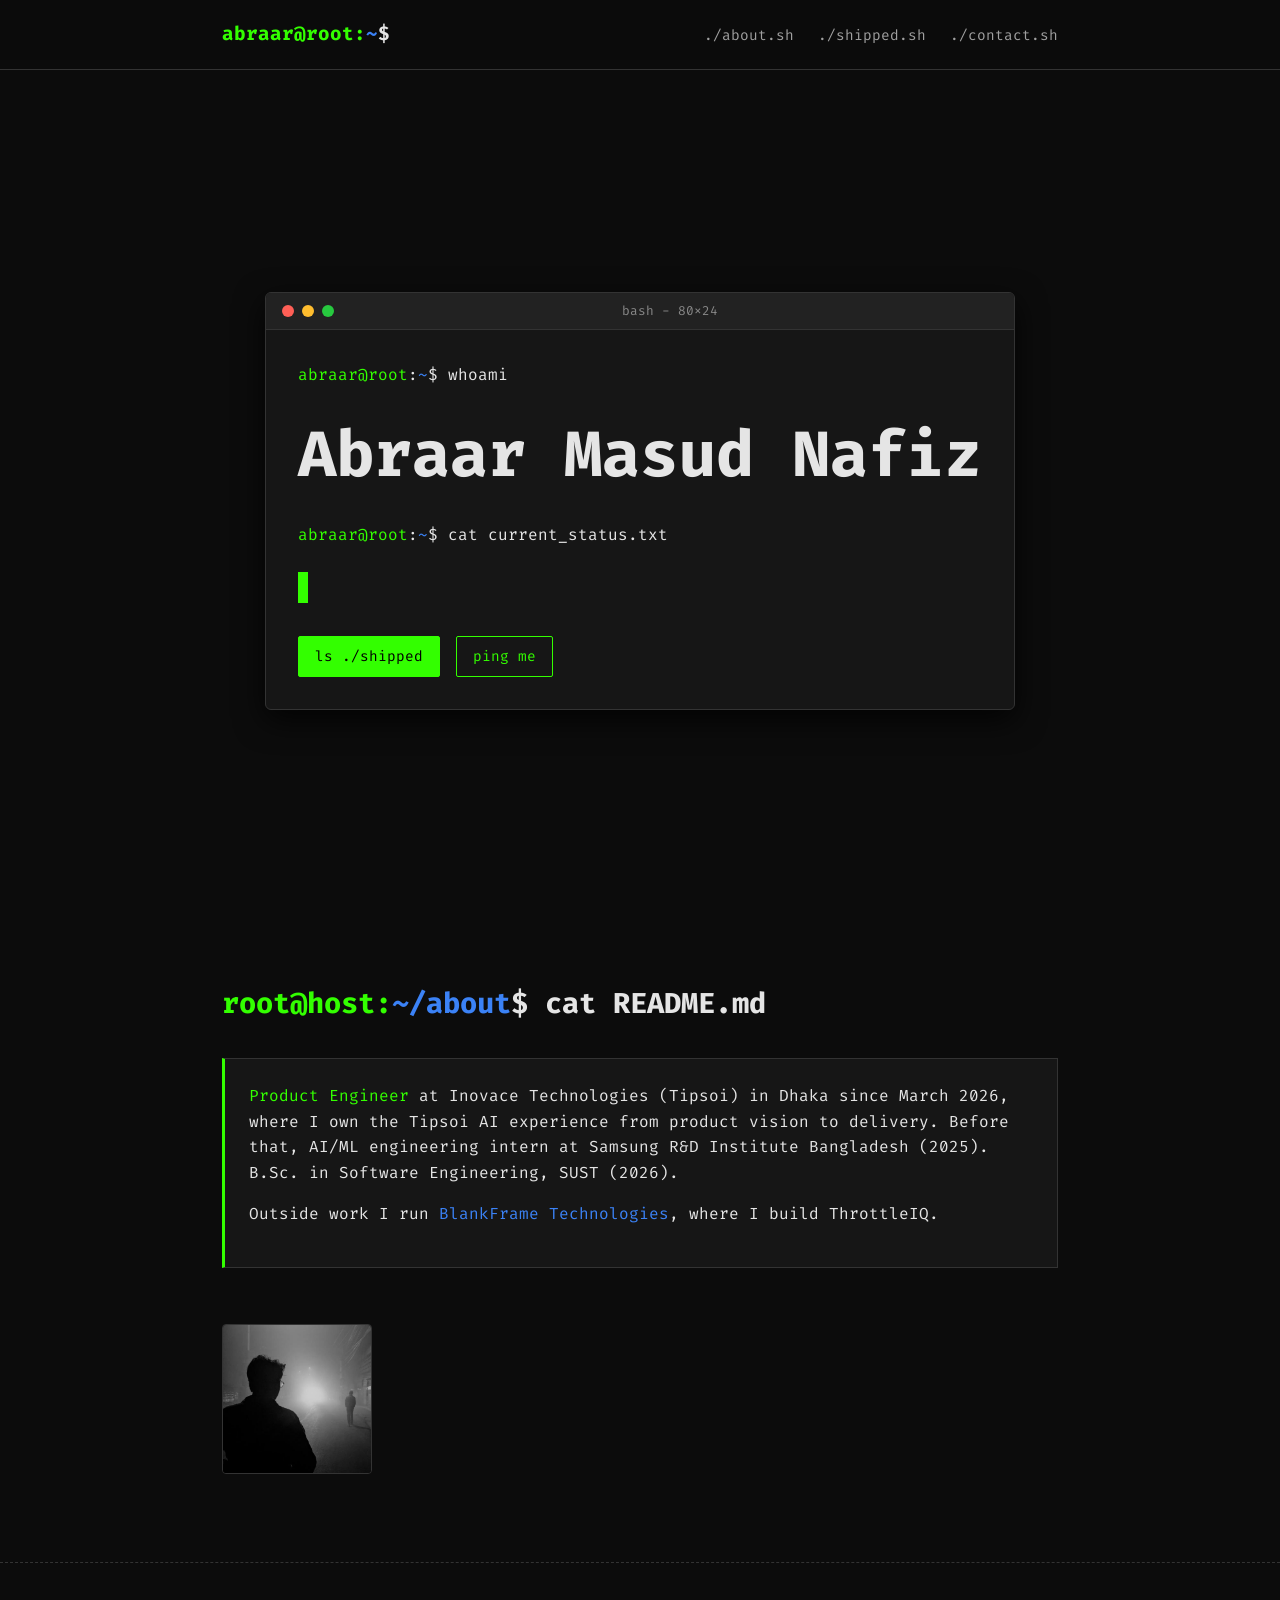
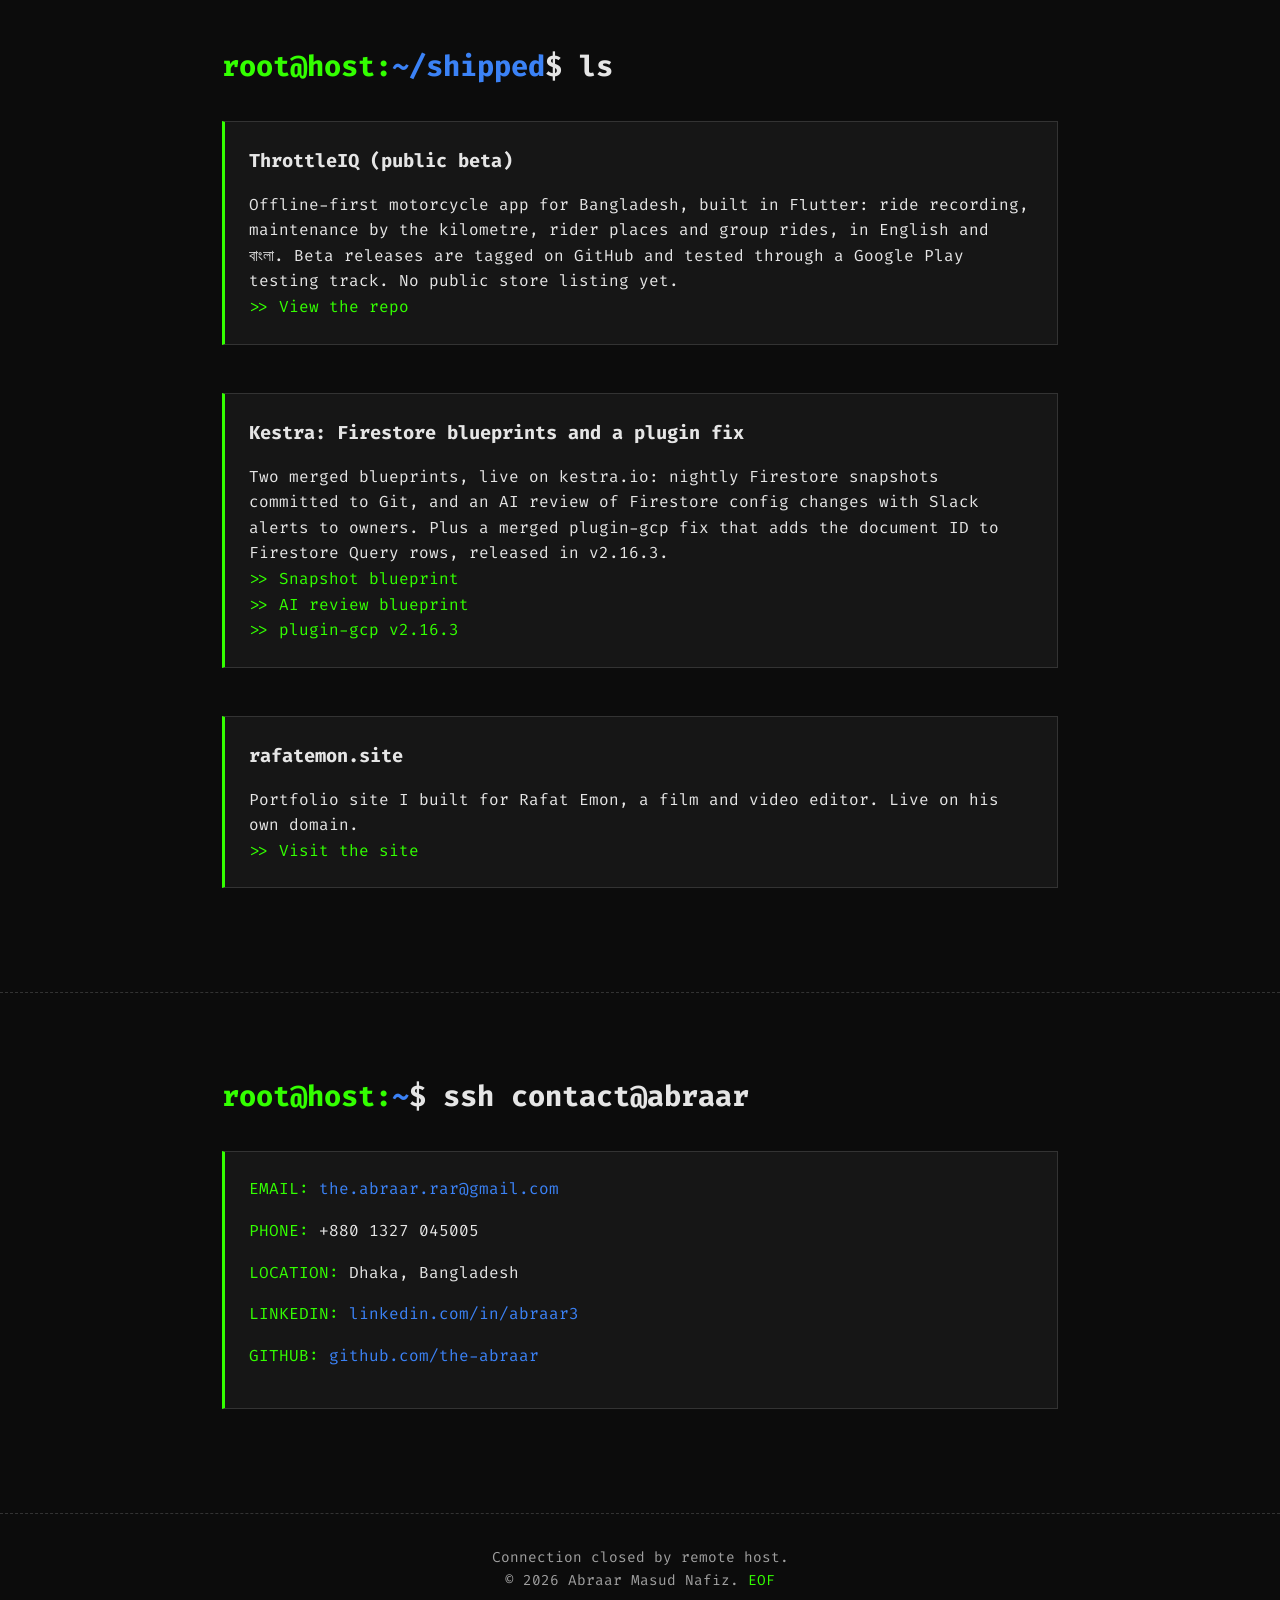
<file: index.html>
<!DOCTYPE html>
<html lang="en">
<head>
  <meta charset="UTF-8">
  <meta name="viewport" content="width=device-width, initial-scale=1.0">
  <title>Abraar Masud Nafiz - Product Engineer</title>
  <meta name="description" content="Abraar Masud Nafiz, Product Engineer at Tipsoi in Dhaka and founder of BlankFrame Technologies: what he has shipped, and how to reach him.">
  <link rel="stylesheet" href="./styles.css">
  <link rel="icon" type="image/png" href="./assets/logo.png">
</head>
<body>

  <!-- Navigation -->
  <nav>
    <div class="container nav-container">
      <a href="#" class="logo">
        <span class="logo-prompt">abraar@root:</span><span class="logo-dir">~</span>$ 
      </a>
      <button class="hamburger">☰</button>
      <ul class="nav-links">
        <li><a href="#about">./about.sh</a></li>
        <li><a href="#projects">./shipped.sh</a></li>
        <li><a href="#contact">./contact.sh</a></li>
      </ul>
    </div>
  </nav>

  <!-- Hero Section -->
  <section class="hero" id="home">
    <div class="container hero-content">
      <div class="terminal-window">
        <div class="terminal-header">
          <span class="btn-close"></span>
          <span class="btn-min"></span>
          <span class="btn-max"></span>
          <span class="terminal-title">bash - 80x24</span>
        </div>
        <div class="terminal-body">
          <p class="mono"><span class="accent-green">abraar@root</span>:<span class="accent-blue">~</span>$ whoami</p>
          <h1>Abraar Masud Nafiz</h1>
          <p class="mono"><span class="accent-green">abraar@root</span>:<span class="accent-blue">~</span>$ cat current_status.txt</p>
          <p class="role-text">
             <span class="typing-container"><span class="typed-text"></span><span class="cursor">&nbsp;</span></span>
          </p>
          <div class="cta-buttons">
            <a href="#projects" class="btn btn-primary">ls ./shipped</a>
            <a href="#contact" class="btn btn-outline">ping me</a>
          </div>
        </div>
      </div>
    </div>
  </section>

  <!-- About Section -->
  <section class="about section" id="about">
    <div class="container about-content">
      <div class="about-text">
        <h2><span class="logo-prompt">root@host:</span><span class="logo-dir">~/about</span>$ cat README.md</h2>
        <div class="terminal-panel">
          <p>
            <span class="accent-green">Product Engineer</span> at Inovace Technologies (Tipsoi) in Dhaka since March 2026, where I own the Tipsoi AI experience from product vision to delivery.
            Before that, AI/ML engineering intern at Samsung R&amp;D Institute Bangladesh (2025). B.Sc. in Software Engineering, SUST (2026).
          </p>
          <p>
            Outside work I run <a href="https://www.blankframe.tech" target="_blank" rel="noopener" class="accent-blue">BlankFrame Technologies</a>, where I build ThrottleIQ.
          </p>
        </div>
      </div>
      <div class="about-image ascii-art mono">
        <img src="./assets/ProfilePic.jpeg" alt="Abraar Masud Nafiz">
      </div>
    </div>
  </section>

  <!-- Shipped Section -->
  <section class="projects section" id="projects">
    <div class="container">
      <h2><span class="logo-prompt">root@host:</span><span class="logo-dir">~/shipped</span>$ ls</h2>
      <div class="projects-grid">

        <div class="project-card terminal-panel">
          <h3>ThrottleIQ (public beta)</h3>
          <div class="project-description mono">
            Offline-first motorcycle app for Bangladesh, built in Flutter: ride recording, maintenance by the kilometre, rider places and group rides, in English and বাংলা. Beta releases are tagged on GitHub and tested through a Google Play testing track. No public store listing yet.
          </div>
          <a href="https://github.com/blankframe-tech/ThrottleIQ" target="_blank" rel="noopener" class="accent-green">>> View the repo</a>
        </div>

        <div class="project-card terminal-panel">
          <h3>Kestra: Firestore blueprints and a plugin fix</h3>
          <div class="project-description mono">
            Two merged blueprints, live on kestra.io: nightly Firestore snapshots committed to Git, and an AI review of Firestore config changes with Slack alerts to owners. Plus a merged plugin-gcp fix that adds the document ID to Firestore Query rows, released in v2.16.3.
          </div>
          <a href="https://kestra.io/blueprints/firestore-collection-git-snapshot" target="_blank" rel="noopener" class="accent-green">>> Snapshot blueprint</a><br>
          <a href="https://kestra.io/blueprints/firestore-snapshot-ai-change-review" target="_blank" rel="noopener" class="accent-green">>> AI review blueprint</a><br>
          <a href="https://github.com/kestra-io/plugin-gcp/releases/tag/v2.16.3" target="_blank" rel="noopener" class="accent-green">>> plugin-gcp v2.16.3</a>
        </div>

        <div class="project-card terminal-panel">
          <h3>rafatemon.site</h3>
          <div class="project-description mono">
            Portfolio site I built for Rafat Emon, a film and video editor. Live on his own domain.
          </div>
          <a href="https://rafatemon.site/" target="_blank" rel="noopener" class="accent-green">>> Visit the site</a>
        </div>

      </div>
    </div>
  </section>

  <!-- Contact Section -->
  <section class="contact section" id="contact">
    <div class="container contact-content">
      <h2><span class="logo-prompt">root@host:</span><span class="logo-dir">~</span>$ ssh contact@abraar</h2>
      <div class="terminal-panel">
        <div class="contact-info mono text-left">
          <p><span class="accent-green">EMAIL:</span> <a href="mailto:the.abraar.rar@gmail.com" class="accent-blue">the.abraar.rar@gmail.com</a></p>
          <p><span class="accent-green">PHONE:</span> +880 1327 045005</p>
          <p><span class="accent-green">LOCATION:</span> Dhaka, Bangladesh</p>
          <p><span class="accent-green">LINKEDIN:</span> <a href="https://linkedin.com/in/abraar3" target="_blank" rel="noopener" class="accent-blue">linkedin.com/in/abraar3</a></p>
          <p><span class="accent-green">GITHUB:</span> <a href="https://github.com/the-abraar" target="_blank" rel="noopener" class="accent-blue">github.com/the-abraar</a></p>
        </div>
      </div>
    </div>
  </section>

  <!-- Footer -->
  <footer>
    <div class="container mono">
      <p>Connection closed by remote host.</p>
      <p>&copy; 2026 Abraar Masud Nafiz. <span class="accent-green">EOF</span></p>
    </div>
  </footer>

  <!-- Products prompt -->
  <aside class="cookie-popup" id="products-popup" role="dialog" aria-label="See my products" hidden>
    <p class="mono"><span class="accent-green">$</span> ls ~/products</p>
    <p>I build products at BlankFrame. Want to see them?</p>
    <div class="popup-actions">
      <a class="popup-btn primary" href="https://www.blankframe.tech/#products" target="_blank" rel="noopener">See projects now &rarr;</a>
      <button class="popup-btn" id="popup-dismiss" type="button">Not now</button>
    </div>
  </aside>

  <script src="./script.js"></script>
</body>
</html>
</file>
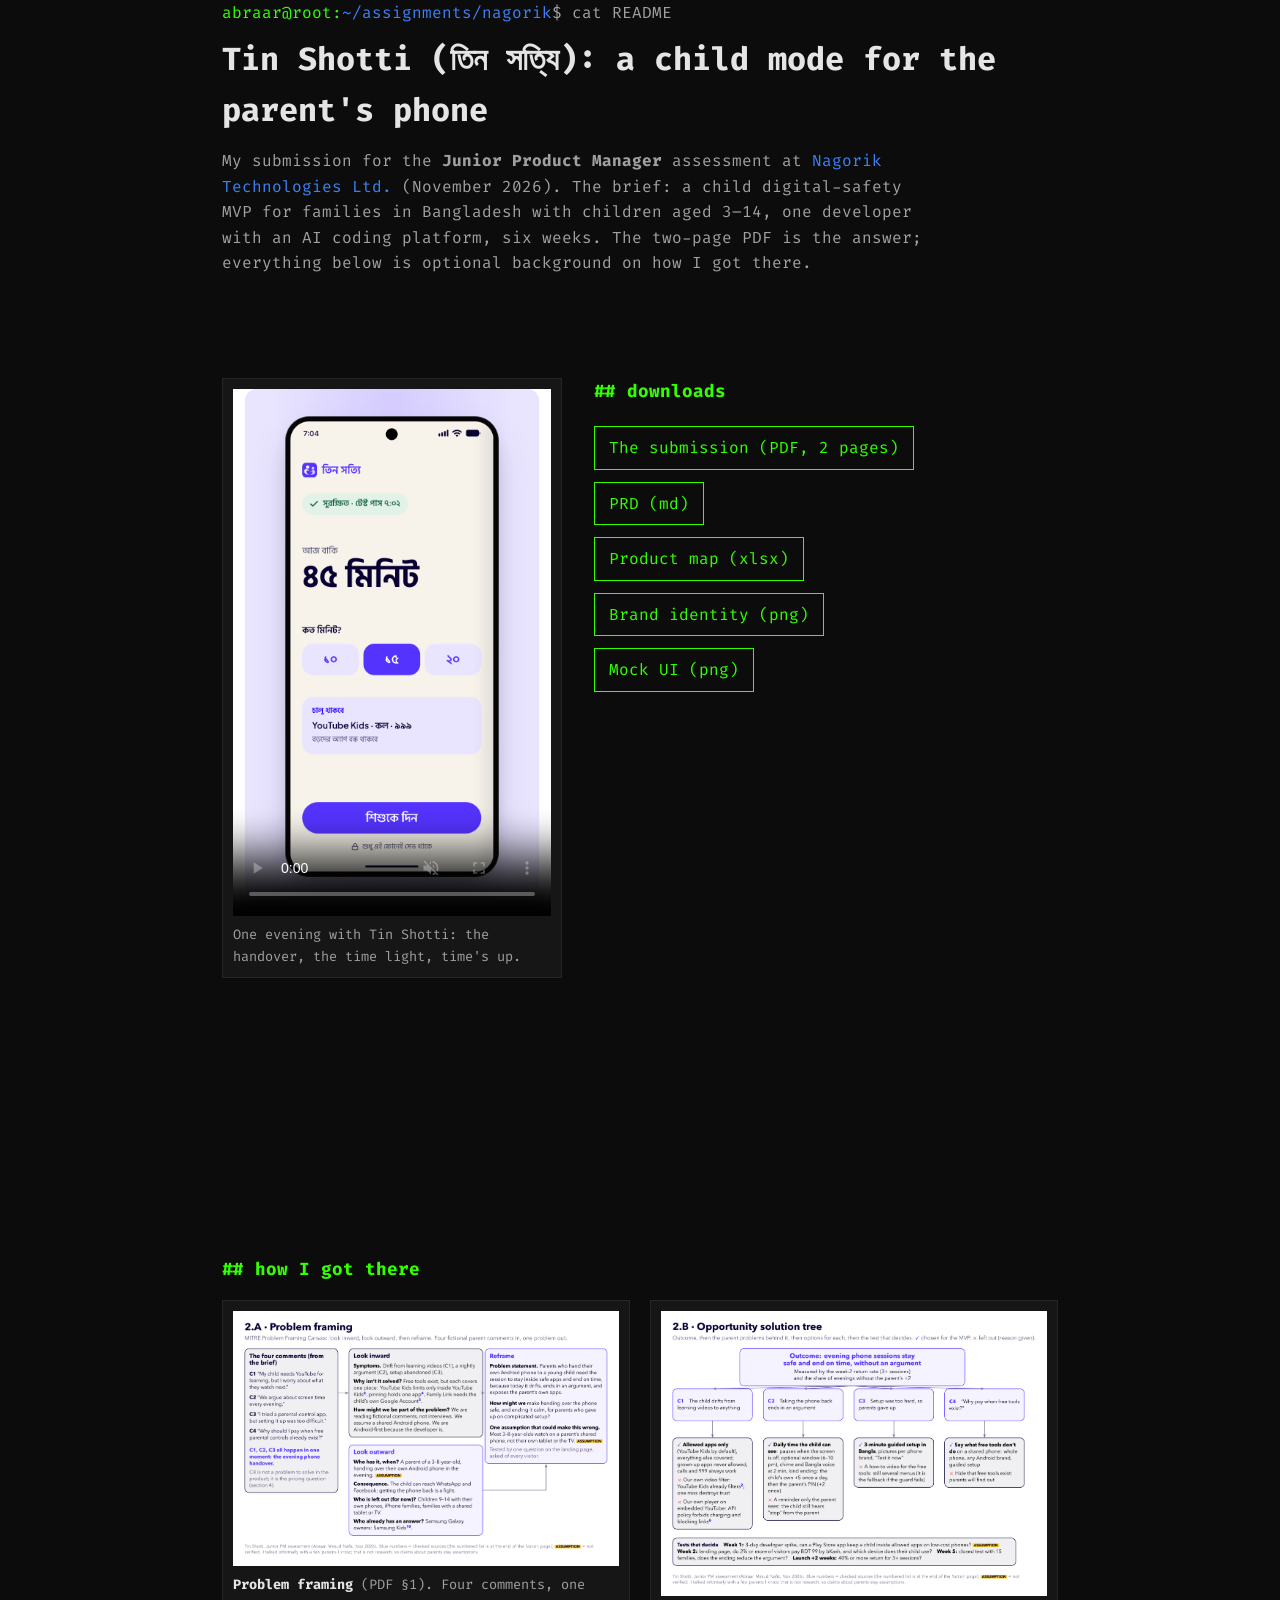
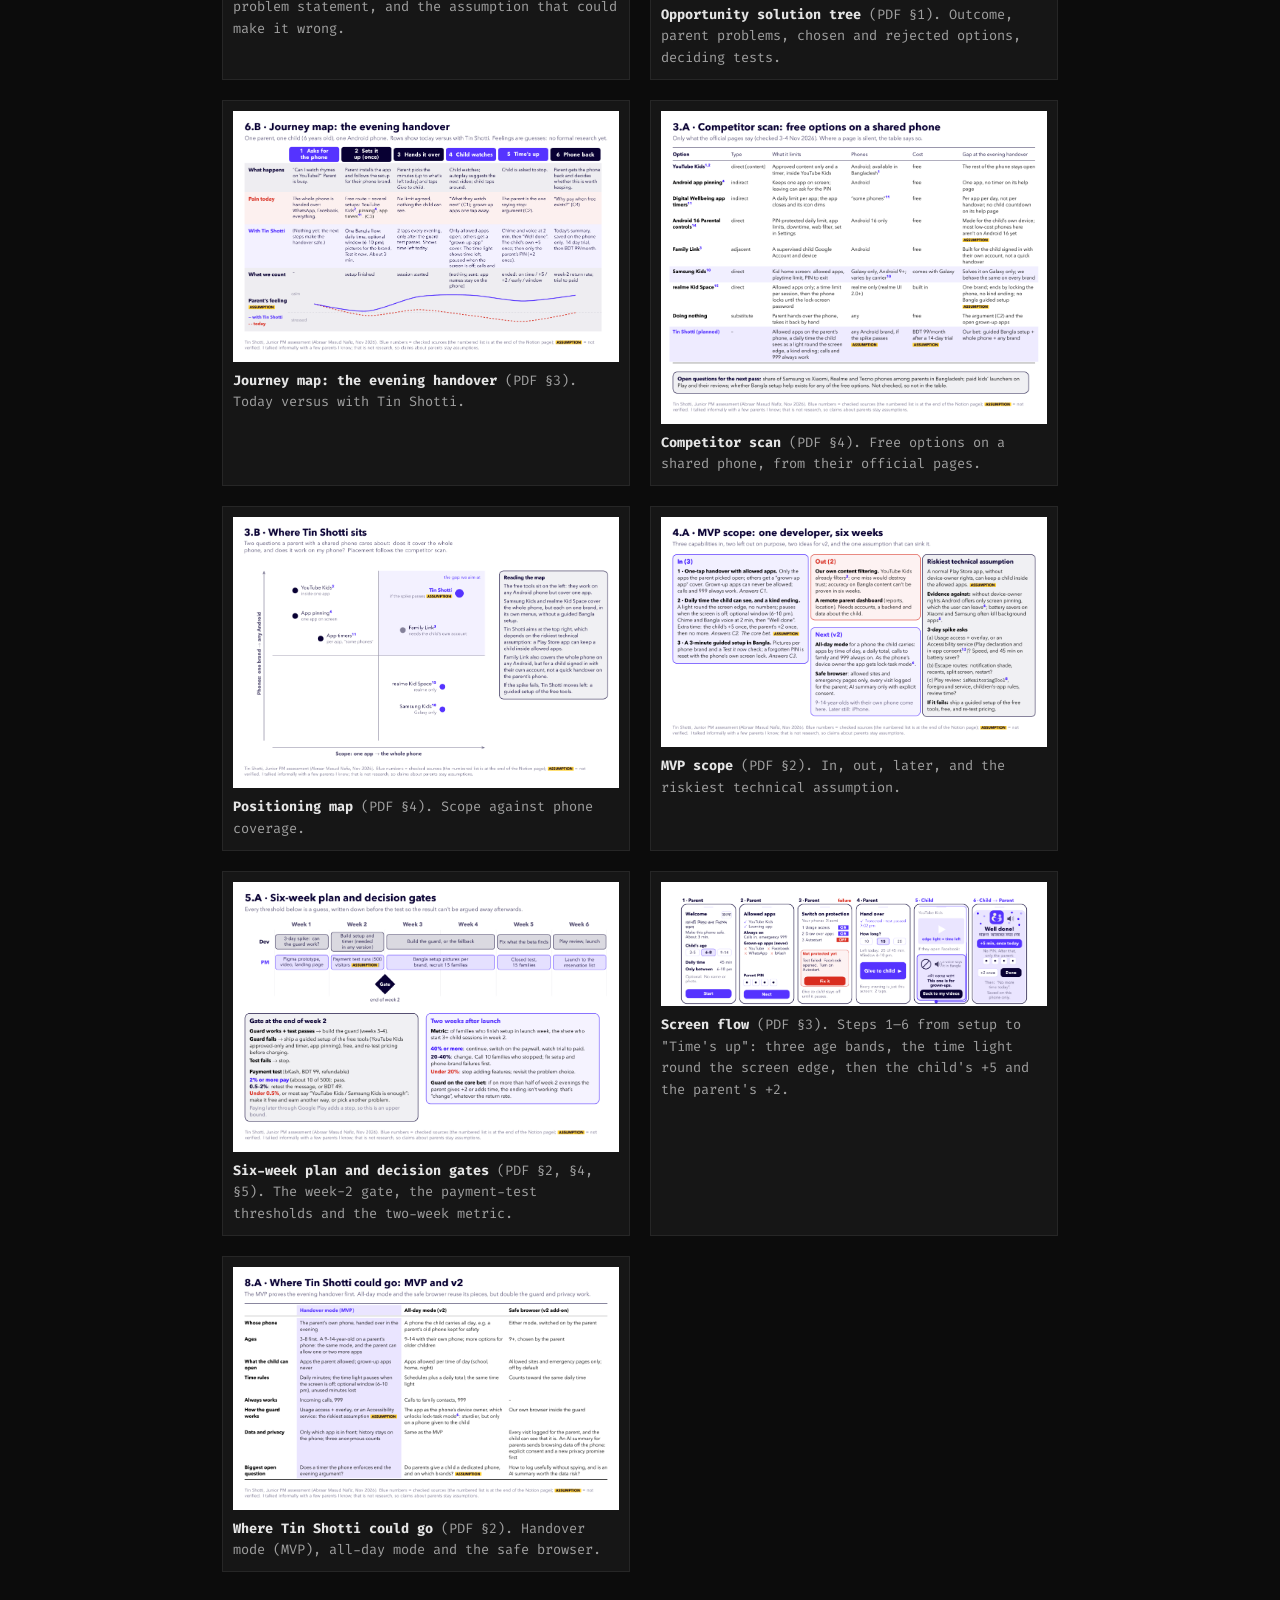
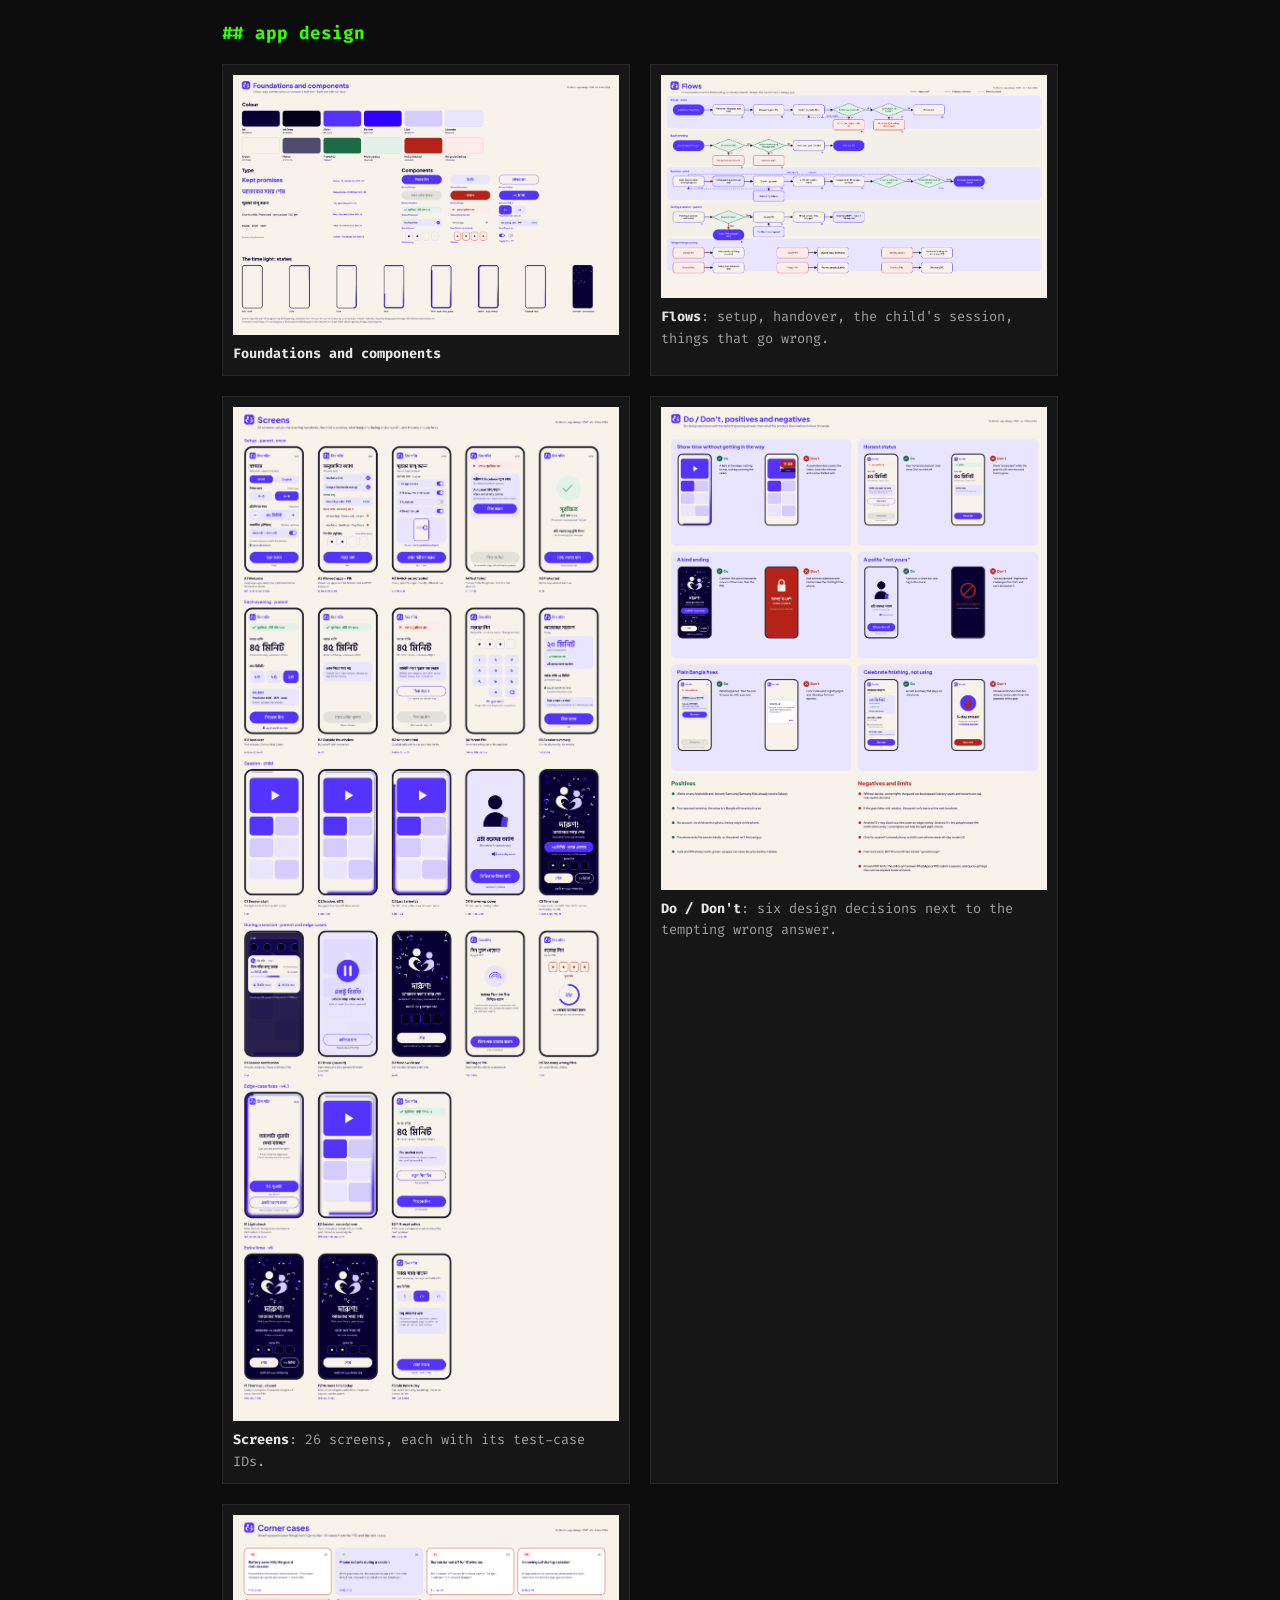
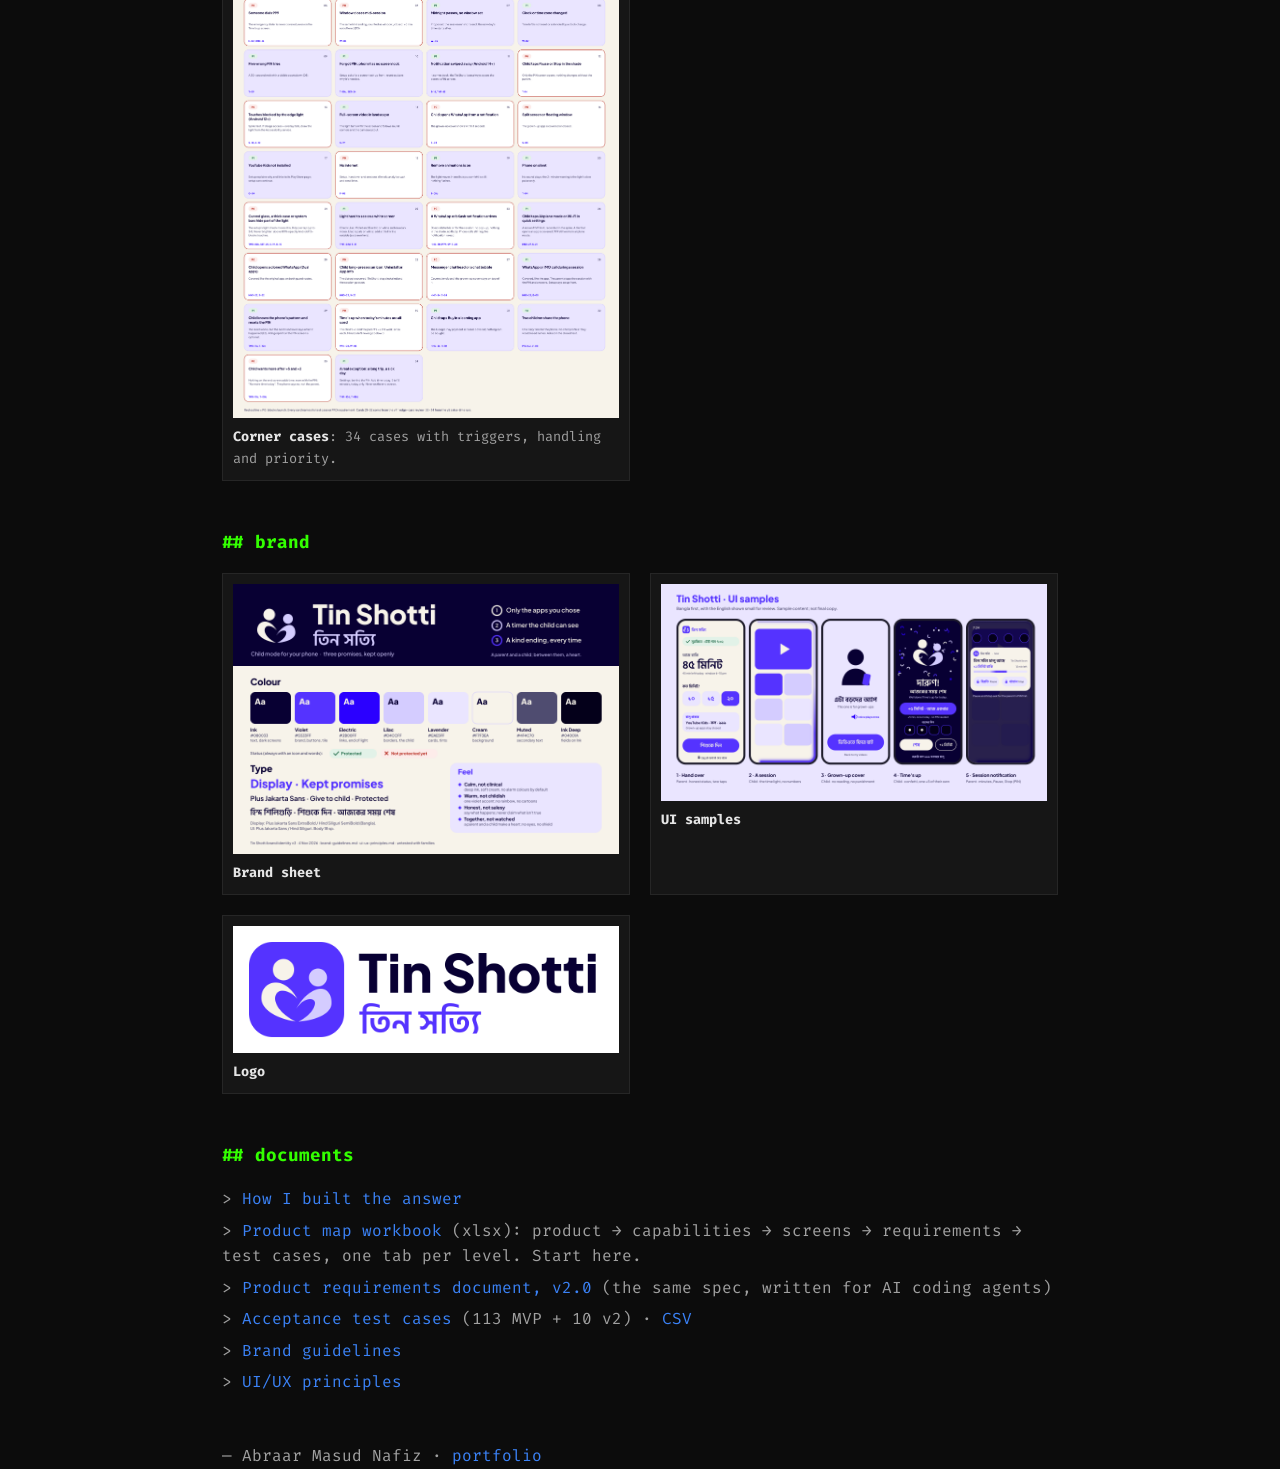
<file: assignment/nagorik/index.html>
<!DOCTYPE html>
<html lang="en">
<head>
  <meta charset="UTF-8">
  <meta name="viewport" content="width=device-width, initial-scale=1.0">
  <meta name="robots" content="noindex, nofollow">
  <title>Tin Shotti · Nagorik Junior PM Assessment</title>
  <meta name="description" content="Abraar Masud Nafiz's submission for the Junior Product Manager assessment at Nagorik Technologies.">
  <link rel="stylesheet" href="../../styles.css">
  <link rel="icon" type="image/png" href="../../assets/logo.png">
  <style>
    main { padding: 48px 0 80px; }
    h1 { font-size: clamp(1.4rem, 4vw, 2rem); margin: 8px 0 12px; }
    h2 { color: var(--accent-green); font-size: 1.1rem; margin: 48px 0 16px; }
    p, li { color: var(--text-secondary); }
    a { color: var(--accent-blue); }
    .lead { max-width: 70ch; }
    .btns { display: flex; flex-wrap: wrap; gap: 12px; margin: 20px 0; }
    .btns a { border: 1px solid var(--accent-green); color: var(--accent-green); padding: 8px 14px; text-decoration: none; }
    .btns a:hover, .btns a:focus-visible { background: var(--accent-green); color: var(--bg-color); }
    .hero { display: grid; grid-template-columns: minmax(0, 340px) 1fr; gap: 32px; align-items: start; margin-top: 32px; }
    .hero h2 { margin-top: 0; }
    .hero .btns { flex-direction: column; align-items: flex-start; }
    .demo video { width: 100%; height: auto; display: block; background: #000; }
    @media (max-width: 640px) { .hero { grid-template-columns: 1fr; } .demo { max-width: 340px; } }
    .grid { display: grid; grid-template-columns: repeat(auto-fill, minmax(280px, 1fr)); gap: 20px; }
    figure { background: var(--bg-panel); border: 1px solid #262626; padding: 10px; margin: 0; }
    figure img { width: 100%; height: auto; display: block; background: #fff; }
    figcaption { font-size: .85rem; color: var(--text-secondary); margin-top: 8px; }
    figcaption b { color: var(--text-primary); }
    ul.docs { list-style: none; padding: 0; }
    ul.docs li { margin: 6px 0; }
  </style>
</head>
<body>
<main class="container">
  <p><span class="logo-prompt">abraar@root:</span><span class="logo-dir">~/assignments/nagorik</span>$ cat README</p>
  <h1>Tin Shotti (তিন সত্যি): a child mode for the parent's phone</h1>
  <p class="lead">My submission for the <b>Junior Product Manager</b> assessment at <a href="https://www.nagorik.tech">Nagorik Technologies Ltd.</a> (November 2026). The brief: a child digital-safety MVP for families in Bangladesh with children aged 3–14, one developer with an AI coding platform, six weeks. The two-page PDF is the answer; everything below is optional background on how I got there.</p>
  <section class="hero">
    <figure class="demo">
      <video src="stageshow/tin-shotti-demo.mp4" poster="stageshow/still-handover.png" width="800" height="1400" autoplay muted loop playsinline controls aria-label="Tin Shotti product demo"></video>
      <figcaption>One evening with Tin Shotti: the handover, the time light, time's up.</figcaption>
    </figure>
    <div>
      <h2>## downloads</h2>
      <div class="btns">
        <a href="Abraar_Masud_Nafiz_JuniorPM_Assessment.pdf" download>The submission (PDF, 2 pages)</a>
        <a href="docs/tin-shotti-prd.md" download>PRD (md)</a>
        <a href="docs/tin-shotti-product-map.xlsx" download>Product map (xlsx)</a>
        <a href="brand/brand-sheet.png" download>Brand identity (png)</a>
        <a href="brand/ui-samples.png" download>Mock UI (png)</a>
      </div>
    </div>
  </section>

  <h2>## how I got there</h2>
  <div class="grid">
    <figure><a href="notion/01-problem-framing.png"><img src="notion/01-problem-framing.png" alt="Problem framing canvas" loading="lazy"></a><figcaption><b>Problem framing</b> (PDF §1). Four comments, one problem statement, and the assumption that could make it wrong.</figcaption></figure>
    <figure><a href="notion/02-opportunity-tree.png"><img src="notion/02-opportunity-tree.png" alt="Opportunity solution tree" loading="lazy"></a><figcaption><b>Opportunity solution tree</b> (PDF §1). Outcome, parent problems, chosen and rejected options, deciding tests.</figcaption></figure>
    <figure><a href="notion/03-journey-map.png"><img src="notion/03-journey-map.png" alt="Journey map of the evening handover" loading="lazy"></a><figcaption><b>Journey map: the evening handover</b> (PDF §3). Today versus with Tin Shotti.</figcaption></figure>
    <figure><a href="notion/04-competitor-scan.png"><img src="notion/04-competitor-scan.png" alt="Competitor scan" loading="lazy"></a><figcaption><b>Competitor scan</b> (PDF §4). Free options on a shared phone, from their official pages.</figcaption></figure>
    <figure><a href="notion/05-positioning-map.png"><img src="notion/05-positioning-map.png" alt="Positioning map" loading="lazy"></a><figcaption><b>Positioning map</b> (PDF §4). Scope against phone coverage.</figcaption></figure>
    <figure><a href="notion/06-mvp-scope.png"><img src="notion/06-mvp-scope.png" alt="MVP scope" loading="lazy"></a><figcaption><b>MVP scope</b> (PDF §2). In, out, later, and the riskiest technical assumption.</figcaption></figure>
    <figure><a href="notion/07-plan-and-gates.png"><img src="notion/07-plan-and-gates.png" alt="Six-week plan and decision gates" loading="lazy"></a><figcaption><b>Six-week plan and decision gates</b> (PDF §2, §4, §5). The week-2 gate, the payment-test thresholds and the two-week metric.</figcaption></figure>
    <figure><a href="notion/08-screen-flow.png"><img src="notion/08-screen-flow.png" alt="Screen flow" loading="lazy"></a><figcaption><b>Screen flow</b> (PDF §3). Steps 1–6 from setup to "Time's up": three age bands, the time light round the screen edge, then the child's +5 and the parent's +2.</figcaption></figure>
    <figure><a href="notion/09-product-modes.png"><img src="notion/09-product-modes.png" alt="Product modes" loading="lazy"></a><figcaption><b>Where Tin Shotti could go</b> (PDF §2). Handover mode (MVP), all-day mode and the safe browser.</figcaption></figure>
  </div>

  <h2>## app design</h2>
  <div class="grid">
    <figure><a href="design/2-foundations.png"><img src="design/2-foundations.png" alt="Foundations and components" loading="lazy"></a><figcaption><b>Foundations and components</b></figcaption></figure>
    <figure><a href="design/3-flows.png"><img src="design/3-flows.png" alt="User flows" loading="lazy"></a><figcaption><b>Flows</b>: setup, handover, the child's session, things that go wrong.</figcaption></figure>
    <figure><a href="design/4-screens.png"><img src="design/4-screens.png" alt="26 app screens" loading="lazy"></a><figcaption><b>Screens</b>: 26 screens, each with its test-case IDs.</figcaption></figure>
    <figure><a href="design/5-do-dont.png"><img src="design/5-do-dont.png" alt="Do and don't design decisions" loading="lazy"></a><figcaption><b>Do / Don't</b>: six design decisions next to the tempting wrong answer.</figcaption></figure>
    <figure><a href="design/6-corner-cases.png"><img src="design/6-corner-cases.png" alt="Corner cases" loading="lazy"></a><figcaption><b>Corner cases</b>: 34 cases with triggers, handling and priority.</figcaption></figure>
  </div>

  <h2>## brand</h2>
  <div class="grid">
    <figure><a href="brand/brand-sheet.png"><img src="brand/brand-sheet.png" alt="Brand sheet" loading="lazy"></a><figcaption><b>Brand sheet</b></figcaption></figure>
    <figure><a href="brand/ui-samples.png"><img src="brand/ui-samples.png" alt="UI samples" loading="lazy"></a><figcaption><b>UI samples</b></figcaption></figure>
    <figure><a href="brand/tin-shotti-logo-horizontal.png"><img src="brand/tin-shotti-logo-horizontal.png" alt="Tin Shotti logo" loading="lazy"></a><figcaption><b>Logo</b></figcaption></figure>
  </div>

  <h2>## documents</h2>
  <ul class="docs">
    <li>&gt; <a href="approach/">How I built the answer</a></li>
    <li>&gt; <a href="docs/tin-shotti-product-map.xlsx">Product map workbook</a> (xlsx): product → capabilities → screens → requirements → test cases, one tab per level. Start here.</li>
    <li>&gt; <a href="prd/">Product requirements document, v2.0</a> (the same spec, written for AI coding agents)</li>
    <li>&gt; <a href="test-cases/">Acceptance test cases</a> (113 MVP + 10 v2) · <a href="docs/test-cases.csv">CSV</a></li>
    <li>&gt; <a href="brand-guidelines/">Brand guidelines</a></li>
    <li>&gt; <a href="ui-ux-principles/">UI/UX principles</a></li>
  </ul>

  <p style="margin-top:48px">— Abraar Masud Nafiz · <a href="../../">portfolio</a></p>
</main>
</body>
</html>
</file>
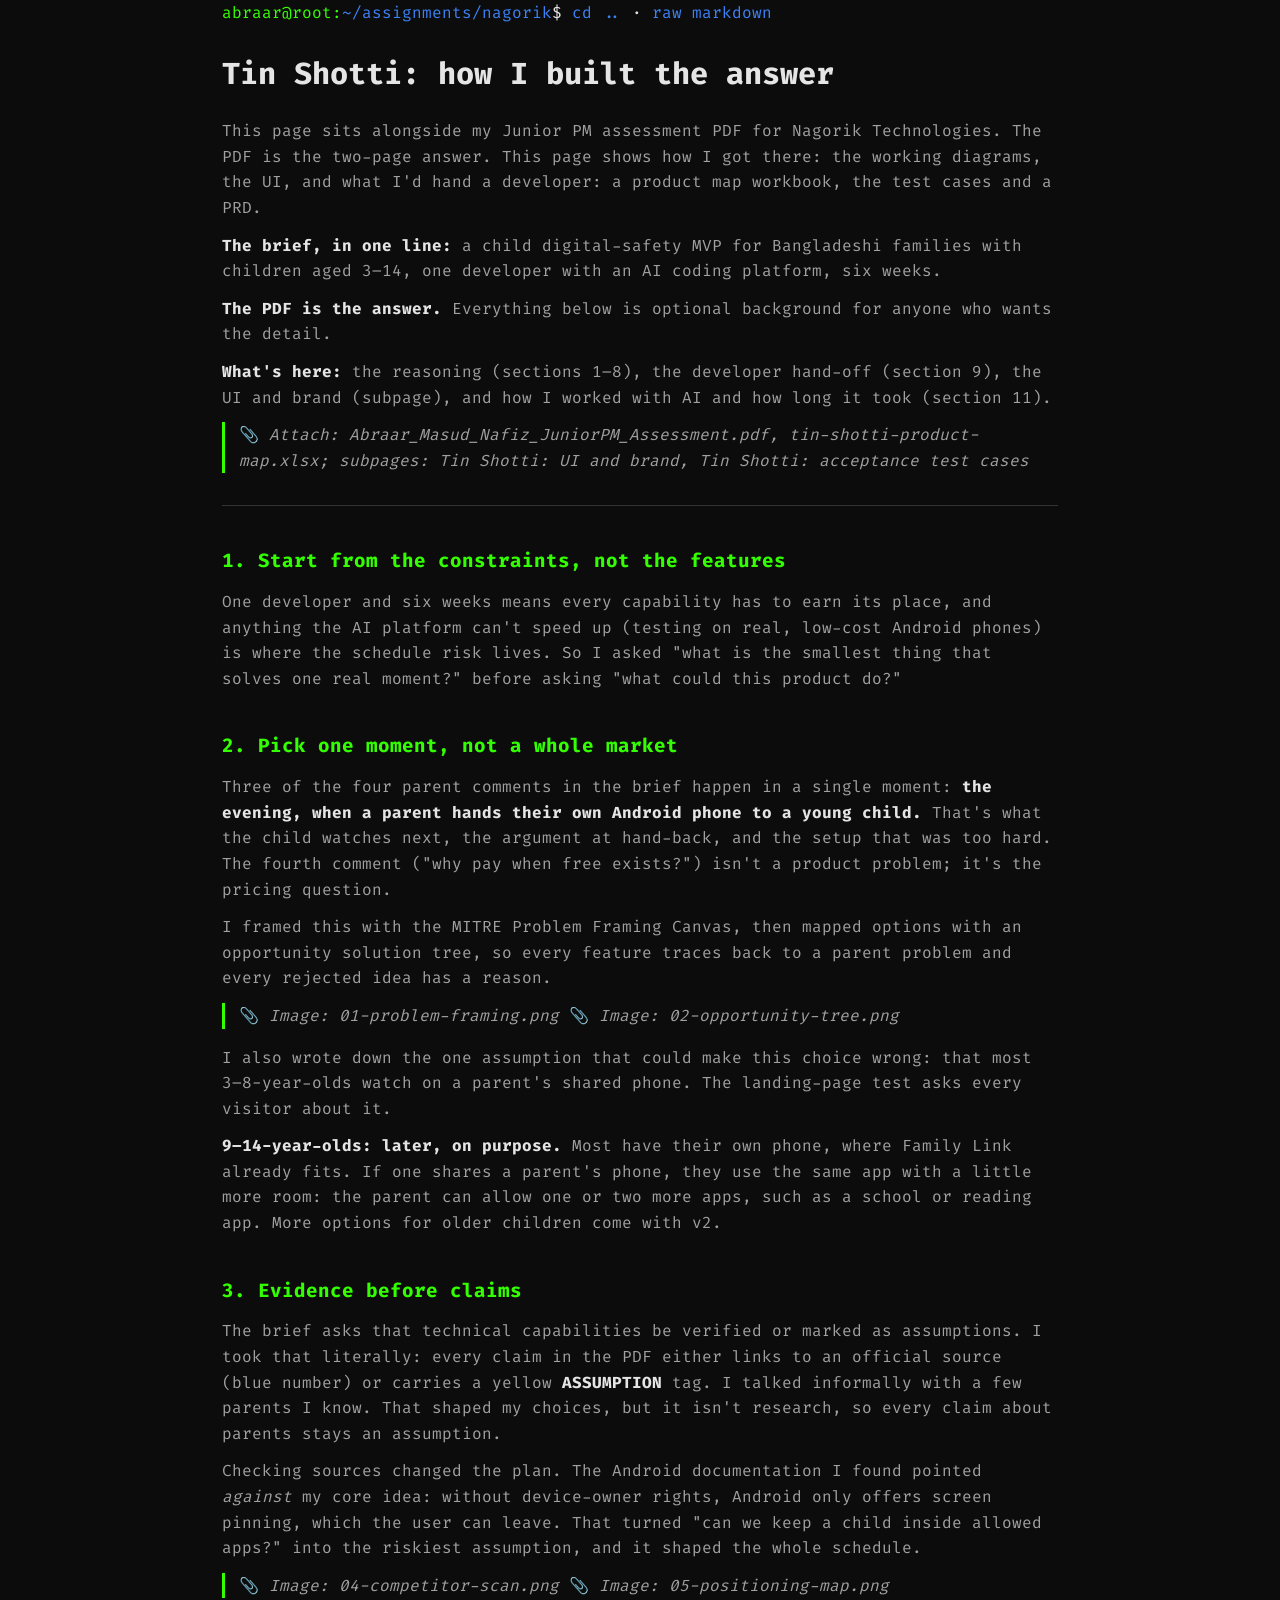
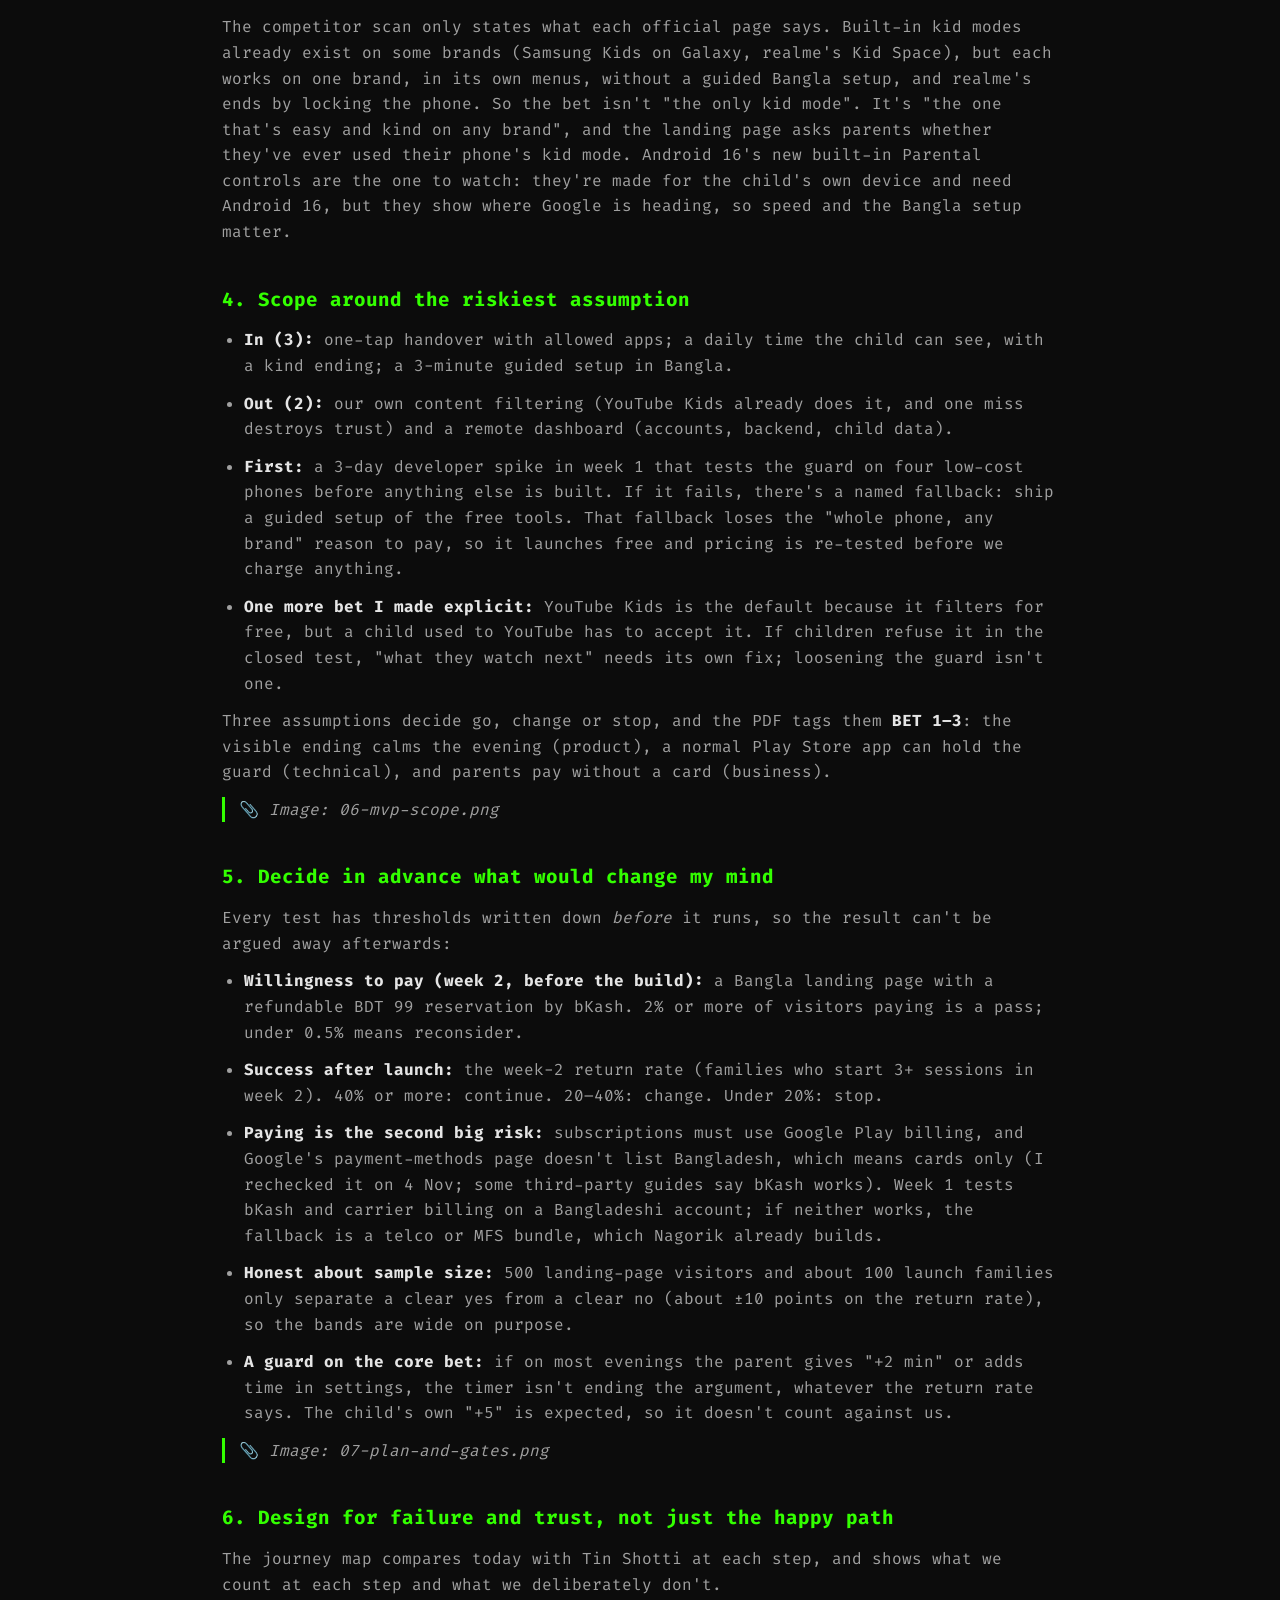
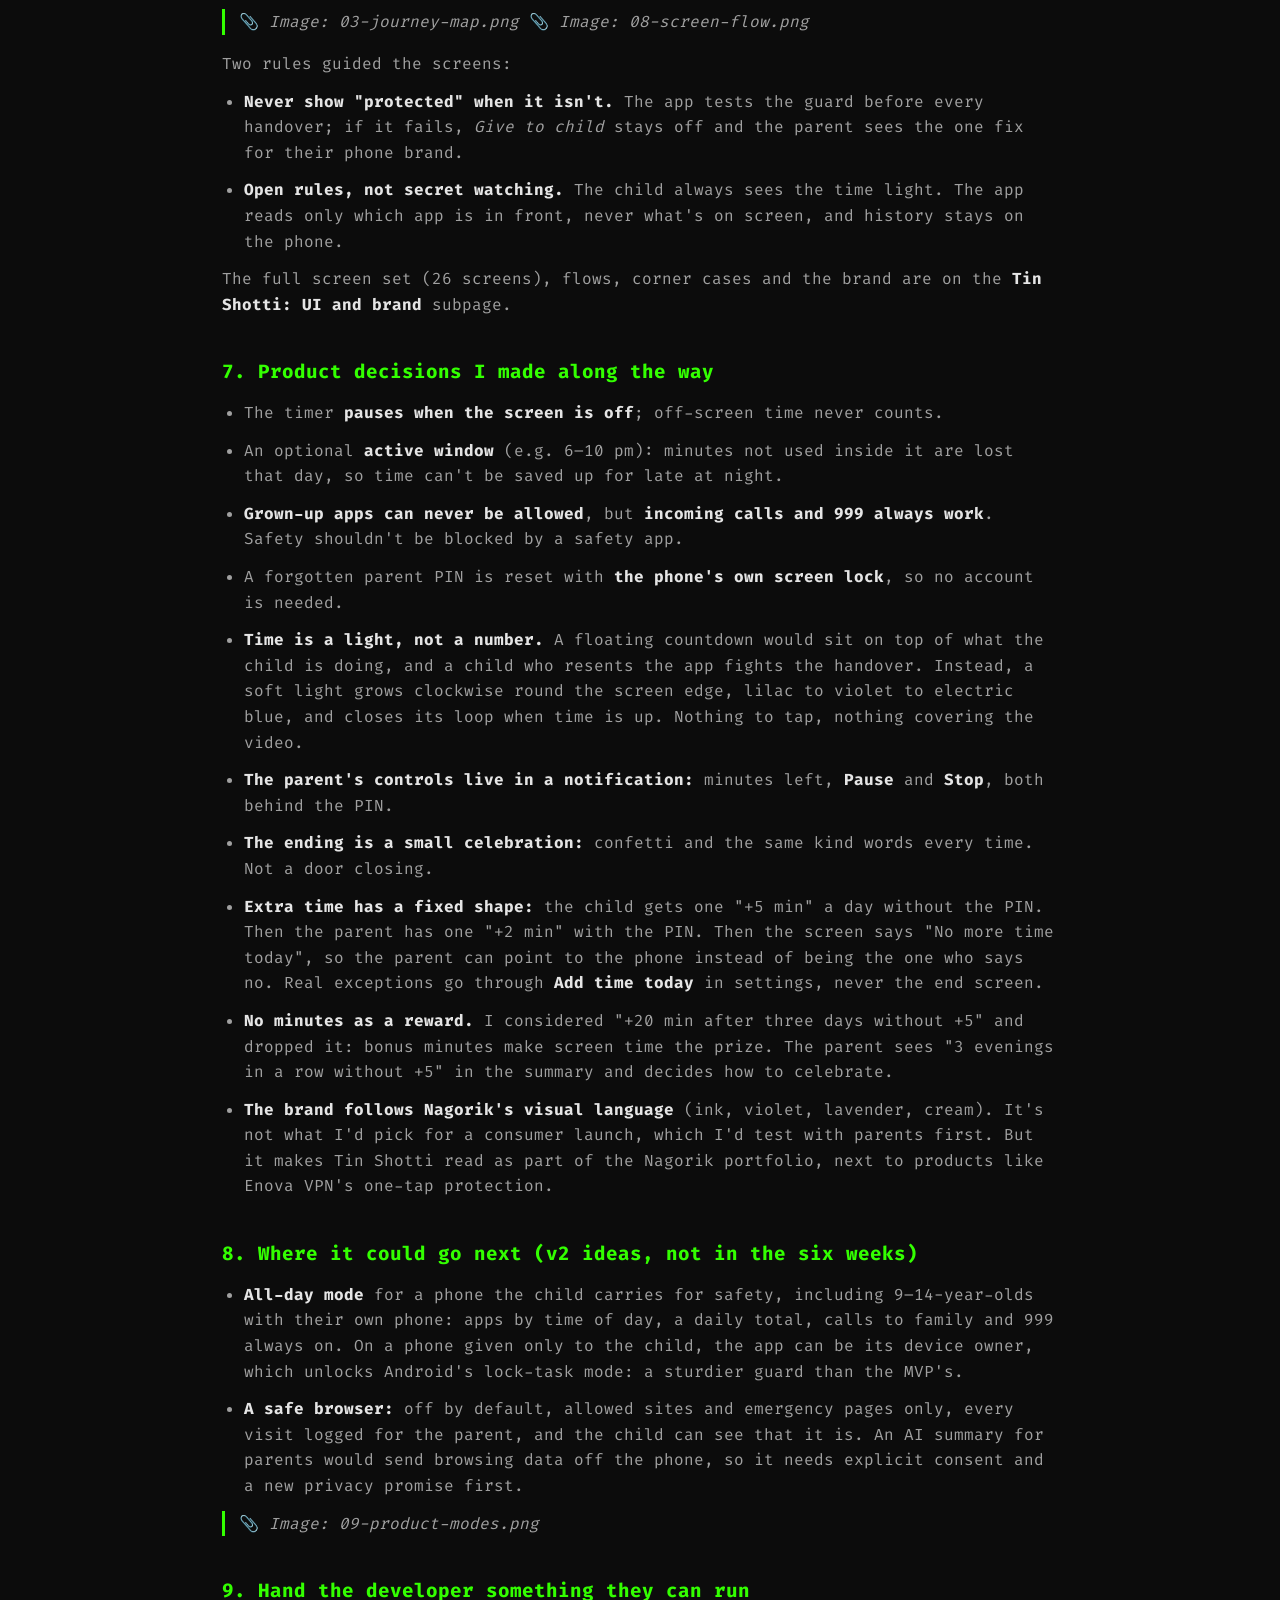
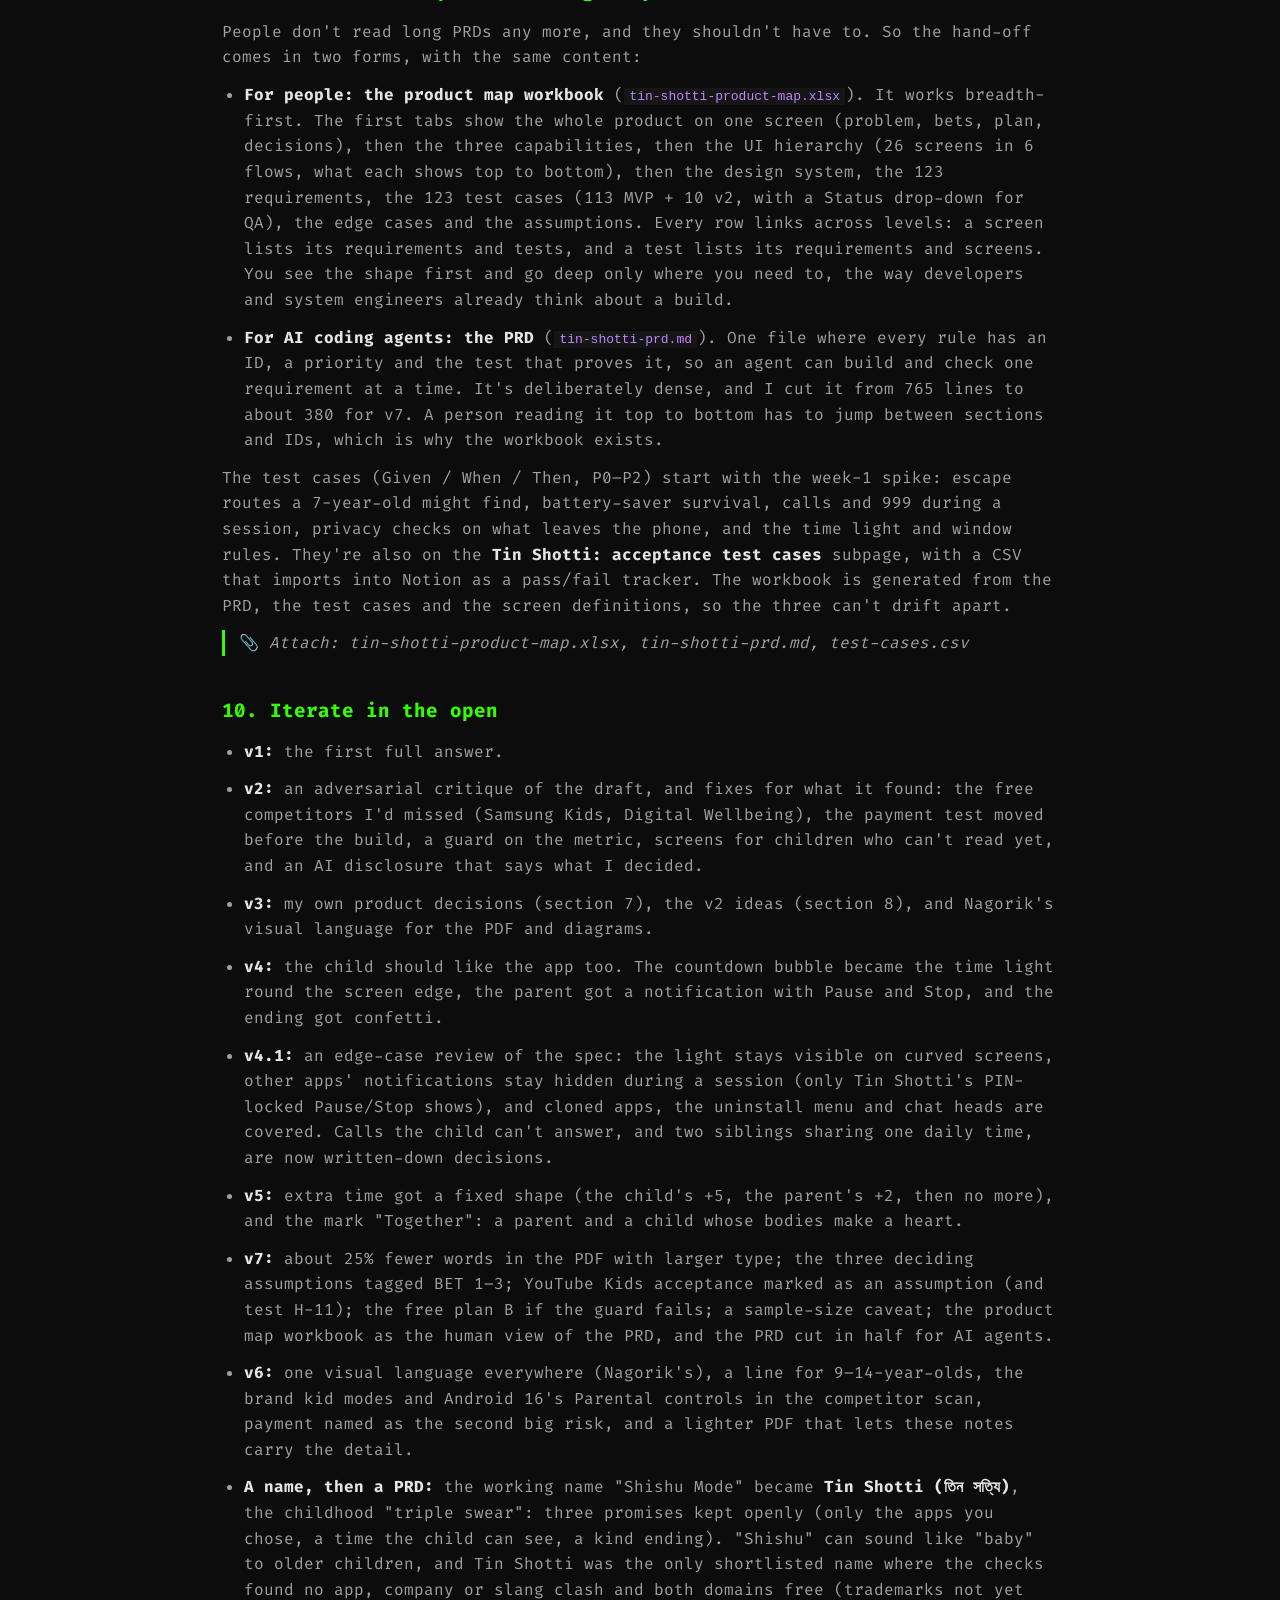
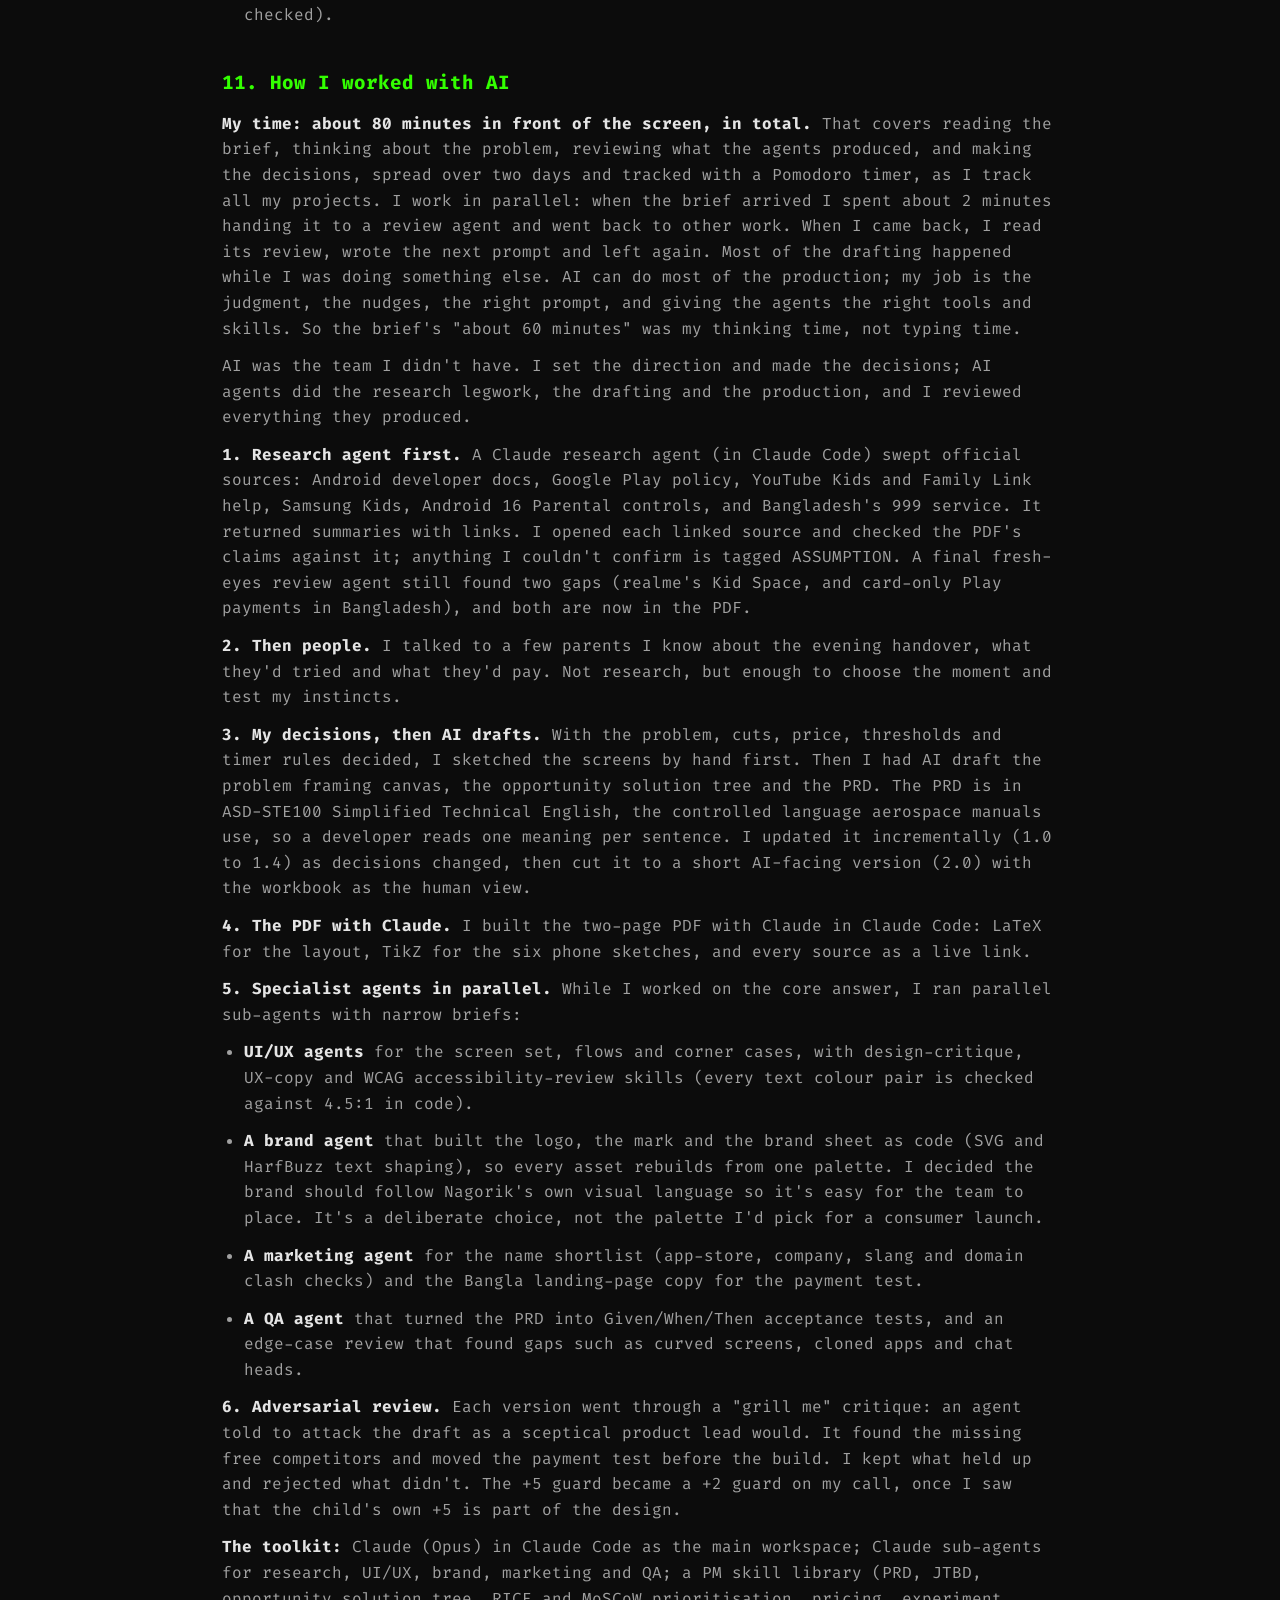
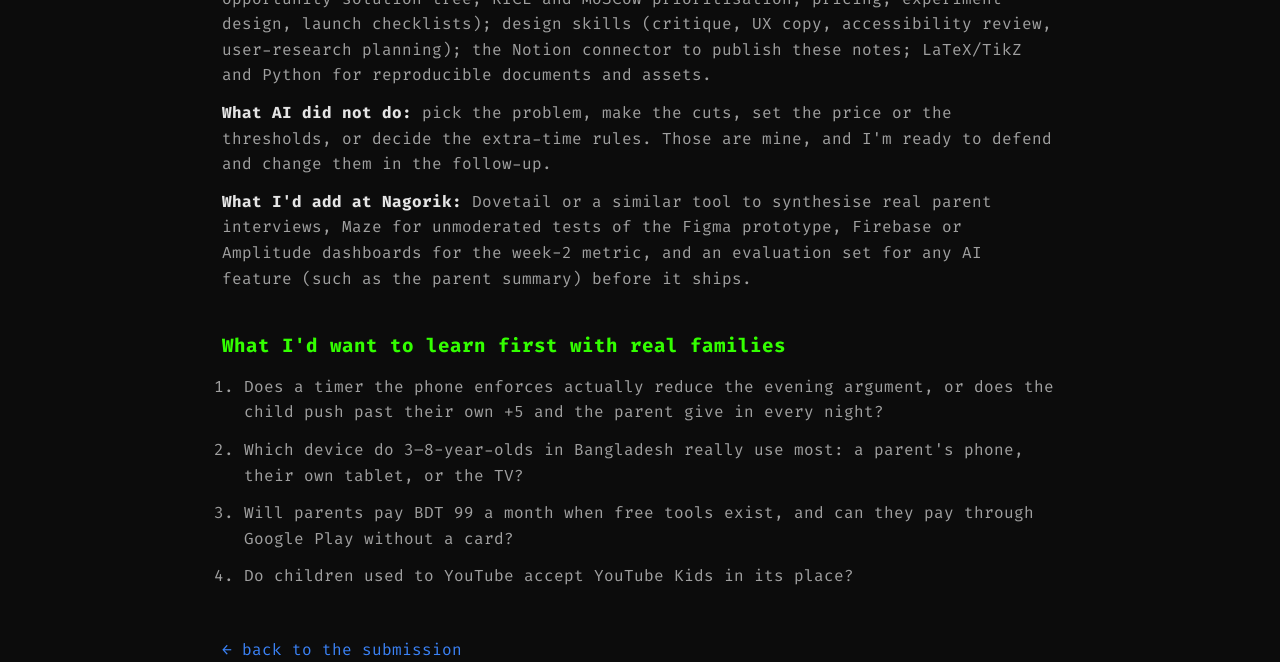
<file: assignment/nagorik/approach/index.html>
<!DOCTYPE html>
<html lang="en">
<head>
  <meta charset="UTF-8">
  <meta name="viewport" content="width=device-width, initial-scale=1.0">
  <meta name="robots" content="noindex, nofollow">
  <title>Tin Shotti: how I built the answer</title>
  <link rel="stylesheet" href="../../../styles.css">
  <link rel="icon" type="image/png" href="../../../assets/logo.png">
  <style>
    main { padding: 40px 0 80px; max-width: 960px; }
    .crumbs a { color: var(--accent-blue); }
    .doc { margin-top: 24px; }
    .doc h1 { font-size: clamp(1.3rem, 4vw, 1.9rem); margin: 0 0 20px; }
    .doc h2 { color: var(--accent-green); font-size: 1.2rem; margin: 40px 0 12px; }
    .doc h3, .doc h4 { color: var(--text-primary); font-size: 1rem; margin: 28px 0 10px; }
    .doc p, .doc li { color: var(--text-secondary); margin-bottom: 12px; }
    .doc ul, .doc ol { padding-left: 1.4em; margin-bottom: 12px; }
    .doc a { color: var(--accent-blue); }
    .doc strong { color: var(--text-primary); }
    .doc code { background: var(--bg-panel); padding: 1px 5px; color: var(--accent-purple); }
    .doc pre { background: var(--bg-panel); padding: 12px; overflow-x: auto; margin-bottom: 16px; }
    .doc pre code { padding: 0; }
    .doc blockquote { border-left: 3px solid var(--accent-green); padding-left: 14px; margin: 0 0 16px; }
    .doc hr { border: 0; border-top: 1px solid #333; margin: 32px 0; }
    /* block + overflow so wide tables scroll on phones instead of widening the page */
    .doc table { display: block; overflow-x: auto; border-collapse: collapse; font-size: .85rem; margin-bottom: 20px; }
    .doc th, .doc td { border: 1px solid #333; padding: 6px 10px; text-align: left; vertical-align: top; color: var(--text-secondary); }
    .doc th { background: var(--bg-panel); color: var(--text-primary); }
  </style>
</head>
<body>
<main class="container">
  <p class="crumbs"><span class="logo-prompt">abraar@root:</span><span class="logo-dir">~/assignments/nagorik</span>$ <a href="../">cd ..</a> · <a href="../docs/my_product_building_approach.md">raw markdown</a></p>
  <article class="doc">
<h1 id="tin-shotti-how-i-built-the-answer">Tin Shotti: how I built the
answer</h1>
<p>This page sits alongside my Junior PM assessment PDF for Nagorik
Technologies. The PDF is the two-page answer. This page shows how I got
there: the working diagrams, the UI, and what I'd hand a developer: a
product map workbook, the test cases and a PRD.</p>
<p><strong>The brief, in one line:</strong> a child digital-safety MVP
for Bangladeshi families with children aged 3–14, one developer with an
AI coding platform, six weeks.</p>
<p><strong>The PDF is the answer.</strong> Everything below is optional
background for anyone who wants the detail.</p>
<p><strong>What's here:</strong> the reasoning (sections 1–8), the
developer hand-off (section 9), the UI and brand (subpage), and how I
worked with AI and how long it took (section 11).</p>
<blockquote>
<p>📎 <em>Attach: Abraar_Masud_Nafiz_JuniorPM_Assessment.pdf,
tin-shotti-product-map.xlsx; subpages: Tin Shotti: UI and brand, Tin
Shotti: acceptance test cases</em></p>
</blockquote>
<hr />
<h2 id="1-start-from-the-constraints-not-the-features">1. Start from the
constraints, not the features</h2>
<p>One developer and six weeks means every capability has to earn its
place, and anything the AI platform can't speed up (testing on real,
low-cost Android phones) is where the schedule risk lives. So I asked
"what is the smallest thing that solves one real moment?" before asking
"what could this product do?"</p>
<h2 id="2-pick-one-moment-not-a-whole-market">2. Pick one moment, not a
whole market</h2>
<p>Three of the four parent comments in the brief happen in a single
moment: <strong>the evening, when a parent hands their own Android phone
to a young child.</strong> That's what the child watches next, the
argument at hand-back, and the setup that was too hard. The fourth
comment ("why pay when free exists?") isn't a product problem; it's the
pricing question.</p>
<p>I framed this with the MITRE Problem Framing Canvas, then mapped
options with an opportunity solution tree, so every feature traces back
to a parent problem and every rejected idea has a reason.</p>
<blockquote>
<p>📎 <em>Image: 01-problem-framing.png</em> 📎 <em>Image:
02-opportunity-tree.png</em></p>
</blockquote>
<p>I also wrote down the one assumption that could make this choice
wrong: that most 3–8-year-olds watch on a parent's shared phone. The
landing-page test asks every visitor about it.</p>
<p><strong>9–14-year-olds: later, on purpose.</strong> Most have their
own phone, where Family Link already fits. If one shares a parent's
phone, they use the same app with a little more room: the parent can
allow one or two more apps, such as a school or reading app. More
options for older children come with v2.</p>
<h2 id="3-evidence-before-claims">3. Evidence before claims</h2>
<p>The brief asks that technical capabilities be verified or marked as
assumptions. I took that literally: every claim in the PDF either links
to an official source (blue number) or carries a yellow
<strong>ASSUMPTION</strong> tag. I talked informally with a few parents
I know. That shaped my choices, but it isn't research, so every claim
about parents stays an assumption.</p>
<p>Checking sources changed the plan. The Android documentation I found
pointed <em>against</em> my core idea: without device-owner rights,
Android only offers screen pinning, which the user can leave. That
turned "can we keep a child inside allowed apps?" into the riskiest
assumption, and it shaped the whole schedule.</p>
<blockquote>
<p>📎 <em>Image: 04-competitor-scan.png</em> 📎 <em>Image:
05-positioning-map.png</em></p>
</blockquote>
<p>The competitor scan only states what each official page says.
Built-in kid modes already exist on some brands (Samsung Kids on Galaxy,
realme's Kid Space), but each works on one brand, in its own menus,
without a guided Bangla setup, and realme's ends by locking the phone.
So the bet isn't "the only kid mode". It's "the one that's easy and kind
on any brand", and the landing page asks parents whether they've ever
used their phone's kid mode. Android 16's new built-in Parental controls
are the one to watch: they're made for the child's own device and need
Android 16, but they show where Google is heading, so speed and the
Bangla setup matter.</p>
<h2 id="4-scope-around-the-riskiest-assumption">4. Scope around the
riskiest assumption</h2>
<ul>
<li><strong>In (3):</strong> one-tap handover with allowed apps; a daily
time the child can see, with a kind ending; a 3-minute guided setup in
Bangla.</li>
<li><strong>Out (2):</strong> our own content filtering (YouTube Kids
already does it, and one miss destroys trust) and a remote dashboard
(accounts, backend, child data).</li>
<li><strong>First:</strong> a 3-day developer spike in week 1 that tests
the guard on four low-cost phones before anything else is built. If it
fails, there's a named fallback: ship a guided setup of the free tools.
That fallback loses the "whole phone, any brand" reason to pay, so it
launches free and pricing is re-tested before we charge anything.</li>
<li><strong>One more bet I made explicit:</strong> YouTube Kids is the
default because it filters for free, but a child used to YouTube has to
accept it. If children refuse it in the closed test, "what they watch
next" needs its own fix; loosening the guard isn't one.</li>
</ul>
<p>Three assumptions decide go, change or stop, and the PDF tags them
<strong>BET 1–3</strong>: the visible ending calms the evening
(product), a normal Play Store app can hold the guard (technical), and
parents pay without a card (business).</p>
<blockquote>
<p>📎 <em>Image: 06-mvp-scope.png</em></p>
</blockquote>
<h2 id="5-decide-in-advance-what-would-change-my-mind">5. Decide in
advance what would change my mind</h2>
<p>Every test has thresholds written down <em>before</em> it runs, so
the result can't be argued away afterwards:</p>
<ul>
<li><strong>Willingness to pay (week 2, before the build):</strong> a
Bangla landing page with a refundable BDT 99 reservation by bKash. 2% or
more of visitors paying is a pass; under 0.5% means reconsider.</li>
<li><strong>Success after launch:</strong> the week-2 return rate
(families who start 3+ sessions in week 2). 40% or more: continue.
20–40%: change. Under 20%: stop.</li>
<li><strong>Paying is the second big risk:</strong> subscriptions must
use Google Play billing, and Google's payment-methods page doesn't list
Bangladesh, which means cards only (I rechecked it on 4 Nov; some
third-party guides say bKash works). Week 1 tests bKash and carrier
billing on a Bangladeshi account; if neither works, the fallback is a
telco or MFS bundle, which Nagorik already builds.</li>
<li><strong>Honest about sample size:</strong> 500 landing-page visitors
and about 100 launch families only separate a clear yes from a clear no
(about ±10 points on the return rate), so the bands are wide on
purpose.</li>
<li><strong>A guard on the core bet:</strong> if on most evenings the
parent gives "+2 min" or adds time in settings, the timer isn't ending
the argument, whatever the return rate says. The child's own "+5" is
expected, so it doesn't count against us.</li>
</ul>
<blockquote>
<p>📎 <em>Image: 07-plan-and-gates.png</em></p>
</blockquote>
<h2 id="6-design-for-failure-and-trust-not-just-the-happy-path">6.
Design for failure and trust, not just the happy path</h2>
<p>The journey map compares today with Tin Shotti at each step, and
shows what we count at each step and what we deliberately don't.</p>
<blockquote>
<p>📎 <em>Image: 03-journey-map.png</em> 📎 <em>Image:
08-screen-flow.png</em></p>
</blockquote>
<p>Two rules guided the screens:</p>
<ul>
<li><strong>Never show "protected" when it isn't.</strong> The app tests
the guard before every handover; if it fails, <em>Give to child</em>
stays off and the parent sees the one fix for their phone brand.</li>
<li><strong>Open rules, not secret watching.</strong> The child always
sees the time light. The app reads only which app is in front, never
what's on screen, and history stays on the phone.</li>
</ul>
<p>The full screen set (26 screens), flows, corner cases and the brand
are on the <strong>Tin Shotti: UI and brand</strong> subpage.</p>
<h2 id="7-product-decisions-i-made-along-the-way">7. Product decisions I
made along the way</h2>
<ul>
<li>The timer <strong>pauses when the screen is off</strong>; off-screen
time never counts.</li>
<li>An optional <strong>active window</strong> (e.g. 6–10 pm): minutes
not used inside it are lost that day, so time can't be saved up for late
at night.</li>
<li><strong>Grown-up apps can never be allowed</strong>, but
<strong>incoming calls and 999 always work</strong>. Safety shouldn't be
blocked by a safety app.</li>
<li>A forgotten parent PIN is reset with <strong>the phone's own screen
lock</strong>, so no account is needed.</li>
<li><strong>Time is a light, not a number.</strong> A floating countdown
would sit on top of what the child is doing, and a child who resents the
app fights the handover. Instead, a soft light grows clockwise round the
screen edge, lilac to violet to electric blue, and closes its loop when
time is up. Nothing to tap, nothing covering the video.</li>
<li><strong>The parent's controls live in a notification:</strong>
minutes left, <strong>Pause</strong> and <strong>Stop</strong>, both
behind the PIN.</li>
<li><strong>The ending is a small celebration:</strong> confetti and the
same kind words every time. Not a door closing.</li>
<li><strong>Extra time has a fixed shape:</strong> the child gets one
"+5 min" a day without the PIN. Then the parent has one "+2 min" with
the PIN. Then the screen says "No more time today", so the parent can
point to the phone instead of being the one who says no. Real exceptions
go through <strong>Add time today</strong> in settings, never the end
screen.</li>
<li><strong>No minutes as a reward.</strong> I considered "+20 min after
three days without +5" and dropped it: bonus minutes make screen time
the prize. The parent sees "3 evenings in a row without +5" in the
summary and decides how to celebrate.</li>
<li><strong>The brand follows Nagorik's visual language</strong> (ink,
violet, lavender, cream). It's not what I'd pick for a consumer launch,
which I'd test with parents first. But it makes Tin Shotti read as part
of the Nagorik portfolio, next to products like Enova VPN's one-tap
protection.</li>
</ul>
<h2 id="8-where-it-could-go-next-v2-ideas-not-in-the-six-weeks">8. Where
it could go next (v2 ideas, not in the six weeks)</h2>
<ul>
<li><strong>All-day mode</strong> for a phone the child carries for
safety, including 9–14-year-olds with their own phone: apps by time of
day, a daily total, calls to family and 999 always on. On a phone given
only to the child, the app can be its device owner, which unlocks
Android's lock-task mode: a sturdier guard than the MVP's.</li>
<li><strong>A safe browser:</strong> off by default, allowed sites and
emergency pages only, every visit logged for the parent, and the child
can see that it is. An AI summary for parents would send browsing data
off the phone, so it needs explicit consent and a new privacy promise
first.</li>
</ul>
<blockquote>
<p>📎 <em>Image: 09-product-modes.png</em></p>
</blockquote>
<h2 id="9-hand-the-developer-something-they-can-run">9. Hand the
developer something they can run</h2>
<p>People don't read long PRDs any more, and they shouldn't have to. So
the hand-off comes in two forms, with the same content:</p>
<ul>
<li><strong>For people: the product map workbook</strong>
(<code>tin-shotti-product-map.xlsx</code>). It works breadth-first. The
first tabs show the whole product on one screen (problem, bets, plan,
decisions), then the three capabilities, then the UI hierarchy (26
screens in 6 flows, what each shows top to bottom), then the design
system, the 123 requirements, the 123 test cases (113 MVP + 10 v2, with
a Status drop-down for QA), the edge cases and the assumptions. Every
row links across levels: a screen lists its requirements and tests, and
a test lists its requirements and screens. You see the shape first and
go deep only where you need to, the way developers and system engineers
already think about a build.</li>
<li><strong>For AI coding agents: the PRD</strong>
(<code>tin-shotti-prd.md</code>). One file where every rule has an ID, a
priority and the test that proves it, so an agent can build and check
one requirement at a time. It's deliberately dense, and I cut it from
765 lines to about 380 for v7. A person reading it top to bottom has to
jump between sections and IDs, which is why the workbook exists.</li>
</ul>
<p>The test cases (Given / When / Then, P0–P2) start with the week-1
spike: escape routes a 7-year-old might find, battery-saver survival,
calls and 999 during a session, privacy checks on what leaves the phone,
and the time light and window rules. They're also on the <strong>Tin
Shotti: acceptance test cases</strong> subpage, with a CSV that imports
into Notion as a pass/fail tracker. The workbook is generated from the
PRD, the test cases and the screen definitions, so the three can't drift
apart.</p>
<blockquote>
<p>📎 <em>Attach: tin-shotti-product-map.xlsx, tin-shotti-prd.md,
test-cases.csv</em></p>
</blockquote>
<h2 id="10-iterate-in-the-open">10. Iterate in the open</h2>
<ul>
<li><strong>v1:</strong> the first full answer.</li>
<li><strong>v2:</strong> an adversarial critique of the draft, and fixes
for what it found: the free competitors I'd missed (Samsung Kids,
Digital Wellbeing), the payment test moved before the build, a guard on
the metric, screens for children who can't read yet, and an AI
disclosure that says what I decided.</li>
<li><strong>v3:</strong> my own product decisions (section 7), the v2
ideas (section 8), and Nagorik's visual language for the PDF and
diagrams.</li>
<li><strong>v4:</strong> the child should like the app too. The
countdown bubble became the time light round the screen edge, the parent
got a notification with Pause and Stop, and the ending got
confetti.</li>
<li><strong>v4.1:</strong> an edge-case review of the spec: the light
stays visible on curved screens, other apps' notifications stay hidden
during a session (only Tin Shotti's PIN-locked Pause/Stop shows), and
cloned apps, the uninstall menu and chat heads are covered. Calls the
child can't answer, and two siblings sharing one daily time, are now
written-down decisions.</li>
<li><strong>v5:</strong> extra time got a fixed shape (the child's +5,
the parent's +2, then no more), and the mark "Together": a parent and a
child whose bodies make a heart.</li>
<li><strong>v7:</strong> about 25% fewer words in the PDF with larger
type; the three deciding assumptions tagged BET 1–3; YouTube Kids
acceptance marked as an assumption (and test H-11); the free plan B if
the guard fails; a sample-size caveat; the product map workbook as the
human view of the PRD, and the PRD cut in half for AI agents.</li>
<li><strong>v6:</strong> one visual language everywhere (Nagorik's), a
line for 9–14-year-olds, the brand kid modes and Android 16's Parental
controls in the competitor scan, payment named as the second big risk,
and a lighter PDF that lets these notes carry the detail.</li>
<li><strong>A name, then a PRD:</strong> the working name "Shishu Mode"
became <strong>Tin Shotti (তিন সত্যি)</strong>, the childhood "triple
swear": three promises kept openly (only the apps you chose, a time the
child can see, a kind ending). "Shishu" can sound like "baby" to older
children, and Tin Shotti was the only shortlisted name where the checks
found no app, company or slang clash and both domains free (trademarks
not yet checked).</li>
</ul>
<h2 id="11-how-i-worked-with-ai">11. How I worked with AI</h2>
<p><strong>My time: about 80 minutes in front of the screen, in
total.</strong> That covers reading the brief, thinking about the
problem, reviewing what the agents produced, and making the decisions,
spread over two days and tracked with a Pomodoro timer, as I track all
my projects. I work in parallel: when the brief arrived I spent about 2
minutes handing it to a review agent and went back to other work. When I
came back, I read its review, wrote the next prompt and left again. Most
of the drafting happened while I was doing something else. AI can do
most of the production; my job is the judgment, the nudges, the right
prompt, and giving the agents the right tools and skills. So the brief's
"about 60 minutes" was my thinking time, not typing time.</p>
<p>AI was the team I didn't have. I set the direction and made the
decisions; AI agents did the research legwork, the drafting and the
production, and I reviewed everything they produced.</p>
<p><strong>1. Research agent first.</strong> A Claude research agent (in
Claude Code) swept official sources: Android developer docs, Google Play
policy, YouTube Kids and Family Link help, Samsung Kids, Android 16
Parental controls, and Bangladesh's 999 service. It returned summaries
with links. I opened each linked source and checked the PDF's claims
against it; anything I couldn't confirm is tagged ASSUMPTION. A final
fresh-eyes review agent still found two gaps (realme's Kid Space, and
card-only Play payments in Bangladesh), and both are now in the PDF.</p>
<p><strong>2. Then people.</strong> I talked to a few parents I know
about the evening handover, what they'd tried and what they'd pay. Not
research, but enough to choose the moment and test my instincts.</p>
<p><strong>3. My decisions, then AI drafts.</strong> With the problem,
cuts, price, thresholds and timer rules decided, I sketched the screens
by hand first. Then I had AI draft the problem framing canvas, the
opportunity solution tree and the PRD. The PRD is in ASD-STE100
Simplified Technical English, the controlled language aerospace manuals
use, so a developer reads one meaning per sentence. I updated it
incrementally (1.0 to 1.4) as decisions changed, then cut it to a short
AI-facing version (2.0) with the workbook as the human view.</p>
<p><strong>4. The PDF with Claude.</strong> I built the two-page PDF
with Claude in Claude Code: LaTeX for the layout, TikZ for the six phone
sketches, and every source as a live link.</p>
<p><strong>5. Specialist agents in parallel.</strong> While I worked on
the core answer, I ran parallel sub-agents with narrow briefs:</p>
<ul>
<li><strong>UI/UX agents</strong> for the screen set, flows and corner
cases, with design-critique, UX-copy and WCAG accessibility-review
skills (every text colour pair is checked against 4.5:1 in code).</li>
<li><strong>A brand agent</strong> that built the logo, the mark and the
brand sheet as code (SVG and HarfBuzz text shaping), so every asset
rebuilds from one palette. I decided the brand should follow Nagorik's
own visual language so it's easy for the team to place. It's a
deliberate choice, not the palette I'd pick for a consumer launch.</li>
<li><strong>A marketing agent</strong> for the name shortlist
(app-store, company, slang and domain clash checks) and the Bangla
landing-page copy for the payment test.</li>
<li><strong>A QA agent</strong> that turned the PRD into Given/When/Then
acceptance tests, and an edge-case review that found gaps such as curved
screens, cloned apps and chat heads.</li>
</ul>
<p><strong>6. Adversarial review.</strong> Each version went through a
"grill me" critique: an agent told to attack the draft as a sceptical
product lead would. It found the missing free competitors and moved the
payment test before the build. I kept what held up and rejected what
didn't. The +5 guard became a +2 guard on my call, once I saw that the
child's own +5 is part of the design.</p>
<p><strong>The toolkit:</strong> Claude (Opus) in Claude Code as the
main workspace; Claude sub-agents for research, UI/UX, brand, marketing
and QA; a PM skill library (PRD, JTBD, opportunity solution tree, RICE
and MoSCoW prioritisation, pricing, experiment design, launch
checklists); design skills (critique, UX copy, accessibility review,
user-research planning); the Notion connector to publish these notes;
LaTeX/TikZ and Python for reproducible documents and assets.</p>
<p><strong>What AI did not do:</strong> pick the problem, make the cuts,
set the price or the thresholds, or decide the extra-time rules. Those
are mine, and I'm ready to defend and change them in the follow-up.</p>
<p><strong>What I'd add at Nagorik:</strong> Dovetail or a similar tool
to synthesise real parent interviews, Maze for unmoderated tests of the
Figma prototype, Firebase or Amplitude dashboards for the week-2 metric,
and an evaluation set for any AI feature (such as the parent summary)
before it ships.</p>
<h2 id="what-id-want-to-learn-first-with-real-families">What I'd want to
learn first with real families</h2>
<ol type="1">
<li>Does a timer the phone enforces actually reduce the evening
argument, or does the child push past their own +5 and the parent give
in every night?</li>
<li>Which device do 3–8-year-olds in Bangladesh really use most: a
parent's phone, their own tablet, or the TV?</li>
<li>Will parents pay BDT 99 a month when free tools exist, and can they
pay through Google Play without a card?</li>
<li>Do children used to YouTube accept YouTube Kids in its place?</li>
</ol>
  </article>
  <p style="margin-top:48px"><a href="../">← back to the submission</a></p>
</main>
</body>
</html>
</file>
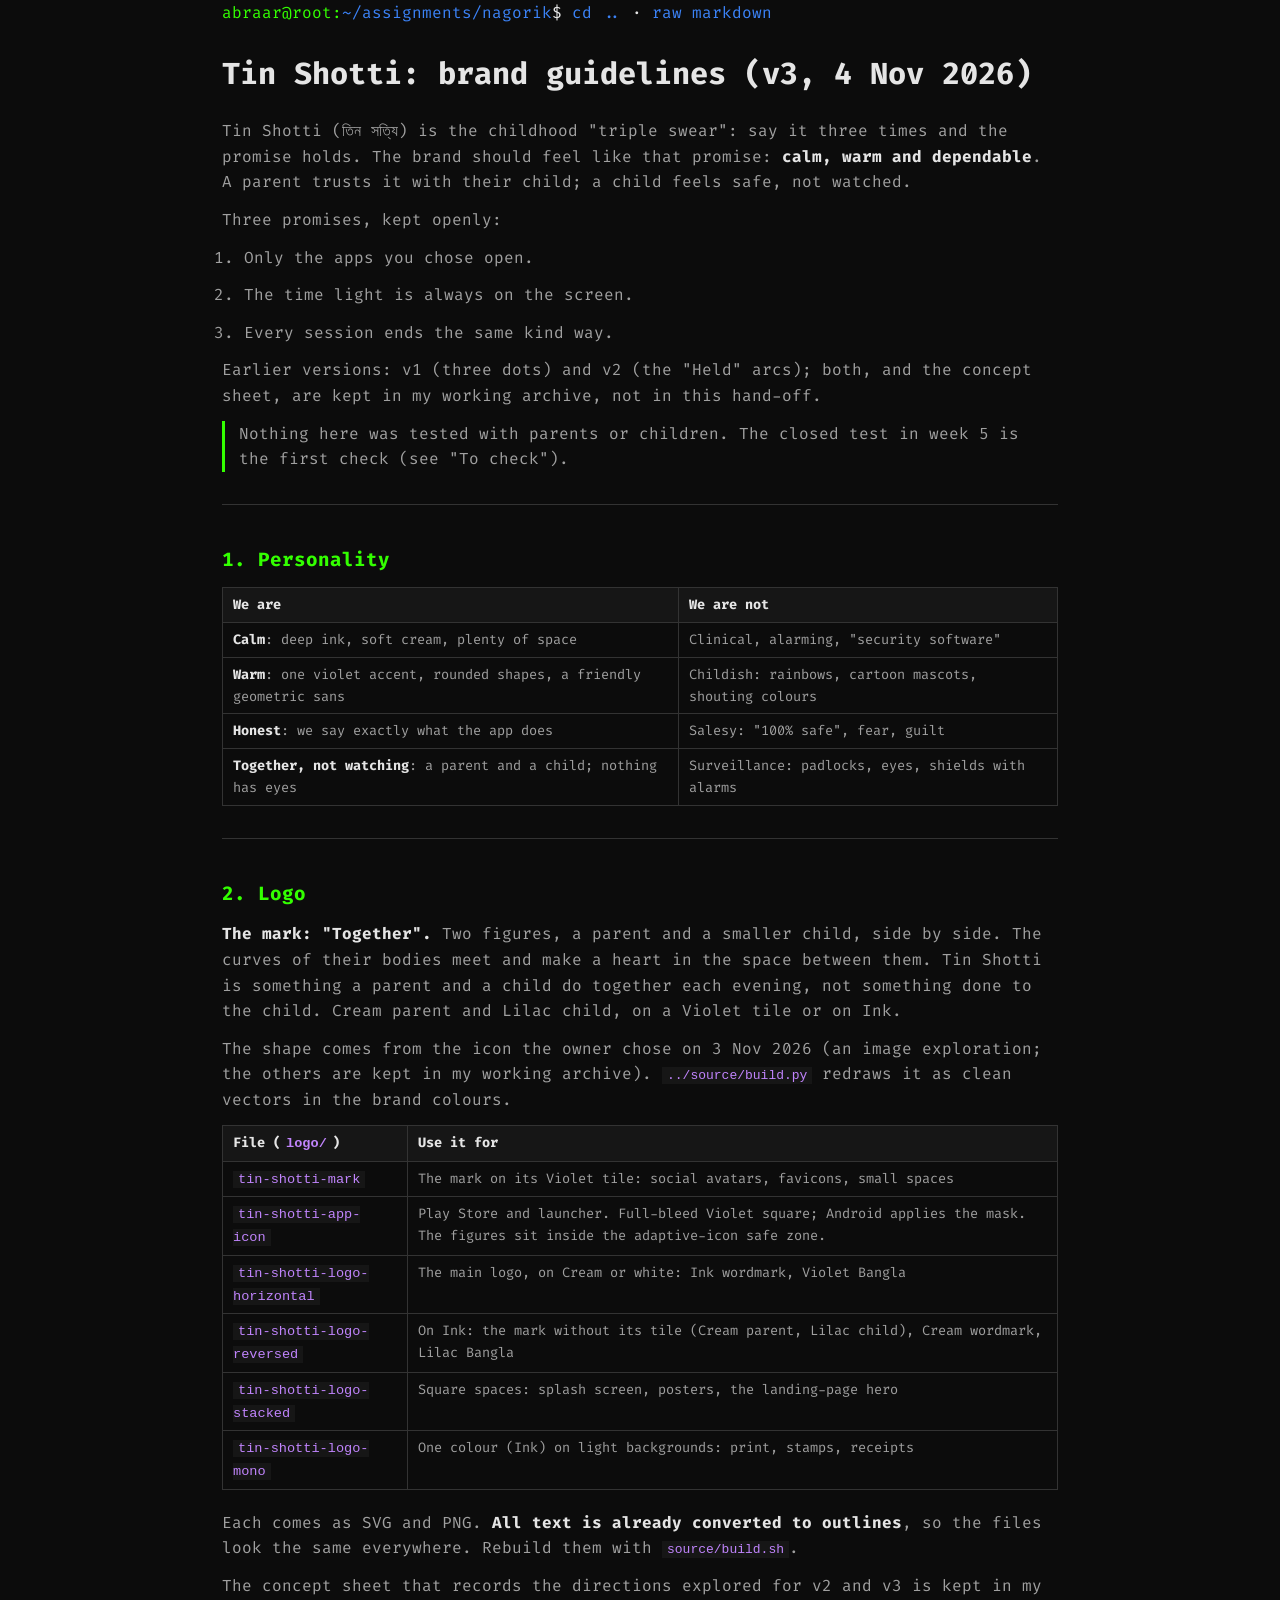
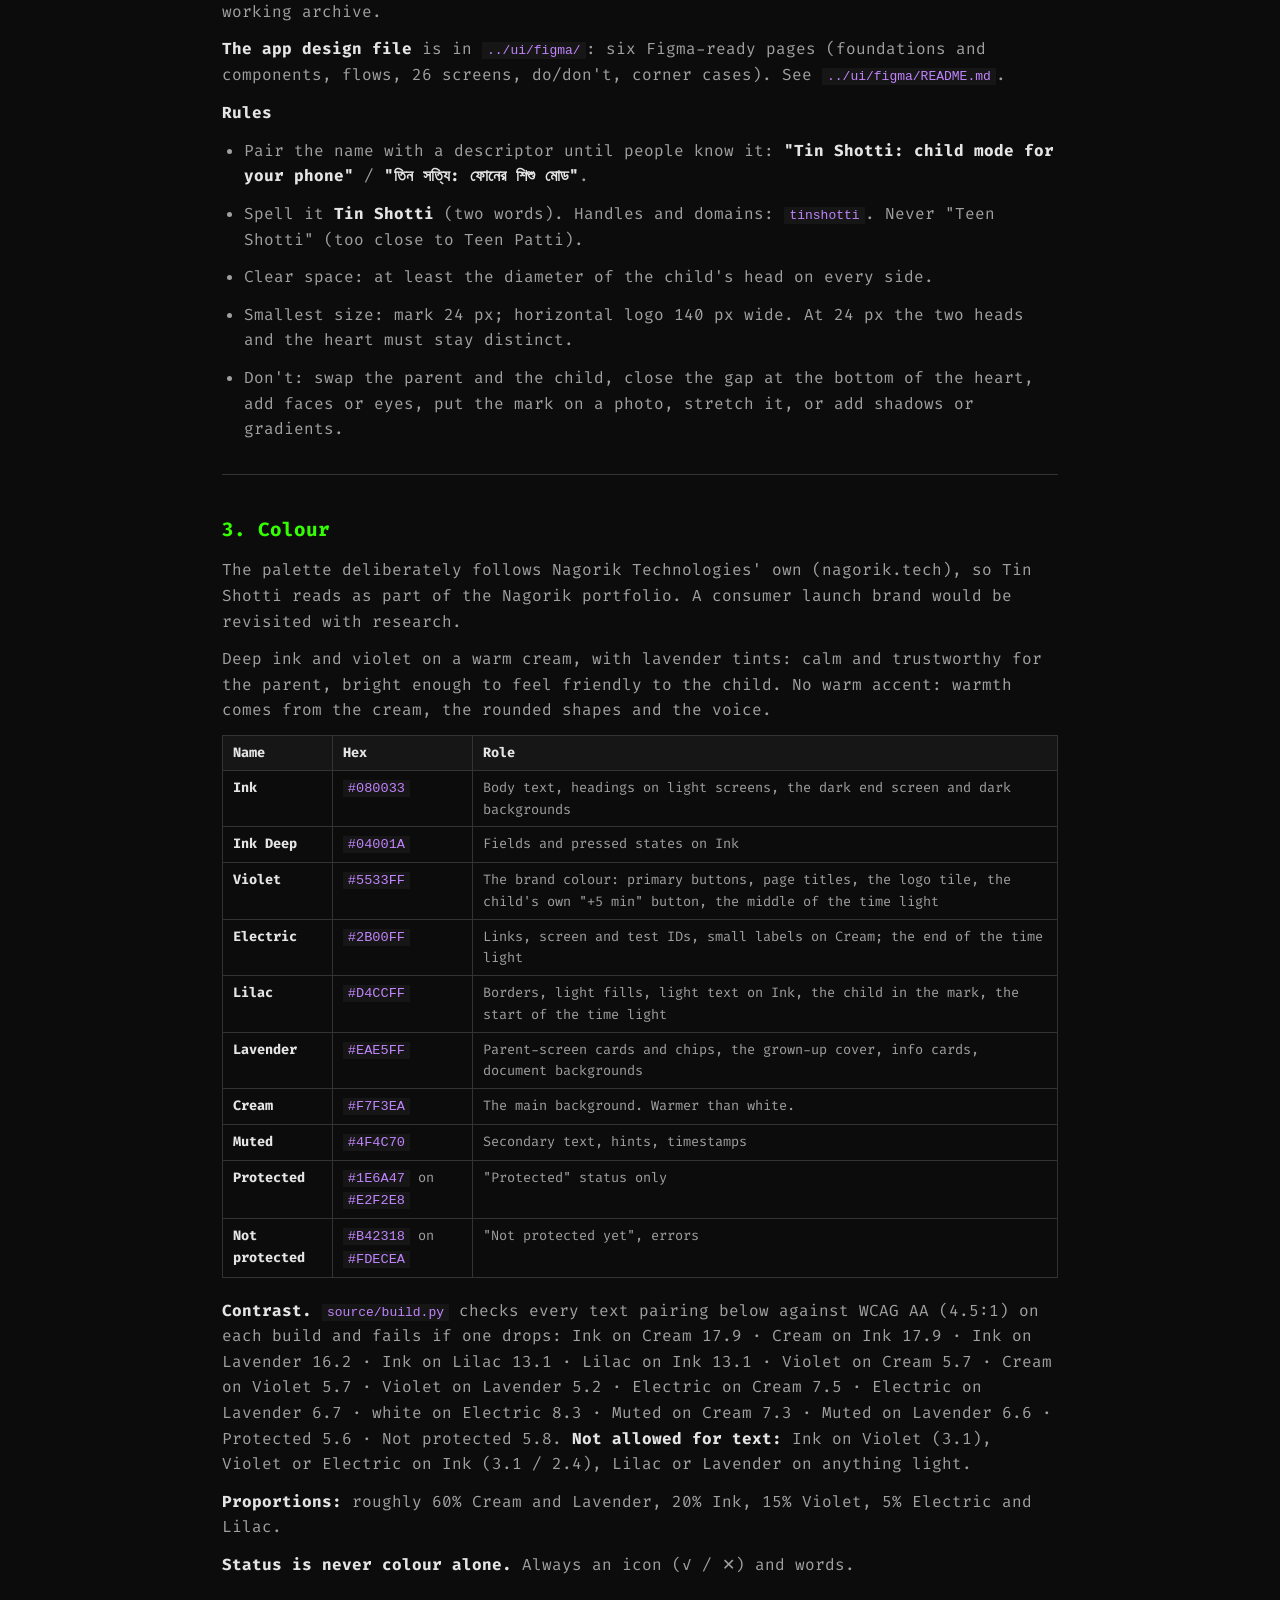
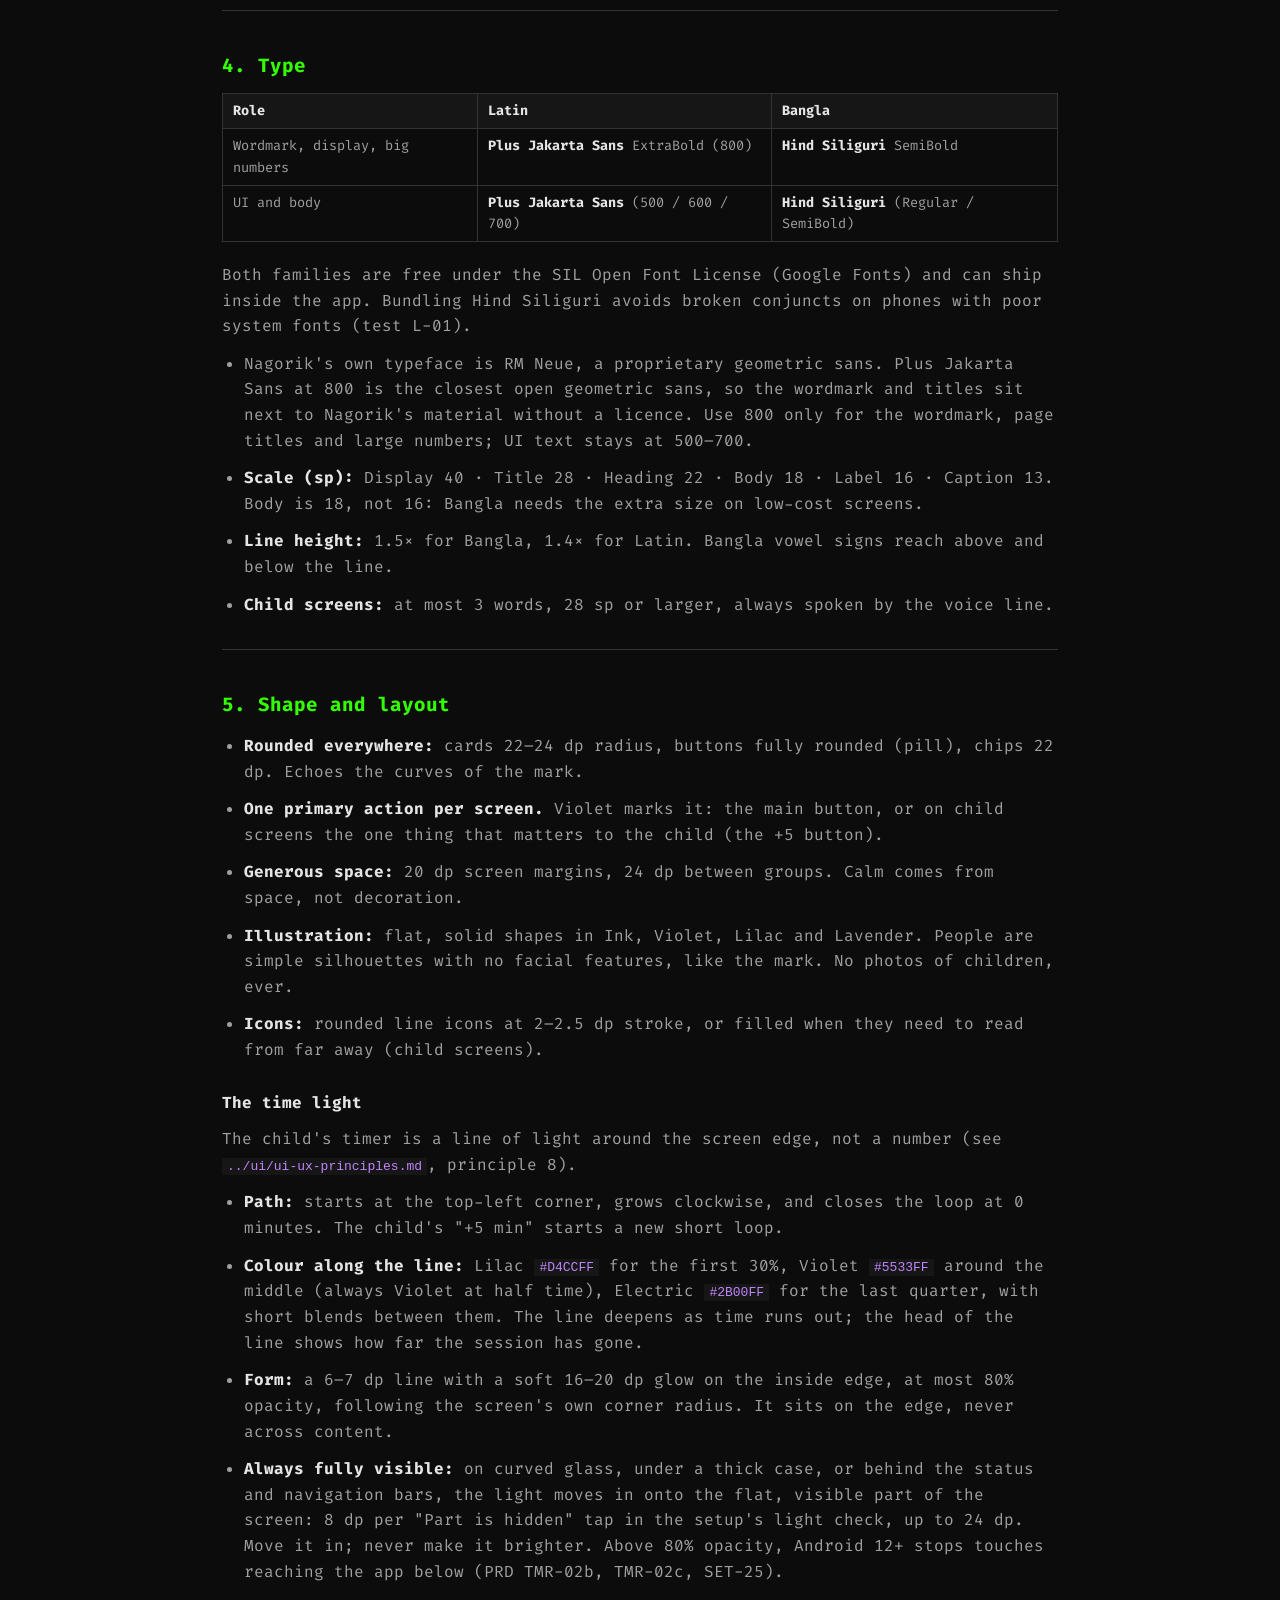
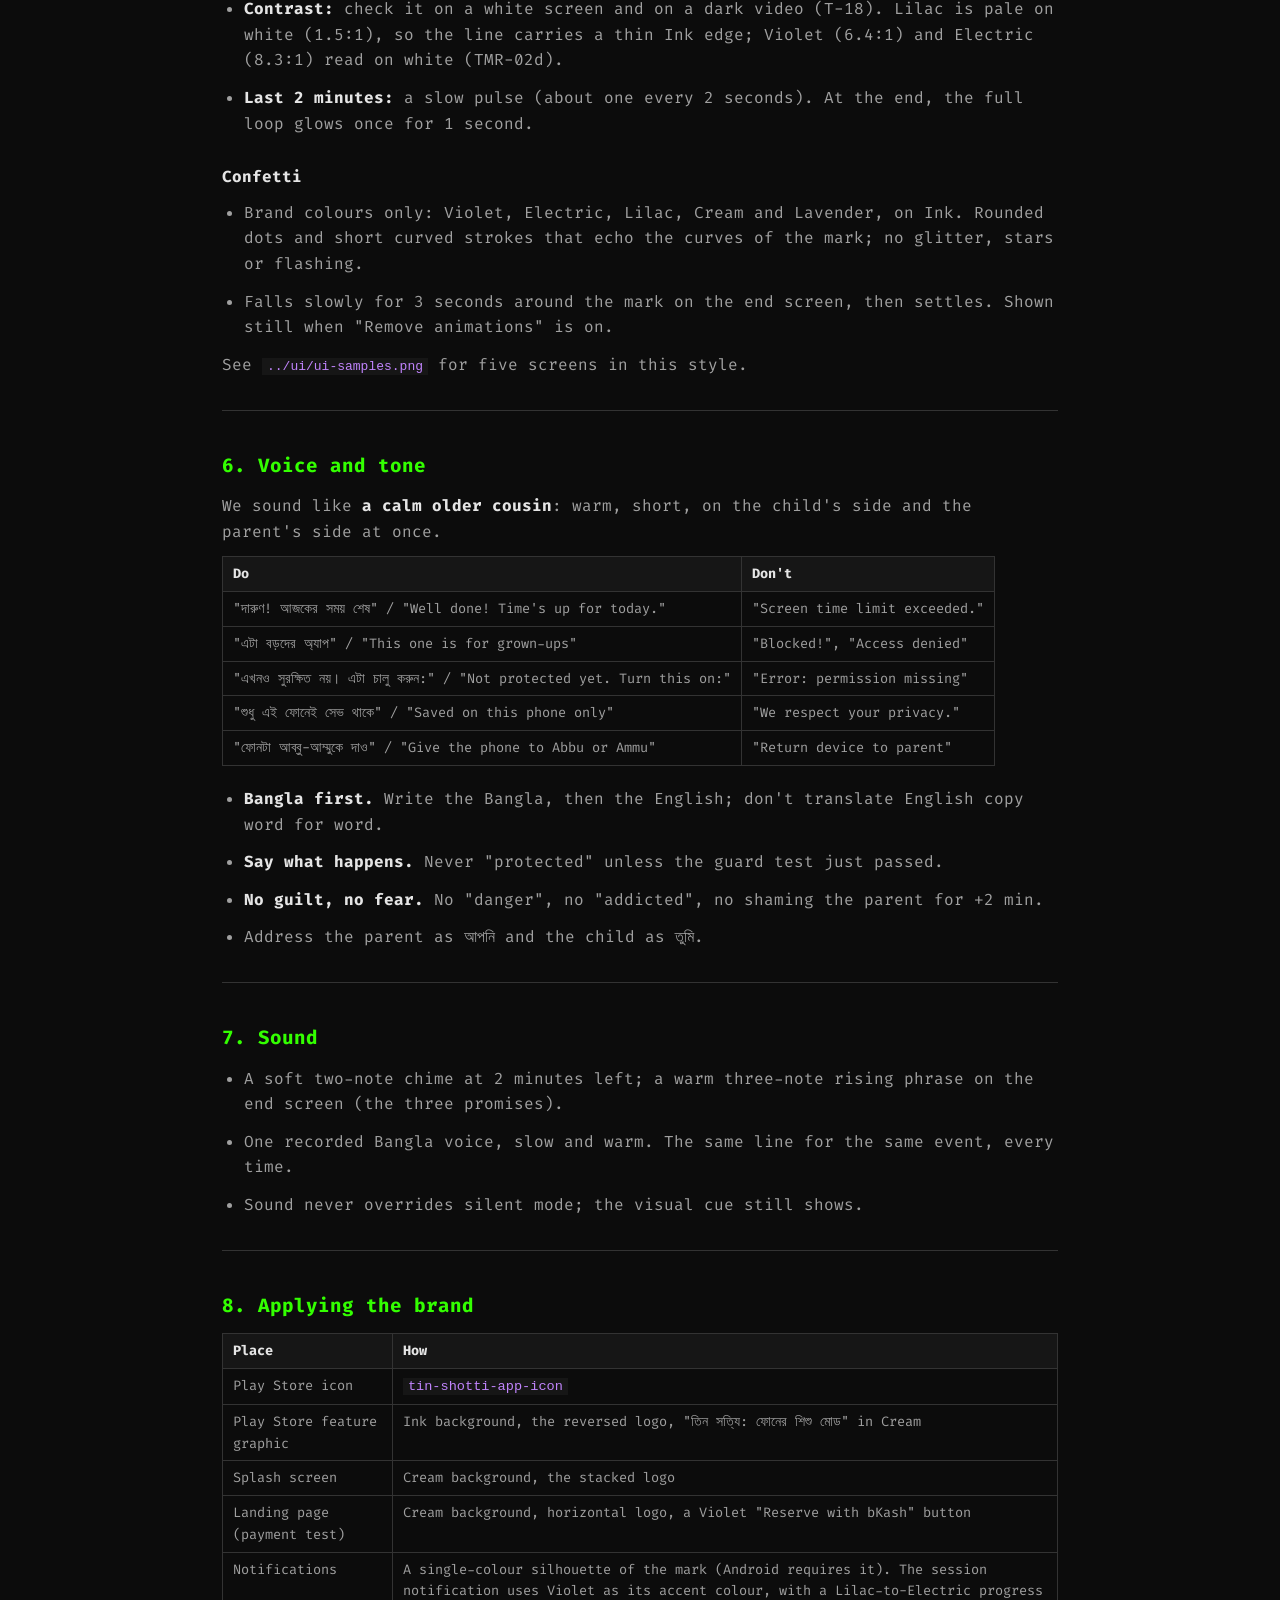
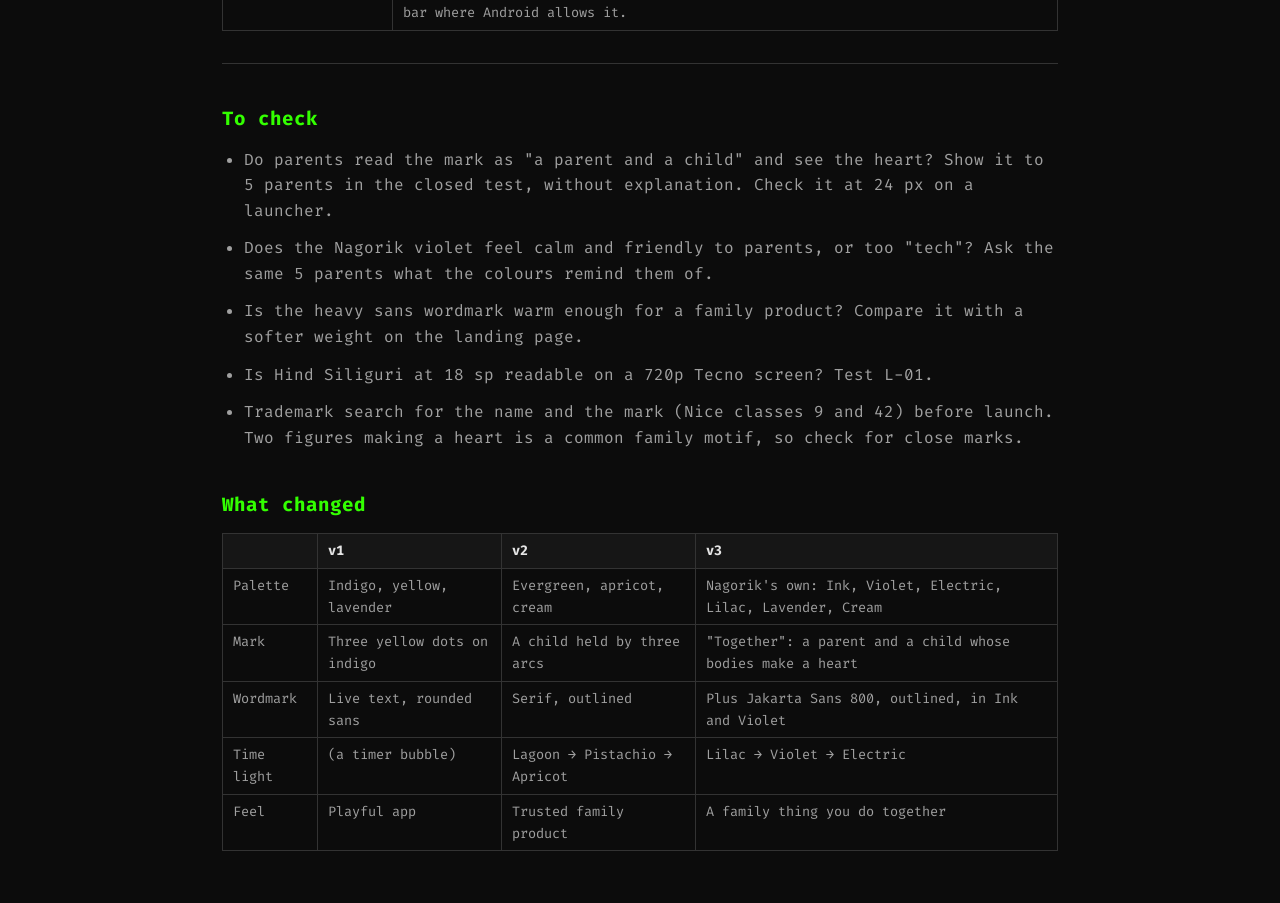
<file: assignment/nagorik/brand-guidelines/index.html>
<!DOCTYPE html>
<html lang="en">
<head>
  <meta charset="UTF-8">
  <meta name="viewport" content="width=device-width, initial-scale=1.0">
  <meta name="robots" content="noindex, nofollow">
  <title>Tin Shotti: brand guidelines (v3, 4 Nov 2026)</title>
  <link rel="stylesheet" href="../../../styles.css">
  <link rel="icon" type="image/png" href="../../../assets/logo.png">
  <style>
    main { padding: 40px 0 80px; max-width: 960px; }
    .crumbs a { color: var(--accent-blue); }
    .doc { margin-top: 24px; }
    .doc h1 { font-size: clamp(1.3rem, 4vw, 1.9rem); margin: 0 0 20px; }
    .doc h2 { color: var(--accent-green); font-size: 1.2rem; margin: 40px 0 12px; }
    .doc h3, .doc h4 { color: var(--text-primary); font-size: 1rem; margin: 28px 0 10px; }
    .doc p, .doc li { color: var(--text-secondary); margin-bottom: 12px; }
    .doc ul, .doc ol { padding-left: 1.4em; margin-bottom: 12px; }
    .doc a { color: var(--accent-blue); }
    .doc strong { color: var(--text-primary); }
    .doc code { background: var(--bg-panel); padding: 1px 5px; color: var(--accent-purple); }
    .doc pre { background: var(--bg-panel); padding: 12px; overflow-x: auto; margin-bottom: 16px; }
    .doc pre code { padding: 0; }
    .doc blockquote { border-left: 3px solid var(--accent-green); padding-left: 14px; margin: 0 0 16px; }
    .doc hr { border: 0; border-top: 1px solid #333; margin: 32px 0; }
    /* block + overflow so wide tables scroll on phones instead of widening the page */
    .doc table { display: block; overflow-x: auto; border-collapse: collapse; font-size: .85rem; margin-bottom: 20px; }
    .doc th, .doc td { border: 1px solid #333; padding: 6px 10px; text-align: left; vertical-align: top; color: var(--text-secondary); }
    .doc th { background: var(--bg-panel); color: var(--text-primary); }
  </style>
</head>
<body>
<main class="container">
  <p class="crumbs"><span class="logo-prompt">abraar@root:</span><span class="logo-dir">~/assignments/nagorik</span>$ <a href="../">cd ..</a> · <a href="../docs/brand-guidelines.md">raw markdown</a></p>
  <article class="doc">
<h1 id="tin-shotti-brand-guidelines-v3-4-nov-2026">Tin Shotti: brand
guidelines (v3, 4 Nov 2026)</h1>
<p>Tin Shotti (তিন সত্যি) is the childhood "triple swear": say it three
times and the promise holds. The brand should feel like that promise:
<strong>calm, warm and dependable</strong>. A parent trusts it with
their child; a child feels safe, not watched.</p>
<p>Three promises, kept openly:</p>
<ol type="1">
<li>Only the apps you chose open.</li>
<li>The time light is always on the screen.</li>
<li>Every session ends the same kind way.</li>
</ol>
<p>Earlier versions: v1 (three dots) and v2 (the "Held" arcs); both, and
the concept sheet, are kept in my working archive, not in this
hand-off.</p>
<blockquote>
<p>Nothing here was tested with parents or children. The closed test in
week 5 is the first check (see "To check").</p>
</blockquote>
<hr />
<h2 id="1-personality">1. Personality</h2>
<table>
<thead>
<tr>
<th>We are</th>
<th>We are not</th>
</tr>
</thead>
<tbody>
<tr>
<td><strong>Calm</strong>: deep ink, soft cream, plenty of space</td>
<td>Clinical, alarming, "security software"</td>
</tr>
<tr>
<td><strong>Warm</strong>: one violet accent, rounded shapes, a friendly
geometric sans</td>
<td>Childish: rainbows, cartoon mascots, shouting colours</td>
</tr>
<tr>
<td><strong>Honest</strong>: we say exactly what the app does</td>
<td>Salesy: "100% safe", fear, guilt</td>
</tr>
<tr>
<td><strong>Together, not watching</strong>: a parent and a child;
nothing has eyes</td>
<td>Surveillance: padlocks, eyes, shields with alarms</td>
</tr>
</tbody>
</table>
<hr />
<h2 id="2-logo">2. Logo</h2>
<p><strong>The mark: "Together".</strong> Two figures, a parent and a
smaller child, side by side. The curves of their bodies meet and make a
heart in the space between them. Tin Shotti is something a parent and a
child do together each evening, not something done to the child. Cream
parent and Lilac child, on a Violet tile or on Ink.</p>
<p>The shape comes from the icon the owner chose on 3 Nov 2026 (an image
exploration; the others are kept in my working archive).
<code>../source/build.py</code> redraws it as clean vectors in the brand
colours.</p>
<table>
<thead>
<tr>
<th>File (<code>logo/</code>)</th>
<th>Use it for</th>
</tr>
</thead>
<tbody>
<tr>
<td><code>tin-shotti-mark</code></td>
<td>The mark on its Violet tile: social avatars, favicons, small
spaces</td>
</tr>
<tr>
<td><code>tin-shotti-app-icon</code></td>
<td>Play Store and launcher. Full-bleed Violet square; Android applies
the mask. The figures sit inside the adaptive-icon safe zone.</td>
</tr>
<tr>
<td><code>tin-shotti-logo-horizontal</code></td>
<td>The main logo, on Cream or white: Ink wordmark, Violet Bangla</td>
</tr>
<tr>
<td><code>tin-shotti-logo-reversed</code></td>
<td>On Ink: the mark without its tile (Cream parent, Lilac child), Cream
wordmark, Lilac Bangla</td>
</tr>
<tr>
<td><code>tin-shotti-logo-stacked</code></td>
<td>Square spaces: splash screen, posters, the landing-page hero</td>
</tr>
<tr>
<td><code>tin-shotti-logo-mono</code></td>
<td>One colour (Ink) on light backgrounds: print, stamps, receipts</td>
</tr>
</tbody>
</table>
<p>Each comes as SVG and PNG. <strong>All text is already converted to
outlines</strong>, so the files look the same everywhere. Rebuild them
with <code>source/build.sh</code>.</p>
<p>The concept sheet that records the directions explored for v2 and v3
is kept in my working archive.</p>
<p><strong>The app design file</strong> is in <code>../ui/figma/</code>:
six Figma-ready pages (foundations and components, flows, 26 screens,
do/don't, corner cases). See <code>../ui/figma/README.md</code>.</p>
<p><strong>Rules</strong></p>
<ul>
<li>Pair the name with a descriptor until people know it: <strong>"Tin
Shotti: child mode for your phone"</strong> / <strong>"তিন সত্যি: ফোনের
শিশু মোড"</strong>.</li>
<li>Spell it <strong>Tin Shotti</strong> (two words). Handles and
domains: <code>tinshotti</code>. Never "Teen Shotti" (too close to Teen
Patti).</li>
<li>Clear space: at least the diameter of the child's head on every
side.</li>
<li>Smallest size: mark 24 px; horizontal logo 140 px wide. At 24 px the
two heads and the heart must stay distinct.</li>
<li>Don't: swap the parent and the child, close the gap at the bottom of
the heart, add faces or eyes, put the mark on a photo, stretch it, or
add shadows or gradients.</li>
</ul>
<hr />
<h2 id="3-colour">3. Colour</h2>
<p>The palette deliberately follows Nagorik Technologies' own
(nagorik.tech), so Tin Shotti reads as part of the Nagorik portfolio. A
consumer launch brand would be revisited with research.</p>
<p>Deep ink and violet on a warm cream, with lavender tints: calm and
trustworthy for the parent, bright enough to feel friendly to the child.
No warm accent: warmth comes from the cream, the rounded shapes and the
voice.</p>
<table>
<thead>
<tr>
<th>Name</th>
<th>Hex</th>
<th>Role</th>
</tr>
</thead>
<tbody>
<tr>
<td><strong>Ink</strong></td>
<td><code>#080033</code></td>
<td>Body text, headings on light screens, the dark end screen and dark
backgrounds</td>
</tr>
<tr>
<td><strong>Ink Deep</strong></td>
<td><code>#04001A</code></td>
<td>Fields and pressed states on Ink</td>
</tr>
<tr>
<td><strong>Violet</strong></td>
<td><code>#5533FF</code></td>
<td>The brand colour: primary buttons, page titles, the logo tile, the
child's own "+5 min" button, the middle of the time light</td>
</tr>
<tr>
<td><strong>Electric</strong></td>
<td><code>#2B00FF</code></td>
<td>Links, screen and test IDs, small labels on Cream; the end of the
time light</td>
</tr>
<tr>
<td><strong>Lilac</strong></td>
<td><code>#D4CCFF</code></td>
<td>Borders, light fills, light text on Ink, the child in the mark, the
start of the time light</td>
</tr>
<tr>
<td><strong>Lavender</strong></td>
<td><code>#EAE5FF</code></td>
<td>Parent-screen cards and chips, the grown-up cover, info cards,
document backgrounds</td>
</tr>
<tr>
<td><strong>Cream</strong></td>
<td><code>#F7F3EA</code></td>
<td>The main background. Warmer than white.</td>
</tr>
<tr>
<td><strong>Muted</strong></td>
<td><code>#4F4C70</code></td>
<td>Secondary text, hints, timestamps</td>
</tr>
<tr>
<td><strong>Protected</strong></td>
<td><code>#1E6A47</code> on <code>#E2F2E8</code></td>
<td>"Protected" status only</td>
</tr>
<tr>
<td><strong>Not protected</strong></td>
<td><code>#B42318</code> on <code>#FDECEA</code></td>
<td>"Not protected yet", errors</td>
</tr>
</tbody>
</table>
<p><strong>Contrast.</strong> <code>source/build.py</code> checks every
text pairing below against WCAG AA (4.5:1) on each build and fails if
one drops: Ink on Cream 17.9 · Cream on Ink 17.9 · Ink on Lavender 16.2
· Ink on Lilac 13.1 · Lilac on Ink 13.1 · Violet on Cream 5.7 · Cream on
Violet 5.7 · Violet on Lavender 5.2 · Electric on Cream 7.5 · Electric
on Lavender 6.7 · white on Electric 8.3 · Muted on Cream 7.3 · Muted on
Lavender 6.6 · Protected 5.6 · Not protected 5.8. <strong>Not allowed
for text:</strong> Ink on Violet (3.1), Violet or Electric on Ink (3.1 /
2.4), Lilac or Lavender on anything light.</p>
<p><strong>Proportions:</strong> roughly 60% Cream and Lavender, 20%
Ink, 15% Violet, 5% Electric and Lilac.</p>
<p><strong>Status is never colour alone.</strong> Always an icon (✓ / ✕)
and words.</p>
<hr />
<h2 id="4-type">4. Type</h2>
<table>
<thead>
<tr>
<th>Role</th>
<th>Latin</th>
<th>Bangla</th>
</tr>
</thead>
<tbody>
<tr>
<td>Wordmark, display, big numbers</td>
<td><strong>Plus Jakarta Sans</strong> ExtraBold (800)</td>
<td><strong>Hind Siliguri</strong> SemiBold</td>
</tr>
<tr>
<td>UI and body</td>
<td><strong>Plus Jakarta Sans</strong> (500 / 600 / 700)</td>
<td><strong>Hind Siliguri</strong> (Regular / SemiBold)</td>
</tr>
</tbody>
</table>
<p>Both families are free under the SIL Open Font License (Google Fonts)
and can ship inside the app. Bundling Hind Siliguri avoids broken
conjuncts on phones with poor system fonts (test L-01).</p>
<ul>
<li>Nagorik's own typeface is RM Neue, a proprietary geometric sans.
Plus Jakarta Sans at 800 is the closest open geometric sans, so the
wordmark and titles sit next to Nagorik's material without a licence.
Use 800 only for the wordmark, page titles and large numbers; UI text
stays at 500–700.</li>
<li><strong>Scale (sp):</strong> Display 40 · Title 28 · Heading 22 ·
Body 18 · Label 16 · Caption 13. Body is 18, not 16: Bangla needs the
extra size on low-cost screens.</li>
<li><strong>Line height:</strong> 1.5× for Bangla, 1.4× for Latin.
Bangla vowel signs reach above and below the line.</li>
<li><strong>Child screens:</strong> at most 3 words, 28 sp or larger,
always spoken by the voice line.</li>
</ul>
<hr />
<h2 id="5-shape-and-layout">5. Shape and layout</h2>
<ul>
<li><strong>Rounded everywhere:</strong> cards 22–24 dp radius, buttons
fully rounded (pill), chips 22 dp. Echoes the curves of the mark.</li>
<li><strong>One primary action per screen.</strong> Violet marks it: the
main button, or on child screens the one thing that matters to the child
(the +5 button).</li>
<li><strong>Generous space:</strong> 20 dp screen margins, 24 dp between
groups. Calm comes from space, not decoration.</li>
<li><strong>Illustration:</strong> flat, solid shapes in Ink, Violet,
Lilac and Lavender. People are simple silhouettes with no facial
features, like the mark. No photos of children, ever.</li>
<li><strong>Icons:</strong> rounded line icons at 2–2.5 dp stroke, or
filled when they need to read from far away (child screens).</li>
</ul>
<h3 id="the-time-light">The time light</h3>
<p>The child's timer is a line of light around the screen edge, not a
number (see <code>../ui/ui-ux-principles.md</code>, principle 8).</p>
<ul>
<li><strong>Path:</strong> starts at the top-left corner, grows
clockwise, and closes the loop at 0 minutes. The child's "+5 min" starts
a new short loop.</li>
<li><strong>Colour along the line:</strong> Lilac <code>#D4CCFF</code>
for the first 30%, Violet <code>#5533FF</code> around the middle (always
Violet at half time), Electric <code>#2B00FF</code> for the last
quarter, with short blends between them. The line deepens as time runs
out; the head of the line shows how far the session has gone.</li>
<li><strong>Form:</strong> a 6–7 dp line with a soft 16–20 dp glow on
the inside edge, at most 80% opacity, following the screen's own corner
radius. It sits on the edge, never across content.</li>
<li><strong>Always fully visible:</strong> on curved glass, under a
thick case, or behind the status and navigation bars, the light moves in
onto the flat, visible part of the screen: 8 dp per "Part is hidden" tap
in the setup's light check, up to 24 dp. Move it in; never make it
brighter. Above 80% opacity, Android 12+ stops touches reaching the app
below (PRD TMR-02b, TMR-02c, SET-25).</li>
<li><strong>Contrast:</strong> check it on a white screen and on a dark
video (T-18). Lilac is pale on white (1.5:1), so the line carries a thin
Ink edge; Violet (6.4:1) and Electric (8.3:1) read on white
(TMR-02d).</li>
<li><strong>Last 2 minutes:</strong> a slow pulse (about one every 2
seconds). At the end, the full loop glows once for 1 second.</li>
</ul>
<h3 id="confetti">Confetti</h3>
<ul>
<li>Brand colours only: Violet, Electric, Lilac, Cream and Lavender, on
Ink. Rounded dots and short curved strokes that echo the curves of the
mark; no glitter, stars or flashing.</li>
<li>Falls slowly for 3 seconds around the mark on the end screen, then
settles. Shown still when "Remove animations" is on.</li>
</ul>
<p>See <code>../ui/ui-samples.png</code> for five screens in this
style.</p>
<hr />
<h2 id="6-voice-and-tone">6. Voice and tone</h2>
<p>We sound like <strong>a calm older cousin</strong>: warm, short, on
the child's side and the parent's side at once.</p>
<table>
<thead>
<tr>
<th>Do</th>
<th>Don't</th>
</tr>
</thead>
<tbody>
<tr>
<td>"দারুণ! আজকের সময় শেষ" / "Well done! Time's up for today."</td>
<td>"Screen time limit exceeded."</td>
</tr>
<tr>
<td>"এটা বড়দের অ্যাপ" / "This one is for grown-ups"</td>
<td>"Blocked!", "Access denied"</td>
</tr>
<tr>
<td>"এখনও সুরক্ষিত নয়। এটা চালু করুন:" / "Not protected yet. Turn this
on:"</td>
<td>"Error: permission missing"</td>
</tr>
<tr>
<td>"শুধু এই ফোনেই সেভ থাকে" / "Saved on this phone only"</td>
<td>"We respect your privacy."</td>
</tr>
<tr>
<td>"ফোনটা আব্বু-আম্মুকে দাও" / "Give the phone to Abbu or Ammu"</td>
<td>"Return device to parent"</td>
</tr>
</tbody>
</table>
<ul>
<li><strong>Bangla first.</strong> Write the Bangla, then the English;
don't translate English copy word for word.</li>
<li><strong>Say what happens.</strong> Never "protected" unless the
guard test just passed.</li>
<li><strong>No guilt, no fear.</strong> No "danger", no "addicted", no
shaming the parent for +2 min.</li>
<li>Address the parent as আপনি and the child as তুমি.</li>
</ul>
<hr />
<h2 id="7-sound">7. Sound</h2>
<ul>
<li>A soft two-note chime at 2 minutes left; a warm three-note rising
phrase on the end screen (the three promises).</li>
<li>One recorded Bangla voice, slow and warm. The same line for the same
event, every time.</li>
<li>Sound never overrides silent mode; the visual cue still shows.</li>
</ul>
<hr />
<h2 id="8-applying-the-brand">8. Applying the brand</h2>
<table>
<thead>
<tr>
<th>Place</th>
<th>How</th>
</tr>
</thead>
<tbody>
<tr>
<td>Play Store icon</td>
<td><code>tin-shotti-app-icon</code></td>
</tr>
<tr>
<td>Play Store feature graphic</td>
<td>Ink background, the reversed logo, "তিন সত্যি: ফোনের শিশু মোড" in
Cream</td>
</tr>
<tr>
<td>Splash screen</td>
<td>Cream background, the stacked logo</td>
</tr>
<tr>
<td>Landing page (payment test)</td>
<td>Cream background, horizontal logo, a Violet "Reserve with bKash"
button</td>
</tr>
<tr>
<td>Notifications</td>
<td>A single-colour silhouette of the mark (Android requires it). The
session notification uses Violet as its accent colour, with a
Lilac-to-Electric progress bar where Android allows it.</td>
</tr>
</tbody>
</table>
<hr />
<h2 id="to-check">To check</h2>
<ul>
<li>Do parents read the mark as "a parent and a child" and see the
heart? Show it to 5 parents in the closed test, without explanation.
Check it at 24 px on a launcher.</li>
<li>Does the Nagorik violet feel calm and friendly to parents, or too
"tech"? Ask the same 5 parents what the colours remind them of.</li>
<li>Is the heavy sans wordmark warm enough for a family product? Compare
it with a softer weight on the landing page.</li>
<li>Is Hind Siliguri at 18 sp readable on a 720p Tecno screen? Test
L-01.</li>
<li>Trademark search for the name and the mark (Nice classes 9 and 42)
before launch. Two figures making a heart is a common family motif, so
check for close marks.</li>
</ul>
<h2 id="what-changed">What changed</h2>
<table>
<thead>
<tr>
<th></th>
<th>v1</th>
<th>v2</th>
<th>v3</th>
</tr>
</thead>
<tbody>
<tr>
<td>Palette</td>
<td>Indigo, yellow, lavender</td>
<td>Evergreen, apricot, cream</td>
<td>Nagorik's own: Ink, Violet, Electric, Lilac, Lavender, Cream</td>
</tr>
<tr>
<td>Mark</td>
<td>Three yellow dots on indigo</td>
<td>A child held by three arcs</td>
<td>"Together": a parent and a child whose bodies make a heart</td>
</tr>
<tr>
<td>Wordmark</td>
<td>Live text, rounded sans</td>
<td>Serif, outlined</td>
<td>Plus Jakarta Sans 800, outlined, in Ink and Violet</td>
</tr>
<tr>
<td>Time light</td>
<td>(a timer bubble)</td>
<td>Lagoon → Pistachio → Apricot</td>
<td>Lilac → Violet → Electric</td>
</tr>
<tr>
<td>Feel</td>
<td>Playful app</td>
<td>Trusted family product</td>
<td>A family thing you do together</td>
</tr>
</tbody>
</table>
  </article>
  <p style="margin-top:48px"><a href="../">← back to the submission</a></p>
</main>
</body>
</html>
</file>
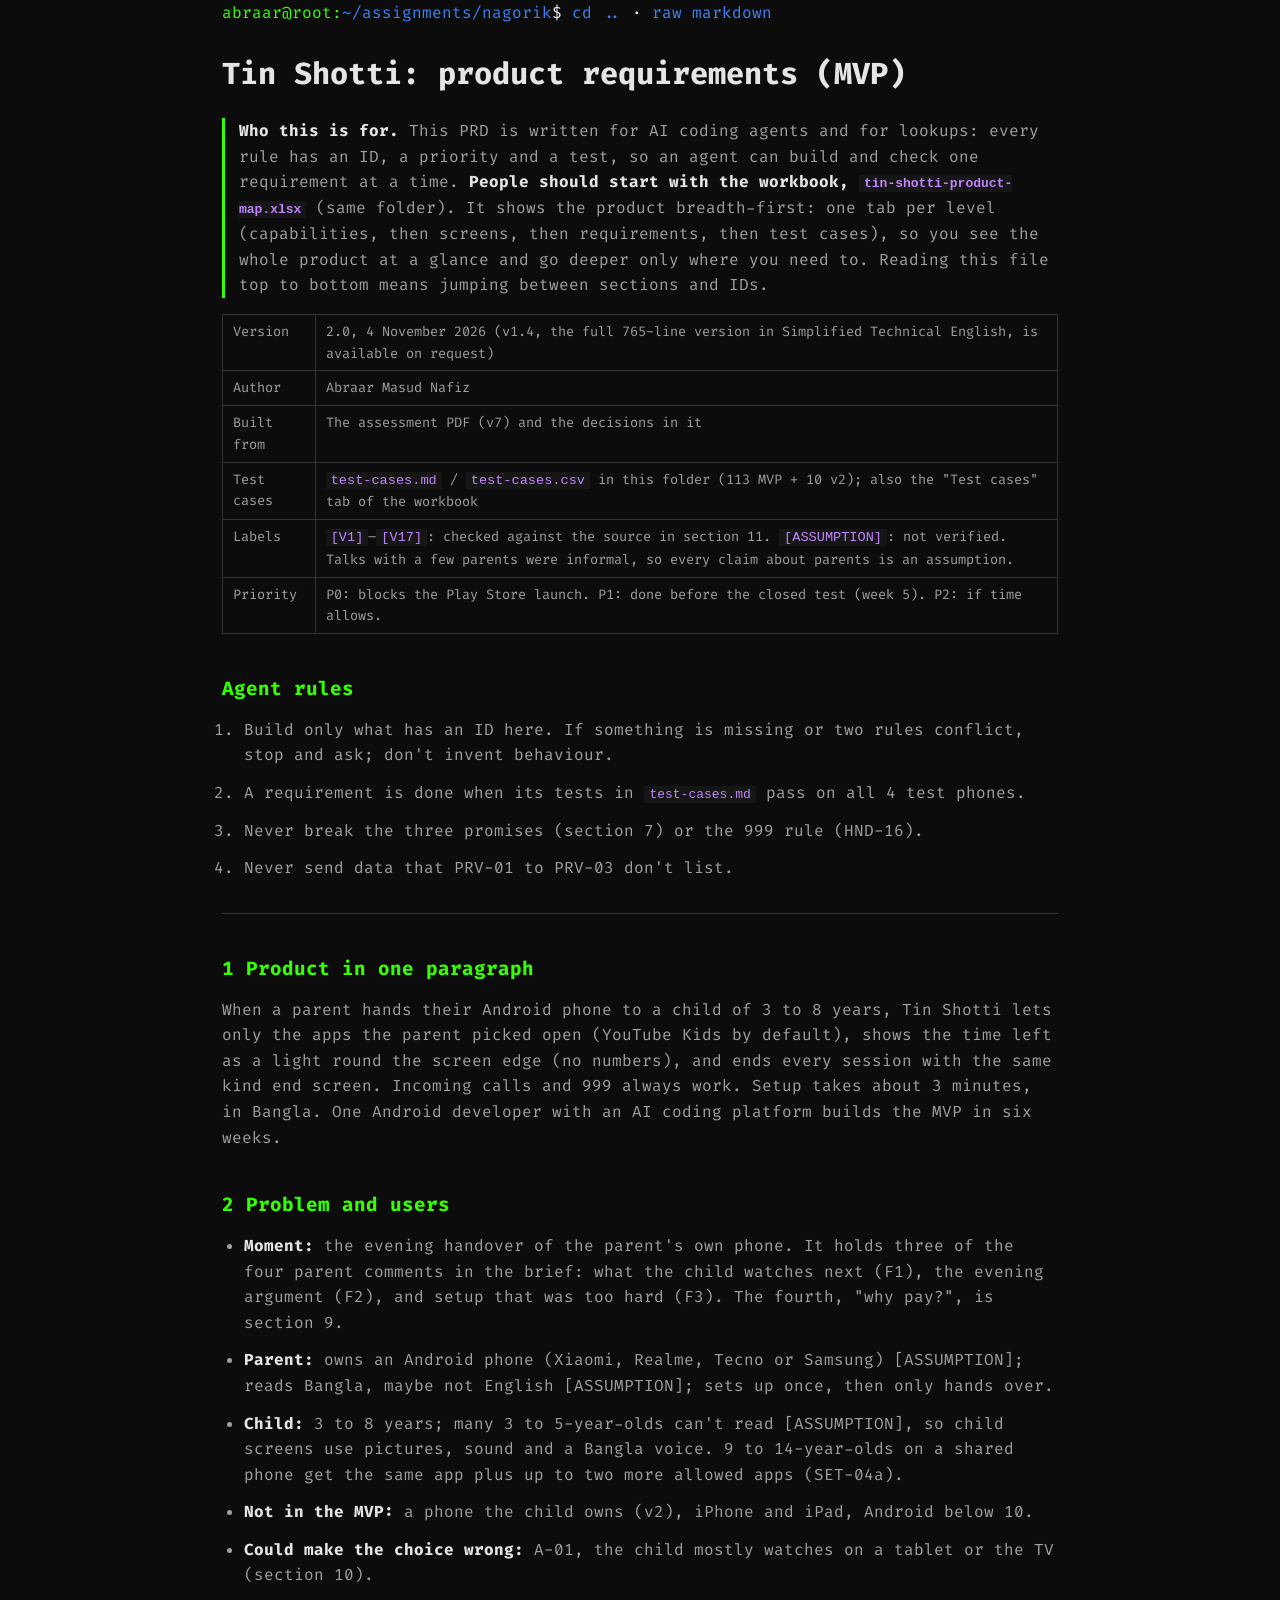
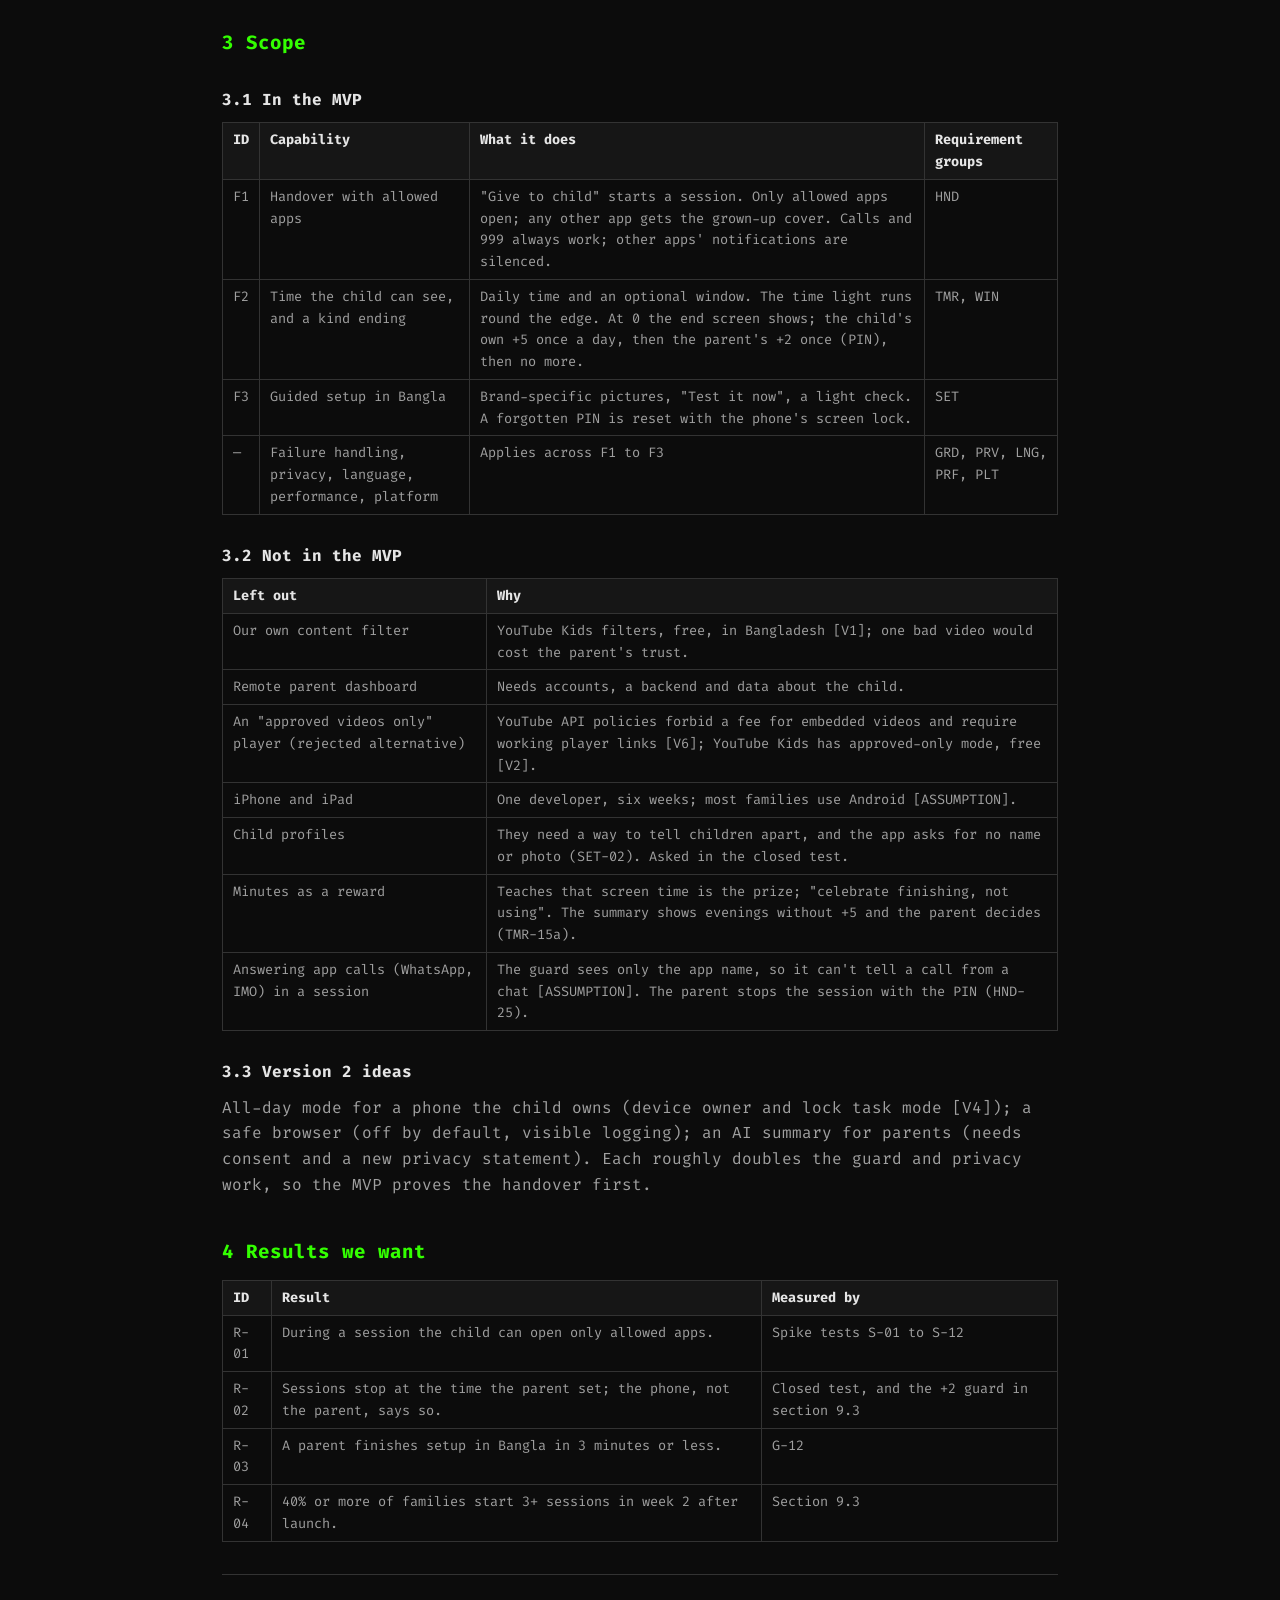
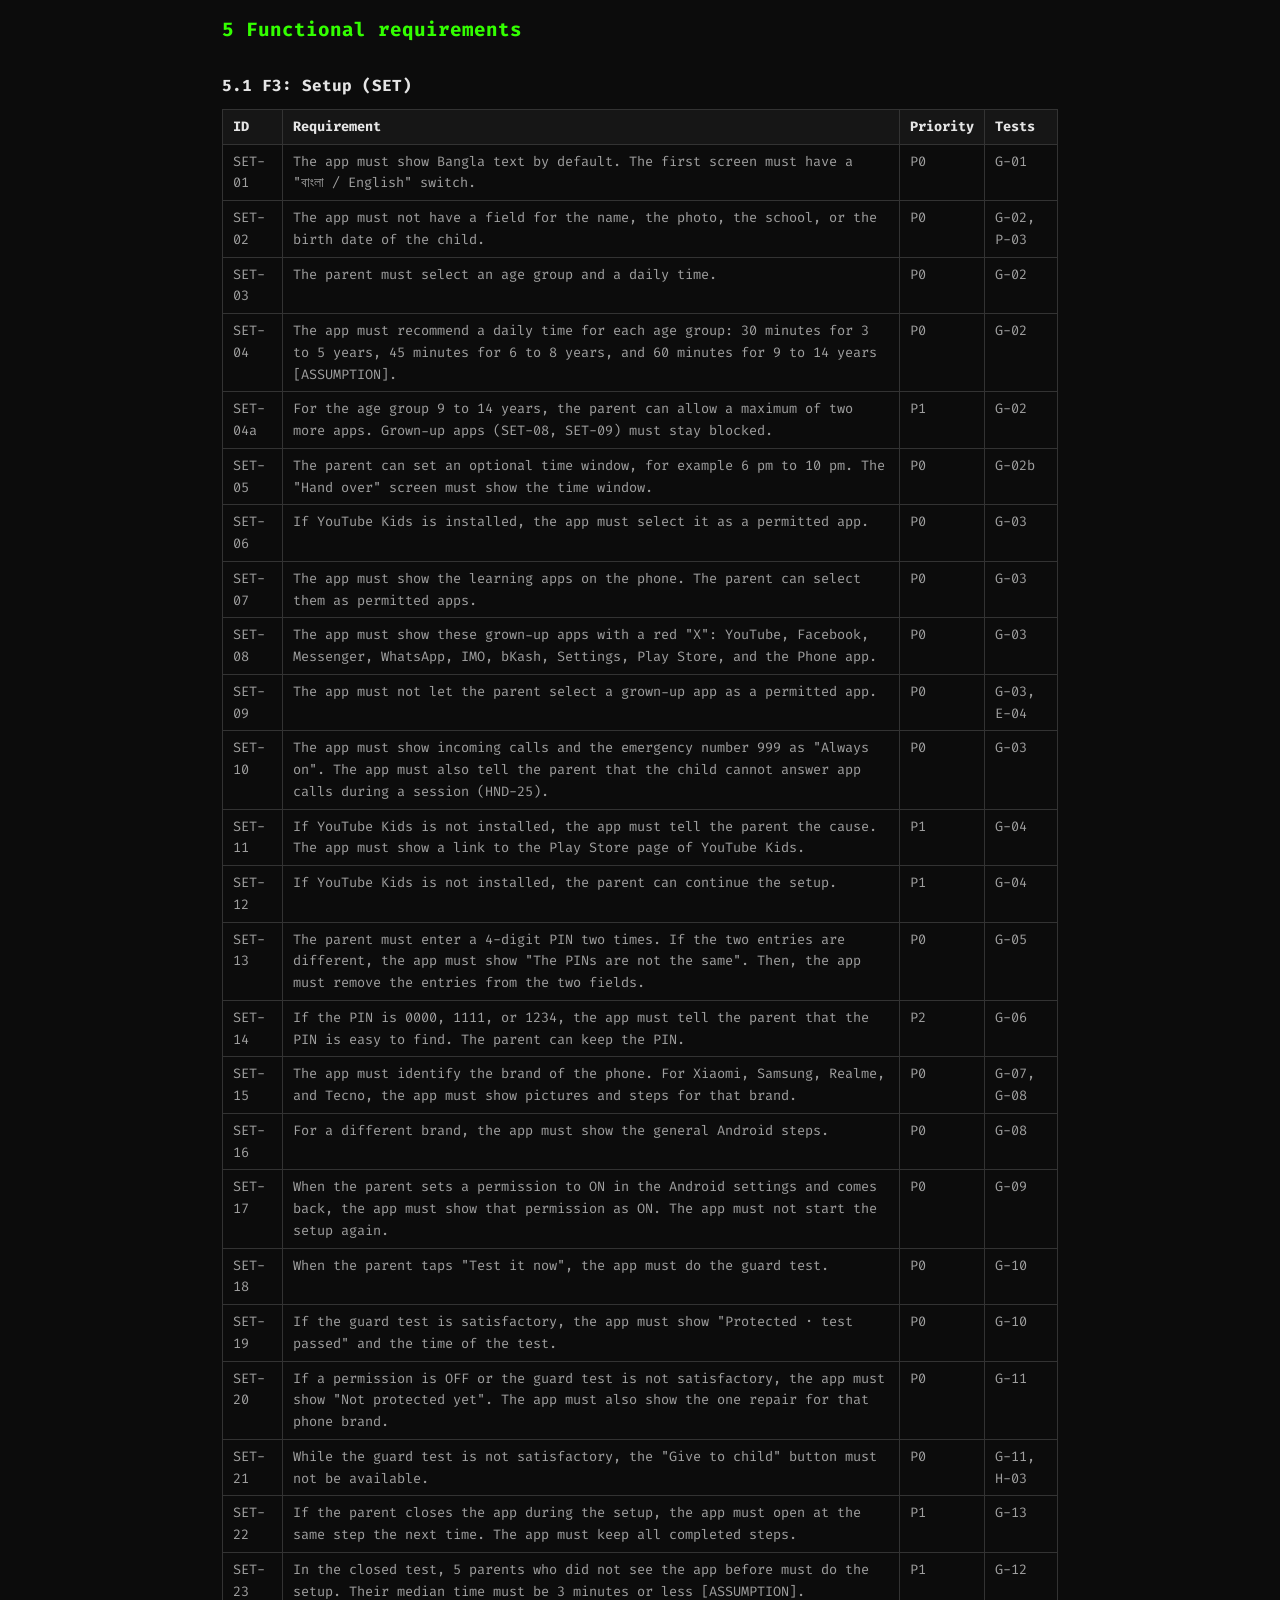
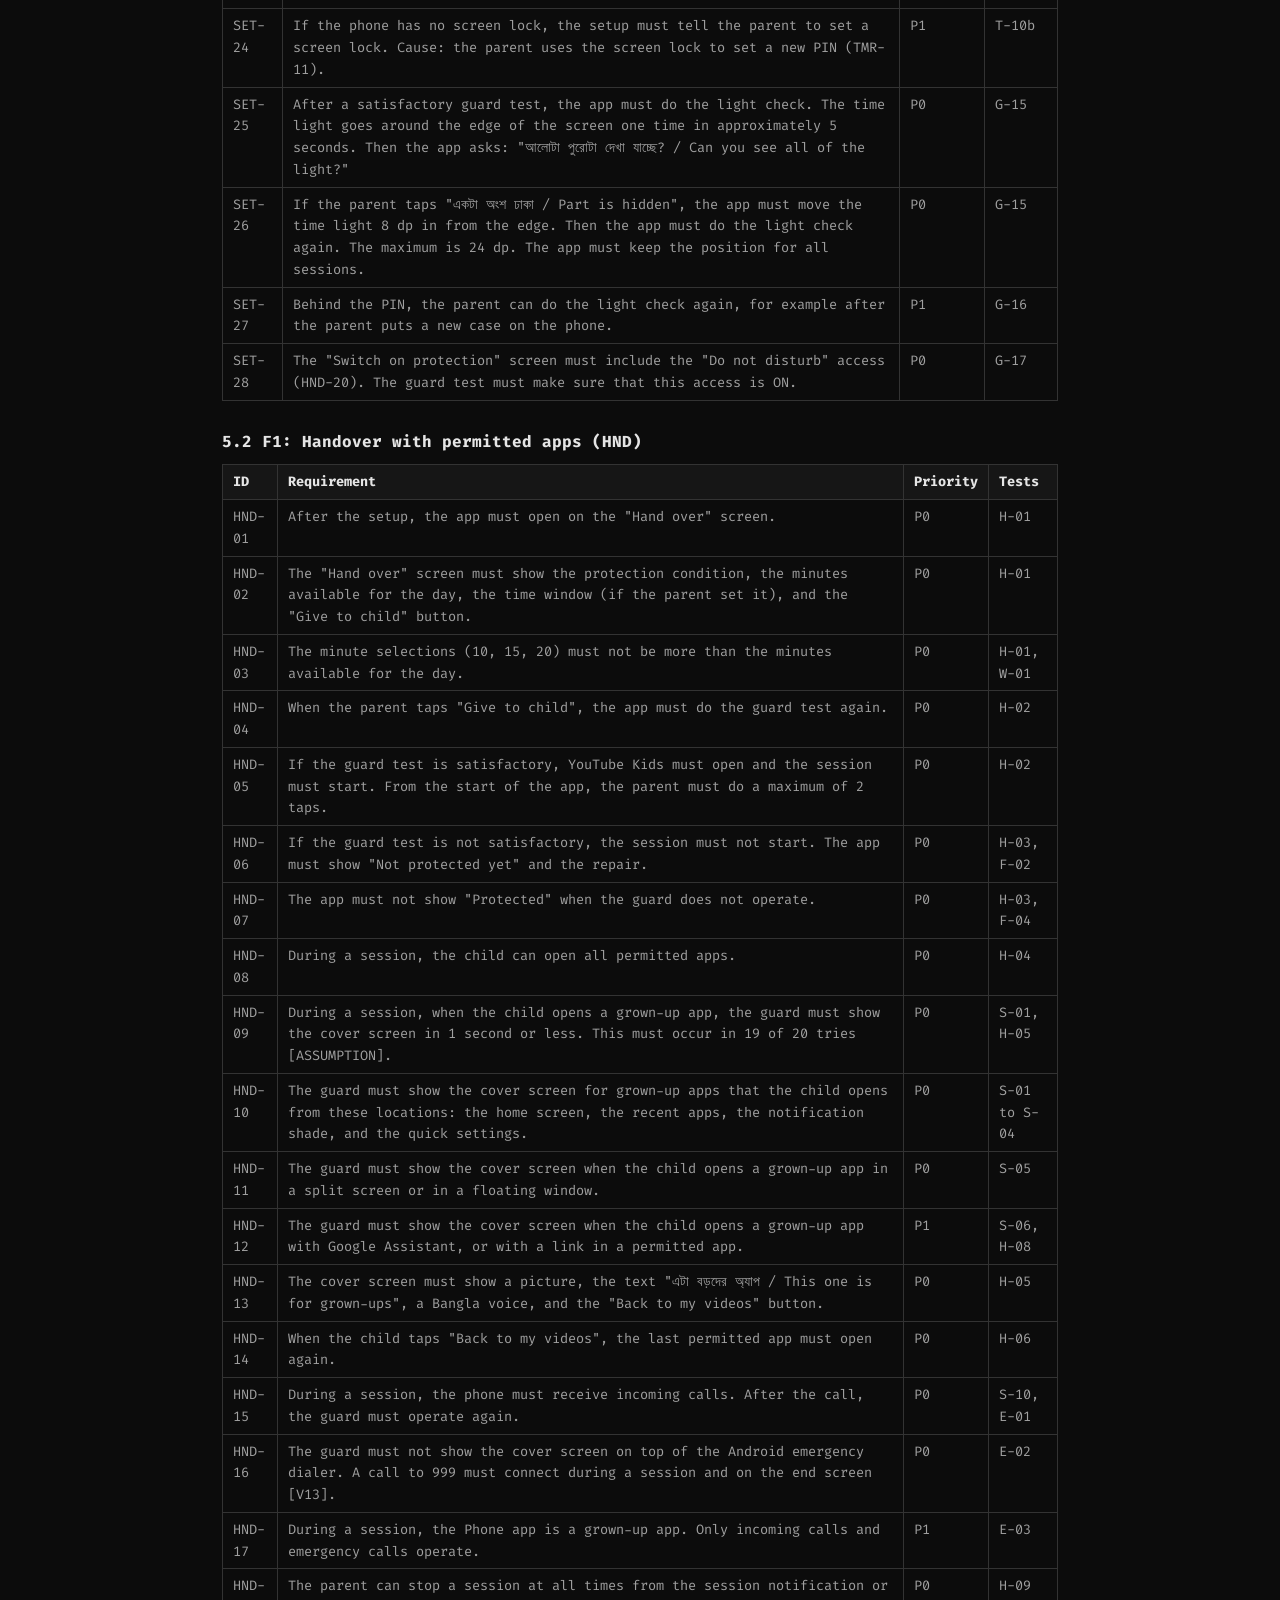
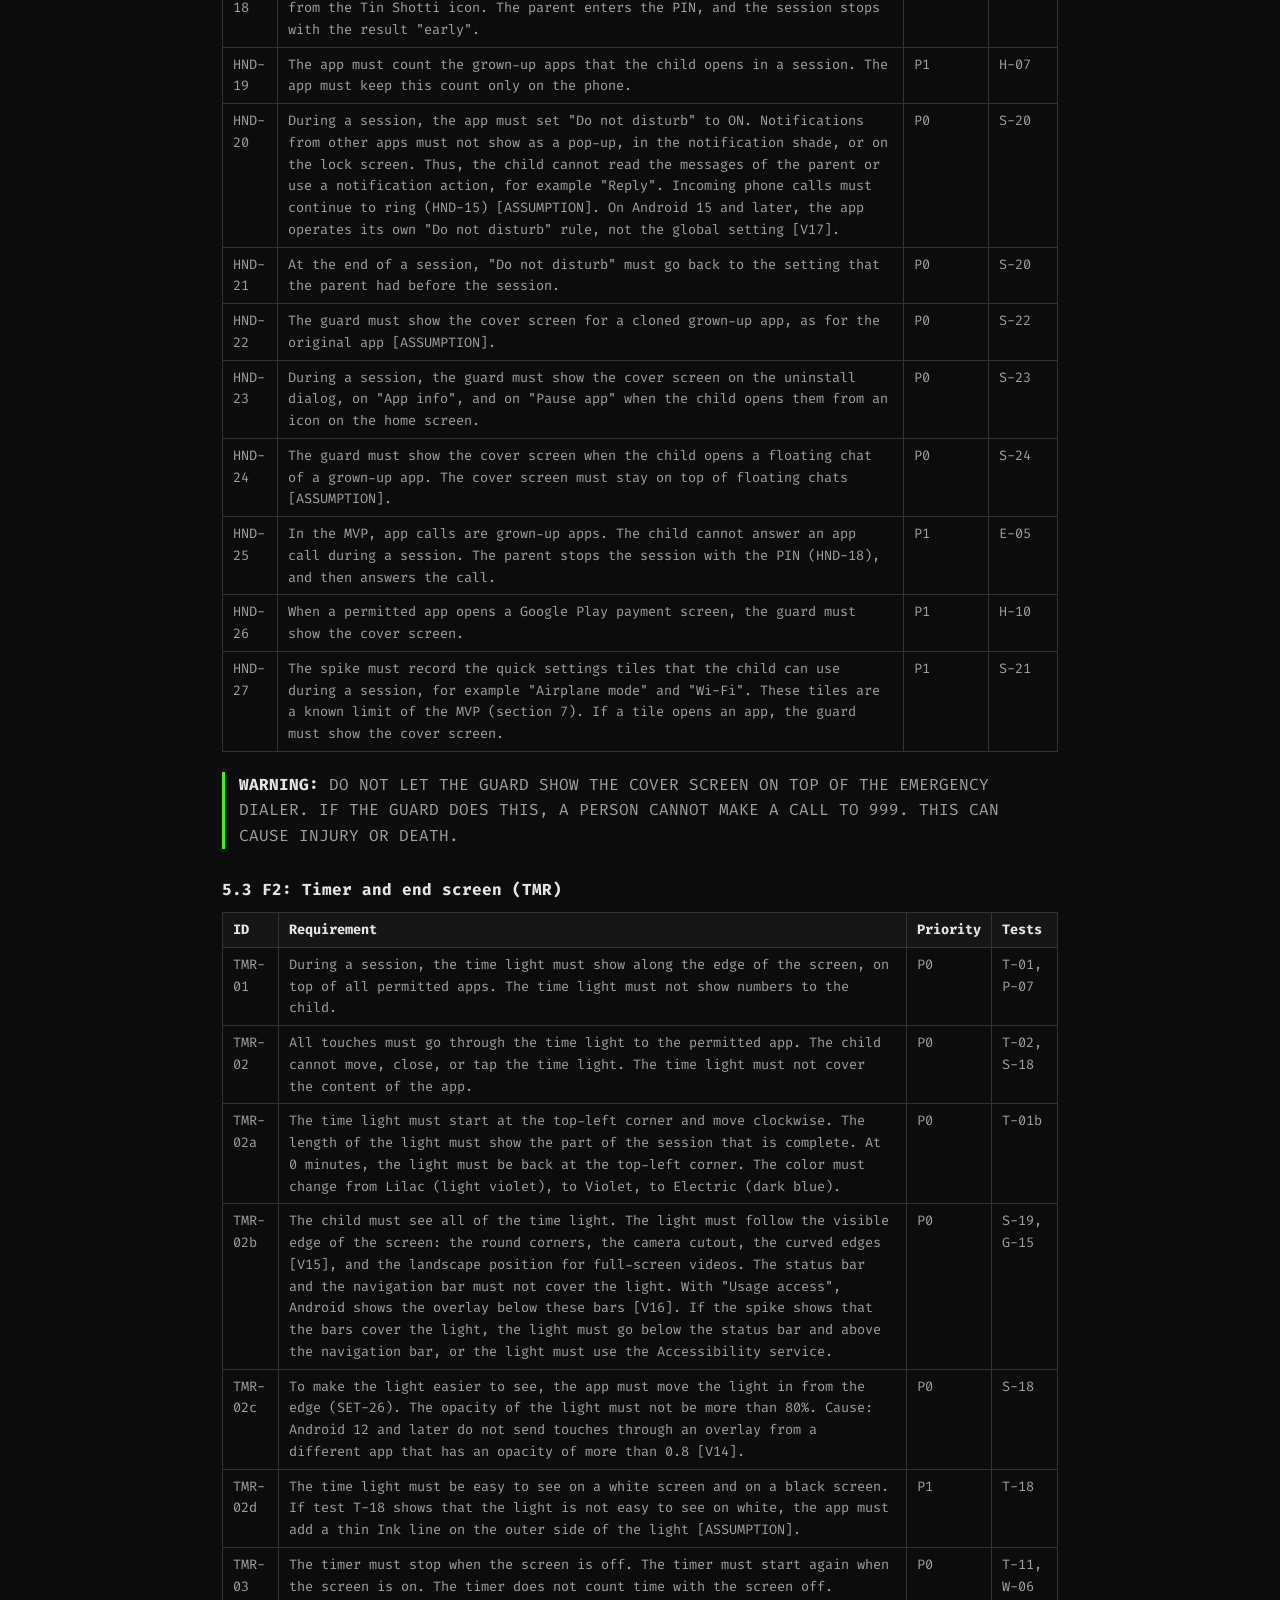
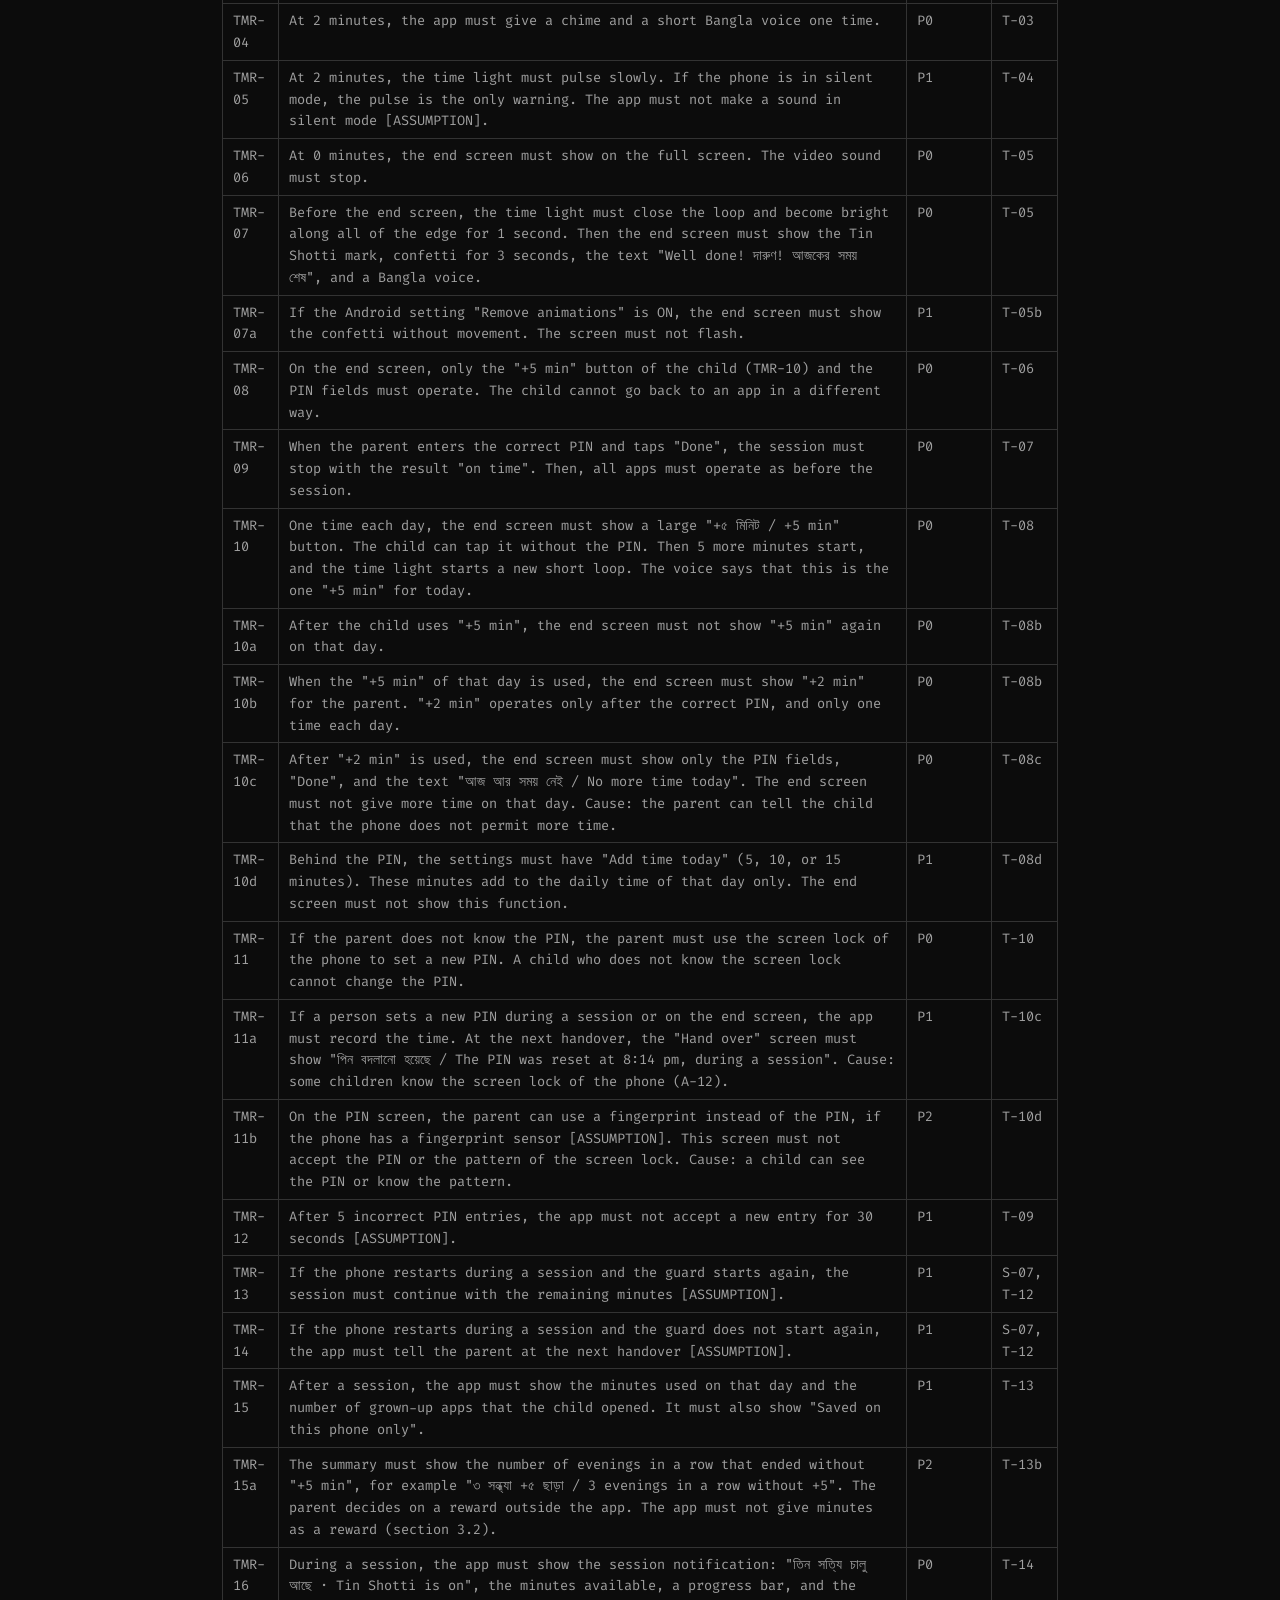
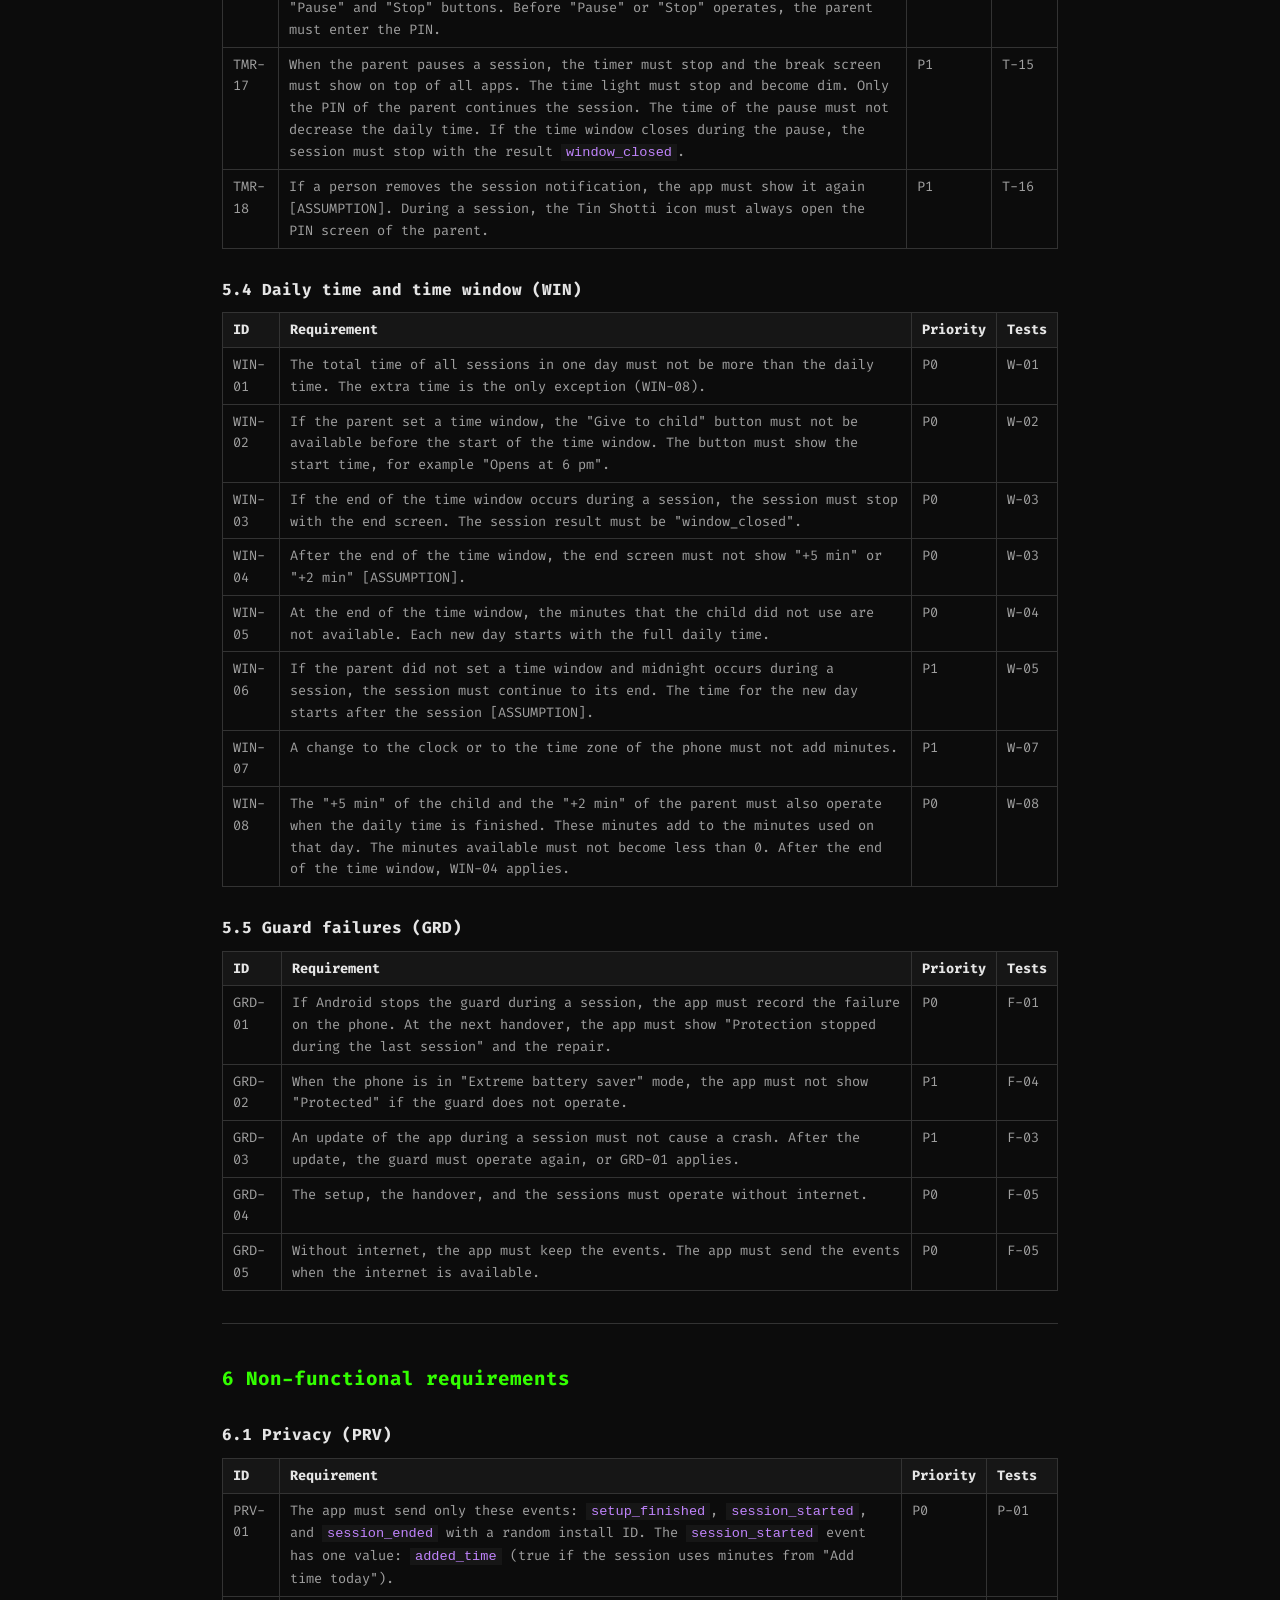
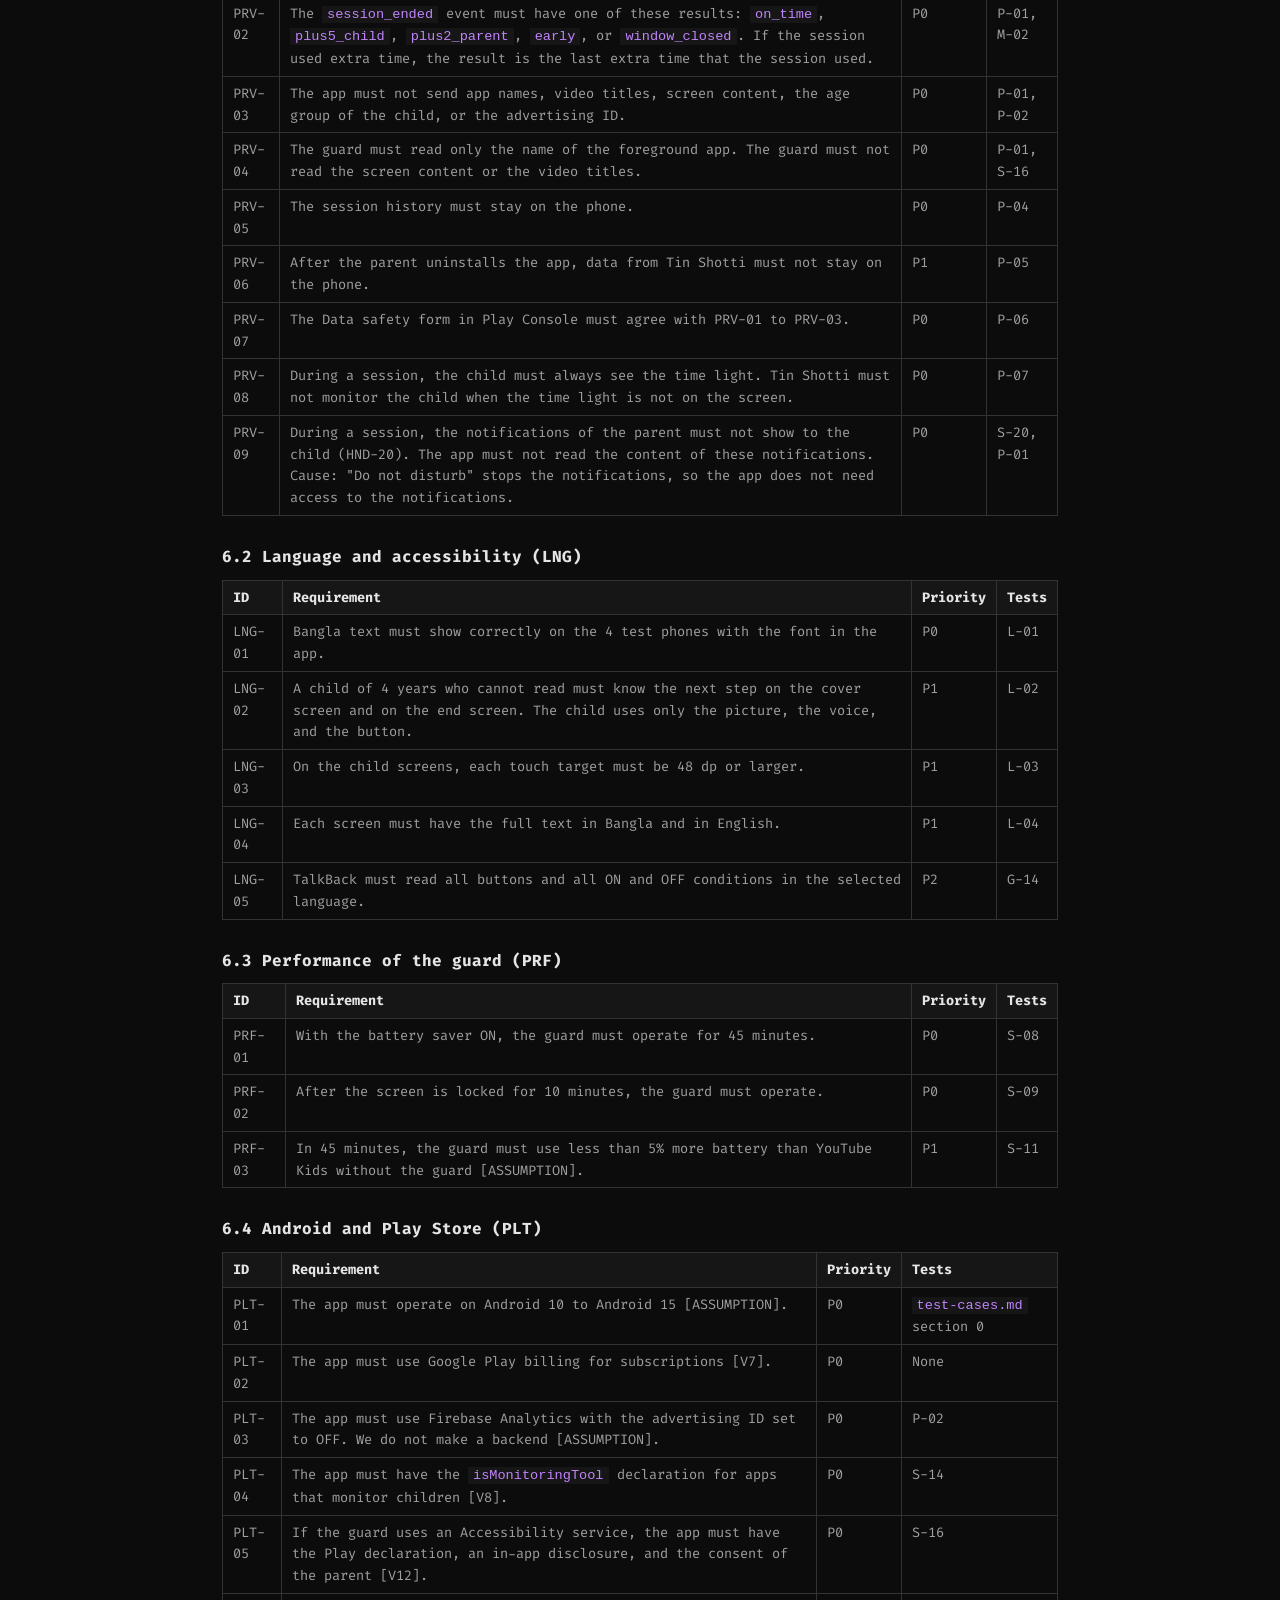
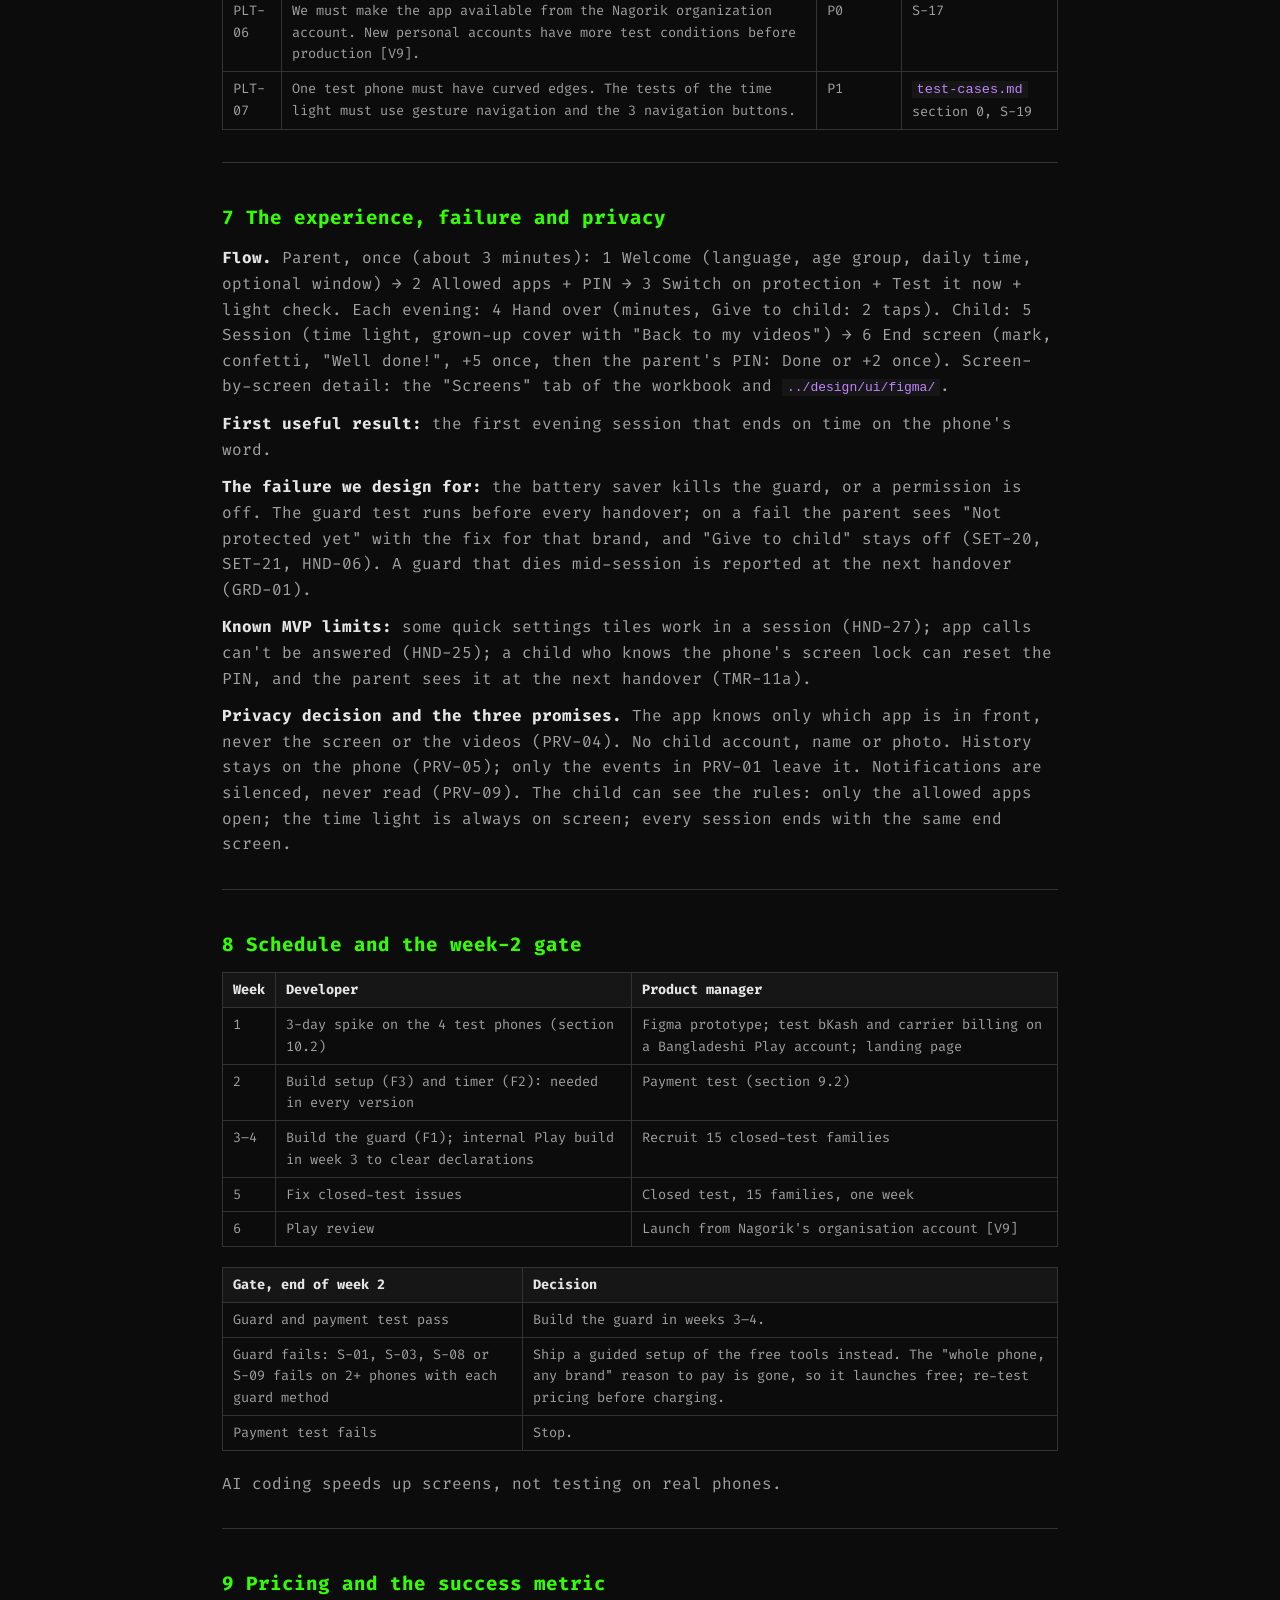
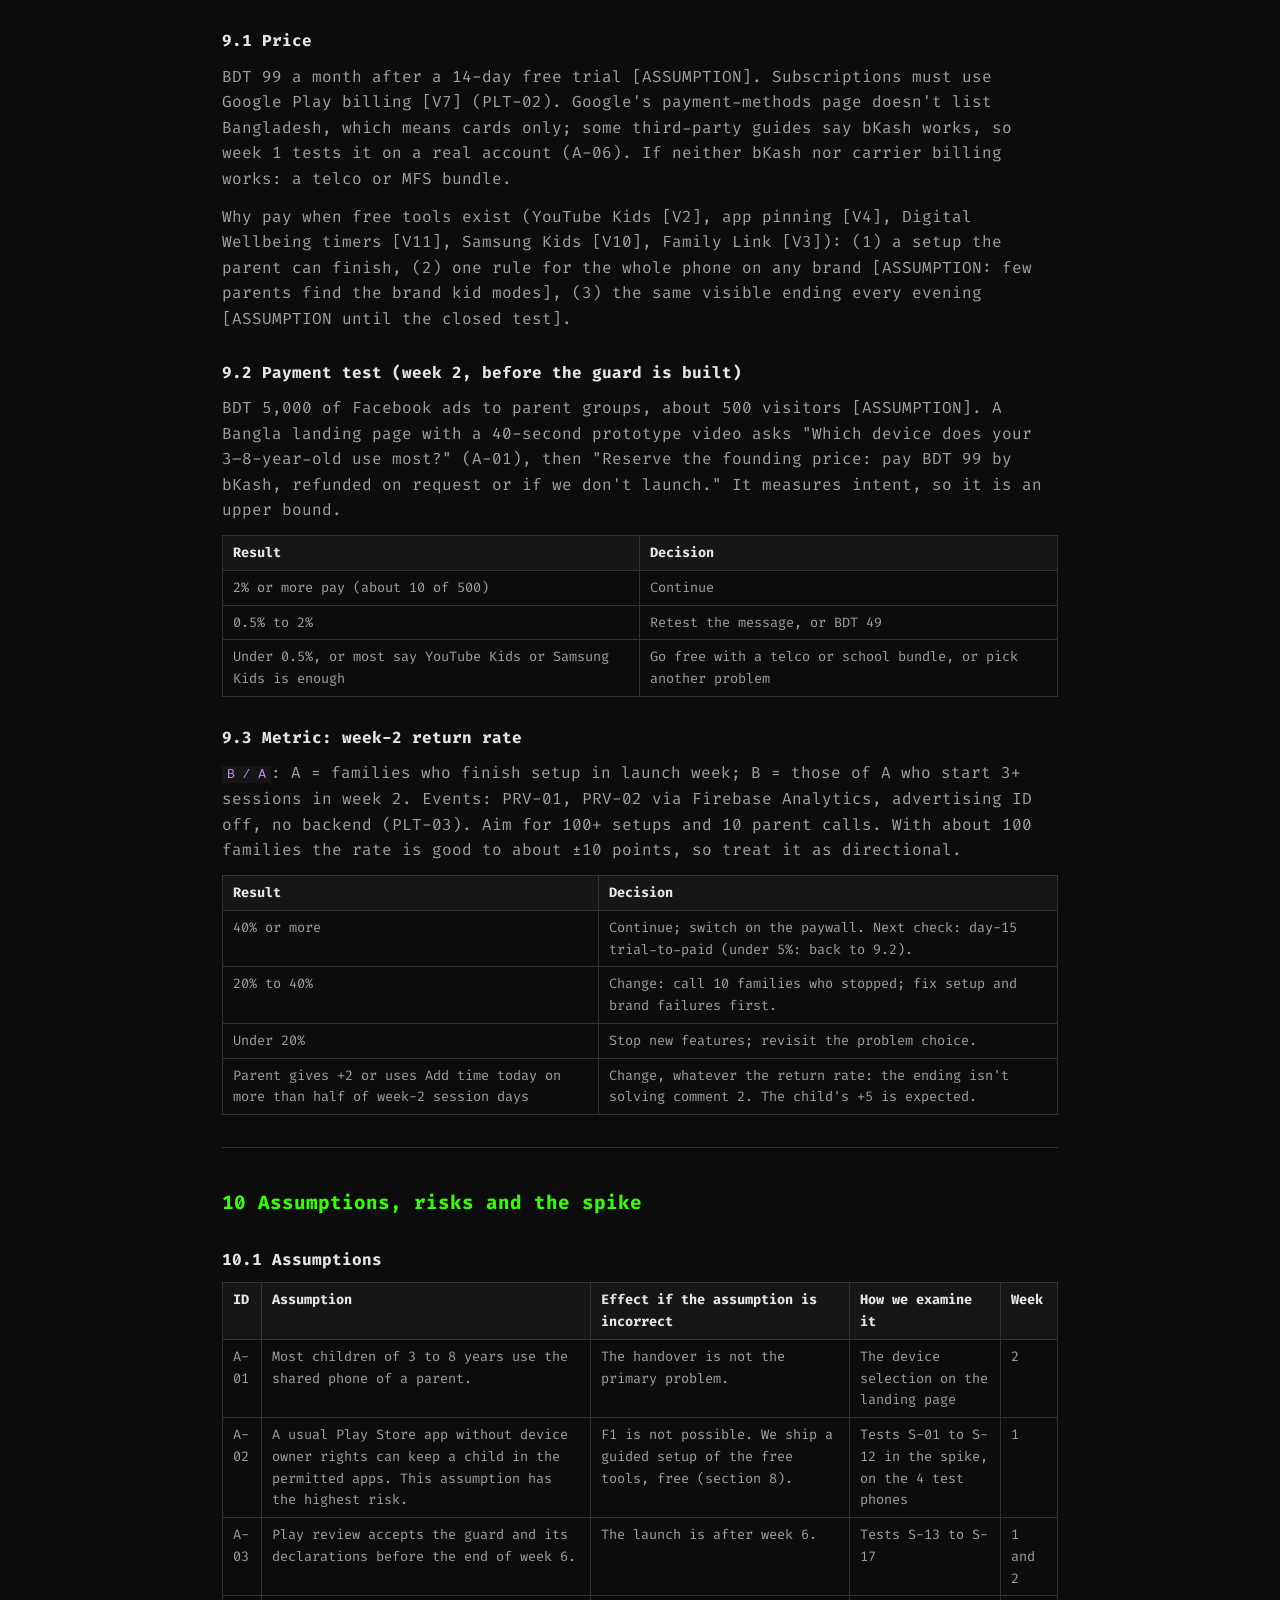
<file: assignment/nagorik/prd/index.html>
<!DOCTYPE html>
<html lang="en">
<head>
  <meta charset="UTF-8">
  <meta name="viewport" content="width=device-width, initial-scale=1.0">
  <meta name="robots" content="noindex, nofollow">
  <title>Tin Shotti: product requirements (MVP)</title>
  <link rel="stylesheet" href="../../../styles.css">
  <link rel="icon" type="image/png" href="../../../assets/logo.png">
  <style>
    main { padding: 40px 0 80px; max-width: 960px; }
    .crumbs a { color: var(--accent-blue); }
    .doc { margin-top: 24px; }
    .doc h1 { font-size: clamp(1.3rem, 4vw, 1.9rem); margin: 0 0 20px; }
    .doc h2 { color: var(--accent-green); font-size: 1.2rem; margin: 40px 0 12px; }
    .doc h3, .doc h4 { color: var(--text-primary); font-size: 1rem; margin: 28px 0 10px; }
    .doc p, .doc li { color: var(--text-secondary); margin-bottom: 12px; }
    .doc ul, .doc ol { padding-left: 1.4em; margin-bottom: 12px; }
    .doc a { color: var(--accent-blue); }
    .doc strong { color: var(--text-primary); }
    .doc code { background: var(--bg-panel); padding: 1px 5px; color: var(--accent-purple); }
    .doc pre { background: var(--bg-panel); padding: 12px; overflow-x: auto; margin-bottom: 16px; }
    .doc pre code { padding: 0; }
    .doc blockquote { border-left: 3px solid var(--accent-green); padding-left: 14px; margin: 0 0 16px; }
    .doc hr { border: 0; border-top: 1px solid #333; margin: 32px 0; }
    /* block + overflow so wide tables scroll on phones instead of widening the page */
    .doc table { display: block; overflow-x: auto; border-collapse: collapse; font-size: .85rem; margin-bottom: 20px; }
    .doc th, .doc td { border: 1px solid #333; padding: 6px 10px; text-align: left; vertical-align: top; color: var(--text-secondary); }
    .doc th { background: var(--bg-panel); color: var(--text-primary); }
  </style>
</head>
<body>
<main class="container">
  <p class="crumbs"><span class="logo-prompt">abraar@root:</span><span class="logo-dir">~/assignments/nagorik</span>$ <a href="../">cd ..</a> · <a href="../docs/tin-shotti-prd.md">raw markdown</a></p>
  <article class="doc">
<h1 id="tin-shotti-product-requirements-mvp">Tin Shotti: product
requirements (MVP)</h1>
<blockquote>
<p><strong>Who this is for.</strong> This PRD is written for AI coding
agents and for lookups: every rule has an ID, a priority and a test, so
an agent can build and check one requirement at a time. <strong>People
should start with the workbook,
<code>tin-shotti-product-map.xlsx</code></strong> (same folder). It
shows the product breadth-first: one tab per level (capabilities, then
screens, then requirements, then test cases), so you see the whole
product at a glance and go deeper only where you need to. Reading this
file top to bottom means jumping between sections and IDs.</p>
</blockquote>
<table>
<tbody>
<tr>
<td>Version</td>
<td>2.0, 4 November 2026 (v1.4, the full 765-line version in Simplified
Technical English, is available on request)</td>
</tr>
<tr>
<td>Author</td>
<td>Abraar Masud Nafiz</td>
</tr>
<tr>
<td>Built from</td>
<td>The assessment PDF (v7) and the decisions in it</td>
</tr>
<tr>
<td>Test cases</td>
<td><code>test-cases.md</code> / <code>test-cases.csv</code> in this
folder (113 MVP + 10 v2); also the "Test cases" tab of the workbook</td>
</tr>
<tr>
<td>Labels</td>
<td><code>[V1]</code>–<code>[V17]</code>: checked against the source in
section 11. <code>[ASSUMPTION]</code>: not verified. Talks with a few
parents were informal, so every claim about parents is an
assumption.</td>
</tr>
<tr>
<td>Priority</td>
<td>P0: blocks the Play Store launch. P1: done before the closed test
(week 5). P2: if time allows.</td>
</tr>
</tbody>
</table>
<h2 id="agent-rules">Agent rules</h2>
<ol type="1">
<li>Build only what has an ID here. If something is missing or two rules
conflict, stop and ask; don't invent behaviour.</li>
<li>A requirement is done when its tests in <code>test-cases.md</code>
pass on all 4 test phones.</li>
<li>Never break the three promises (section 7) or the 999 rule
(HND-16).</li>
<li>Never send data that PRV-01 to PRV-03 don't list.</li>
</ol>
<hr />
<h2 id="1-product-in-one-paragraph">1 Product in one paragraph</h2>
<p>When a parent hands their Android phone to a child of 3 to 8 years,
Tin Shotti lets only the apps the parent picked open (YouTube Kids by
default), shows the time left as a light round the screen edge (no
numbers), and ends every session with the same kind end screen. Incoming
calls and 999 always work. Setup takes about 3 minutes, in Bangla. One
Android developer with an AI coding platform builds the MVP in six
weeks.</p>
<h2 id="2-problem-and-users">2 Problem and users</h2>
<ul>
<li><strong>Moment:</strong> the evening handover of the parent's own
phone. It holds three of the four parent comments in the brief: what the
child watches next (F1), the evening argument (F2), and setup that was
too hard (F3). The fourth, "why pay?", is section 9.</li>
<li><strong>Parent:</strong> owns an Android phone (Xiaomi, Realme,
Tecno or Samsung) [ASSUMPTION]; reads Bangla, maybe not English
[ASSUMPTION]; sets up once, then only hands over.</li>
<li><strong>Child:</strong> 3 to 8 years; many 3 to 5-year-olds can't
read [ASSUMPTION], so child screens use pictures, sound and a Bangla
voice. 9 to 14-year-olds on a shared phone get the same app plus up to
two more allowed apps (SET-04a).</li>
<li><strong>Not in the MVP:</strong> a phone the child owns (v2), iPhone
and iPad, Android below 10.</li>
<li><strong>Could make the choice wrong:</strong> A-01, the child mostly
watches on a tablet or the TV (section 10).</li>
</ul>
<h2 id="3-scope">3 Scope</h2>
<h3 id="31-in-the-mvp">3.1 In the MVP</h3>
<table>
<thead>
<tr>
<th>ID</th>
<th>Capability</th>
<th>What it does</th>
<th>Requirement groups</th>
</tr>
</thead>
<tbody>
<tr>
<td>F1</td>
<td>Handover with allowed apps</td>
<td>"Give to child" starts a session. Only allowed apps open; any other
app gets the grown-up cover. Calls and 999 always work; other apps'
notifications are silenced.</td>
<td>HND</td>
</tr>
<tr>
<td>F2</td>
<td>Time the child can see, and a kind ending</td>
<td>Daily time and an optional window. The time light runs round the
edge. At 0 the end screen shows; the child's own +5 once a day, then the
parent's +2 once (PIN), then no more.</td>
<td>TMR, WIN</td>
</tr>
<tr>
<td>F3</td>
<td>Guided setup in Bangla</td>
<td>Brand-specific pictures, "Test it now", a light check. A forgotten
PIN is reset with the phone's screen lock.</td>
<td>SET</td>
</tr>
<tr>
<td>—</td>
<td>Failure handling, privacy, language, performance, platform</td>
<td>Applies across F1 to F3</td>
<td>GRD, PRV, LNG, PRF, PLT</td>
</tr>
</tbody>
</table>
<h3 id="32-not-in-the-mvp">3.2 Not in the MVP</h3>
<table>
<thead>
<tr>
<th>Left out</th>
<th>Why</th>
</tr>
</thead>
<tbody>
<tr>
<td>Our own content filter</td>
<td>YouTube Kids filters, free, in Bangladesh [V1]; one bad video would
cost the parent's trust.</td>
</tr>
<tr>
<td>Remote parent dashboard</td>
<td>Needs accounts, a backend and data about the child.</td>
</tr>
<tr>
<td>An "approved videos only" player (rejected alternative)</td>
<td>YouTube API policies forbid a fee for embedded videos and require
working player links [V6]; YouTube Kids has approved-only mode, free
[V2].</td>
</tr>
<tr>
<td>iPhone and iPad</td>
<td>One developer, six weeks; most families use Android
[ASSUMPTION].</td>
</tr>
<tr>
<td>Child profiles</td>
<td>They need a way to tell children apart, and the app asks for no name
or photo (SET-02). Asked in the closed test.</td>
</tr>
<tr>
<td>Minutes as a reward</td>
<td>Teaches that screen time is the prize; "celebrate finishing, not
using". The summary shows evenings without +5 and the parent decides
(TMR-15a).</td>
</tr>
<tr>
<td>Answering app calls (WhatsApp, IMO) in a session</td>
<td>The guard sees only the app name, so it can't tell a call from a
chat [ASSUMPTION]. The parent stops the session with the PIN
(HND-25).</td>
</tr>
</tbody>
</table>
<h3 id="33-version-2-ideas">3.3 Version 2 ideas</h3>
<p>All-day mode for a phone the child owns (device owner and lock task
mode [V4]); a safe browser (off by default, visible logging); an AI
summary for parents (needs consent and a new privacy statement). Each
roughly doubles the guard and privacy work, so the MVP proves the
handover first.</p>
<h2 id="4-results-we-want">4 Results we want</h2>
<table>
<thead>
<tr>
<th>ID</th>
<th>Result</th>
<th>Measured by</th>
</tr>
</thead>
<tbody>
<tr>
<td>R-01</td>
<td>During a session the child can open only allowed apps.</td>
<td>Spike tests S-01 to S-12</td>
</tr>
<tr>
<td>R-02</td>
<td>Sessions stop at the time the parent set; the phone, not the parent,
says so.</td>
<td>Closed test, and the +2 guard in section 9.3</td>
</tr>
<tr>
<td>R-03</td>
<td>A parent finishes setup in Bangla in 3 minutes or less.</td>
<td>G-12</td>
</tr>
<tr>
<td>R-04</td>
<td>40% or more of families start 3+ sessions in week 2 after
launch.</td>
<td>Section 9.3</td>
</tr>
</tbody>
</table>
<hr />
<h2 id="5-functional-requirements">5 Functional requirements</h2>
<h3 id="51-f3-setup-set">5.1 F3: Setup (SET)</h3>
<table>
<thead>
<tr>
<th>ID</th>
<th>Requirement</th>
<th>Priority</th>
<th>Tests</th>
</tr>
</thead>
<tbody>
<tr>
<td>SET-01</td>
<td>The app must show Bangla text by default. The first screen must have
a "বাংলা / English" switch.</td>
<td>P0</td>
<td>G-01</td>
</tr>
<tr>
<td>SET-02</td>
<td>The app must not have a field for the name, the photo, the school,
or the birth date of the child.</td>
<td>P0</td>
<td>G-02, P-03</td>
</tr>
<tr>
<td>SET-03</td>
<td>The parent must select an age group and a daily time.</td>
<td>P0</td>
<td>G-02</td>
</tr>
<tr>
<td>SET-04</td>
<td>The app must recommend a daily time for each age group: 30 minutes
for 3 to 5 years, 45 minutes for 6 to 8 years, and 60 minutes for 9 to
14 years [ASSUMPTION].</td>
<td>P0</td>
<td>G-02</td>
</tr>
<tr>
<td>SET-04a</td>
<td>For the age group 9 to 14 years, the parent can allow a maximum of
two more apps. Grown-up apps (SET-08, SET-09) must stay blocked.</td>
<td>P1</td>
<td>G-02</td>
</tr>
<tr>
<td>SET-05</td>
<td>The parent can set an optional time window, for example 6 pm to 10
pm. The "Hand over" screen must show the time window.</td>
<td>P0</td>
<td>G-02b</td>
</tr>
<tr>
<td>SET-06</td>
<td>If YouTube Kids is installed, the app must select it as a permitted
app.</td>
<td>P0</td>
<td>G-03</td>
</tr>
<tr>
<td>SET-07</td>
<td>The app must show the learning apps on the phone. The parent can
select them as permitted apps.</td>
<td>P0</td>
<td>G-03</td>
</tr>
<tr>
<td>SET-08</td>
<td>The app must show these grown-up apps with a red "X": YouTube,
Facebook, Messenger, WhatsApp, IMO, bKash, Settings, Play Store, and the
Phone app.</td>
<td>P0</td>
<td>G-03</td>
</tr>
<tr>
<td>SET-09</td>
<td>The app must not let the parent select a grown-up app as a permitted
app.</td>
<td>P0</td>
<td>G-03, E-04</td>
</tr>
<tr>
<td>SET-10</td>
<td>The app must show incoming calls and the emergency number 999 as
"Always on". The app must also tell the parent that the child cannot
answer app calls during a session (HND-25).</td>
<td>P0</td>
<td>G-03</td>
</tr>
<tr>
<td>SET-11</td>
<td>If YouTube Kids is not installed, the app must tell the parent the
cause. The app must show a link to the Play Store page of YouTube
Kids.</td>
<td>P1</td>
<td>G-04</td>
</tr>
<tr>
<td>SET-12</td>
<td>If YouTube Kids is not installed, the parent can continue the
setup.</td>
<td>P1</td>
<td>G-04</td>
</tr>
<tr>
<td>SET-13</td>
<td>The parent must enter a 4-digit PIN two times. If the two entries
are different, the app must show "The PINs are not the same". Then, the
app must remove the entries from the two fields.</td>
<td>P0</td>
<td>G-05</td>
</tr>
<tr>
<td>SET-14</td>
<td>If the PIN is 0000, 1111, or 1234, the app must tell the parent that
the PIN is easy to find. The parent can keep the PIN.</td>
<td>P2</td>
<td>G-06</td>
</tr>
<tr>
<td>SET-15</td>
<td>The app must identify the brand of the phone. For Xiaomi, Samsung,
Realme, and Tecno, the app must show pictures and steps for that
brand.</td>
<td>P0</td>
<td>G-07, G-08</td>
</tr>
<tr>
<td>SET-16</td>
<td>For a different brand, the app must show the general Android
steps.</td>
<td>P0</td>
<td>G-08</td>
</tr>
<tr>
<td>SET-17</td>
<td>When the parent sets a permission to ON in the Android settings and
comes back, the app must show that permission as ON. The app must not
start the setup again.</td>
<td>P0</td>
<td>G-09</td>
</tr>
<tr>
<td>SET-18</td>
<td>When the parent taps "Test it now", the app must do the guard
test.</td>
<td>P0</td>
<td>G-10</td>
</tr>
<tr>
<td>SET-19</td>
<td>If the guard test is satisfactory, the app must show "Protected ·
test passed" and the time of the test.</td>
<td>P0</td>
<td>G-10</td>
</tr>
<tr>
<td>SET-20</td>
<td>If a permission is OFF or the guard test is not satisfactory, the
app must show "Not protected yet". The app must also show the one repair
for that phone brand.</td>
<td>P0</td>
<td>G-11</td>
</tr>
<tr>
<td>SET-21</td>
<td>While the guard test is not satisfactory, the "Give to child" button
must not be available.</td>
<td>P0</td>
<td>G-11, H-03</td>
</tr>
<tr>
<td>SET-22</td>
<td>If the parent closes the app during the setup, the app must open at
the same step the next time. The app must keep all completed steps.</td>
<td>P1</td>
<td>G-13</td>
</tr>
<tr>
<td>SET-23</td>
<td>In the closed test, 5 parents who did not see the app before must do
the setup. Their median time must be 3 minutes or less
[ASSUMPTION].</td>
<td>P1</td>
<td>G-12</td>
</tr>
<tr>
<td>SET-24</td>
<td>If the phone has no screen lock, the setup must tell the parent to
set a screen lock. Cause: the parent uses the screen lock to set a new
PIN (TMR-11).</td>
<td>P1</td>
<td>T-10b</td>
</tr>
<tr>
<td>SET-25</td>
<td>After a satisfactory guard test, the app must do the light check.
The time light goes around the edge of the screen one time in
approximately 5 seconds. Then the app asks: "আলোটা পুরোটা দেখা যাচ্ছে? /
Can you see all of the light?"</td>
<td>P0</td>
<td>G-15</td>
</tr>
<tr>
<td>SET-26</td>
<td>If the parent taps "একটা অংশ ঢাকা / Part is hidden", the app must
move the time light 8 dp in from the edge. Then the app must do the
light check again. The maximum is 24 dp. The app must keep the position
for all sessions.</td>
<td>P0</td>
<td>G-15</td>
</tr>
<tr>
<td>SET-27</td>
<td>Behind the PIN, the parent can do the light check again, for example
after the parent puts a new case on the phone.</td>
<td>P1</td>
<td>G-16</td>
</tr>
<tr>
<td>SET-28</td>
<td>The "Switch on protection" screen must include the "Do not disturb"
access (HND-20). The guard test must make sure that this access is
ON.</td>
<td>P0</td>
<td>G-17</td>
</tr>
</tbody>
</table>
<h3 id="52-f1-handover-with-permitted-apps-hnd">5.2 F1: Handover with
permitted apps (HND)</h3>
<table>
<thead>
<tr>
<th>ID</th>
<th>Requirement</th>
<th>Priority</th>
<th>Tests</th>
</tr>
</thead>
<tbody>
<tr>
<td>HND-01</td>
<td>After the setup, the app must open on the "Hand over" screen.</td>
<td>P0</td>
<td>H-01</td>
</tr>
<tr>
<td>HND-02</td>
<td>The "Hand over" screen must show the protection condition, the
minutes available for the day, the time window (if the parent set it),
and the "Give to child" button.</td>
<td>P0</td>
<td>H-01</td>
</tr>
<tr>
<td>HND-03</td>
<td>The minute selections (10, 15, 20) must not be more than the minutes
available for the day.</td>
<td>P0</td>
<td>H-01, W-01</td>
</tr>
<tr>
<td>HND-04</td>
<td>When the parent taps "Give to child", the app must do the guard test
again.</td>
<td>P0</td>
<td>H-02</td>
</tr>
<tr>
<td>HND-05</td>
<td>If the guard test is satisfactory, YouTube Kids must open and the
session must start. From the start of the app, the parent must do a
maximum of 2 taps.</td>
<td>P0</td>
<td>H-02</td>
</tr>
<tr>
<td>HND-06</td>
<td>If the guard test is not satisfactory, the session must not start.
The app must show "Not protected yet" and the repair.</td>
<td>P0</td>
<td>H-03, F-02</td>
</tr>
<tr>
<td>HND-07</td>
<td>The app must not show "Protected" when the guard does not
operate.</td>
<td>P0</td>
<td>H-03, F-04</td>
</tr>
<tr>
<td>HND-08</td>
<td>During a session, the child can open all permitted apps.</td>
<td>P0</td>
<td>H-04</td>
</tr>
<tr>
<td>HND-09</td>
<td>During a session, when the child opens a grown-up app, the guard
must show the cover screen in 1 second or less. This must occur in 19 of
20 tries [ASSUMPTION].</td>
<td>P0</td>
<td>S-01, H-05</td>
</tr>
<tr>
<td>HND-10</td>
<td>The guard must show the cover screen for grown-up apps that the
child opens from these locations: the home screen, the recent apps, the
notification shade, and the quick settings.</td>
<td>P0</td>
<td>S-01 to S-04</td>
</tr>
<tr>
<td>HND-11</td>
<td>The guard must show the cover screen when the child opens a grown-up
app in a split screen or in a floating window.</td>
<td>P0</td>
<td>S-05</td>
</tr>
<tr>
<td>HND-12</td>
<td>The guard must show the cover screen when the child opens a grown-up
app with Google Assistant, or with a link in a permitted app.</td>
<td>P1</td>
<td>S-06, H-08</td>
</tr>
<tr>
<td>HND-13</td>
<td>The cover screen must show a picture, the text "এটা বড়দের অ্যাপ /
This one is for grown-ups", a Bangla voice, and the "Back to my videos"
button.</td>
<td>P0</td>
<td>H-05</td>
</tr>
<tr>
<td>HND-14</td>
<td>When the child taps "Back to my videos", the last permitted app must
open again.</td>
<td>P0</td>
<td>H-06</td>
</tr>
<tr>
<td>HND-15</td>
<td>During a session, the phone must receive incoming calls. After the
call, the guard must operate again.</td>
<td>P0</td>
<td>S-10, E-01</td>
</tr>
<tr>
<td>HND-16</td>
<td>The guard must not show the cover screen on top of the Android
emergency dialer. A call to 999 must connect during a session and on the
end screen [V13].</td>
<td>P0</td>
<td>E-02</td>
</tr>
<tr>
<td>HND-17</td>
<td>During a session, the Phone app is a grown-up app. Only incoming
calls and emergency calls operate.</td>
<td>P1</td>
<td>E-03</td>
</tr>
<tr>
<td>HND-18</td>
<td>The parent can stop a session at all times from the session
notification or from the Tin Shotti icon. The parent enters the PIN, and
the session stops with the result "early".</td>
<td>P0</td>
<td>H-09</td>
</tr>
<tr>
<td>HND-19</td>
<td>The app must count the grown-up apps that the child opens in a
session. The app must keep this count only on the phone.</td>
<td>P1</td>
<td>H-07</td>
</tr>
<tr>
<td>HND-20</td>
<td>During a session, the app must set "Do not disturb" to ON.
Notifications from other apps must not show as a pop-up, in the
notification shade, or on the lock screen. Thus, the child cannot read
the messages of the parent or use a notification action, for example
"Reply". Incoming phone calls must continue to ring (HND-15)
[ASSUMPTION]. On Android 15 and later, the app operates its own "Do not
disturb" rule, not the global setting [V17].</td>
<td>P0</td>
<td>S-20</td>
</tr>
<tr>
<td>HND-21</td>
<td>At the end of a session, "Do not disturb" must go back to the
setting that the parent had before the session.</td>
<td>P0</td>
<td>S-20</td>
</tr>
<tr>
<td>HND-22</td>
<td>The guard must show the cover screen for a cloned grown-up app, as
for the original app [ASSUMPTION].</td>
<td>P0</td>
<td>S-22</td>
</tr>
<tr>
<td>HND-23</td>
<td>During a session, the guard must show the cover screen on the
uninstall dialog, on "App info", and on "Pause app" when the child opens
them from an icon on the home screen.</td>
<td>P0</td>
<td>S-23</td>
</tr>
<tr>
<td>HND-24</td>
<td>The guard must show the cover screen when the child opens a floating
chat of a grown-up app. The cover screen must stay on top of floating
chats [ASSUMPTION].</td>
<td>P0</td>
<td>S-24</td>
</tr>
<tr>
<td>HND-25</td>
<td>In the MVP, app calls are grown-up apps. The child cannot answer an
app call during a session. The parent stops the session with the PIN
(HND-18), and then answers the call.</td>
<td>P1</td>
<td>E-05</td>
</tr>
<tr>
<td>HND-26</td>
<td>When a permitted app opens a Google Play payment screen, the guard
must show the cover screen.</td>
<td>P1</td>
<td>H-10</td>
</tr>
<tr>
<td>HND-27</td>
<td>The spike must record the quick settings tiles that the child can
use during a session, for example "Airplane mode" and "Wi-Fi". These
tiles are a known limit of the MVP (section 7). If a tile opens an app,
the guard must show the cover screen.</td>
<td>P1</td>
<td>S-21</td>
</tr>
</tbody>
</table>
<blockquote>
<p><strong>WARNING:</strong> DO NOT LET THE GUARD SHOW THE COVER SCREEN
ON TOP OF THE EMERGENCY DIALER. IF THE GUARD DOES THIS, A PERSON CANNOT
MAKE A CALL TO 999. THIS CAN CAUSE INJURY OR DEATH.</p>
</blockquote>
<h3 id="53-f2-timer-and-end-screen-tmr">5.3 F2: Timer and end screen
(TMR)</h3>
<table>
<thead>
<tr>
<th>ID</th>
<th>Requirement</th>
<th>Priority</th>
<th>Tests</th>
</tr>
</thead>
<tbody>
<tr>
<td>TMR-01</td>
<td>During a session, the time light must show along the edge of the
screen, on top of all permitted apps. The time light must not show
numbers to the child.</td>
<td>P0</td>
<td>T-01, P-07</td>
</tr>
<tr>
<td>TMR-02</td>
<td>All touches must go through the time light to the permitted app. The
child cannot move, close, or tap the time light. The time light must not
cover the content of the app.</td>
<td>P0</td>
<td>T-02, S-18</td>
</tr>
<tr>
<td>TMR-02a</td>
<td>The time light must start at the top-left corner and move clockwise.
The length of the light must show the part of the session that is
complete. At 0 minutes, the light must be back at the top-left corner.
The color must change from Lilac (light violet), to Violet, to Electric
(dark blue).</td>
<td>P0</td>
<td>T-01b</td>
</tr>
<tr>
<td>TMR-02b</td>
<td>The child must see all of the time light. The light must follow the
visible edge of the screen: the round corners, the camera cutout, the
curved edges [V15], and the landscape position for full-screen videos.
The status bar and the navigation bar must not cover the light. With
"Usage access", Android shows the overlay below these bars [V16]. If the
spike shows that the bars cover the light, the light must go below the
status bar and above the navigation bar, or the light must use the
Accessibility service.</td>
<td>P0</td>
<td>S-19, G-15</td>
</tr>
<tr>
<td>TMR-02c</td>
<td>To make the light easier to see, the app must move the light in from
the edge (SET-26). The opacity of the light must not be more than 80%.
Cause: Android 12 and later do not send touches through an overlay from
a different app that has an opacity of more than 0.8 [V14].</td>
<td>P0</td>
<td>S-18</td>
</tr>
<tr>
<td>TMR-02d</td>
<td>The time light must be easy to see on a white screen and on a black
screen. If test T-18 shows that the light is not easy to see on white,
the app must add a thin Ink line on the outer side of the light
[ASSUMPTION].</td>
<td>P1</td>
<td>T-18</td>
</tr>
<tr>
<td>TMR-03</td>
<td>The timer must stop when the screen is off. The timer must start
again when the screen is on. The timer does not count time with the
screen off.</td>
<td>P0</td>
<td>T-11, W-06</td>
</tr>
<tr>
<td>TMR-04</td>
<td>At 2 minutes, the app must give a chime and a short Bangla voice one
time.</td>
<td>P0</td>
<td>T-03</td>
</tr>
<tr>
<td>TMR-05</td>
<td>At 2 minutes, the time light must pulse slowly. If the phone is in
silent mode, the pulse is the only warning. The app must not make a
sound in silent mode [ASSUMPTION].</td>
<td>P1</td>
<td>T-04</td>
</tr>
<tr>
<td>TMR-06</td>
<td>At 0 minutes, the end screen must show on the full screen. The video
sound must stop.</td>
<td>P0</td>
<td>T-05</td>
</tr>
<tr>
<td>TMR-07</td>
<td>Before the end screen, the time light must close the loop and become
bright along all of the edge for 1 second. Then the end screen must show
the Tin Shotti mark, confetti for 3 seconds, the text "Well done! দারুণ!
আজকের সময় শেষ", and a Bangla voice.</td>
<td>P0</td>
<td>T-05</td>
</tr>
<tr>
<td>TMR-07a</td>
<td>If the Android setting "Remove animations" is ON, the end screen
must show the confetti without movement. The screen must not flash.</td>
<td>P1</td>
<td>T-05b</td>
</tr>
<tr>
<td>TMR-08</td>
<td>On the end screen, only the "+5 min" button of the child (TMR-10)
and the PIN fields must operate. The child cannot go back to an app in a
different way.</td>
<td>P0</td>
<td>T-06</td>
</tr>
<tr>
<td>TMR-09</td>
<td>When the parent enters the correct PIN and taps "Done", the session
must stop with the result "on time". Then, all apps must operate as
before the session.</td>
<td>P0</td>
<td>T-07</td>
</tr>
<tr>
<td>TMR-10</td>
<td>One time each day, the end screen must show a large "+৫ মিনিট / +5
min" button. The child can tap it without the PIN. Then 5 more minutes
start, and the time light starts a new short loop. The voice says that
this is the one "+5 min" for today.</td>
<td>P0</td>
<td>T-08</td>
</tr>
<tr>
<td>TMR-10a</td>
<td>After the child uses "+5 min", the end screen must not show "+5 min"
again on that day.</td>
<td>P0</td>
<td>T-08b</td>
</tr>
<tr>
<td>TMR-10b</td>
<td>When the "+5 min" of that day is used, the end screen must show "+2
min" for the parent. "+2 min" operates only after the correct PIN, and
only one time each day.</td>
<td>P0</td>
<td>T-08b</td>
</tr>
<tr>
<td>TMR-10c</td>
<td>After "+2 min" is used, the end screen must show only the PIN
fields, "Done", and the text "আজ আর সময় নেই / No more time today". The
end screen must not give more time on that day. Cause: the parent can
tell the child that the phone does not permit more time.</td>
<td>P0</td>
<td>T-08c</td>
</tr>
<tr>
<td>TMR-10d</td>
<td>Behind the PIN, the settings must have "Add time today" (5, 10, or
15 minutes). These minutes add to the daily time of that day only. The
end screen must not show this function.</td>
<td>P1</td>
<td>T-08d</td>
</tr>
<tr>
<td>TMR-11</td>
<td>If the parent does not know the PIN, the parent must use the screen
lock of the phone to set a new PIN. A child who does not know the screen
lock cannot change the PIN.</td>
<td>P0</td>
<td>T-10</td>
</tr>
<tr>
<td>TMR-11a</td>
<td>If a person sets a new PIN during a session or on the end screen,
the app must record the time. At the next handover, the "Hand over"
screen must show "পিন বদলানো হয়েছে / The PIN was reset at 8:14 pm,
during a session". Cause: some children know the screen lock of the
phone (A-12).</td>
<td>P1</td>
<td>T-10c</td>
</tr>
<tr>
<td>TMR-11b</td>
<td>On the PIN screen, the parent can use a fingerprint instead of the
PIN, if the phone has a fingerprint sensor [ASSUMPTION]. This screen
must not accept the PIN or the pattern of the screen lock. Cause: a
child can see the PIN or know the pattern.</td>
<td>P2</td>
<td>T-10d</td>
</tr>
<tr>
<td>TMR-12</td>
<td>After 5 incorrect PIN entries, the app must not accept a new entry
for 30 seconds [ASSUMPTION].</td>
<td>P1</td>
<td>T-09</td>
</tr>
<tr>
<td>TMR-13</td>
<td>If the phone restarts during a session and the guard starts again,
the session must continue with the remaining minutes [ASSUMPTION].</td>
<td>P1</td>
<td>S-07, T-12</td>
</tr>
<tr>
<td>TMR-14</td>
<td>If the phone restarts during a session and the guard does not start
again, the app must tell the parent at the next handover
[ASSUMPTION].</td>
<td>P1</td>
<td>S-07, T-12</td>
</tr>
<tr>
<td>TMR-15</td>
<td>After a session, the app must show the minutes used on that day and
the number of grown-up apps that the child opened. It must also show
"Saved on this phone only".</td>
<td>P1</td>
<td>T-13</td>
</tr>
<tr>
<td>TMR-15a</td>
<td>The summary must show the number of evenings in a row that ended
without "+5 min", for example "৩ সন্ধ্যা +৫ ছাড়া / 3 evenings in a row
without +5". The parent decides on a reward outside the app. The app
must not give minutes as a reward (section 3.2).</td>
<td>P2</td>
<td>T-13b</td>
</tr>
<tr>
<td>TMR-16</td>
<td>During a session, the app must show the session notification: "তিন
সত্যি চালু আছে · Tin Shotti is on", the minutes available, a progress bar,
and the "Pause" and "Stop" buttons. Before "Pause" or "Stop" operates,
the parent must enter the PIN.</td>
<td>P0</td>
<td>T-14</td>
</tr>
<tr>
<td>TMR-17</td>
<td>When the parent pauses a session, the timer must stop and the break
screen must show on top of all apps. The time light must stop and become
dim. Only the PIN of the parent continues the session. The time of the
pause must not decrease the daily time. If the time window closes during
the pause, the session must stop with the result
<code>window_closed</code>.</td>
<td>P1</td>
<td>T-15</td>
</tr>
<tr>
<td>TMR-18</td>
<td>If a person removes the session notification, the app must show it
again [ASSUMPTION]. During a session, the Tin Shotti icon must always
open the PIN screen of the parent.</td>
<td>P1</td>
<td>T-16</td>
</tr>
</tbody>
</table>
<h3 id="54-daily-time-and-time-window-win">5.4 Daily time and time
window (WIN)</h3>
<table>
<thead>
<tr>
<th>ID</th>
<th>Requirement</th>
<th>Priority</th>
<th>Tests</th>
</tr>
</thead>
<tbody>
<tr>
<td>WIN-01</td>
<td>The total time of all sessions in one day must not be more than the
daily time. The extra time is the only exception (WIN-08).</td>
<td>P0</td>
<td>W-01</td>
</tr>
<tr>
<td>WIN-02</td>
<td>If the parent set a time window, the "Give to child" button must not
be available before the start of the time window. The button must show
the start time, for example "Opens at 6 pm".</td>
<td>P0</td>
<td>W-02</td>
</tr>
<tr>
<td>WIN-03</td>
<td>If the end of the time window occurs during a session, the session
must stop with the end screen. The session result must be
"window_closed".</td>
<td>P0</td>
<td>W-03</td>
</tr>
<tr>
<td>WIN-04</td>
<td>After the end of the time window, the end screen must not show "+5
min" or "+2 min" [ASSUMPTION].</td>
<td>P0</td>
<td>W-03</td>
</tr>
<tr>
<td>WIN-05</td>
<td>At the end of the time window, the minutes that the child did not
use are not available. Each new day starts with the full daily
time.</td>
<td>P0</td>
<td>W-04</td>
</tr>
<tr>
<td>WIN-06</td>
<td>If the parent did not set a time window and midnight occurs during a
session, the session must continue to its end. The time for the new day
starts after the session [ASSUMPTION].</td>
<td>P1</td>
<td>W-05</td>
</tr>
<tr>
<td>WIN-07</td>
<td>A change to the clock or to the time zone of the phone must not add
minutes.</td>
<td>P1</td>
<td>W-07</td>
</tr>
<tr>
<td>WIN-08</td>
<td>The "+5 min" of the child and the "+2 min" of the parent must also
operate when the daily time is finished. These minutes add to the
minutes used on that day. The minutes available must not become less
than 0. After the end of the time window, WIN-04 applies.</td>
<td>P0</td>
<td>W-08</td>
</tr>
</tbody>
</table>
<h3 id="55-guard-failures-grd">5.5 Guard failures (GRD)</h3>
<table>
<thead>
<tr>
<th>ID</th>
<th>Requirement</th>
<th>Priority</th>
<th>Tests</th>
</tr>
</thead>
<tbody>
<tr>
<td>GRD-01</td>
<td>If Android stops the guard during a session, the app must record the
failure on the phone. At the next handover, the app must show
"Protection stopped during the last session" and the repair.</td>
<td>P0</td>
<td>F-01</td>
</tr>
<tr>
<td>GRD-02</td>
<td>When the phone is in "Extreme battery saver" mode, the app must not
show "Protected" if the guard does not operate.</td>
<td>P1</td>
<td>F-04</td>
</tr>
<tr>
<td>GRD-03</td>
<td>An update of the app during a session must not cause a crash. After
the update, the guard must operate again, or GRD-01 applies.</td>
<td>P1</td>
<td>F-03</td>
</tr>
<tr>
<td>GRD-04</td>
<td>The setup, the handover, and the sessions must operate without
internet.</td>
<td>P0</td>
<td>F-05</td>
</tr>
<tr>
<td>GRD-05</td>
<td>Without internet, the app must keep the events. The app must send
the events when the internet is available.</td>
<td>P0</td>
<td>F-05</td>
</tr>
</tbody>
</table>
<hr />
<h2 id="6-non-functional-requirements">6 Non-functional
requirements</h2>
<h3 id="61-privacy-prv">6.1 Privacy (PRV)</h3>
<table>
<thead>
<tr>
<th>ID</th>
<th>Requirement</th>
<th>Priority</th>
<th>Tests</th>
</tr>
</thead>
<tbody>
<tr>
<td>PRV-01</td>
<td>The app must send only these events: <code>setup_finished</code>,
<code>session_started</code>, and <code>session_ended</code> with a
random install ID. The <code>session_started</code> event has one value:
<code>added_time</code> (true if the session uses minutes from "Add time
today").</td>
<td>P0</td>
<td>P-01</td>
</tr>
<tr>
<td>PRV-02</td>
<td>The <code>session_ended</code> event must have one of these results:
<code>on_time</code>, <code>plus5_child</code>,
<code>plus2_parent</code>, <code>early</code>, or
<code>window_closed</code>. If the session used extra time, the result
is the last extra time that the session used.</td>
<td>P0</td>
<td>P-01, M-02</td>
</tr>
<tr>
<td>PRV-03</td>
<td>The app must not send app names, video titles, screen content, the
age group of the child, or the advertising ID.</td>
<td>P0</td>
<td>P-01, P-02</td>
</tr>
<tr>
<td>PRV-04</td>
<td>The guard must read only the name of the foreground app. The guard
must not read the screen content or the video titles.</td>
<td>P0</td>
<td>P-01, S-16</td>
</tr>
<tr>
<td>PRV-05</td>
<td>The session history must stay on the phone.</td>
<td>P0</td>
<td>P-04</td>
</tr>
<tr>
<td>PRV-06</td>
<td>After the parent uninstalls the app, data from Tin Shotti must not
stay on the phone.</td>
<td>P1</td>
<td>P-05</td>
</tr>
<tr>
<td>PRV-07</td>
<td>The Data safety form in Play Console must agree with PRV-01 to
PRV-03.</td>
<td>P0</td>
<td>P-06</td>
</tr>
<tr>
<td>PRV-08</td>
<td>During a session, the child must always see the time light. Tin
Shotti must not monitor the child when the time light is not on the
screen.</td>
<td>P0</td>
<td>P-07</td>
</tr>
<tr>
<td>PRV-09</td>
<td>During a session, the notifications of the parent must not show to
the child (HND-20). The app must not read the content of these
notifications. Cause: "Do not disturb" stops the notifications, so the
app does not need access to the notifications.</td>
<td>P0</td>
<td>S-20, P-01</td>
</tr>
</tbody>
</table>
<h3 id="62-language-and-accessibility-lng">6.2 Language and
accessibility (LNG)</h3>
<table>
<thead>
<tr>
<th>ID</th>
<th>Requirement</th>
<th>Priority</th>
<th>Tests</th>
</tr>
</thead>
<tbody>
<tr>
<td>LNG-01</td>
<td>Bangla text must show correctly on the 4 test phones with the font
in the app.</td>
<td>P0</td>
<td>L-01</td>
</tr>
<tr>
<td>LNG-02</td>
<td>A child of 4 years who cannot read must know the next step on the
cover screen and on the end screen. The child uses only the picture, the
voice, and the button.</td>
<td>P1</td>
<td>L-02</td>
</tr>
<tr>
<td>LNG-03</td>
<td>On the child screens, each touch target must be 48 dp or
larger.</td>
<td>P1</td>
<td>L-03</td>
</tr>
<tr>
<td>LNG-04</td>
<td>Each screen must have the full text in Bangla and in English.</td>
<td>P1</td>
<td>L-04</td>
</tr>
<tr>
<td>LNG-05</td>
<td>TalkBack must read all buttons and all ON and OFF conditions in the
selected language.</td>
<td>P2</td>
<td>G-14</td>
</tr>
</tbody>
</table>
<h3 id="63-performance-of-the-guard-prf">6.3 Performance of the guard
(PRF)</h3>
<table>
<thead>
<tr>
<th>ID</th>
<th>Requirement</th>
<th>Priority</th>
<th>Tests</th>
</tr>
</thead>
<tbody>
<tr>
<td>PRF-01</td>
<td>With the battery saver ON, the guard must operate for 45
minutes.</td>
<td>P0</td>
<td>S-08</td>
</tr>
<tr>
<td>PRF-02</td>
<td>After the screen is locked for 10 minutes, the guard must
operate.</td>
<td>P0</td>
<td>S-09</td>
</tr>
<tr>
<td>PRF-03</td>
<td>In 45 minutes, the guard must use less than 5% more battery than
YouTube Kids without the guard [ASSUMPTION].</td>
<td>P1</td>
<td>S-11</td>
</tr>
</tbody>
</table>
<h3 id="64-android-and-play-store-plt">6.4 Android and Play Store
(PLT)</h3>
<table>
<thead>
<tr>
<th>ID</th>
<th>Requirement</th>
<th>Priority</th>
<th>Tests</th>
</tr>
</thead>
<tbody>
<tr>
<td>PLT-01</td>
<td>The app must operate on Android 10 to Android 15 [ASSUMPTION].</td>
<td>P0</td>
<td><code>test-cases.md</code> section 0</td>
</tr>
<tr>
<td>PLT-02</td>
<td>The app must use Google Play billing for subscriptions [V7].</td>
<td>P0</td>
<td>None</td>
</tr>
<tr>
<td>PLT-03</td>
<td>The app must use Firebase Analytics with the advertising ID set to
OFF. We do not make a backend [ASSUMPTION].</td>
<td>P0</td>
<td>P-02</td>
</tr>
<tr>
<td>PLT-04</td>
<td>The app must have the <code>isMonitoringTool</code> declaration for
apps that monitor children [V8].</td>
<td>P0</td>
<td>S-14</td>
</tr>
<tr>
<td>PLT-05</td>
<td>If the guard uses an Accessibility service, the app must have the
Play declaration, an in-app disclosure, and the consent of the parent
[V12].</td>
<td>P0</td>
<td>S-16</td>
</tr>
<tr>
<td>PLT-06</td>
<td>We must make the app available from the Nagorik organization
account. New personal accounts have more test conditions before
production [V9].</td>
<td>P0</td>
<td>S-17</td>
</tr>
<tr>
<td>PLT-07</td>
<td>One test phone must have curved edges. The tests of the time light
must use gesture navigation and the 3 navigation buttons.</td>
<td>P1</td>
<td><code>test-cases.md</code> section 0, S-19</td>
</tr>
</tbody>
</table>
<hr />
<h2 id="7-the-experience-failure-and-privacy">7 The experience, failure
and privacy</h2>
<p><strong>Flow.</strong> Parent, once (about 3 minutes): 1 Welcome
(language, age group, daily time, optional window) → 2 Allowed apps +
PIN → 3 Switch on protection + Test it now + light check. Each evening:
4 Hand over (minutes, Give to child: 2 taps). Child: 5 Session (time
light, grown-up cover with "Back to my videos") → 6 End screen (mark,
confetti, "Well done!", +5 once, then the parent's PIN: Done or +2
once). Screen-by-screen detail: the "Screens" tab of the workbook and
<code>../design/ui/figma/</code>.</p>
<p><strong>First useful result:</strong> the first evening session that
ends on time on the phone's word.</p>
<p><strong>The failure we design for:</strong> the battery saver kills
the guard, or a permission is off. The guard test runs before every
handover; on a fail the parent sees "Not protected yet" with the fix for
that brand, and "Give to child" stays off (SET-20, SET-21, HND-06). A
guard that dies mid-session is reported at the next handover
(GRD-01).</p>
<p><strong>Known MVP limits:</strong> some quick settings tiles work in
a session (HND-27); app calls can't be answered (HND-25); a child who
knows the phone's screen lock can reset the PIN, and the parent sees it
at the next handover (TMR-11a).</p>
<p><strong>Privacy decision and the three promises.</strong> The app
knows only which app is in front, never the screen or the videos
(PRV-04). No child account, name or photo. History stays on the phone
(PRV-05); only the events in PRV-01 leave it. Notifications are
silenced, never read (PRV-09). The child can see the rules: only the
allowed apps open; the time light is always on screen; every session
ends with the same end screen.</p>
<hr />
<h2 id="8-schedule-and-the-week-2-gate">8 Schedule and the week-2
gate</h2>
<table>
<thead>
<tr>
<th>Week</th>
<th>Developer</th>
<th>Product manager</th>
</tr>
</thead>
<tbody>
<tr>
<td>1</td>
<td>3-day spike on the 4 test phones (section 10.2)</td>
<td>Figma prototype; test bKash and carrier billing on a Bangladeshi
Play account; landing page</td>
</tr>
<tr>
<td>2</td>
<td>Build setup (F3) and timer (F2): needed in every version</td>
<td>Payment test (section 9.2)</td>
</tr>
<tr>
<td>3–4</td>
<td>Build the guard (F1); internal Play build in week 3 to clear
declarations</td>
<td>Recruit 15 closed-test families</td>
</tr>
<tr>
<td>5</td>
<td>Fix closed-test issues</td>
<td>Closed test, 15 families, one week</td>
</tr>
<tr>
<td>6</td>
<td>Play review</td>
<td>Launch from Nagorik's organisation account [V9]</td>
</tr>
</tbody>
</table>
<table>
<thead>
<tr>
<th>Gate, end of week 2</th>
<th>Decision</th>
</tr>
</thead>
<tbody>
<tr>
<td>Guard and payment test pass</td>
<td>Build the guard in weeks 3–4.</td>
</tr>
<tr>
<td>Guard fails: S-01, S-03, S-08 or S-09 fails on 2+ phones with each
guard method</td>
<td>Ship a guided setup of the free tools instead. The "whole phone, any
brand" reason to pay is gone, so it launches free; re-test pricing
before charging.</td>
</tr>
<tr>
<td>Payment test fails</td>
<td>Stop.</td>
</tr>
</tbody>
</table>
<p>AI coding speeds up screens, not testing on real phones.</p>
<hr />
<h2 id="9-pricing-and-the-success-metric">9 Pricing and the success
metric</h2>
<h3 id="91-price">9.1 Price</h3>
<p>BDT 99 a month after a 14-day free trial [ASSUMPTION]. Subscriptions
must use Google Play billing [V7] (PLT-02). Google's payment-methods
page doesn't list Bangladesh, which means cards only; some third-party
guides say bKash works, so week 1 tests it on a real account (A-06). If
neither bKash nor carrier billing works: a telco or MFS bundle.</p>
<p>Why pay when free tools exist (YouTube Kids [V2], app pinning [V4],
Digital Wellbeing timers [V11], Samsung Kids [V10], Family Link [V3]):
(1) a setup the parent can finish, (2) one rule for the whole phone on
any brand [ASSUMPTION: few parents find the brand kid modes], (3) the
same visible ending every evening [ASSUMPTION until the closed
test].</p>
<h3 id="92-payment-test-week-2-before-the-guard-is-built">9.2 Payment
test (week 2, before the guard is built)</h3>
<p>BDT 5,000 of Facebook ads to parent groups, about 500 visitors
[ASSUMPTION]. A Bangla landing page with a 40-second prototype video
asks "Which device does your 3–8-year-old use most?" (A-01), then
"Reserve the founding price: pay BDT 99 by bKash, refunded on request or
if we don't launch." It measures intent, so it is an upper bound.</p>
<table>
<thead>
<tr>
<th>Result</th>
<th>Decision</th>
</tr>
</thead>
<tbody>
<tr>
<td>2% or more pay (about 10 of 500)</td>
<td>Continue</td>
</tr>
<tr>
<td>0.5% to 2%</td>
<td>Retest the message, or BDT 49</td>
</tr>
<tr>
<td>Under 0.5%, or most say YouTube Kids or Samsung Kids is enough</td>
<td>Go free with a telco or school bundle, or pick another problem</td>
</tr>
</tbody>
</table>
<h3 id="93-metric-week-2-return-rate">9.3 Metric: week-2 return
rate</h3>
<p><code>B / A</code>: A = families who finish setup in launch week; B =
those of A who start 3+ sessions in week 2. Events: PRV-01, PRV-02 via
Firebase Analytics, advertising ID off, no backend (PLT-03). Aim for
100+ setups and 10 parent calls. With about 100 families the rate is
good to about ±10 points, so treat it as directional.</p>
<table>
<thead>
<tr>
<th>Result</th>
<th>Decision</th>
</tr>
</thead>
<tbody>
<tr>
<td>40% or more</td>
<td>Continue; switch on the paywall. Next check: day-15 trial-to-paid
(under 5%: back to 9.2).</td>
</tr>
<tr>
<td>20% to 40%</td>
<td>Change: call 10 families who stopped; fix setup and brand failures
first.</td>
</tr>
<tr>
<td>Under 20%</td>
<td>Stop new features; revisit the problem choice.</td>
</tr>
<tr>
<td>Parent gives +2 or uses Add time today on more than half of week-2
session days</td>
<td>Change, whatever the return rate: the ending isn't solving comment
2. The child's +5 is expected.</td>
</tr>
</tbody>
</table>
<hr />
<h2 id="10-assumptions-risks-and-the-spike">10 Assumptions, risks and
the spike</h2>
<h3 id="101-assumptions">10.1 Assumptions</h3>
<table>
<thead>
<tr>
<th>ID</th>
<th>Assumption</th>
<th>Effect if the assumption is incorrect</th>
<th>How we examine it</th>
<th>Week</th>
</tr>
</thead>
<tbody>
<tr>
<td>A-01</td>
<td>Most children of 3 to 8 years use the shared phone of a parent.</td>
<td>The handover is not the primary problem.</td>
<td>The device selection on the landing page</td>
<td>2</td>
</tr>
<tr>
<td>A-02</td>
<td>A usual Play Store app without device owner rights can keep a child
in the permitted apps. This assumption has the highest risk.</td>
<td>F1 is not possible. We ship a guided setup of the free tools, free
(section 8).</td>
<td>Tests S-01 to S-12 in the spike, on the 4 test phones</td>
<td>1</td>
</tr>
<tr>
<td>A-03</td>
<td>Play review accepts the guard and its declarations before the end of
week 6.</td>
<td>The launch is after week 6.</td>
<td>Tests S-13 to S-17</td>
<td>1 and 2</td>
</tr>
<tr>
<td>A-04</td>
<td>A time light that the child can see decreases the problem in comment
2.</td>
<td>F2 does not help the family.</td>
<td>The closed test and the "+2 min" limit in section 9.3</td>
<td>5 to 8</td>
</tr>
<tr>
<td>A-05</td>
<td>Parents make a payment of BDT 99 each month when free tools are
available.</td>
<td>The price or the revenue model must change.</td>
<td>The payment test</td>
<td>2</td>
</tr>
<tr>
<td>A-06</td>
<td>bKash operates with Google Play billing in Bangladesh.</td>
<td>Parents without a card cannot make the payment.</td>
<td>A test on an account in Bangladesh</td>
<td>1</td>
</tr>
<tr>
<td>A-07</td>
<td>Many families have Xiaomi, Realme, or Tecno phones.</td>
<td>More families can use Samsung Kids.</td>
<td>The landing page and the closed test</td>
<td>2 to 5</td>
</tr>
<tr>
<td>A-08</td>
<td>Google Play does not identify Tin Shotti as an app for
children.</td>
<td>Firebase Analytics must obey more conditions for SDKs.</td>
<td>Test S-15</td>
<td>1</td>
</tr>
<tr>
<td>A-09</td>
<td>Children of 3 to 8 years understand the time light without numbers.
When the light is almost back at the start, they know that the session
is almost complete.</td>
<td>The end surprises the child. The problem in comment 2 does not
decrease.</td>
<td>Test T-17 in the closed test</td>
<td>5</td>
</tr>
<tr>
<td>A-10</td>
<td>On Android 12 to 15, touches go through an overlay along all of the
edge of the screen to the permitted app. Android can block touches below
an overlay from a different app [ASSUMPTION].</td>
<td>The child cannot use the permitted app correctly. The time light
must use the Accessibility service, or the design must change.</td>
<td>Test S-18 in the spike</td>
<td>1</td>
</tr>
<tr>
<td>A-11</td>
<td>"Do not disturb" stops the notifications of other apps on the 4 test
phones, and phone calls continue to ring. On Android 15 and later, the
rule of the app gives the same result [V17].</td>
<td>The child can read and answer the messages of the parent.</td>
<td>Test S-20 in the spike</td>
<td>1</td>
</tr>
<tr>
<td>A-12</td>
<td>Some children know the screen lock of the phone.</td>
<td>The child can set a new PIN and stop the session. TMR-11a tells the
parent.</td>
<td>Ask the parents in the closed test</td>
<td>5</td>
</tr>
<tr>
<td>A-13</td>
<td>Android gives the correct curved edges for the test phones
[V15].</td>
<td>Part of the light is not visible on some phones. The light check
(SET-25) is the repair.</td>
<td>Test S-19 in the spike</td>
<td>1</td>
</tr>
<tr>
<td>A-14</td>
<td>The guard can identify cloned apps, floating chats, and the
uninstall dialog.</td>
<td>The child can open WhatsApp, or remove Tin Shotti, during a
session.</td>
<td>Tests S-22 to S-24 in the spike</td>
<td>1</td>
</tr>
<tr>
<td>A-15</td>
<td>A child of 3 to 8 years who usually watches YouTube accepts YouTube
Kids in its place.</td>
<td>Comment 1 ("what they watch next") is not solved. The fix is a
separate decision, not a looser guard.</td>
<td>Test H-11 in the closed test</td>
<td>5</td>
</tr>
</tbody>
</table>
<p>Against A-02 (the riskiest): without device owner rights Android
offers only app pinning, which the user can stop [V4]; Xiaomi and
Samsung battery savers often stop background apps [V5].</p>
<h3 id="102-spike-week-1-3-days-4-test-phones-android-10-to-15">10.2
Spike (week 1, 3 days, 4 test phones, Android 10 to 15)</h3>
<p>For both guard methods (Usage access + overlay, and an Accessibility
service [V12]): time to cover a blocked app; 45 minutes on battery
saver; calls and 999 in a session; escapes via notification shade,
recent apps, split screen, restart, cloned apps, chat heads, the
uninstall dialog; touches through the time light on Android 12 to 15
(A-10); the light on round corners, cutouts and curved edges (A-13); Do
not disturb silencing WhatsApp and bKash while calls ring (A-11); the
Play declarations (<code>isMonitoringTool</code> [V8], foreground
service type) and review time. Tests S-01 to S-24 in
<code>test-cases.md</code>.</p>
<h3 id="103-open-questions">10.3 Open questions</h3>
<ol type="1">
<li>Does a timer the phone enforces end the evening argument, or does
the parent give +2 every night? (closed test, +2 guard)</li>
<li>Phone, tablet or TV: which device do 3 to 8-year-olds mostly use?
(A-01)</li>
<li>Will parents pay BDT 99 a month, and can they pay through Google
Play without a card? (A-05, A-06)</li>
<li>Trademark search for "Tin Shotti" in classes 9 and 42 before launch;
<code>tinshotti.com</code> and <code>.app</code> were free on 3 Nov
2026. The Play name must be "Tin Shotti", never "Teen Shotti" (too close
to "Teen Patti" card apps).</li>
<li>Which phone models do families own? (picks the 4 test phones)</li>
<li>Do two children share one phone in the evening?</li>
<li>Do WhatsApp or IMO calls from a parent abroad arrive during
sessions? (v2 decision on app calls)</li>
</ol>
<h3 id="104-done-when">10.4 Done when</h3>
<p>All P0 tests pass on the 4 test phones (or each accepted failure has
a written reason); spike and Play answers (S-12 to S-17) are written
before the end of week 2; P1 tests pass or are listed as known issues
for the closed test; the Data safety form matches PRV-01 to PRV-03;
closed-test notes for G-12, H-11, L-02 and W-03 are written.</p>
<hr />
<h2 id="11-sources-checked-34-november-2026">11 Sources (checked 3–4
November 2026)</h2>
<ul>
<li>[V1] <a
href="https://support.google.com/youtubekids/answer/6130573?co=GENIE.Platform%3DAndroid">YouTube
Kids Help, article 6130573</a>: The countries where YouTube Kids is
available. The list includes Bangladesh.</li>
<li>[V2] <a
href="https://support.google.com/youtubekids/answer/6172308?co=GENIE.Platform%3DAndroid">YouTube
Kids Help, article 6172308</a> and <a
href="https://support.google.com/youtubekids/answer/6130558">article
6130558</a>: Approved content and the timer.</li>
<li>[V3] <a
href="https://support.google.com/families/answer/9116646">Google For
Families Help, article 9116646</a>: Family Link.</li>
<li>[V4] <a
href="https://developer.android.com/work/dpc/dedicated-devices/lock-task-mode">Android
Developers, "Lock task mode"</a> and <a
href="https://support.google.com/android/answer/9455138">Android Help,
article 9455138</a>: Lock task mode and app pinning.</li>
<li>[V5] <a href="https://dontkillmyapp.com">dontkillmyapp.com</a>:
Battery savers that stop background apps, for each phone brand.</li>
<li>[V6] <a
href="https://developers.google.com/youtube/terms/developer-policies">YouTube
API Developer Policies</a>: Sections III.F.3 and III.I.4.</li>
<li>[V7] <a
href="https://support.google.com/googleplay/android-developer/answer/9858738">Play
Console Help, article 9858738</a>: Payments.</li>
<li>[V8] <a
href="https://support.google.com/googleplay/android-developer/answer/12955211">Play
Console Help, article 12955211</a>: The <code>isMonitoringTool</code>
declaration.</li>
<li>[V9] <a
href="https://support.google.com/googleplay/android-developer/answer/14151465">Play
Console Help, article 14151465</a>: New personal accounts.</li>
<li>[V10] <a
href="https://www.samsung.com/bd/apps/samsung-kids/">Samsung Kids,
Samsung Bangladesh</a> and <a
href="https://www.samsung.com/us/support/answer/ANS10003300/">Samsung
Support</a>: Android 9 or higher, and a PIN to exit.</li>
<li>[V11] <a
href="https://support.google.com/android/answer/9346420">Android Help,
article 9346420</a>: Digital Wellbeing app timers.</li>
<li>[V12] <a
href="https://support.google.com/googleplay/android-developer/answer/10964491">Play
Console Help, article 10964491</a>: The
<code>AccessibilityService</code> API.</li>
<li>[V13] <a href="https://online.thedailystar.net/node/1503907">The
Daily Star, "For emergency, dial 999"</a>: The emergency service of
Bangladesh. Bangladesh Police operates it.</li>
<li>[V14] <a
href="https://developer.android.com/about/versions/12/behavior-changes-all#untrusted-touch-events">Android
Developers, "Behavior changes: all apps" (Android 12)</a>: Android 12
blocks touches that go through a <code>TYPE_APPLICATION_OVERLAY</code>
window. The exception is a window with a combined opacity of 0.8 or
less. Accessibility windows are trusted.</li>
<li>[V15] <a
href="https://developer.android.com/reference/android/view/DisplayCutout#getWaterfallInsets()">Android
Developers, <code>DisplayCutout.getWaterfallInsets()</code></a>: Android
11 (API level 30) and later give the curved areas of a waterfall
display. The curve can make the content difficult to see.</li>
<li>[V16] <a
href="https://developer.android.com/reference/android/view/WindowManager.LayoutParams#TYPE_APPLICATION_OVERLAY">Android
Developers, <code>WindowManager.LayoutParams</code></a>: A
<code>TYPE_APPLICATION_OVERLAY</code> window is above the windows of
apps, but below the status bar and the input method.</li>
<li>[V17] <a
href="https://developer.android.com/reference/android/app/NotificationManager#setInterruptionFilter(int)">Android
Developers, <code>NotificationManager</code></a>: An app must have
access to the notification policy to change "Do not disturb". On Android
15 (API level 35) and later, the app operates its own rule, not the
global setting.</li>
</ul>
<p>Changes: 2.0 (4 Nov) cut from 765 lines to this, plain English
instead of STE, with the workbook as the human view; added A-15 and H-11
(does the child accept YouTube Kids?) and the free plan B at the gate.
The full history is in the archived v1.4.</p>
  </article>
  <p style="margin-top:48px"><a href="../">← back to the submission</a></p>
</main>
</body>
</html>
</file>
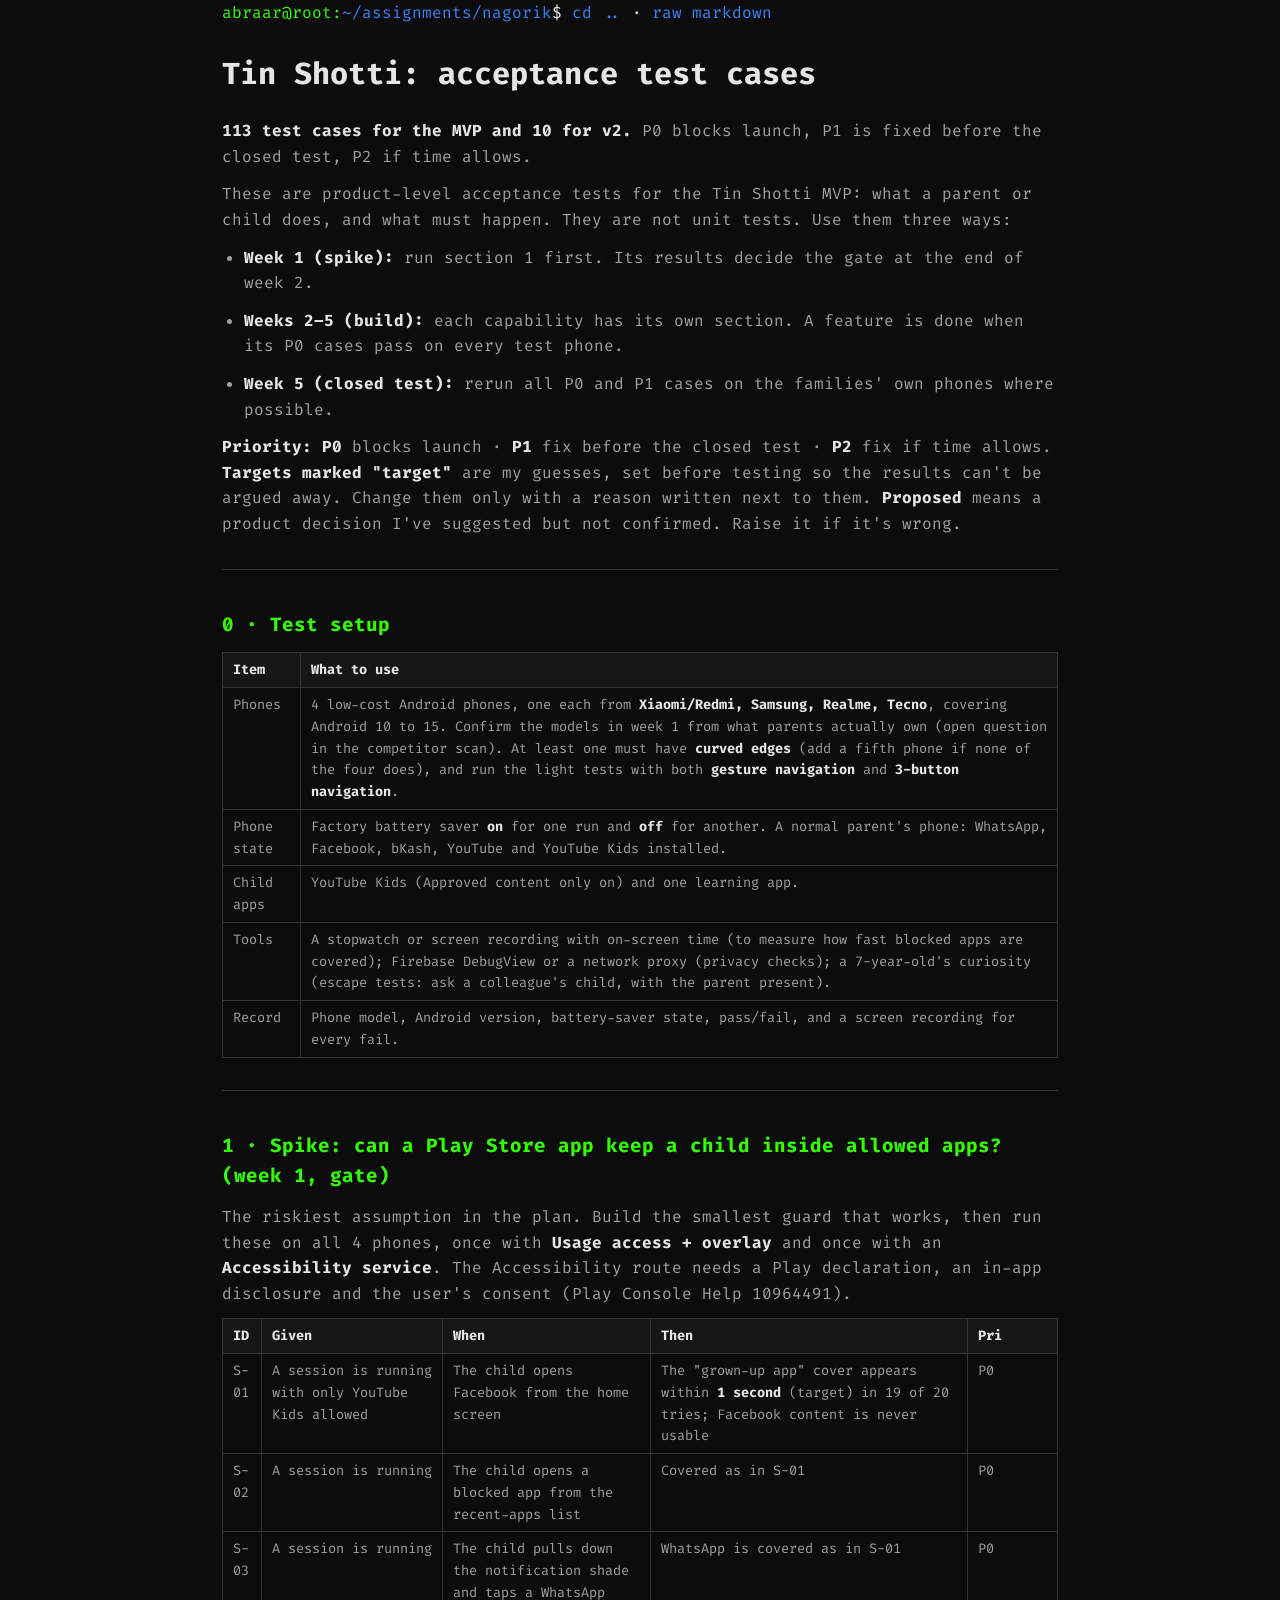
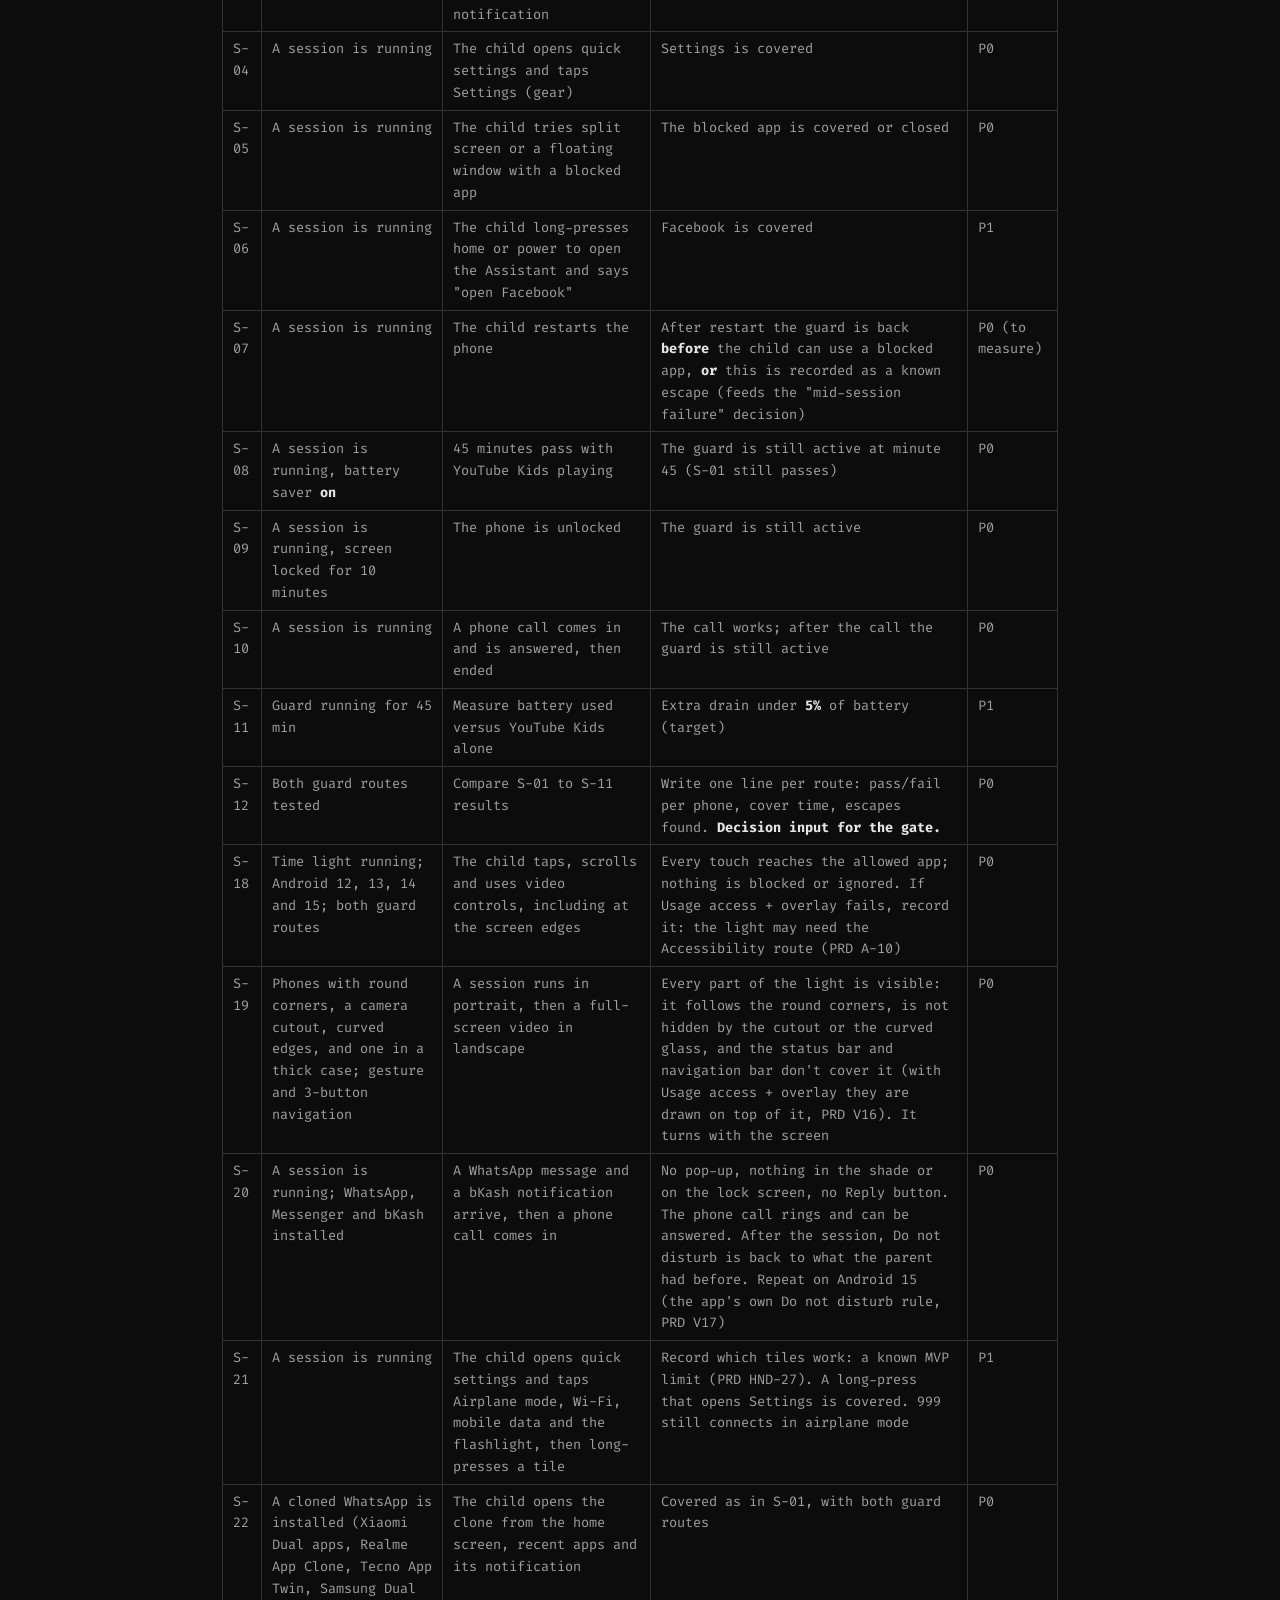
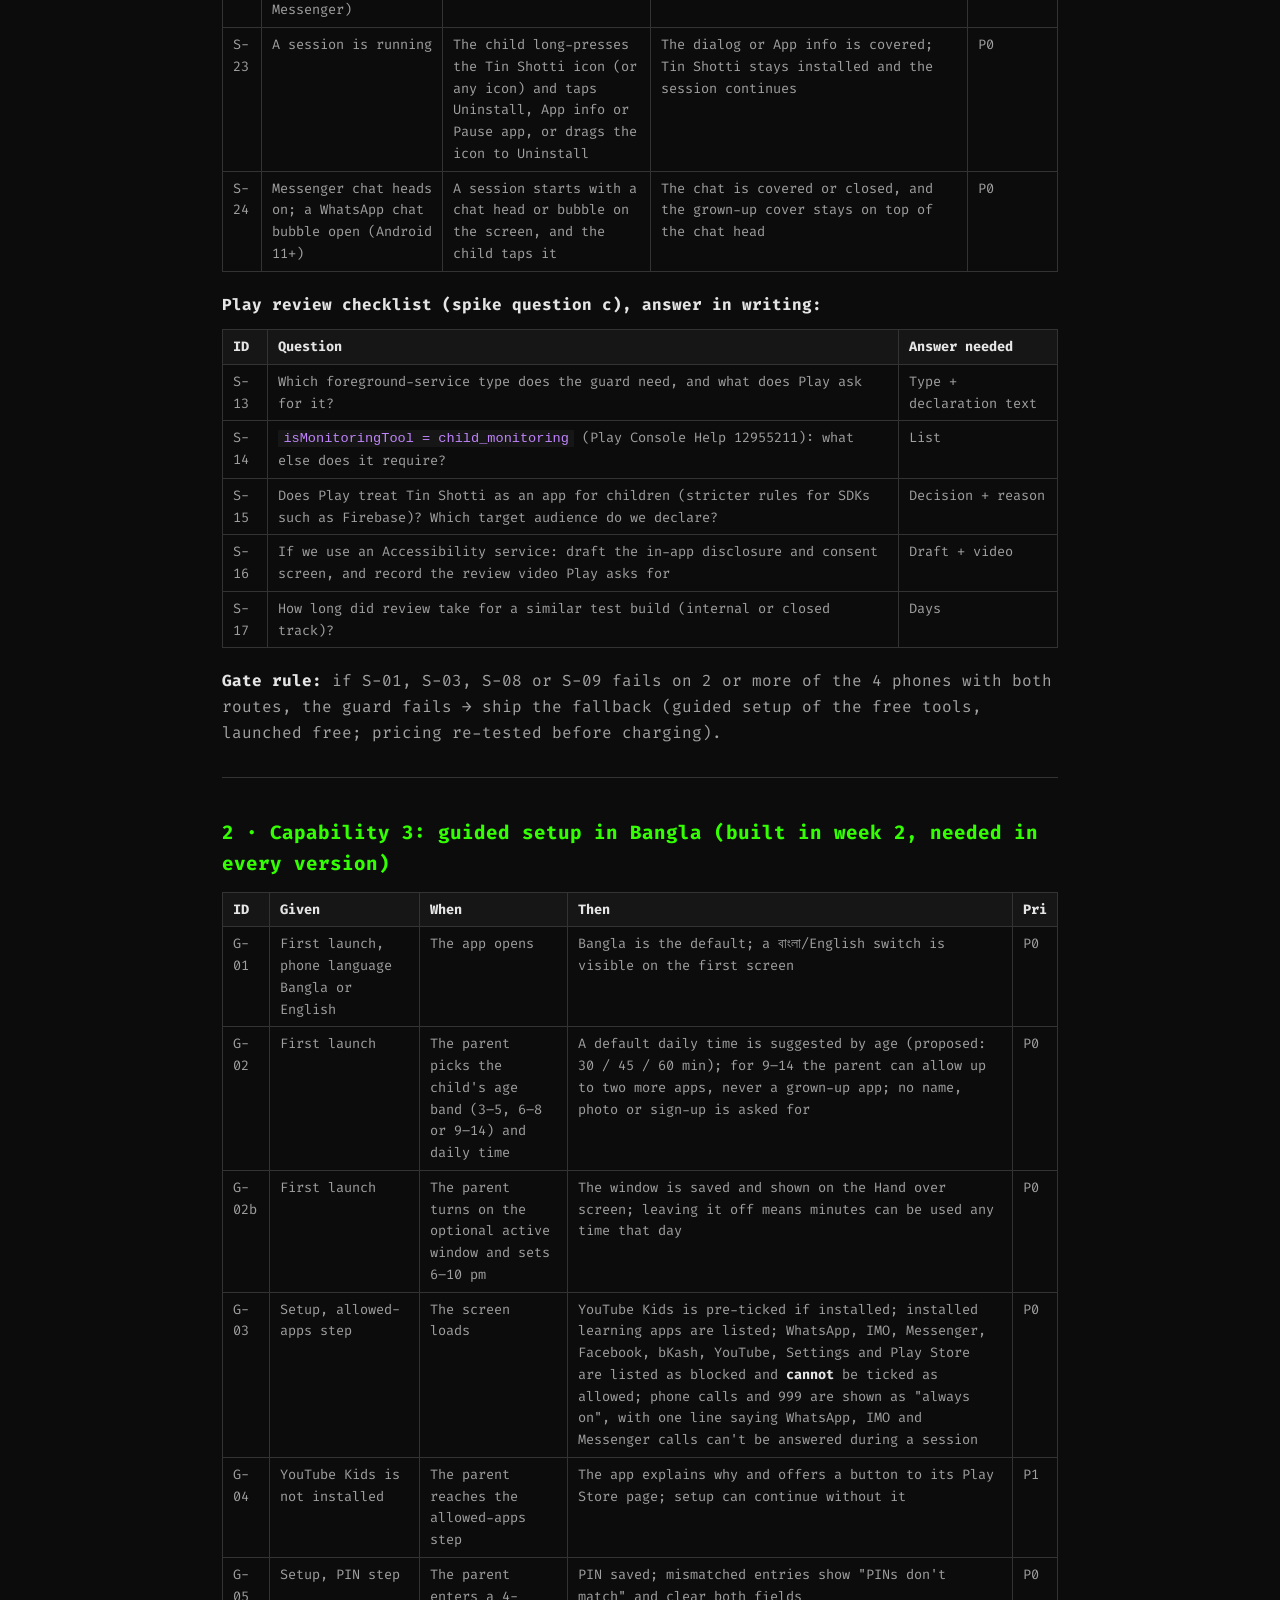
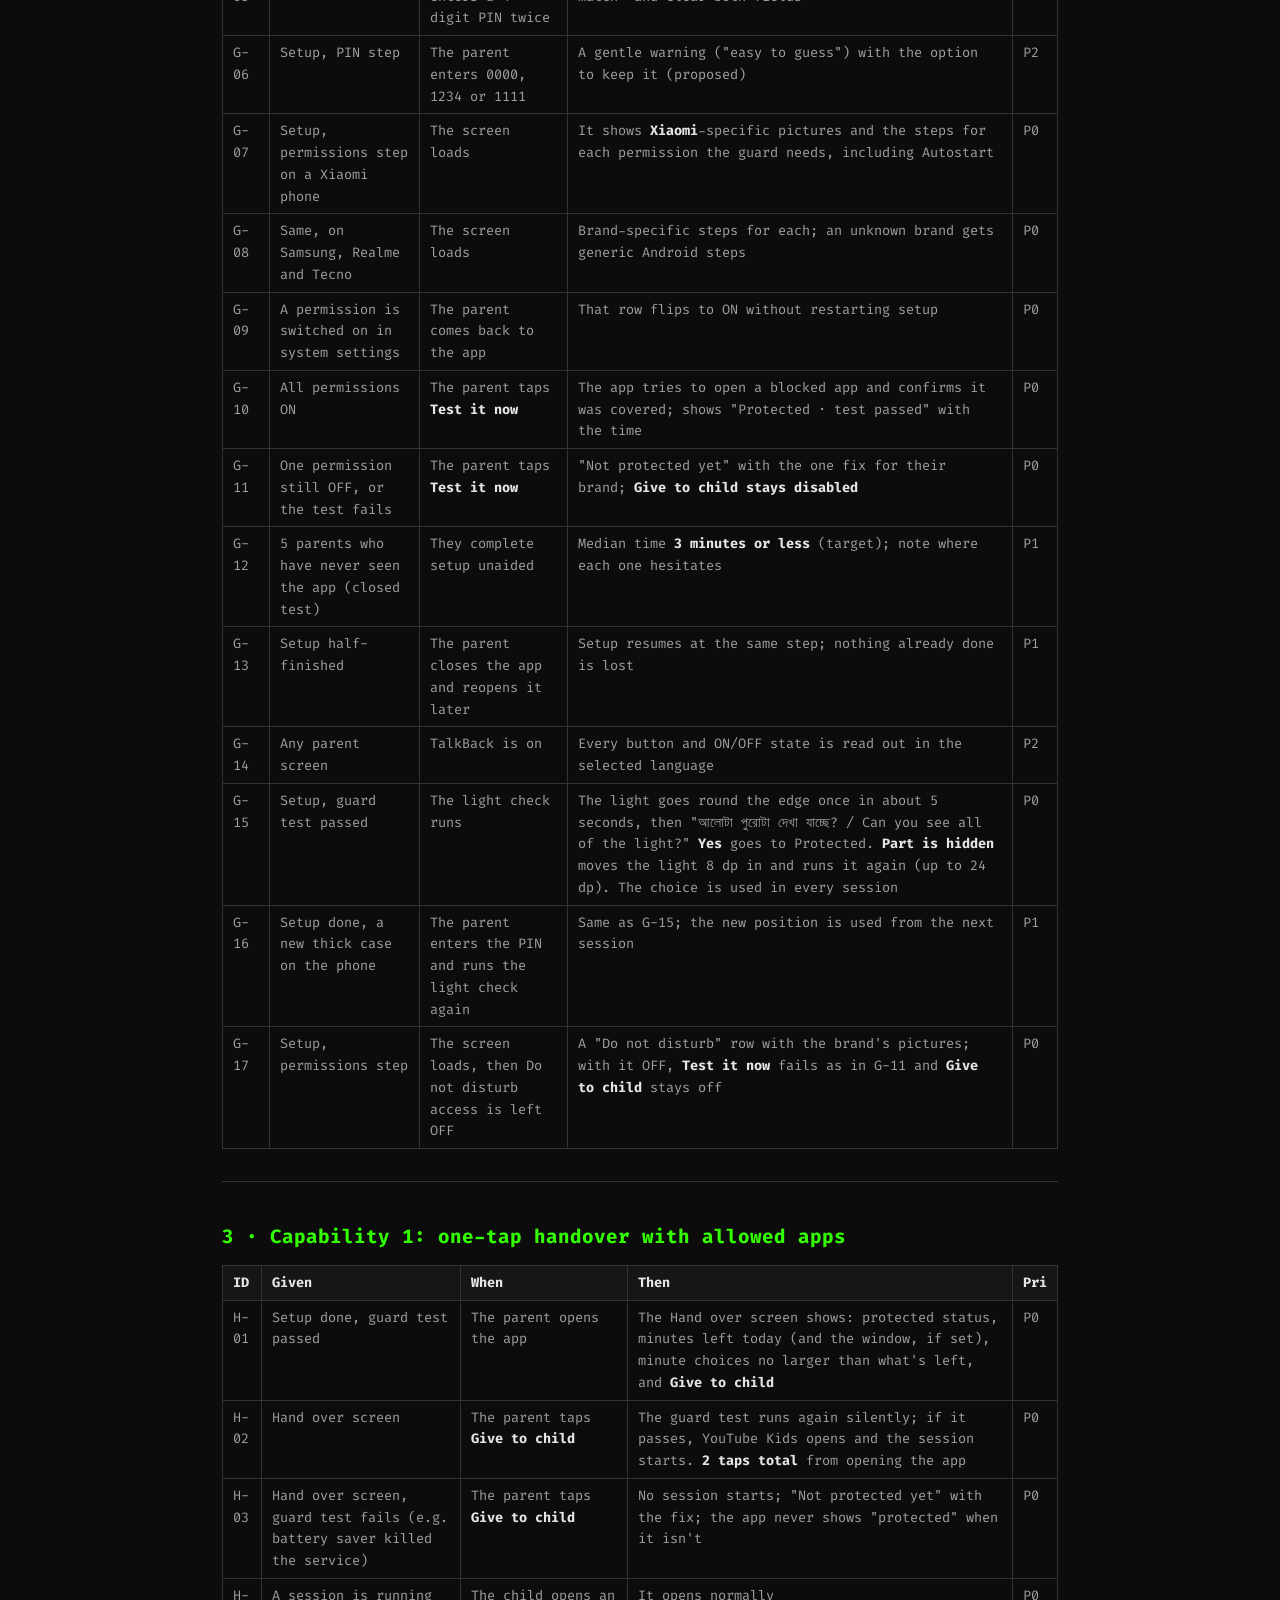
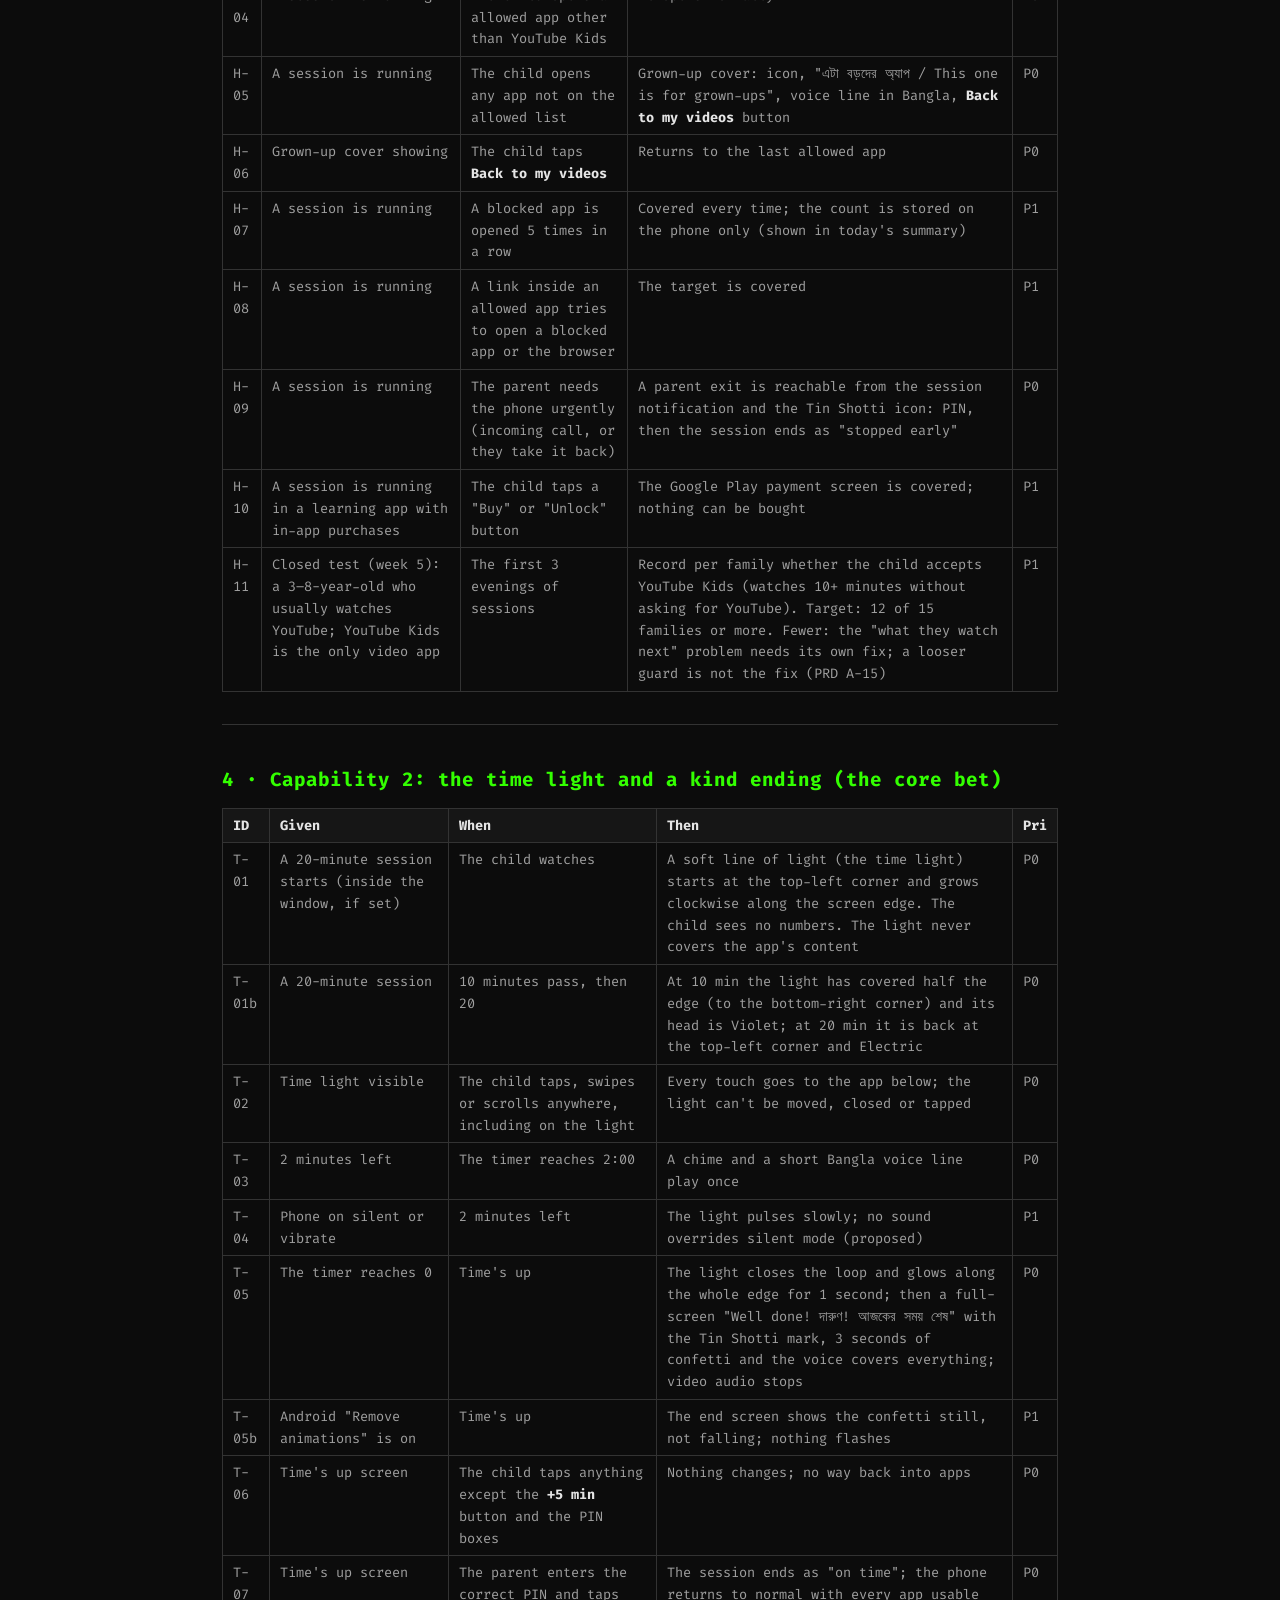
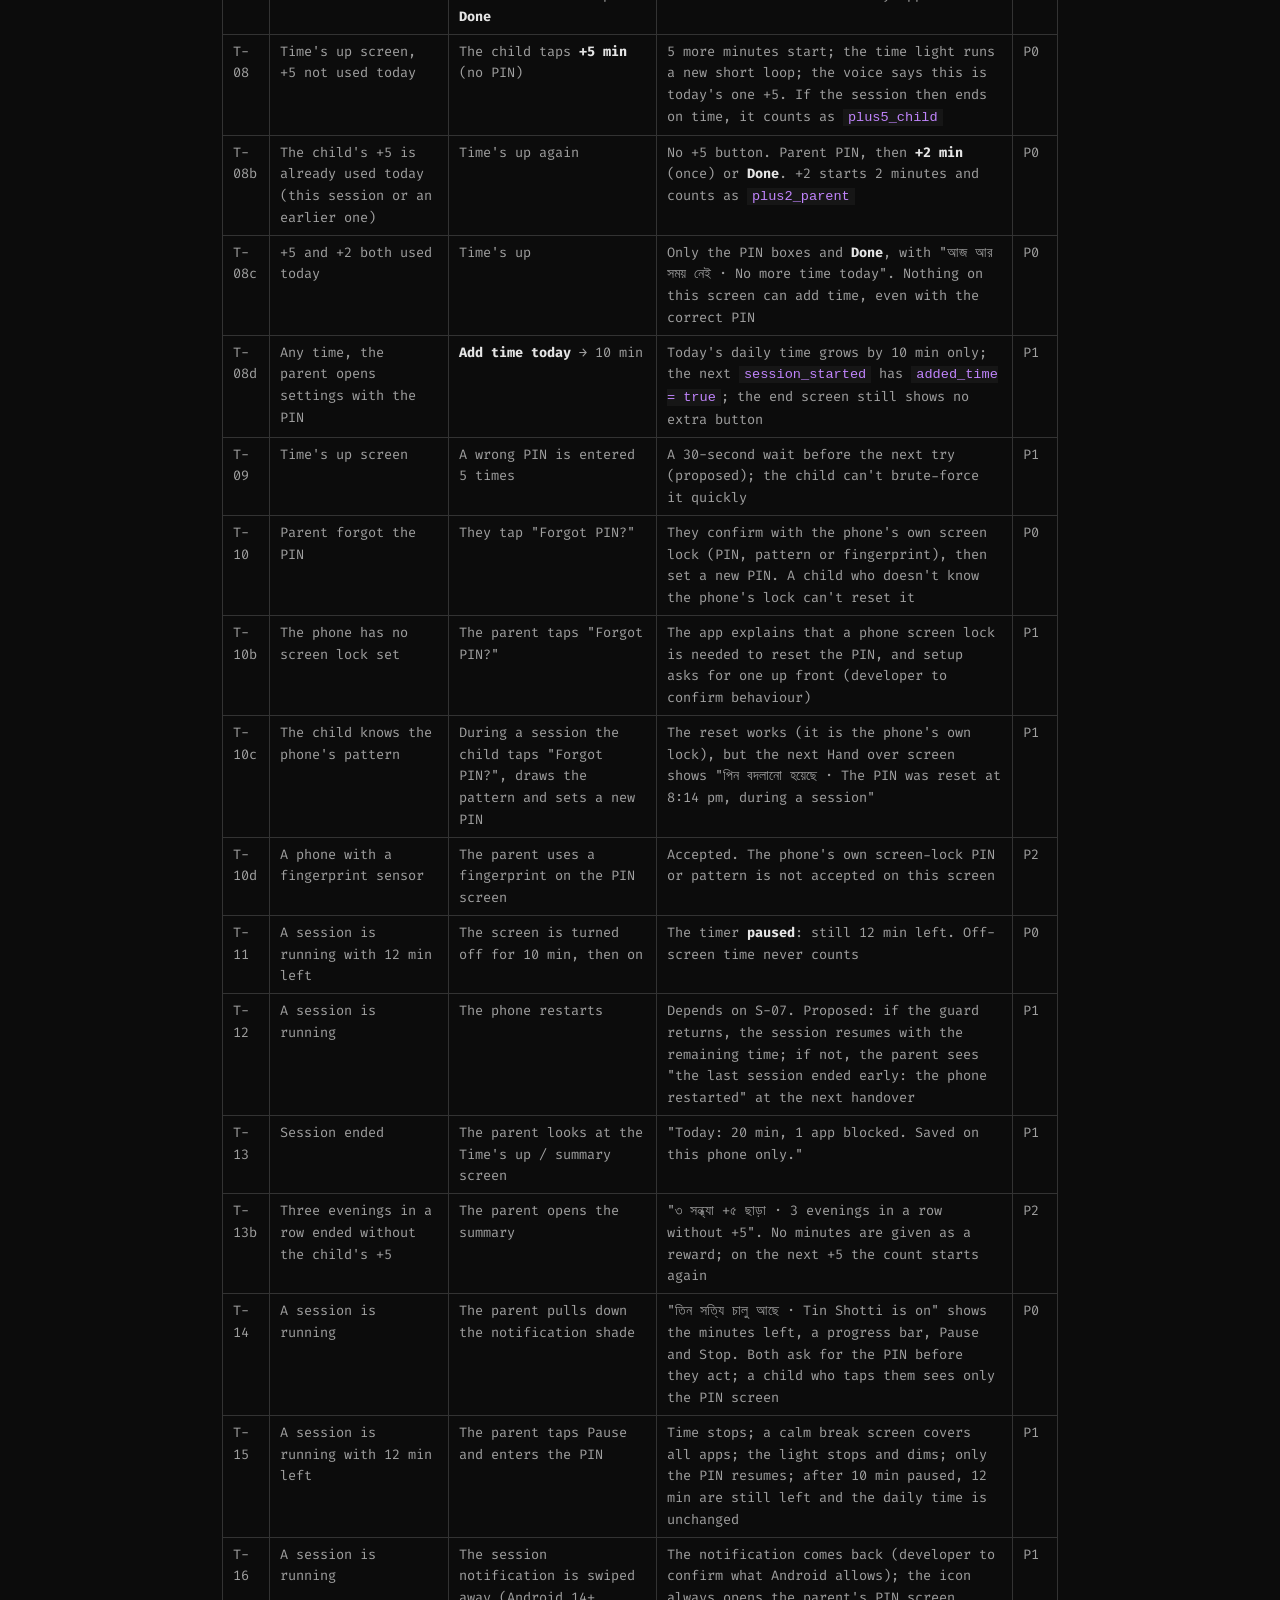
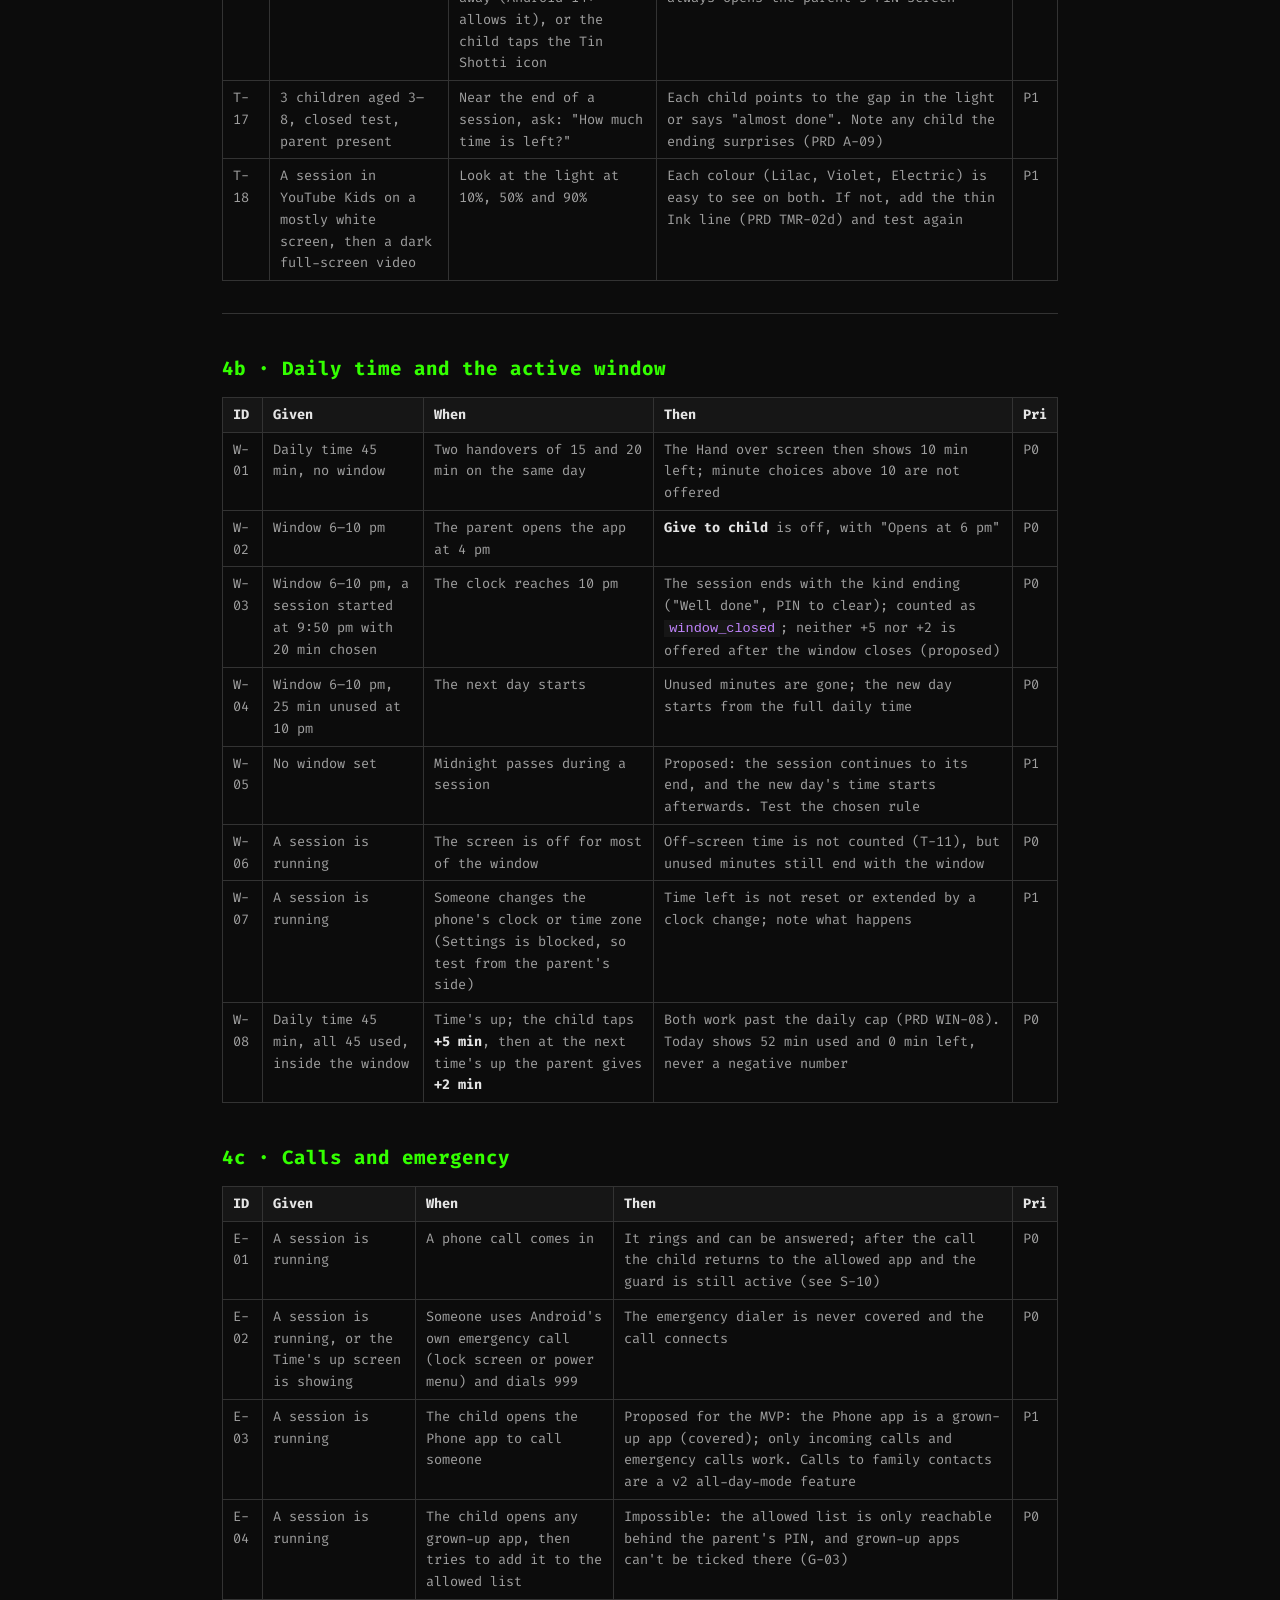
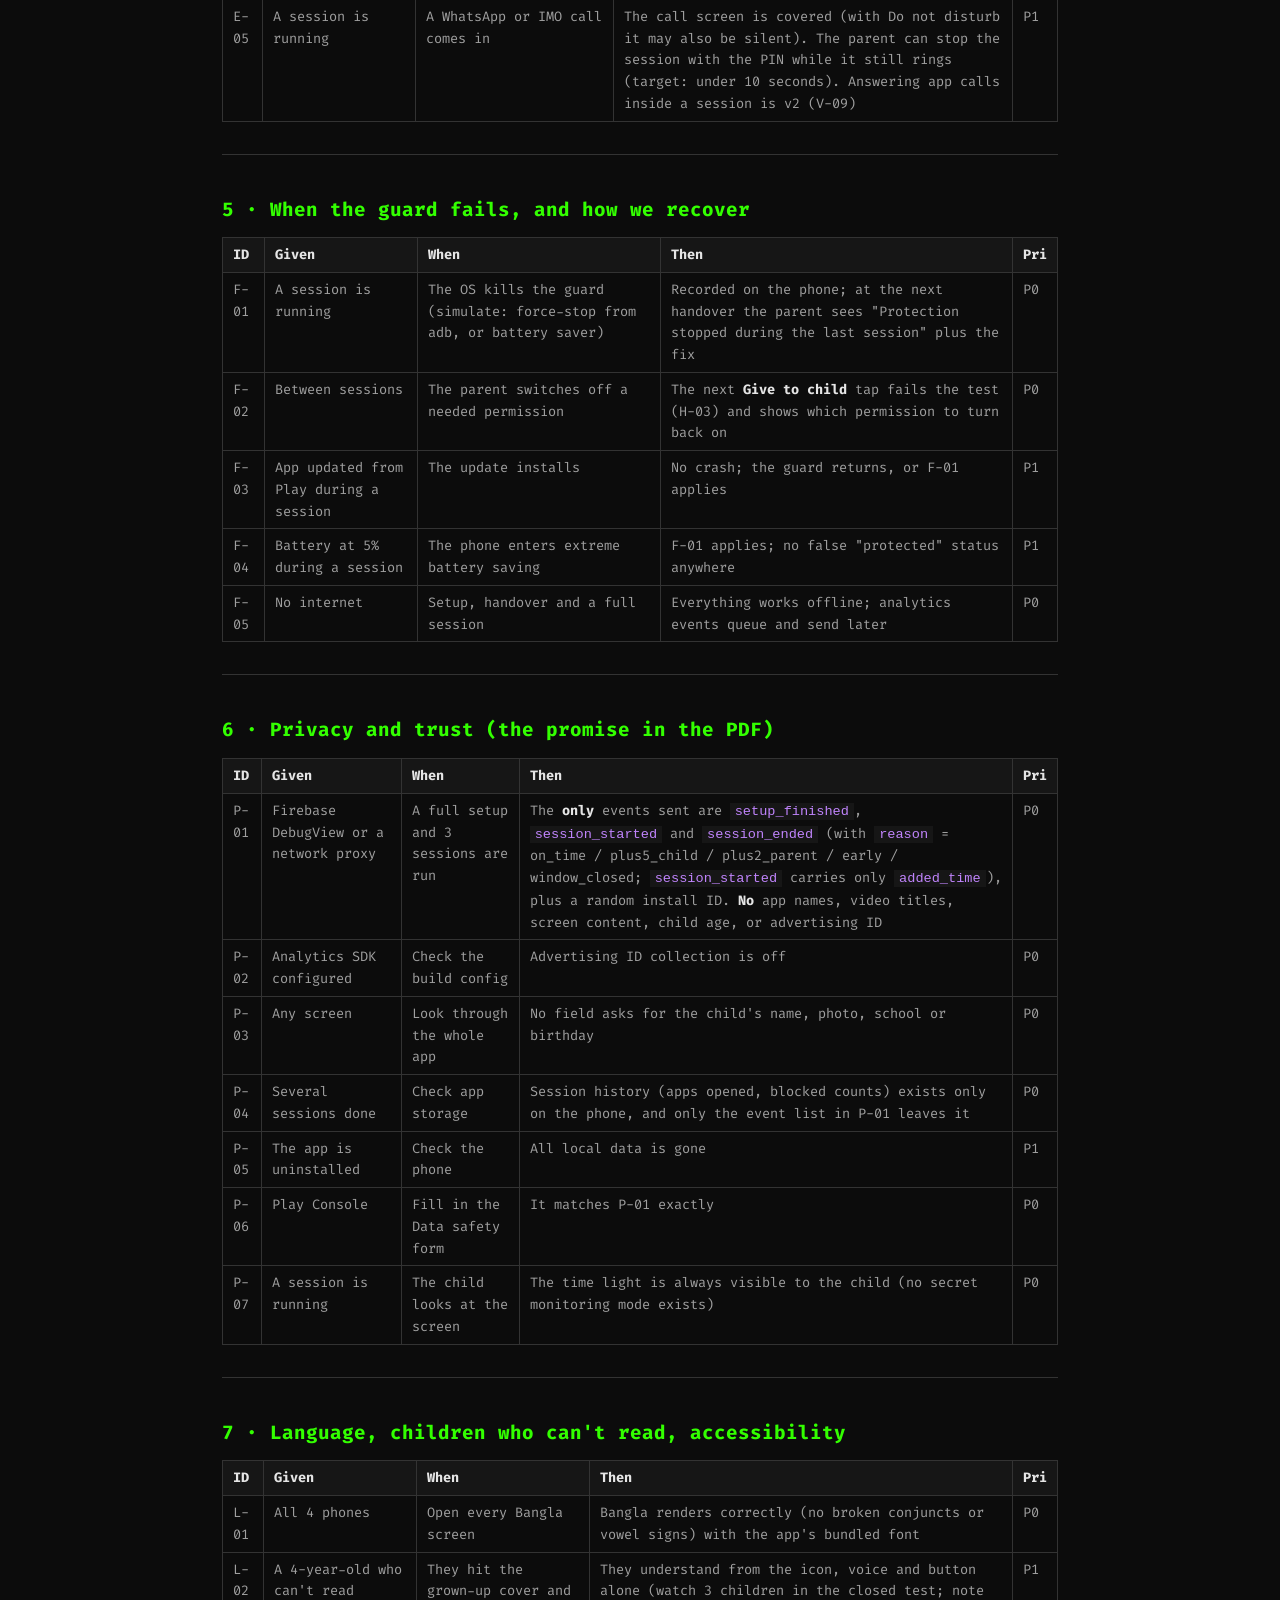
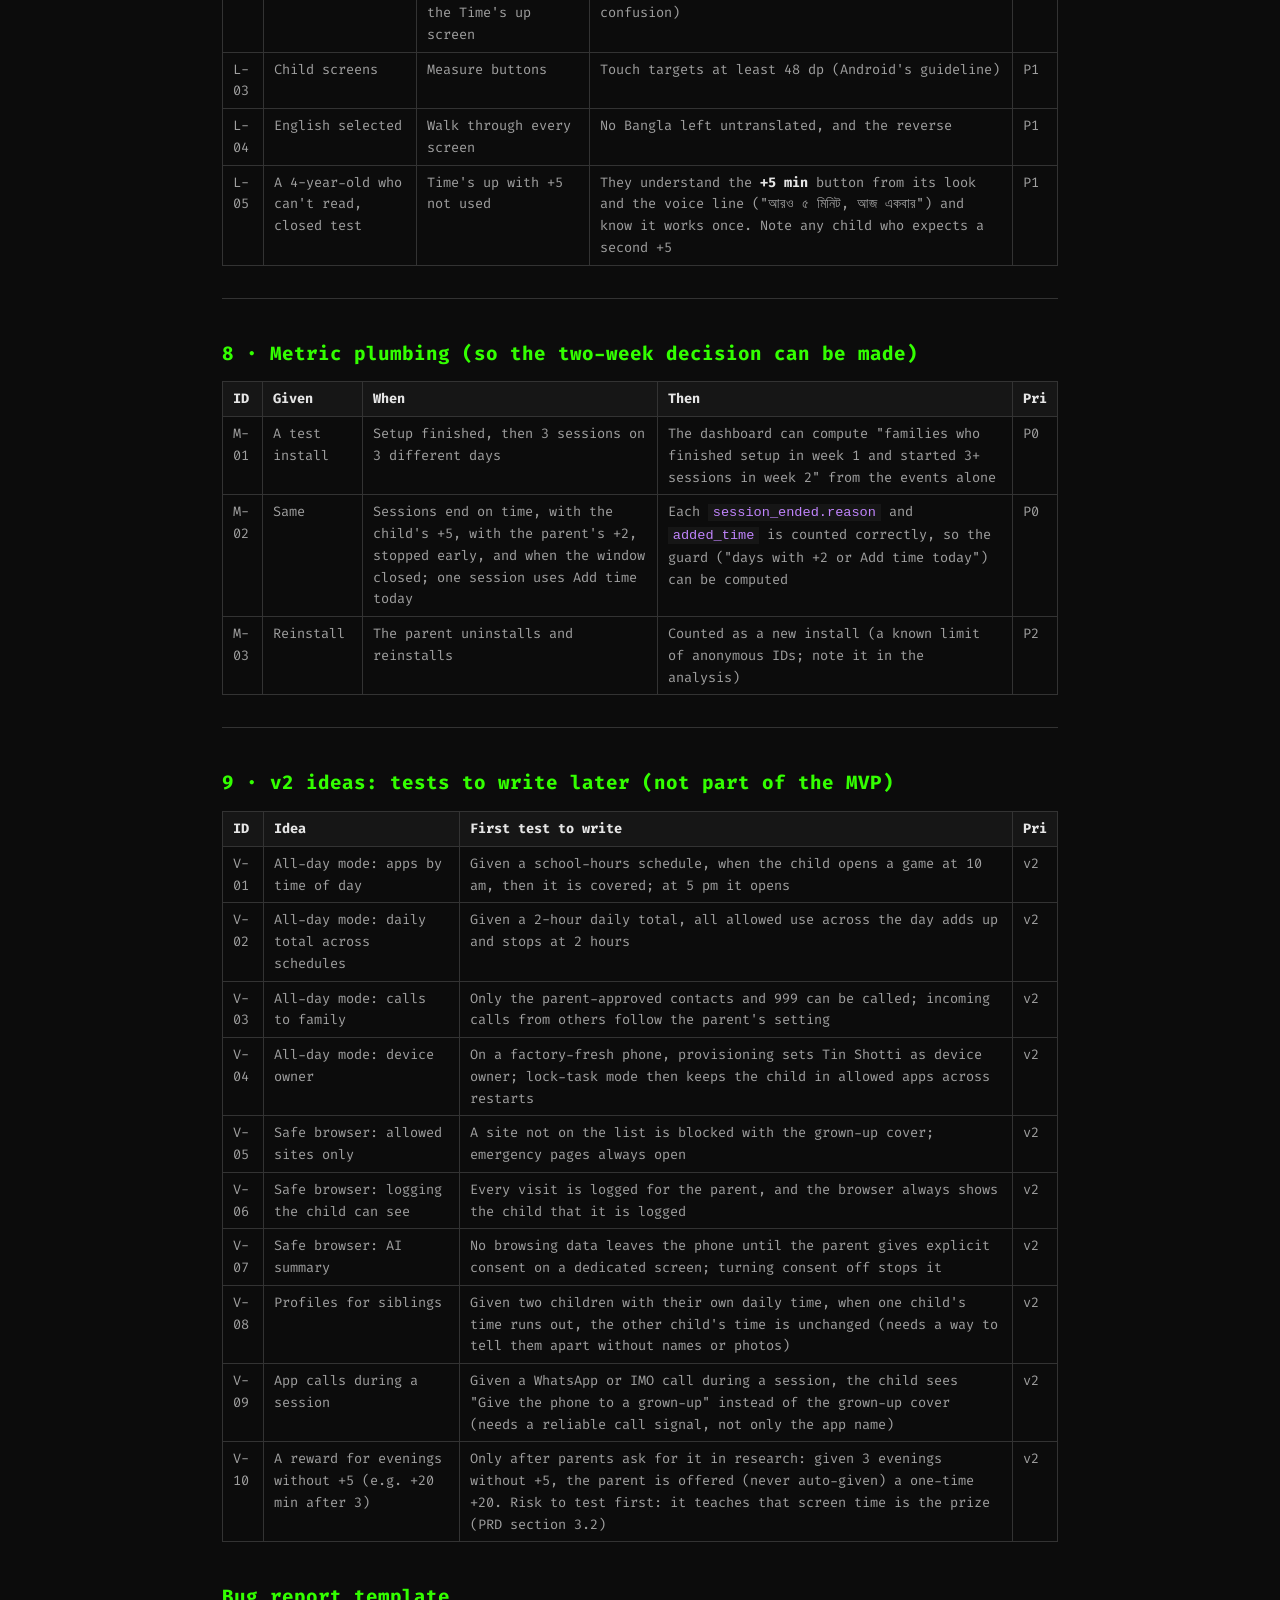
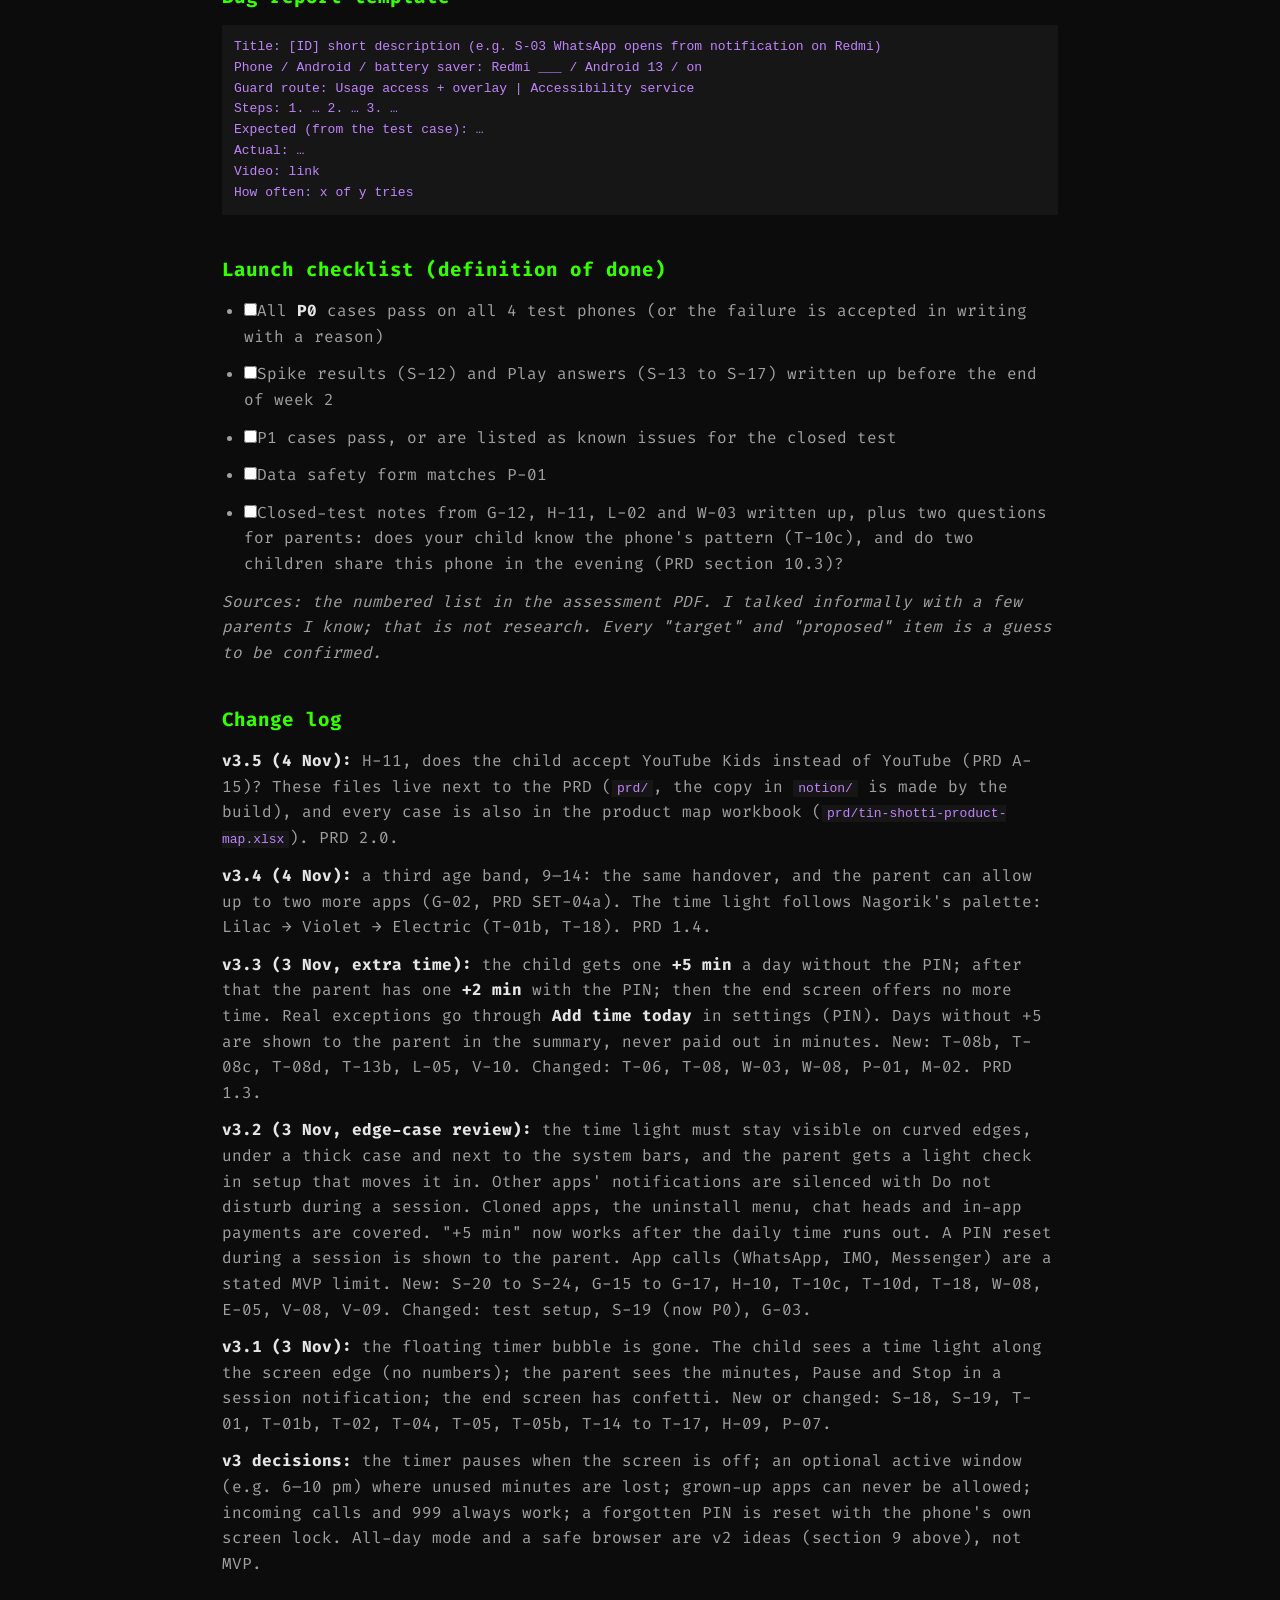
<file: assignment/nagorik/test-cases/index.html>
<!DOCTYPE html>
<html lang="en">
<head>
  <meta charset="UTF-8">
  <meta name="viewport" content="width=device-width, initial-scale=1.0">
  <meta name="robots" content="noindex, nofollow">
  <title>Tin Shotti: acceptance test cases</title>
  <link rel="stylesheet" href="../../../styles.css">
  <link rel="icon" type="image/png" href="../../../assets/logo.png">
  <style>
    main { padding: 40px 0 80px; max-width: 960px; }
    .crumbs a { color: var(--accent-blue); }
    .doc { margin-top: 24px; }
    .doc h1 { font-size: clamp(1.3rem, 4vw, 1.9rem); margin: 0 0 20px; }
    .doc h2 { color: var(--accent-green); font-size: 1.2rem; margin: 40px 0 12px; }
    .doc h3, .doc h4 { color: var(--text-primary); font-size: 1rem; margin: 28px 0 10px; }
    .doc p, .doc li { color: var(--text-secondary); margin-bottom: 12px; }
    .doc ul, .doc ol { padding-left: 1.4em; margin-bottom: 12px; }
    .doc a { color: var(--accent-blue); }
    .doc strong { color: var(--text-primary); }
    .doc code { background: var(--bg-panel); padding: 1px 5px; color: var(--accent-purple); }
    .doc pre { background: var(--bg-panel); padding: 12px; overflow-x: auto; margin-bottom: 16px; }
    .doc pre code { padding: 0; }
    .doc blockquote { border-left: 3px solid var(--accent-green); padding-left: 14px; margin: 0 0 16px; }
    .doc hr { border: 0; border-top: 1px solid #333; margin: 32px 0; }
    /* block + overflow so wide tables scroll on phones instead of widening the page */
    .doc table { display: block; overflow-x: auto; border-collapse: collapse; font-size: .85rem; margin-bottom: 20px; }
    .doc th, .doc td { border: 1px solid #333; padding: 6px 10px; text-align: left; vertical-align: top; color: var(--text-secondary); }
    .doc th { background: var(--bg-panel); color: var(--text-primary); }
  </style>
</head>
<body>
<main class="container">
  <p class="crumbs"><span class="logo-prompt">abraar@root:</span><span class="logo-dir">~/assignments/nagorik</span>$ <a href="../">cd ..</a> · <a href="../docs/test-cases.md">raw markdown</a></p>
  <article class="doc">
<h1 id="tin-shotti-acceptance-test-cases">Tin Shotti: acceptance test
cases</h1>
<p><strong>113 test cases for the MVP and 10 for v2.</strong> P0 blocks
launch, P1 is fixed before the closed test, P2 if time allows.</p>
<p>These are product-level acceptance tests for the Tin Shotti MVP: what
a parent or child does, and what must happen. They are not unit tests.
Use them three ways:</p>
<ul>
<li><strong>Week 1 (spike):</strong> run section 1 first. Its results
decide the gate at the end of week 2.</li>
<li><strong>Weeks 2–5 (build):</strong> each capability has its own
section. A feature is done when its P0 cases pass on every test
phone.</li>
<li><strong>Week 5 (closed test):</strong> rerun all P0 and P1 cases on
the families' own phones where possible.</li>
</ul>
<p><strong>Priority:</strong> <strong>P0</strong> blocks launch ·
<strong>P1</strong> fix before the closed test · <strong>P2</strong> fix
if time allows. <strong>Targets marked "target"</strong> are my guesses,
set before testing so the results can't be argued away. Change them only
with a reason written next to them. <strong>Proposed</strong> means a
product decision I've suggested but not confirmed. Raise it if it's
wrong.</p>
<hr />
<h2 id="0--test-setup">0 · Test setup</h2>
<table>
<thead>
<tr>
<th>Item</th>
<th>What to use</th>
</tr>
</thead>
<tbody>
<tr>
<td>Phones</td>
<td>4 low-cost Android phones, one each from <strong>Xiaomi/Redmi,
Samsung, Realme, Tecno</strong>, covering Android 10 to 15. Confirm the
models in week 1 from what parents actually own (open question in the
competitor scan). At least one must have <strong>curved edges</strong>
(add a fifth phone if none of the four does), and run the light tests
with both <strong>gesture navigation</strong> and <strong>3-button
navigation</strong>.</td>
</tr>
<tr>
<td>Phone state</td>
<td>Factory battery saver <strong>on</strong> for one run and
<strong>off</strong> for another. A normal parent's phone: WhatsApp,
Facebook, bKash, YouTube and YouTube Kids installed.</td>
</tr>
<tr>
<td>Child apps</td>
<td>YouTube Kids (Approved content only on) and one learning app.</td>
</tr>
<tr>
<td>Tools</td>
<td>A stopwatch or screen recording with on-screen time (to measure how
fast blocked apps are covered); Firebase DebugView or a network proxy
(privacy checks); a 7-year-old's curiosity (escape tests: ask a
colleague's child, with the parent present).</td>
</tr>
<tr>
<td>Record</td>
<td>Phone model, Android version, battery-saver state, pass/fail, and a
screen recording for every fail.</td>
</tr>
</tbody>
</table>
<hr />
<h2
id="1--spike-can-a-play-store-app-keep-a-child-inside-allowed-apps-week-1-gate">1
· Spike: can a Play Store app keep a child inside allowed apps? (week 1,
gate)</h2>
<p>The riskiest assumption in the plan. Build the smallest guard that
works, then run these on all 4 phones, once with <strong>Usage access +
overlay</strong> and once with an <strong>Accessibility
service</strong>. The Accessibility route needs a Play declaration, an
in-app disclosure and the user's consent (Play Console Help
10964491).</p>
<table>
<thead>
<tr>
<th>ID</th>
<th>Given</th>
<th>When</th>
<th>Then</th>
<th>Pri</th>
</tr>
</thead>
<tbody>
<tr>
<td>S-01</td>
<td>A session is running with only YouTube Kids allowed</td>
<td>The child opens Facebook from the home screen</td>
<td>The "grown-up app" cover appears within <strong>1 second</strong>
(target) in 19 of 20 tries; Facebook content is never usable</td>
<td>P0</td>
</tr>
<tr>
<td>S-02</td>
<td>A session is running</td>
<td>The child opens a blocked app from the recent-apps list</td>
<td>Covered as in S-01</td>
<td>P0</td>
</tr>
<tr>
<td>S-03</td>
<td>A session is running</td>
<td>The child pulls down the notification shade and taps a WhatsApp
notification</td>
<td>WhatsApp is covered as in S-01</td>
<td>P0</td>
</tr>
<tr>
<td>S-04</td>
<td>A session is running</td>
<td>The child opens quick settings and taps Settings (gear)</td>
<td>Settings is covered</td>
<td>P0</td>
</tr>
<tr>
<td>S-05</td>
<td>A session is running</td>
<td>The child tries split screen or a floating window with a blocked
app</td>
<td>The blocked app is covered or closed</td>
<td>P0</td>
</tr>
<tr>
<td>S-06</td>
<td>A session is running</td>
<td>The child long-presses home or power to open the Assistant and says
"open Facebook"</td>
<td>Facebook is covered</td>
<td>P1</td>
</tr>
<tr>
<td>S-07</td>
<td>A session is running</td>
<td>The child restarts the phone</td>
<td>After restart the guard is back <strong>before</strong> the child
can use a blocked app, <strong>or</strong> this is recorded as a known
escape (feeds the "mid-session failure" decision)</td>
<td>P0 (to measure)</td>
</tr>
<tr>
<td>S-08</td>
<td>A session is running, battery saver <strong>on</strong></td>
<td>45 minutes pass with YouTube Kids playing</td>
<td>The guard is still active at minute 45 (S-01 still passes)</td>
<td>P0</td>
</tr>
<tr>
<td>S-09</td>
<td>A session is running, screen locked for 10 minutes</td>
<td>The phone is unlocked</td>
<td>The guard is still active</td>
<td>P0</td>
</tr>
<tr>
<td>S-10</td>
<td>A session is running</td>
<td>A phone call comes in and is answered, then ended</td>
<td>The call works; after the call the guard is still active</td>
<td>P0</td>
</tr>
<tr>
<td>S-11</td>
<td>Guard running for 45 min</td>
<td>Measure battery used versus YouTube Kids alone</td>
<td>Extra drain under <strong>5%</strong> of battery (target)</td>
<td>P1</td>
</tr>
<tr>
<td>S-12</td>
<td>Both guard routes tested</td>
<td>Compare S-01 to S-11 results</td>
<td>Write one line per route: pass/fail per phone, cover time, escapes
found. <strong>Decision input for the gate.</strong></td>
<td>P0</td>
</tr>
<tr>
<td>S-18</td>
<td>Time light running; Android 12, 13, 14 and 15; both guard
routes</td>
<td>The child taps, scrolls and uses video controls, including at the
screen edges</td>
<td>Every touch reaches the allowed app; nothing is blocked or ignored.
If Usage access + overlay fails, record it: the light may need the
Accessibility route (PRD A-10)</td>
<td>P0</td>
</tr>
<tr>
<td>S-19</td>
<td>Phones with round corners, a camera cutout, curved edges, and one in
a thick case; gesture and 3-button navigation</td>
<td>A session runs in portrait, then a full-screen video in
landscape</td>
<td>Every part of the light is visible: it follows the round corners, is
not hidden by the cutout or the curved glass, and the status bar and
navigation bar don't cover it (with Usage access + overlay they are
drawn on top of it, PRD V16). It turns with the screen</td>
<td>P0</td>
</tr>
<tr>
<td>S-20</td>
<td>A session is running; WhatsApp, Messenger and bKash installed</td>
<td>A WhatsApp message and a bKash notification arrive, then a phone
call comes in</td>
<td>No pop-up, nothing in the shade or on the lock screen, no Reply
button. The phone call rings and can be answered. After the session, Do
not disturb is back to what the parent had before. Repeat on Android 15
(the app's own Do not disturb rule, PRD V17)</td>
<td>P0</td>
</tr>
<tr>
<td>S-21</td>
<td>A session is running</td>
<td>The child opens quick settings and taps Airplane mode, Wi-Fi, mobile
data and the flashlight, then long-presses a tile</td>
<td>Record which tiles work: a known MVP limit (PRD HND-27). A
long-press that opens Settings is covered. 999 still connects in
airplane mode</td>
<td>P1</td>
</tr>
<tr>
<td>S-22</td>
<td>A cloned WhatsApp is installed (Xiaomi Dual apps, Realme App Clone,
Tecno App Twin, Samsung Dual Messenger)</td>
<td>The child opens the clone from the home screen, recent apps and its
notification</td>
<td>Covered as in S-01, with both guard routes</td>
<td>P0</td>
</tr>
<tr>
<td>S-23</td>
<td>A session is running</td>
<td>The child long-presses the Tin Shotti icon (or any icon) and taps
Uninstall, App info or Pause app, or drags the icon to Uninstall</td>
<td>The dialog or App info is covered; Tin Shotti stays installed and
the session continues</td>
<td>P0</td>
</tr>
<tr>
<td>S-24</td>
<td>Messenger chat heads on; a WhatsApp chat bubble open (Android
11+)</td>
<td>A session starts with a chat head or bubble on the screen, and the
child taps it</td>
<td>The chat is covered or closed, and the grown-up cover stays on top
of the chat head</td>
<td>P0</td>
</tr>
</tbody>
</table>
<p><strong>Play review checklist (spike question c), answer in
writing:</strong></p>
<table>
<thead>
<tr>
<th>ID</th>
<th>Question</th>
<th>Answer needed</th>
</tr>
</thead>
<tbody>
<tr>
<td>S-13</td>
<td>Which foreground-service type does the guard need, and what does
Play ask for it?</td>
<td>Type + declaration text</td>
</tr>
<tr>
<td>S-14</td>
<td><code>isMonitoringTool = child_monitoring</code> (Play Console Help
12955211): what else does it require?</td>
<td>List</td>
</tr>
<tr>
<td>S-15</td>
<td>Does Play treat Tin Shotti as an app for children (stricter rules
for SDKs such as Firebase)? Which target audience do we declare?</td>
<td>Decision + reason</td>
</tr>
<tr>
<td>S-16</td>
<td>If we use an Accessibility service: draft the in-app disclosure and
consent screen, and record the review video Play asks for</td>
<td>Draft + video</td>
</tr>
<tr>
<td>S-17</td>
<td>How long did review take for a similar test build (internal or
closed track)?</td>
<td>Days</td>
</tr>
</tbody>
</table>
<p><strong>Gate rule:</strong> if S-01, S-03, S-08 or S-09 fails on 2 or
more of the 4 phones with both routes, the guard fails → ship the
fallback (guided setup of the free tools, launched free; pricing
re-tested before charging).</p>
<hr />
<h2
id="2--capability-3-guided-setup-in-bangla-built-in-week-2-needed-in-every-version">2
· Capability 3: guided setup in Bangla (built in week 2, needed in every
version)</h2>
<table>
<thead>
<tr>
<th>ID</th>
<th>Given</th>
<th>When</th>
<th>Then</th>
<th>Pri</th>
</tr>
</thead>
<tbody>
<tr>
<td>G-01</td>
<td>First launch, phone language Bangla or English</td>
<td>The app opens</td>
<td>Bangla is the default; a বাংলা/English switch is visible on the
first screen</td>
<td>P0</td>
</tr>
<tr>
<td>G-02</td>
<td>First launch</td>
<td>The parent picks the child's age band (3–5, 6–8 or 9–14) and daily
time</td>
<td>A default daily time is suggested by age (proposed: 30 / 45 / 60
min); for 9–14 the parent can allow up to two more apps, never a
grown-up app; no name, photo or sign-up is asked for</td>
<td>P0</td>
</tr>
<tr>
<td>G-02b</td>
<td>First launch</td>
<td>The parent turns on the optional active window and sets 6–10 pm</td>
<td>The window is saved and shown on the Hand over screen; leaving it
off means minutes can be used any time that day</td>
<td>P0</td>
</tr>
<tr>
<td>G-03</td>
<td>Setup, allowed-apps step</td>
<td>The screen loads</td>
<td>YouTube Kids is pre-ticked if installed; installed learning apps are
listed; WhatsApp, IMO, Messenger, Facebook, bKash, YouTube, Settings and
Play Store are listed as blocked and <strong>cannot</strong> be ticked
as allowed; phone calls and 999 are shown as "always on", with one line
saying WhatsApp, IMO and Messenger calls can't be answered during a
session</td>
<td>P0</td>
</tr>
<tr>
<td>G-04</td>
<td>YouTube Kids is not installed</td>
<td>The parent reaches the allowed-apps step</td>
<td>The app explains why and offers a button to its Play Store page;
setup can continue without it</td>
<td>P1</td>
</tr>
<tr>
<td>G-05</td>
<td>Setup, PIN step</td>
<td>The parent enters a 4-digit PIN twice</td>
<td>PIN saved; mismatched entries show "PINs don't match" and clear both
fields</td>
<td>P0</td>
</tr>
<tr>
<td>G-06</td>
<td>Setup, PIN step</td>
<td>The parent enters 0000, 1234 or 1111</td>
<td>A gentle warning ("easy to guess") with the option to keep it
(proposed)</td>
<td>P2</td>
</tr>
<tr>
<td>G-07</td>
<td>Setup, permissions step on a Xiaomi phone</td>
<td>The screen loads</td>
<td>It shows <strong>Xiaomi</strong>-specific pictures and the steps for
each permission the guard needs, including Autostart</td>
<td>P0</td>
</tr>
<tr>
<td>G-08</td>
<td>Same, on Samsung, Realme and Tecno</td>
<td>The screen loads</td>
<td>Brand-specific steps for each; an unknown brand gets generic Android
steps</td>
<td>P0</td>
</tr>
<tr>
<td>G-09</td>
<td>A permission is switched on in system settings</td>
<td>The parent comes back to the app</td>
<td>That row flips to ON without restarting setup</td>
<td>P0</td>
</tr>
<tr>
<td>G-10</td>
<td>All permissions ON</td>
<td>The parent taps <strong>Test it now</strong></td>
<td>The app tries to open a blocked app and confirms it was covered;
shows "Protected · test passed" with the time</td>
<td>P0</td>
</tr>
<tr>
<td>G-11</td>
<td>One permission still OFF, or the test fails</td>
<td>The parent taps <strong>Test it now</strong></td>
<td>"Not protected yet" with the one fix for their brand; <strong>Give
to child stays disabled</strong></td>
<td>P0</td>
</tr>
<tr>
<td>G-12</td>
<td>5 parents who have never seen the app (closed test)</td>
<td>They complete setup unaided</td>
<td>Median time <strong>3 minutes or less</strong> (target); note where
each one hesitates</td>
<td>P1</td>
</tr>
<tr>
<td>G-13</td>
<td>Setup half-finished</td>
<td>The parent closes the app and reopens it later</td>
<td>Setup resumes at the same step; nothing already done is lost</td>
<td>P1</td>
</tr>
<tr>
<td>G-14</td>
<td>Any parent screen</td>
<td>TalkBack is on</td>
<td>Every button and ON/OFF state is read out in the selected
language</td>
<td>P2</td>
</tr>
<tr>
<td>G-15</td>
<td>Setup, guard test passed</td>
<td>The light check runs</td>
<td>The light goes round the edge once in about 5 seconds, then "আলোটা
পুরোটা দেখা যাচ্ছে? / Can you see all of the light?" <strong>Yes</strong>
goes to Protected. <strong>Part is hidden</strong> moves the light 8 dp
in and runs it again (up to 24 dp). The choice is used in every
session</td>
<td>P0</td>
</tr>
<tr>
<td>G-16</td>
<td>Setup done, a new thick case on the phone</td>
<td>The parent enters the PIN and runs the light check again</td>
<td>Same as G-15; the new position is used from the next session</td>
<td>P1</td>
</tr>
<tr>
<td>G-17</td>
<td>Setup, permissions step</td>
<td>The screen loads, then Do not disturb access is left OFF</td>
<td>A "Do not disturb" row with the brand's pictures; with it OFF,
<strong>Test it now</strong> fails as in G-11 and <strong>Give to
child</strong> stays off</td>
<td>P0</td>
</tr>
</tbody>
</table>
<hr />
<h2 id="3--capability-1-one-tap-handover-with-allowed-apps">3 ·
Capability 1: one-tap handover with allowed apps</h2>
<table>
<thead>
<tr>
<th>ID</th>
<th>Given</th>
<th>When</th>
<th>Then</th>
<th>Pri</th>
</tr>
</thead>
<tbody>
<tr>
<td>H-01</td>
<td>Setup done, guard test passed</td>
<td>The parent opens the app</td>
<td>The Hand over screen shows: protected status, minutes left today
(and the window, if set), minute choices no larger than what's left, and
<strong>Give to child</strong></td>
<td>P0</td>
</tr>
<tr>
<td>H-02</td>
<td>Hand over screen</td>
<td>The parent taps <strong>Give to child</strong></td>
<td>The guard test runs again silently; if it passes, YouTube Kids opens
and the session starts. <strong>2 taps total</strong> from opening the
app</td>
<td>P0</td>
</tr>
<tr>
<td>H-03</td>
<td>Hand over screen, guard test fails (e.g. battery saver killed the
service)</td>
<td>The parent taps <strong>Give to child</strong></td>
<td>No session starts; "Not protected yet" with the fix; the app never
shows "protected" when it isn't</td>
<td>P0</td>
</tr>
<tr>
<td>H-04</td>
<td>A session is running</td>
<td>The child opens an allowed app other than YouTube Kids</td>
<td>It opens normally</td>
<td>P0</td>
</tr>
<tr>
<td>H-05</td>
<td>A session is running</td>
<td>The child opens any app not on the allowed list</td>
<td>Grown-up cover: icon, "এটা বড়দের অ্যাপ / This one is for grown-ups",
voice line in Bangla, <strong>Back to my videos</strong> button</td>
<td>P0</td>
</tr>
<tr>
<td>H-06</td>
<td>Grown-up cover showing</td>
<td>The child taps <strong>Back to my videos</strong></td>
<td>Returns to the last allowed app</td>
<td>P0</td>
</tr>
<tr>
<td>H-07</td>
<td>A session is running</td>
<td>A blocked app is opened 5 times in a row</td>
<td>Covered every time; the count is stored on the phone only (shown in
today's summary)</td>
<td>P1</td>
</tr>
<tr>
<td>H-08</td>
<td>A session is running</td>
<td>A link inside an allowed app tries to open a blocked app or the
browser</td>
<td>The target is covered</td>
<td>P1</td>
</tr>
<tr>
<td>H-09</td>
<td>A session is running</td>
<td>The parent needs the phone urgently (incoming call, or they take it
back)</td>
<td>A parent exit is reachable from the session notification and the Tin
Shotti icon: PIN, then the session ends as "stopped early"</td>
<td>P0</td>
</tr>
<tr>
<td>H-10</td>
<td>A session is running in a learning app with in-app purchases</td>
<td>The child taps a "Buy" or "Unlock" button</td>
<td>The Google Play payment screen is covered; nothing can be
bought</td>
<td>P1</td>
</tr>
<tr>
<td>H-11</td>
<td>Closed test (week 5): a 3–8-year-old who usually watches YouTube;
YouTube Kids is the only video app</td>
<td>The first 3 evenings of sessions</td>
<td>Record per family whether the child accepts YouTube Kids (watches
10+ minutes without asking for YouTube). Target: 12 of 15 families or
more. Fewer: the "what they watch next" problem needs its own fix; a
looser guard is not the fix (PRD A-15)</td>
<td>P1</td>
</tr>
</tbody>
</table>
<hr />
<h2 id="4--capability-2-the-time-light-and-a-kind-ending-the-core-bet">4
· Capability 2: the time light and a kind ending (the core bet)</h2>
<table>
<thead>
<tr>
<th>ID</th>
<th>Given</th>
<th>When</th>
<th>Then</th>
<th>Pri</th>
</tr>
</thead>
<tbody>
<tr>
<td>T-01</td>
<td>A 20-minute session starts (inside the window, if set)</td>
<td>The child watches</td>
<td>A soft line of light (the time light) starts at the top-left corner
and grows clockwise along the screen edge. The child sees no numbers.
The light never covers the app's content</td>
<td>P0</td>
</tr>
<tr>
<td>T-01b</td>
<td>A 20-minute session</td>
<td>10 minutes pass, then 20</td>
<td>At 10 min the light has covered half the edge (to the bottom-right
corner) and its head is Violet; at 20 min it is back at the top-left
corner and Electric</td>
<td>P0</td>
</tr>
<tr>
<td>T-02</td>
<td>Time light visible</td>
<td>The child taps, swipes or scrolls anywhere, including on the
light</td>
<td>Every touch goes to the app below; the light can't be moved, closed
or tapped</td>
<td>P0</td>
</tr>
<tr>
<td>T-03</td>
<td>2 minutes left</td>
<td>The timer reaches 2:00</td>
<td>A chime and a short Bangla voice line play once</td>
<td>P0</td>
</tr>
<tr>
<td>T-04</td>
<td>Phone on silent or vibrate</td>
<td>2 minutes left</td>
<td>The light pulses slowly; no sound overrides silent mode
(proposed)</td>
<td>P1</td>
</tr>
<tr>
<td>T-05</td>
<td>The timer reaches 0</td>
<td>Time's up</td>
<td>The light closes the loop and glows along the whole edge for 1
second; then a full-screen "Well done! দারুণ! আজকের সময় শেষ" with the Tin
Shotti mark, 3 seconds of confetti and the voice covers everything;
video audio stops</td>
<td>P0</td>
</tr>
<tr>
<td>T-05b</td>
<td>Android "Remove animations" is on</td>
<td>Time's up</td>
<td>The end screen shows the confetti still, not falling; nothing
flashes</td>
<td>P1</td>
</tr>
<tr>
<td>T-06</td>
<td>Time's up screen</td>
<td>The child taps anything except the <strong>+5 min</strong> button
and the PIN boxes</td>
<td>Nothing changes; no way back into apps</td>
<td>P0</td>
</tr>
<tr>
<td>T-07</td>
<td>Time's up screen</td>
<td>The parent enters the correct PIN and taps
<strong>Done</strong></td>
<td>The session ends as "on time"; the phone returns to normal with
every app usable</td>
<td>P0</td>
</tr>
<tr>
<td>T-08</td>
<td>Time's up screen, +5 not used today</td>
<td>The child taps <strong>+5 min</strong> (no PIN)</td>
<td>5 more minutes start; the time light runs a new short loop; the
voice says this is today's one +5. If the session then ends on time, it
counts as <code>plus5_child</code></td>
<td>P0</td>
</tr>
<tr>
<td>T-08b</td>
<td>The child's +5 is already used today (this session or an earlier
one)</td>
<td>Time's up again</td>
<td>No +5 button. Parent PIN, then <strong>+2 min</strong> (once) or
<strong>Done</strong>. +2 starts 2 minutes and counts as
<code>plus2_parent</code></td>
<td>P0</td>
</tr>
<tr>
<td>T-08c</td>
<td>+5 and +2 both used today</td>
<td>Time's up</td>
<td>Only the PIN boxes and <strong>Done</strong>, with "আজ আর সময় নেই ·
No more time today". Nothing on this screen can add time, even with the
correct PIN</td>
<td>P0</td>
</tr>
<tr>
<td>T-08d</td>
<td>Any time, the parent opens settings with the PIN</td>
<td><strong>Add time today</strong> → 10 min</td>
<td>Today's daily time grows by 10 min only; the next
<code>session_started</code> has <code>added_time = true</code>; the end
screen still shows no extra button</td>
<td>P1</td>
</tr>
<tr>
<td>T-09</td>
<td>Time's up screen</td>
<td>A wrong PIN is entered 5 times</td>
<td>A 30-second wait before the next try (proposed); the child can't
brute-force it quickly</td>
<td>P1</td>
</tr>
<tr>
<td>T-10</td>
<td>Parent forgot the PIN</td>
<td>They tap "Forgot PIN?"</td>
<td>They confirm with the phone's own screen lock (PIN, pattern or
fingerprint), then set a new PIN. A child who doesn't know the phone's
lock can't reset it</td>
<td>P0</td>
</tr>
<tr>
<td>T-10b</td>
<td>The phone has no screen lock set</td>
<td>The parent taps "Forgot PIN?"</td>
<td>The app explains that a phone screen lock is needed to reset the
PIN, and setup asks for one up front (developer to confirm
behaviour)</td>
<td>P1</td>
</tr>
<tr>
<td>T-10c</td>
<td>The child knows the phone's pattern</td>
<td>During a session the child taps "Forgot PIN?", draws the pattern and
sets a new PIN</td>
<td>The reset works (it is the phone's own lock), but the next Hand over
screen shows "পিন বদলানো হয়েছে · The PIN was reset at 8:14 pm, during a
session"</td>
<td>P1</td>
</tr>
<tr>
<td>T-10d</td>
<td>A phone with a fingerprint sensor</td>
<td>The parent uses a fingerprint on the PIN screen</td>
<td>Accepted. The phone's own screen-lock PIN or pattern is not accepted
on this screen</td>
<td>P2</td>
</tr>
<tr>
<td>T-11</td>
<td>A session is running with 12 min left</td>
<td>The screen is turned off for 10 min, then on</td>
<td>The timer <strong>paused</strong>: still 12 min left. Off-screen
time never counts</td>
<td>P0</td>
</tr>
<tr>
<td>T-12</td>
<td>A session is running</td>
<td>The phone restarts</td>
<td>Depends on S-07. Proposed: if the guard returns, the session resumes
with the remaining time; if not, the parent sees "the last session ended
early: the phone restarted" at the next handover</td>
<td>P1</td>
</tr>
<tr>
<td>T-13</td>
<td>Session ended</td>
<td>The parent looks at the Time's up / summary screen</td>
<td>"Today: 20 min, 1 app blocked. Saved on this phone only."</td>
<td>P1</td>
</tr>
<tr>
<td>T-13b</td>
<td>Three evenings in a row ended without the child's +5</td>
<td>The parent opens the summary</td>
<td>"৩ সন্ধ্যা +৫ ছাড়া · 3 evenings in a row without +5". No minutes are
given as a reward; on the next +5 the count starts again</td>
<td>P2</td>
</tr>
<tr>
<td>T-14</td>
<td>A session is running</td>
<td>The parent pulls down the notification shade</td>
<td>"তিন সত্যি চালু আছে · Tin Shotti is on" shows the minutes left, a
progress bar, Pause and Stop. Both ask for the PIN before they act; a
child who taps them sees only the PIN screen</td>
<td>P0</td>
</tr>
<tr>
<td>T-15</td>
<td>A session is running with 12 min left</td>
<td>The parent taps Pause and enters the PIN</td>
<td>Time stops; a calm break screen covers all apps; the light stops and
dims; only the PIN resumes; after 10 min paused, 12 min are still left
and the daily time is unchanged</td>
<td>P1</td>
</tr>
<tr>
<td>T-16</td>
<td>A session is running</td>
<td>The session notification is swiped away (Android 14+ allows it), or
the child taps the Tin Shotti icon</td>
<td>The notification comes back (developer to confirm what Android
allows); the icon always opens the parent's PIN screen</td>
<td>P1</td>
</tr>
<tr>
<td>T-17</td>
<td>3 children aged 3–8, closed test, parent present</td>
<td>Near the end of a session, ask: "How much time is left?"</td>
<td>Each child points to the gap in the light or says "almost done".
Note any child the ending surprises (PRD A-09)</td>
<td>P1</td>
</tr>
<tr>
<td>T-18</td>
<td>A session in YouTube Kids on a mostly white screen, then a dark
full-screen video</td>
<td>Look at the light at 10%, 50% and 90%</td>
<td>Each colour (Lilac, Violet, Electric) is easy to see on both. If
not, add the thin Ink line (PRD TMR-02d) and test again</td>
<td>P1</td>
</tr>
</tbody>
</table>
<hr />
<h2 id="4b--daily-time-and-the-active-window">4b · Daily time and the
active window</h2>
<table>
<thead>
<tr>
<th>ID</th>
<th>Given</th>
<th>When</th>
<th>Then</th>
<th>Pri</th>
</tr>
</thead>
<tbody>
<tr>
<td>W-01</td>
<td>Daily time 45 min, no window</td>
<td>Two handovers of 15 and 20 min on the same day</td>
<td>The Hand over screen then shows 10 min left; minute choices above 10
are not offered</td>
<td>P0</td>
</tr>
<tr>
<td>W-02</td>
<td>Window 6–10 pm</td>
<td>The parent opens the app at 4 pm</td>
<td><strong>Give to child</strong> is off, with "Opens at 6 pm"</td>
<td>P0</td>
</tr>
<tr>
<td>W-03</td>
<td>Window 6–10 pm, a session started at 9:50 pm with 20 min chosen</td>
<td>The clock reaches 10 pm</td>
<td>The session ends with the kind ending ("Well done", PIN to clear);
counted as <code>window_closed</code>; neither +5 nor +2 is offered
after the window closes (proposed)</td>
<td>P0</td>
</tr>
<tr>
<td>W-04</td>
<td>Window 6–10 pm, 25 min unused at 10 pm</td>
<td>The next day starts</td>
<td>Unused minutes are gone; the new day starts from the full daily
time</td>
<td>P0</td>
</tr>
<tr>
<td>W-05</td>
<td>No window set</td>
<td>Midnight passes during a session</td>
<td>Proposed: the session continues to its end, and the new day's time
starts afterwards. Test the chosen rule</td>
<td>P1</td>
</tr>
<tr>
<td>W-06</td>
<td>A session is running</td>
<td>The screen is off for most of the window</td>
<td>Off-screen time is not counted (T-11), but unused minutes still end
with the window</td>
<td>P0</td>
</tr>
<tr>
<td>W-07</td>
<td>A session is running</td>
<td>Someone changes the phone's clock or time zone (Settings is blocked,
so test from the parent's side)</td>
<td>Time left is not reset or extended by a clock change; note what
happens</td>
<td>P1</td>
</tr>
<tr>
<td>W-08</td>
<td>Daily time 45 min, all 45 used, inside the window</td>
<td>Time's up; the child taps <strong>+5 min</strong>, then at the next
time's up the parent gives <strong>+2 min</strong></td>
<td>Both work past the daily cap (PRD WIN-08). Today shows 52 min used
and 0 min left, never a negative number</td>
<td>P0</td>
</tr>
</tbody>
</table>
<h2 id="4c--calls-and-emergency">4c · Calls and emergency</h2>
<table>
<thead>
<tr>
<th>ID</th>
<th>Given</th>
<th>When</th>
<th>Then</th>
<th>Pri</th>
</tr>
</thead>
<tbody>
<tr>
<td>E-01</td>
<td>A session is running</td>
<td>A phone call comes in</td>
<td>It rings and can be answered; after the call the child returns to
the allowed app and the guard is still active (see S-10)</td>
<td>P0</td>
</tr>
<tr>
<td>E-02</td>
<td>A session is running, or the Time's up screen is showing</td>
<td>Someone uses Android's own emergency call (lock screen or power
menu) and dials 999</td>
<td>The emergency dialer is never covered and the call connects</td>
<td>P0</td>
</tr>
<tr>
<td>E-03</td>
<td>A session is running</td>
<td>The child opens the Phone app to call someone</td>
<td>Proposed for the MVP: the Phone app is a grown-up app (covered);
only incoming calls and emergency calls work. Calls to family contacts
are a v2 all-day-mode feature</td>
<td>P1</td>
</tr>
<tr>
<td>E-04</td>
<td>A session is running</td>
<td>The child opens any grown-up app, then tries to add it to the
allowed list</td>
<td>Impossible: the allowed list is only reachable behind the parent's
PIN, and grown-up apps can't be ticked there (G-03)</td>
<td>P0</td>
</tr>
<tr>
<td>E-05</td>
<td>A session is running</td>
<td>A WhatsApp or IMO call comes in</td>
<td>The call screen is covered (with Do not disturb it may also be
silent). The parent can stop the session with the PIN while it still
rings (target: under 10 seconds). Answering app calls inside a session
is v2 (V-09)</td>
<td>P1</td>
</tr>
</tbody>
</table>
<hr />
<h2 id="5--when-the-guard-fails-and-how-we-recover">5 · When the guard
fails, and how we recover</h2>
<table>
<thead>
<tr>
<th>ID</th>
<th>Given</th>
<th>When</th>
<th>Then</th>
<th>Pri</th>
</tr>
</thead>
<tbody>
<tr>
<td>F-01</td>
<td>A session is running</td>
<td>The OS kills the guard (simulate: force-stop from adb, or battery
saver)</td>
<td>Recorded on the phone; at the next handover the parent sees
"Protection stopped during the last session" plus the fix</td>
<td>P0</td>
</tr>
<tr>
<td>F-02</td>
<td>Between sessions</td>
<td>The parent switches off a needed permission</td>
<td>The next <strong>Give to child</strong> tap fails the test (H-03)
and shows which permission to turn back on</td>
<td>P0</td>
</tr>
<tr>
<td>F-03</td>
<td>App updated from Play during a session</td>
<td>The update installs</td>
<td>No crash; the guard returns, or F-01 applies</td>
<td>P1</td>
</tr>
<tr>
<td>F-04</td>
<td>Battery at 5% during a session</td>
<td>The phone enters extreme battery saving</td>
<td>F-01 applies; no false "protected" status anywhere</td>
<td>P1</td>
</tr>
<tr>
<td>F-05</td>
<td>No internet</td>
<td>Setup, handover and a full session</td>
<td>Everything works offline; analytics events queue and send later</td>
<td>P0</td>
</tr>
</tbody>
</table>
<hr />
<h2 id="6--privacy-and-trust-the-promise-in-the-pdf">6 · Privacy and
trust (the promise in the PDF)</h2>
<table>
<thead>
<tr>
<th>ID</th>
<th>Given</th>
<th>When</th>
<th>Then</th>
<th>Pri</th>
</tr>
</thead>
<tbody>
<tr>
<td>P-01</td>
<td>Firebase DebugView or a network proxy</td>
<td>A full setup and 3 sessions are run</td>
<td>The <strong>only</strong> events sent are
<code>setup_finished</code>, <code>session_started</code> and
<code>session_ended</code> (with <code>reason</code> = on_time /
plus5_child / plus2_parent / early / window_closed;
<code>session_started</code> carries only <code>added_time</code>), plus
a random install ID. <strong>No</strong> app names, video titles, screen
content, child age, or advertising ID</td>
<td>P0</td>
</tr>
<tr>
<td>P-02</td>
<td>Analytics SDK configured</td>
<td>Check the build config</td>
<td>Advertising ID collection is off</td>
<td>P0</td>
</tr>
<tr>
<td>P-03</td>
<td>Any screen</td>
<td>Look through the whole app</td>
<td>No field asks for the child's name, photo, school or birthday</td>
<td>P0</td>
</tr>
<tr>
<td>P-04</td>
<td>Several sessions done</td>
<td>Check app storage</td>
<td>Session history (apps opened, blocked counts) exists only on the
phone, and only the event list in P-01 leaves it</td>
<td>P0</td>
</tr>
<tr>
<td>P-05</td>
<td>The app is uninstalled</td>
<td>Check the phone</td>
<td>All local data is gone</td>
<td>P1</td>
</tr>
<tr>
<td>P-06</td>
<td>Play Console</td>
<td>Fill in the Data safety form</td>
<td>It matches P-01 exactly</td>
<td>P0</td>
</tr>
<tr>
<td>P-07</td>
<td>A session is running</td>
<td>The child looks at the screen</td>
<td>The time light is always visible to the child (no secret monitoring
mode exists)</td>
<td>P0</td>
</tr>
</tbody>
</table>
<hr />
<h2 id="7--language-children-who-cant-read-accessibility">7 · Language,
children who can't read, accessibility</h2>
<table>
<thead>
<tr>
<th>ID</th>
<th>Given</th>
<th>When</th>
<th>Then</th>
<th>Pri</th>
</tr>
</thead>
<tbody>
<tr>
<td>L-01</td>
<td>All 4 phones</td>
<td>Open every Bangla screen</td>
<td>Bangla renders correctly (no broken conjuncts or vowel signs) with
the app's bundled font</td>
<td>P0</td>
</tr>
<tr>
<td>L-02</td>
<td>A 4-year-old who can't read</td>
<td>They hit the grown-up cover and the Time's up screen</td>
<td>They understand from the icon, voice and button alone (watch 3
children in the closed test; note confusion)</td>
<td>P1</td>
</tr>
<tr>
<td>L-03</td>
<td>Child screens</td>
<td>Measure buttons</td>
<td>Touch targets at least 48 dp (Android's guideline)</td>
<td>P1</td>
</tr>
<tr>
<td>L-04</td>
<td>English selected</td>
<td>Walk through every screen</td>
<td>No Bangla left untranslated, and the reverse</td>
<td>P1</td>
</tr>
<tr>
<td>L-05</td>
<td>A 4-year-old who can't read, closed test</td>
<td>Time's up with +5 not used</td>
<td>They understand the <strong>+5 min</strong> button from its look and
the voice line ("আরও ৫ মিনিট, আজ একবার") and know it works once. Note
any child who expects a second +5</td>
<td>P1</td>
</tr>
</tbody>
</table>
<hr />
<h2 id="8--metric-plumbing-so-the-two-week-decision-can-be-made">8 ·
Metric plumbing (so the two-week decision can be made)</h2>
<table>
<thead>
<tr>
<th>ID</th>
<th>Given</th>
<th>When</th>
<th>Then</th>
<th>Pri</th>
</tr>
</thead>
<tbody>
<tr>
<td>M-01</td>
<td>A test install</td>
<td>Setup finished, then 3 sessions on 3 different days</td>
<td>The dashboard can compute "families who finished setup in week 1 and
started 3+ sessions in week 2" from the events alone</td>
<td>P0</td>
</tr>
<tr>
<td>M-02</td>
<td>Same</td>
<td>Sessions end on time, with the child's +5, with the parent's +2,
stopped early, and when the window closed; one session uses Add time
today</td>
<td>Each <code>session_ended.reason</code> and <code>added_time</code>
is counted correctly, so the guard ("days with +2 or Add time today")
can be computed</td>
<td>P0</td>
</tr>
<tr>
<td>M-03</td>
<td>Reinstall</td>
<td>The parent uninstalls and reinstalls</td>
<td>Counted as a new install (a known limit of anonymous IDs; note it in
the analysis)</td>
<td>P2</td>
</tr>
</tbody>
</table>
<hr />
<h2 id="9--v2-ideas-tests-to-write-later-not-part-of-the-mvp">9 · v2
ideas: tests to write later (not part of the MVP)</h2>
<table>
<thead>
<tr>
<th>ID</th>
<th>Idea</th>
<th>First test to write</th>
<th>Pri</th>
</tr>
</thead>
<tbody>
<tr>
<td>V-01</td>
<td>All-day mode: apps by time of day</td>
<td>Given a school-hours schedule, when the child opens a game at 10 am,
then it is covered; at 5 pm it opens</td>
<td>v2</td>
</tr>
<tr>
<td>V-02</td>
<td>All-day mode: daily total across schedules</td>
<td>Given a 2-hour daily total, all allowed use across the day adds up
and stops at 2 hours</td>
<td>v2</td>
</tr>
<tr>
<td>V-03</td>
<td>All-day mode: calls to family</td>
<td>Only the parent-approved contacts and 999 can be called; incoming
calls from others follow the parent's setting</td>
<td>v2</td>
</tr>
<tr>
<td>V-04</td>
<td>All-day mode: device owner</td>
<td>On a factory-fresh phone, provisioning sets Tin Shotti as device
owner; lock-task mode then keeps the child in allowed apps across
restarts</td>
<td>v2</td>
</tr>
<tr>
<td>V-05</td>
<td>Safe browser: allowed sites only</td>
<td>A site not on the list is blocked with the grown-up cover; emergency
pages always open</td>
<td>v2</td>
</tr>
<tr>
<td>V-06</td>
<td>Safe browser: logging the child can see</td>
<td>Every visit is logged for the parent, and the browser always shows
the child that it is logged</td>
<td>v2</td>
</tr>
<tr>
<td>V-07</td>
<td>Safe browser: AI summary</td>
<td>No browsing data leaves the phone until the parent gives explicit
consent on a dedicated screen; turning consent off stops it</td>
<td>v2</td>
</tr>
<tr>
<td>V-08</td>
<td>Profiles for siblings</td>
<td>Given two children with their own daily time, when one child's time
runs out, the other child's time is unchanged (needs a way to tell them
apart without names or photos)</td>
<td>v2</td>
</tr>
<tr>
<td>V-09</td>
<td>App calls during a session</td>
<td>Given a WhatsApp or IMO call during a session, the child sees "Give
the phone to a grown-up" instead of the grown-up cover (needs a reliable
call signal, not only the app name)</td>
<td>v2</td>
</tr>
<tr>
<td>V-10</td>
<td>A reward for evenings without +5 (e.g. +20 min after 3)</td>
<td>Only after parents ask for it in research: given 3 evenings without
+5, the parent is offered (never auto-given) a one-time +20. Risk to
test first: it teaches that screen time is the prize (PRD section
3.2)</td>
<td>v2</td>
</tr>
</tbody>
</table>
<h2 id="bug-report-template">Bug report template</h2>
<pre><code>Title: [ID] short description (e.g. S-03 WhatsApp opens from notification on Redmi)
Phone / Android / battery saver: Redmi ___ / Android 13 / on
Guard route: Usage access + overlay | Accessibility service
Steps: 1. … 2. … 3. …
Expected (from the test case): …
Actual: …
Video: link
How often: x of y tries</code></pre>
<h2 id="launch-checklist-definition-of-done">Launch checklist
(definition of done)</h2>
<ul class="task-list">
<li><label><input type="checkbox" />All <strong>P0</strong> cases pass
on all 4 test phones (or the failure is accepted in writing with a
reason)</label></li>
<li><label><input type="checkbox" />Spike results (S-12) and Play
answers (S-13 to S-17) written up before the end of week 2</label></li>
<li><label><input type="checkbox" />P1 cases pass, or are listed as
known issues for the closed test</label></li>
<li><label><input type="checkbox" />Data safety form matches
P-01</label></li>
<li><label><input type="checkbox" />Closed-test notes from G-12, H-11,
L-02 and W-03 written up, plus two questions for parents: does your
child know the phone's pattern (T-10c), and do two children share this
phone in the evening (PRD section 10.3)?</label></li>
</ul>
<p><em>Sources: the numbered list in the assessment PDF. I talked
informally with a few parents I know; that is not research. Every
"target" and "proposed" item is a guess to be confirmed.</em></p>
<h2 id="change-log">Change log</h2>
<p><strong>v3.5 (4 Nov):</strong> H-11, does the child accept YouTube
Kids instead of YouTube (PRD A-15)? These files live next to the PRD
(<code>prd/</code>, the copy in <code>notion/</code> is made by the
build), and every case is also in the product map workbook
(<code>prd/tin-shotti-product-map.xlsx</code>). PRD 2.0.</p>
<p><strong>v3.4 (4 Nov):</strong> a third age band, 9–14: the same
handover, and the parent can allow up to two more apps (G-02, PRD
SET-04a). The time light follows Nagorik's palette: Lilac → Violet →
Electric (T-01b, T-18). PRD 1.4.</p>
<p><strong>v3.3 (3 Nov, extra time):</strong> the child gets one
<strong>+5 min</strong> a day without the PIN; after that the parent has
one <strong>+2 min</strong> with the PIN; then the end screen offers no
more time. Real exceptions go through <strong>Add time today</strong> in
settings (PIN). Days without +5 are shown to the parent in the summary,
never paid out in minutes. New: T-08b, T-08c, T-08d, T-13b, L-05, V-10.
Changed: T-06, T-08, W-03, W-08, P-01, M-02. PRD 1.3.</p>
<p><strong>v3.2 (3 Nov, edge-case review):</strong> the time light must
stay visible on curved edges, under a thick case and next to the system
bars, and the parent gets a light check in setup that moves it in. Other
apps' notifications are silenced with Do not disturb during a session.
Cloned apps, the uninstall menu, chat heads and in-app payments are
covered. "+5 min" now works after the daily time runs out. A PIN reset
during a session is shown to the parent. App calls (WhatsApp, IMO,
Messenger) are a stated MVP limit. New: S-20 to S-24, G-15 to G-17,
H-10, T-10c, T-10d, T-18, W-08, E-05, V-08, V-09. Changed: test setup,
S-19 (now P0), G-03.</p>
<p><strong>v3.1 (3 Nov):</strong> the floating timer bubble is gone. The
child sees a time light along the screen edge (no numbers); the parent
sees the minutes, Pause and Stop in a session notification; the end
screen has confetti. New or changed: S-18, S-19, T-01, T-01b, T-02,
T-04, T-05, T-05b, T-14 to T-17, H-09, P-07.</p>
<p><strong>v3 decisions:</strong> the timer pauses when the screen is
off; an optional active window (e.g. 6–10 pm) where unused minutes are
lost; grown-up apps can never be allowed; incoming calls and 999 always
work; a forgotten PIN is reset with the phone's own screen lock. All-day
mode and a safe browser are v2 ideas (section 9 above), not MVP.</p>
  </article>
  <p style="margin-top:48px"><a href="../">← back to the submission</a></p>
</main>
</body>
</html>
</file>
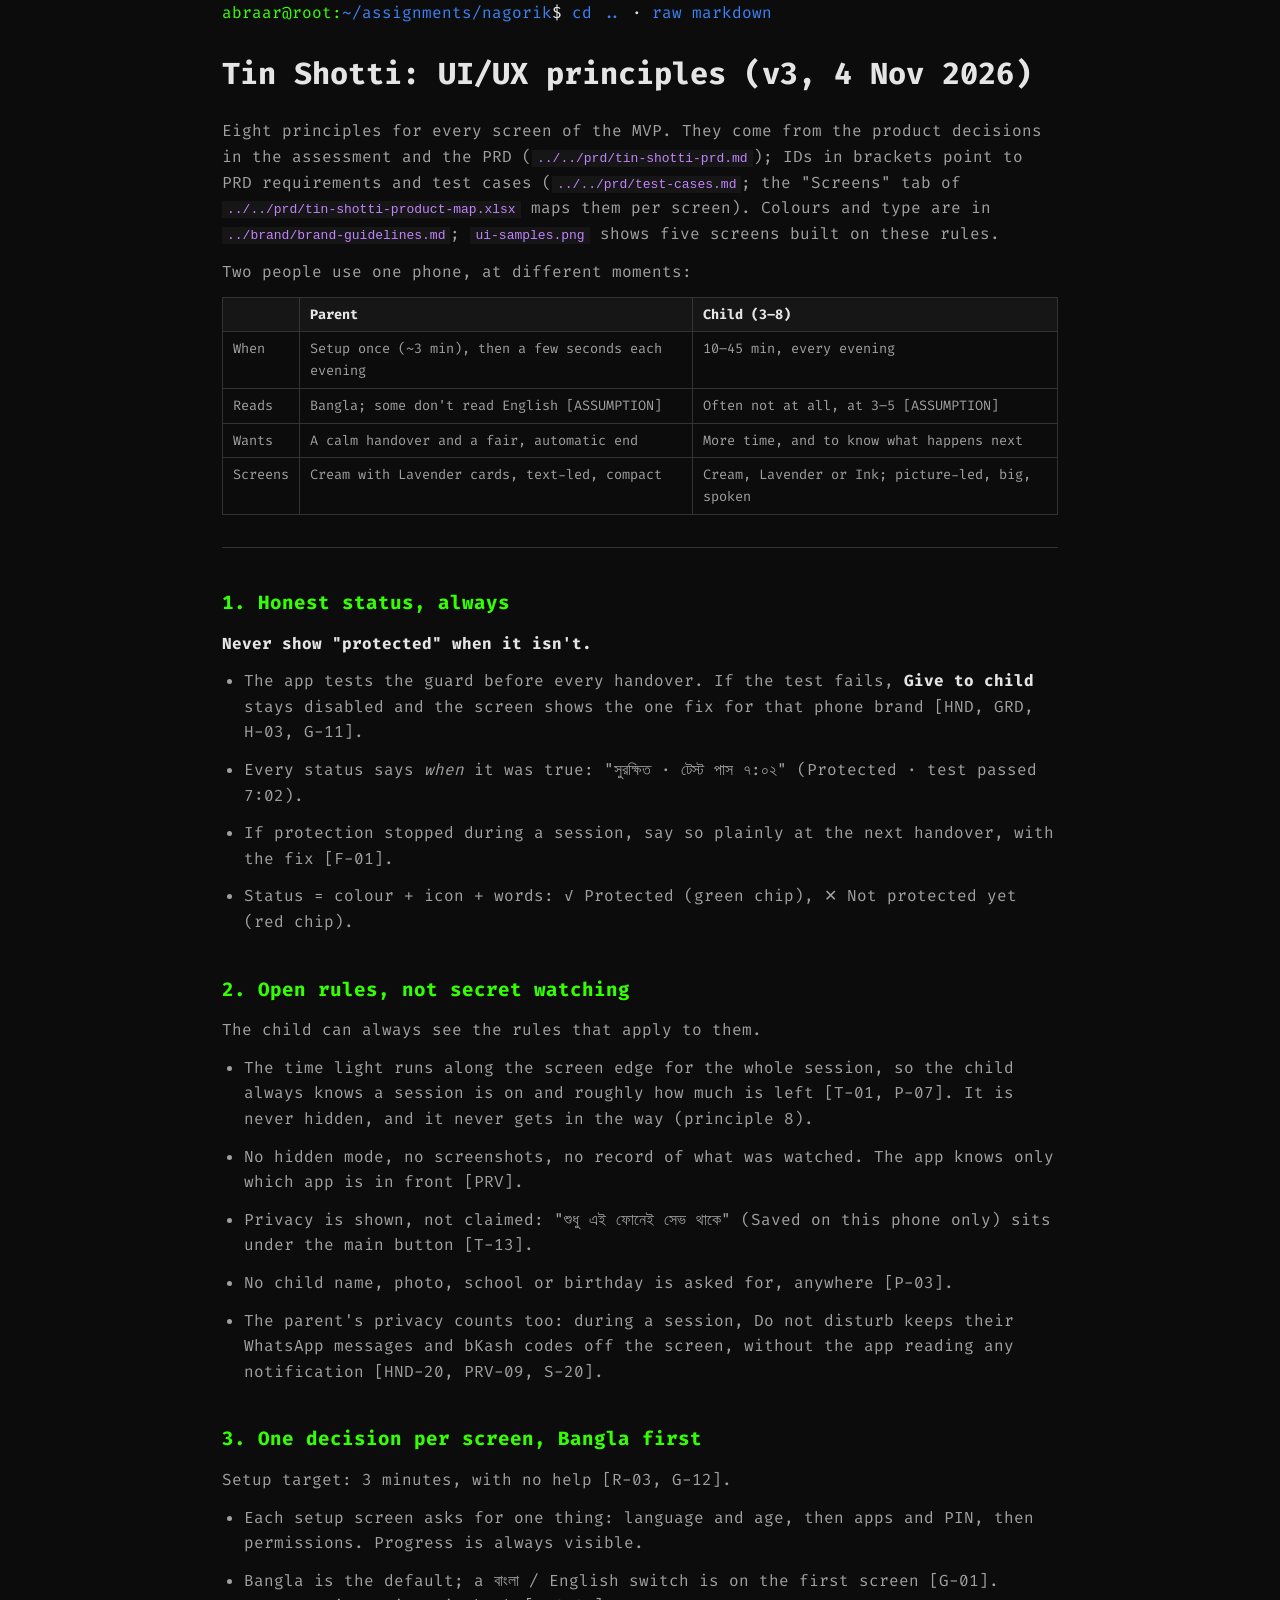
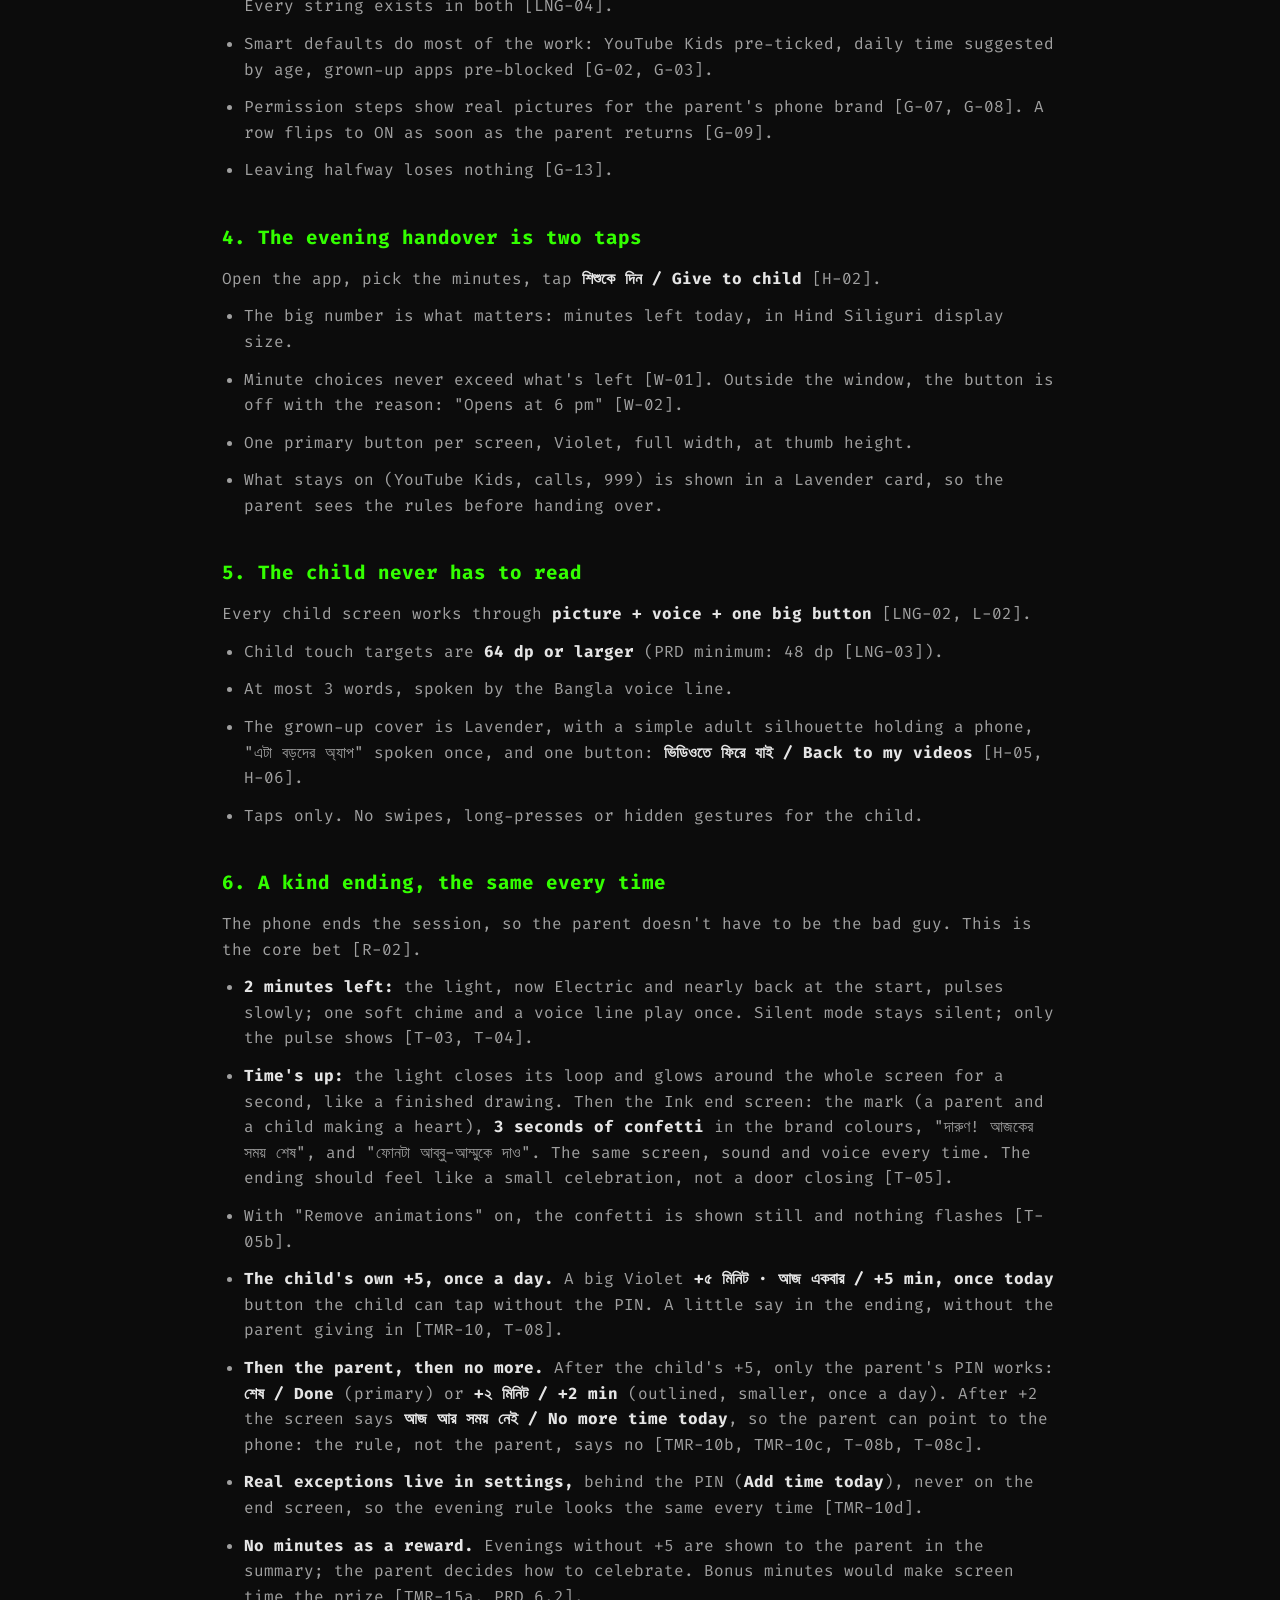
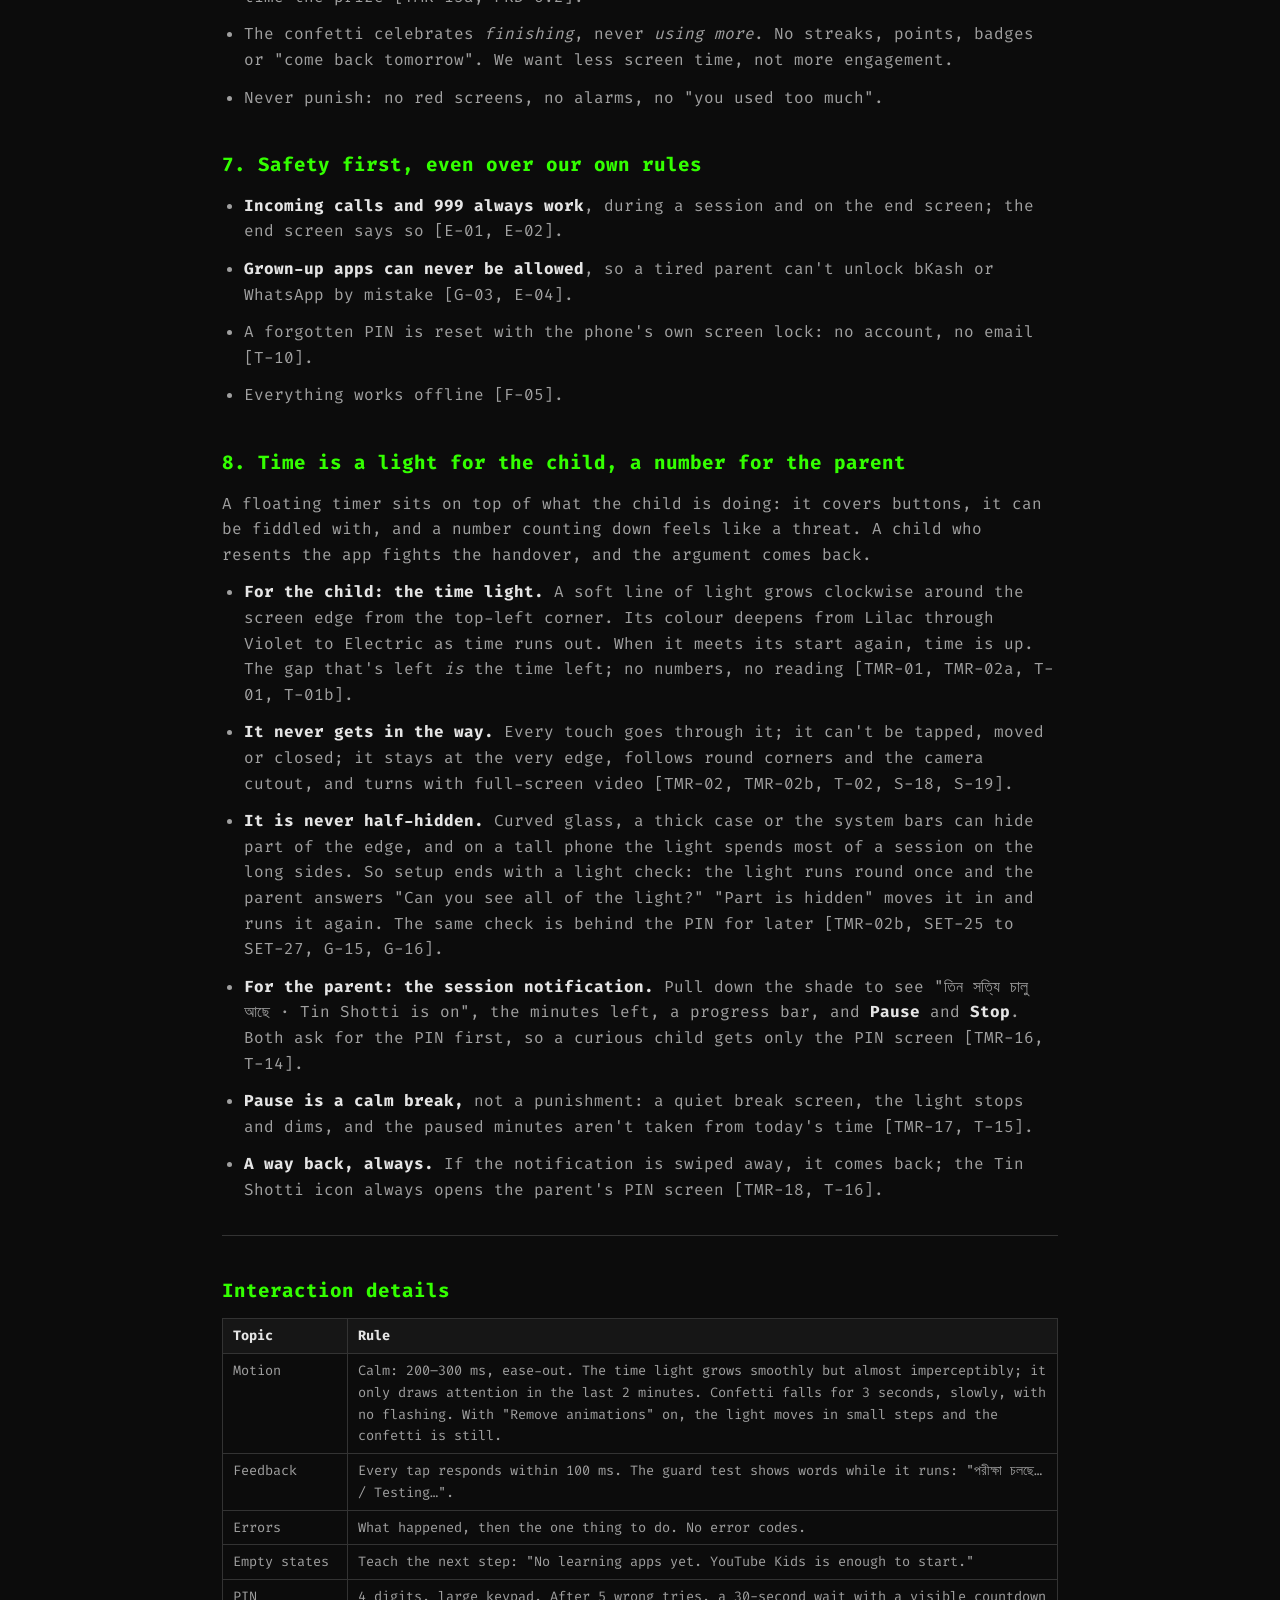
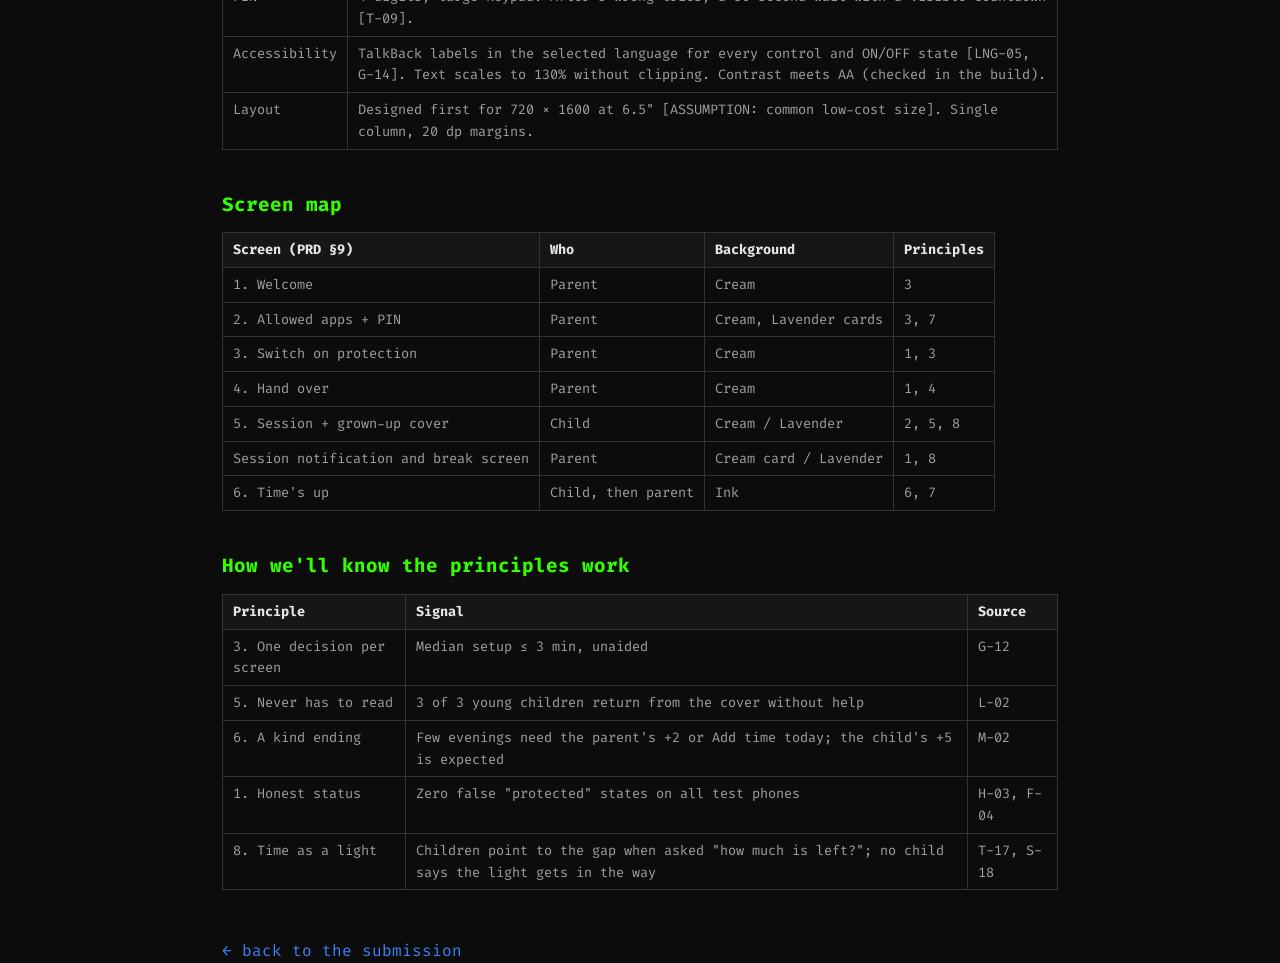
<file: assignment/nagorik/ui-ux-principles/index.html>
<!DOCTYPE html>
<html lang="en">
<head>
  <meta charset="UTF-8">
  <meta name="viewport" content="width=device-width, initial-scale=1.0">
  <meta name="robots" content="noindex, nofollow">
  <title>Tin Shotti: UI/UX principles (v3, 4 Nov 2026)</title>
  <link rel="stylesheet" href="../../../styles.css">
  <link rel="icon" type="image/png" href="../../../assets/logo.png">
  <style>
    main { padding: 40px 0 80px; max-width: 960px; }
    .crumbs a { color: var(--accent-blue); }
    .doc { margin-top: 24px; }
    .doc h1 { font-size: clamp(1.3rem, 4vw, 1.9rem); margin: 0 0 20px; }
    .doc h2 { color: var(--accent-green); font-size: 1.2rem; margin: 40px 0 12px; }
    .doc h3, .doc h4 { color: var(--text-primary); font-size: 1rem; margin: 28px 0 10px; }
    .doc p, .doc li { color: var(--text-secondary); margin-bottom: 12px; }
    .doc ul, .doc ol { padding-left: 1.4em; margin-bottom: 12px; }
    .doc a { color: var(--accent-blue); }
    .doc strong { color: var(--text-primary); }
    .doc code { background: var(--bg-panel); padding: 1px 5px; color: var(--accent-purple); }
    .doc pre { background: var(--bg-panel); padding: 12px; overflow-x: auto; margin-bottom: 16px; }
    .doc pre code { padding: 0; }
    .doc blockquote { border-left: 3px solid var(--accent-green); padding-left: 14px; margin: 0 0 16px; }
    .doc hr { border: 0; border-top: 1px solid #333; margin: 32px 0; }
    /* block + overflow so wide tables scroll on phones instead of widening the page */
    .doc table { display: block; overflow-x: auto; border-collapse: collapse; font-size: .85rem; margin-bottom: 20px; }
    .doc th, .doc td { border: 1px solid #333; padding: 6px 10px; text-align: left; vertical-align: top; color: var(--text-secondary); }
    .doc th { background: var(--bg-panel); color: var(--text-primary); }
  </style>
</head>
<body>
<main class="container">
  <p class="crumbs"><span class="logo-prompt">abraar@root:</span><span class="logo-dir">~/assignments/nagorik</span>$ <a href="../">cd ..</a> · <a href="../docs/ui-ux-principles.md">raw markdown</a></p>
  <article class="doc">
<h1 id="tin-shotti-uiux-principles-v3-4-nov-2026">Tin Shotti: UI/UX
principles (v3, 4 Nov 2026)</h1>
<p>Eight principles for every screen of the MVP. They come from the
product decisions in the assessment and the PRD
(<code>../../prd/tin-shotti-prd.md</code>); IDs in brackets point to PRD
requirements and test cases (<code>../../prd/test-cases.md</code>; the
"Screens" tab of <code>../../prd/tin-shotti-product-map.xlsx</code> maps
them per screen). Colours and type are in
<code>../brand/brand-guidelines.md</code>; <code>ui-samples.png</code>
shows five screens built on these rules.</p>
<p>Two people use one phone, at different moments:</p>
<table>
<thead>
<tr>
<th></th>
<th>Parent</th>
<th>Child (3–8)</th>
</tr>
</thead>
<tbody>
<tr>
<td>When</td>
<td>Setup once (~3 min), then a few seconds each evening</td>
<td>10–45 min, every evening</td>
</tr>
<tr>
<td>Reads</td>
<td>Bangla; some don't read English [ASSUMPTION]</td>
<td>Often not at all, at 3–5 [ASSUMPTION]</td>
</tr>
<tr>
<td>Wants</td>
<td>A calm handover and a fair, automatic end</td>
<td>More time, and to know what happens next</td>
</tr>
<tr>
<td>Screens</td>
<td>Cream with Lavender cards, text-led, compact</td>
<td>Cream, Lavender or Ink; picture-led, big, spoken</td>
</tr>
</tbody>
</table>
<hr />
<h2 id="1-honest-status-always">1. Honest status, always</h2>
<p><strong>Never show "protected" when it isn't.</strong></p>
<ul>
<li>The app tests the guard before every handover. If the test fails,
<strong>Give to child</strong> stays disabled and the screen shows the
one fix for that phone brand [HND, GRD, H-03, G-11].</li>
<li>Every status says <em>when</em> it was true: "সুরক্ষিত · টেস্ট পাস
৭:০২" (Protected · test passed 7:02).</li>
<li>If protection stopped during a session, say so plainly at the next
handover, with the fix [F-01].</li>
<li>Status = colour + icon + words: ✓ Protected (green chip), ✕ Not
protected yet (red chip).</li>
</ul>
<h2 id="2-open-rules-not-secret-watching">2. Open rules, not secret
watching</h2>
<p>The child can always see the rules that apply to them.</p>
<ul>
<li>The time light runs along the screen edge for the whole session, so
the child always knows a session is on and roughly how much is left
[T-01, P-07]. It is never hidden, and it never gets in the way
(principle 8).</li>
<li>No hidden mode, no screenshots, no record of what was watched. The
app knows only which app is in front [PRV].</li>
<li>Privacy is shown, not claimed: "শুধু এই ফোনেই সেভ থাকে" (Saved on this
phone only) sits under the main button [T-13].</li>
<li>No child name, photo, school or birthday is asked for, anywhere
[P-03].</li>
<li>The parent's privacy counts too: during a session, Do not disturb
keeps their WhatsApp messages and bKash codes off the screen, without
the app reading any notification [HND-20, PRV-09, S-20].</li>
</ul>
<h2 id="3-one-decision-per-screen-bangla-first">3. One decision per
screen, Bangla first</h2>
<p>Setup target: 3 minutes, with no help [R-03, G-12].</p>
<ul>
<li>Each setup screen asks for one thing: language and age, then apps
and PIN, then permissions. Progress is always visible.</li>
<li>Bangla is the default; a বাংলা / English switch is on the first
screen [G-01]. Every string exists in both [LNG-04].</li>
<li>Smart defaults do most of the work: YouTube Kids pre-ticked, daily
time suggested by age, grown-up apps pre-blocked [G-02, G-03].</li>
<li>Permission steps show real pictures for the parent's phone brand
[G-07, G-08]. A row flips to ON as soon as the parent returns
[G-09].</li>
<li>Leaving halfway loses nothing [G-13].</li>
</ul>
<h2 id="4-the-evening-handover-is-two-taps">4. The evening handover is
two taps</h2>
<p>Open the app, pick the minutes, tap <strong>শিশুকে দিন / Give to
child</strong> [H-02].</p>
<ul>
<li>The big number is what matters: minutes left today, in Hind Siliguri
display size.</li>
<li>Minute choices never exceed what's left [W-01]. Outside the window,
the button is off with the reason: "Opens at 6 pm" [W-02].</li>
<li>One primary button per screen, Violet, full width, at thumb
height.</li>
<li>What stays on (YouTube Kids, calls, 999) is shown in a Lavender
card, so the parent sees the rules before handing over.</li>
</ul>
<h2 id="5-the-child-never-has-to-read">5. The child never has to
read</h2>
<p>Every child screen works through <strong>picture + voice + one big
button</strong> [LNG-02, L-02].</p>
<ul>
<li>Child touch targets are <strong>64 dp or larger</strong> (PRD
minimum: 48 dp [LNG-03]).</li>
<li>At most 3 words, spoken by the Bangla voice line.</li>
<li>The grown-up cover is Lavender, with a simple adult silhouette
holding a phone, "এটা বড়দের অ্যাপ" spoken once, and one button:
<strong>ভিডিওতে ফিরে যাই / Back to my videos</strong> [H-05, H-06].</li>
<li>Taps only. No swipes, long-presses or hidden gestures for the
child.</li>
</ul>
<h2 id="6-a-kind-ending-the-same-every-time">6. A kind ending, the same
every time</h2>
<p>The phone ends the session, so the parent doesn't have to be the bad
guy. This is the core bet [R-02].</p>
<ul>
<li><strong>2 minutes left:</strong> the light, now Electric and nearly
back at the start, pulses slowly; one soft chime and a voice line play
once. Silent mode stays silent; only the pulse shows [T-03, T-04].</li>
<li><strong>Time's up:</strong> the light closes its loop and glows
around the whole screen for a second, like a finished drawing. Then the
Ink end screen: the mark (a parent and a child making a heart),
<strong>3 seconds of confetti</strong> in the brand colours, "দারুণ!
আজকের সময় শেষ", and "ফোনটা আব্বু-আম্মুকে দাও". The same screen, sound and
voice every time. The ending should feel like a small celebration, not a
door closing [T-05].</li>
<li>With "Remove animations" on, the confetti is shown still and nothing
flashes [T-05b].</li>
<li><strong>The child's own +5, once a day.</strong> A big Violet
<strong>+৫ মিনিট · আজ একবার / +5 min, once today</strong> button the
child can tap without the PIN. A little say in the ending, without the
parent giving in [TMR-10, T-08].</li>
<li><strong>Then the parent, then no more.</strong> After the child's
+5, only the parent's PIN works: <strong>শেষ / Done</strong> (primary)
or <strong>+২ মিনিট / +2 min</strong> (outlined, smaller, once a day).
After +2 the screen says <strong>আজ আর সময় নেই / No more time
today</strong>, so the parent can point to the phone: the rule, not the
parent, says no [TMR-10b, TMR-10c, T-08b, T-08c].</li>
<li><strong>Real exceptions live in settings,</strong> behind the PIN
(<strong>Add time today</strong>), never on the end screen, so the
evening rule looks the same every time [TMR-10d].</li>
<li><strong>No minutes as a reward.</strong> Evenings without +5 are
shown to the parent in the summary; the parent decides how to celebrate.
Bonus minutes would make screen time the prize [TMR-15a, PRD 6.2].</li>
<li>The confetti celebrates <em>finishing</em>, never <em>using
more</em>. No streaks, points, badges or "come back tomorrow". We want
less screen time, not more engagement.</li>
<li>Never punish: no red screens, no alarms, no "you used too
much".</li>
</ul>
<h2 id="7-safety-first-even-over-our-own-rules">7. Safety first, even
over our own rules</h2>
<ul>
<li><strong>Incoming calls and 999 always work</strong>, during a
session and on the end screen; the end screen says so [E-01, E-02].</li>
<li><strong>Grown-up apps can never be allowed</strong>, so a tired
parent can't unlock bKash or WhatsApp by mistake [G-03, E-04].</li>
<li>A forgotten PIN is reset with the phone's own screen lock: no
account, no email [T-10].</li>
<li>Everything works offline [F-05].</li>
</ul>
<h2 id="8-time-is-a-light-for-the-child-a-number-for-the-parent">8. Time
is a light for the child, a number for the parent</h2>
<p>A floating timer sits on top of what the child is doing: it covers
buttons, it can be fiddled with, and a number counting down feels like a
threat. A child who resents the app fights the handover, and the
argument comes back.</p>
<ul>
<li><strong>For the child: the time light.</strong> A soft line of light
grows clockwise around the screen edge from the top-left corner. Its
colour deepens from Lilac through Violet to Electric as time runs out.
When it meets its start again, time is up. The gap that's left
<em>is</em> the time left; no numbers, no reading [TMR-01, TMR-02a,
T-01, T-01b].</li>
<li><strong>It never gets in the way.</strong> Every touch goes through
it; it can't be tapped, moved or closed; it stays at the very edge,
follows round corners and the camera cutout, and turns with full-screen
video [TMR-02, TMR-02b, T-02, S-18, S-19].</li>
<li><strong>It is never half-hidden.</strong> Curved glass, a thick case
or the system bars can hide part of the edge, and on a tall phone the
light spends most of a session on the long sides. So setup ends with a
light check: the light runs round once and the parent answers "Can you
see all of the light?" "Part is hidden" moves it in and runs it again.
The same check is behind the PIN for later [TMR-02b, SET-25 to SET-27,
G-15, G-16].</li>
<li><strong>For the parent: the session notification.</strong> Pull down
the shade to see "তিন সত্যি চালু আছে · Tin Shotti is on", the minutes
left, a progress bar, and <strong>Pause</strong> and
<strong>Stop</strong>. Both ask for the PIN first, so a curious child
gets only the PIN screen [TMR-16, T-14].</li>
<li><strong>Pause is a calm break,</strong> not a punishment: a quiet
break screen, the light stops and dims, and the paused minutes aren't
taken from today's time [TMR-17, T-15].</li>
<li><strong>A way back, always.</strong> If the notification is swiped
away, it comes back; the Tin Shotti icon always opens the parent's PIN
screen [TMR-18, T-16].</li>
</ul>
<hr />
<h2 id="interaction-details">Interaction details</h2>
<table>
<thead>
<tr>
<th>Topic</th>
<th>Rule</th>
</tr>
</thead>
<tbody>
<tr>
<td>Motion</td>
<td>Calm: 200–300 ms, ease-out. The time light grows smoothly but almost
imperceptibly; it only draws attention in the last 2 minutes. Confetti
falls for 3 seconds, slowly, with no flashing. With "Remove animations"
on, the light moves in small steps and the confetti is still.</td>
</tr>
<tr>
<td>Feedback</td>
<td>Every tap responds within 100 ms. The guard test shows words while
it runs: "পরীক্ষা চলছে… / Testing…".</td>
</tr>
<tr>
<td>Errors</td>
<td>What happened, then the one thing to do. No error codes.</td>
</tr>
<tr>
<td>Empty states</td>
<td>Teach the next step: "No learning apps yet. YouTube Kids is enough
to start."</td>
</tr>
<tr>
<td>PIN</td>
<td>4 digits, large keypad. After 5 wrong tries, a 30-second wait with a
visible countdown [T-09].</td>
</tr>
<tr>
<td>Accessibility</td>
<td>TalkBack labels in the selected language for every control and
ON/OFF state [LNG-05, G-14]. Text scales to 130% without clipping.
Contrast meets AA (checked in the build).</td>
</tr>
<tr>
<td>Layout</td>
<td>Designed first for 720 × 1600 at 6.5" [ASSUMPTION: common low-cost
size]. Single column, 20 dp margins.</td>
</tr>
</tbody>
</table>
<h2 id="screen-map">Screen map</h2>
<table>
<thead>
<tr>
<th>Screen (PRD §9)</th>
<th>Who</th>
<th>Background</th>
<th>Principles</th>
</tr>
</thead>
<tbody>
<tr>
<td>1. Welcome</td>
<td>Parent</td>
<td>Cream</td>
<td>3</td>
</tr>
<tr>
<td>2. Allowed apps + PIN</td>
<td>Parent</td>
<td>Cream, Lavender cards</td>
<td>3, 7</td>
</tr>
<tr>
<td>3. Switch on protection</td>
<td>Parent</td>
<td>Cream</td>
<td>1, 3</td>
</tr>
<tr>
<td>4. Hand over</td>
<td>Parent</td>
<td>Cream</td>
<td>1, 4</td>
</tr>
<tr>
<td>5. Session + grown-up cover</td>
<td>Child</td>
<td>Cream / Lavender</td>
<td>2, 5, 8</td>
</tr>
<tr>
<td>Session notification and break screen</td>
<td>Parent</td>
<td>Cream card / Lavender</td>
<td>1, 8</td>
</tr>
<tr>
<td>6. Time's up</td>
<td>Child, then parent</td>
<td>Ink</td>
<td>6, 7</td>
</tr>
</tbody>
</table>
<h2 id="how-well-know-the-principles-work">How we'll know the principles
work</h2>
<table>
<thead>
<tr>
<th>Principle</th>
<th>Signal</th>
<th>Source</th>
</tr>
</thead>
<tbody>
<tr>
<td>3. One decision per screen</td>
<td>Median setup ≤ 3 min, unaided</td>
<td>G-12</td>
</tr>
<tr>
<td>5. Never has to read</td>
<td>3 of 3 young children return from the cover without help</td>
<td>L-02</td>
</tr>
<tr>
<td>6. A kind ending</td>
<td>Few evenings need the parent's +2 or Add time today; the child's +5
is expected</td>
<td>M-02</td>
</tr>
<tr>
<td>1. Honest status</td>
<td>Zero false "protected" states on all test phones</td>
<td>H-03, F-04</td>
</tr>
<tr>
<td>8. Time as a light</td>
<td>Children point to the gap when asked "how much is left?"; no child
says the light gets in the way</td>
<td>T-17, S-18</td>
</tr>
</tbody>
</table>
  </article>
  <p style="margin-top:48px"><a href="../">← back to the submission</a></p>
</main>
</body>
</html>
</file>
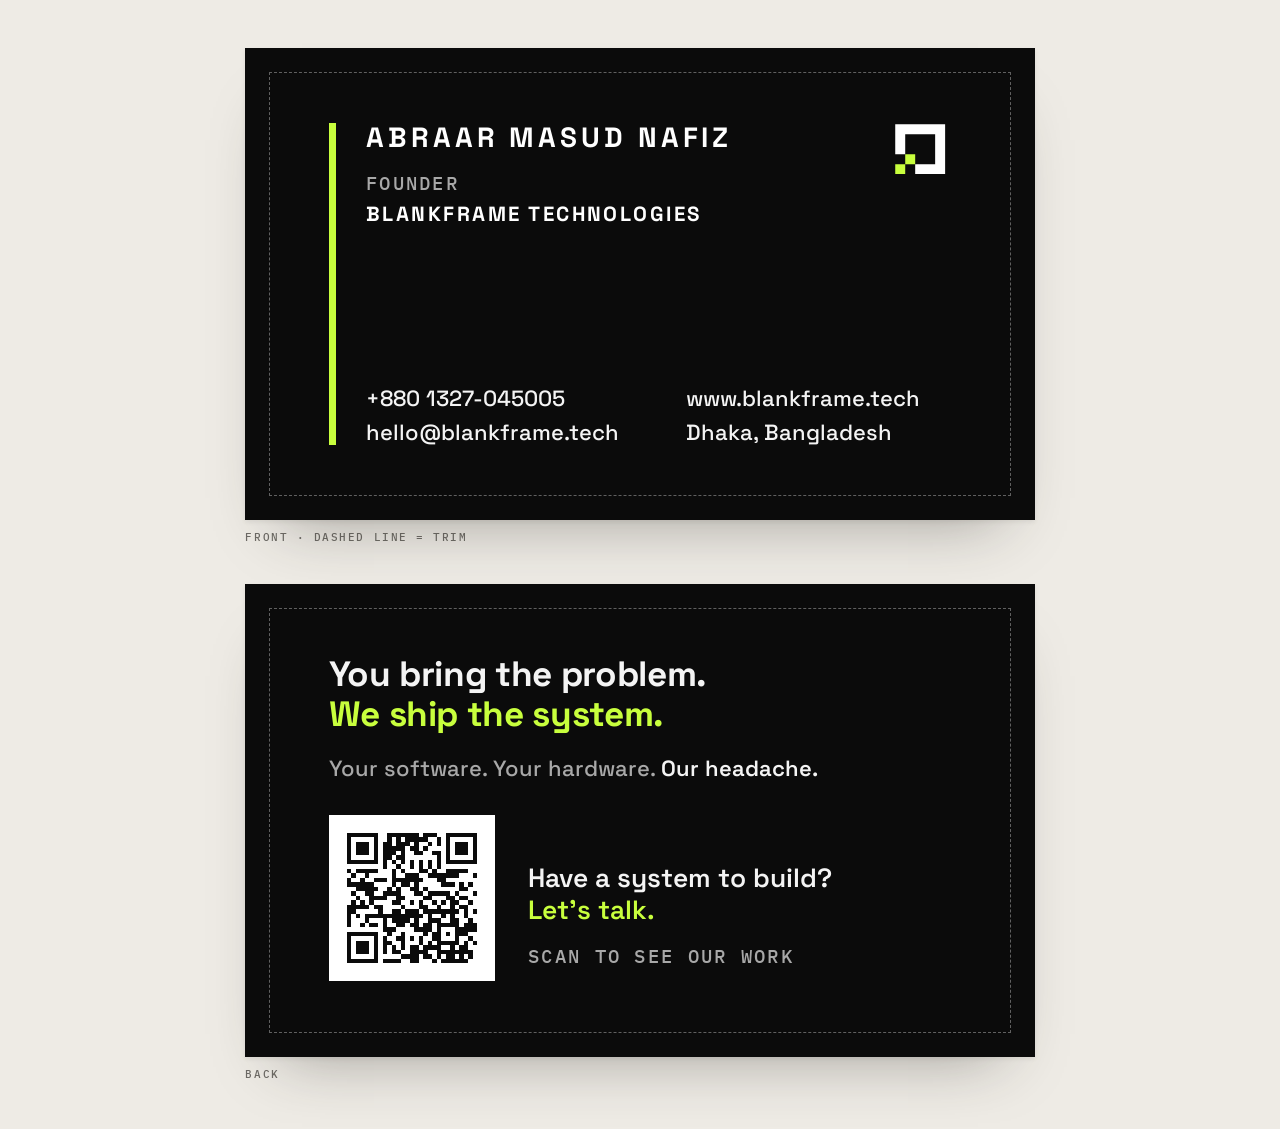
<file: Visitng_Cards/BlankFrame Visiting Card FOUNDER v4 PRINT.html>
<!DOCTYPE html>
<html lang="en"><head><meta charset="utf-8"><meta name="viewport" content="width=device-width, initial-scale=1">
<title>BlankFrame Founder Card v4</title>
<!--
  PRINT SPEC (send the PDF next to this file, not the HTML)
  Trim 3.5 x 2 in (88.9 x 50.8 mm) · 3 mm bleed all sides (page 94.9 x 56.8 mm) · square corners
  Page 1 = front, page 2 = back · all text sits >= 6 mm inside trim
  Lime #C8FF3D is outside CMYK: ask for a Pantone 375 C / 389 C swatch proof, or approve a CMYK proof first
  Background #0B0B0B: print as rich black C60 M40 Y40 K100, not plain K
-->
<!-- fonts embedded as static weights so the PDF keeps bold and the file works offline (Space Grotesk / IBM Plex Mono, OFL, via Fontsource 5.3.0) -->
<style>
@font-face{font-family:'Space Grotesk';font-weight:500;font-style:normal;src:url([data-uri]) format('woff2')}
@font-face{font-family:'Space Grotesk';font-weight:600;font-style:normal;src:url([data-uri]) format('woff2')}
@font-face{font-family:'Space Grotesk';font-weight:700;font-style:normal;src:url([data-uri]) format('woff2')}
@font-face{font-family:'IBM Plex Mono';font-weight:500;font-style:normal;src:url([data-uri]) format('woff2')}
</style>
<style>
:root{--noir:#0B0B0B;--lime:#C8FF3D;--grey:#A8A8A8;--white:#F4F4F4;--bg:#EEEBE5}
*{margin:0;padding:0;box-sizing:border-box}
@page{size:94.9mm 56.8mm;margin:0}
html{-webkit-print-color-adjust:exact;print-color-adjust:exact}
body{font-family:'Space Grotesk',sans-serif;color:var(--white)}
.card{width:94.9mm;height:56.8mm;position:relative;overflow:hidden;background:var(--noir);break-after:page}
.card:last-of-type{break-after:auto}
.abs{position:absolute}
.mono{font:500 6.5pt/1.5 'IBM Plex Mono',monospace;letter-spacing:.12em;text-transform:uppercase;color:var(--grey)}
.lime{color:var(--lime)}
/* front */
.bar{left:10mm;top:9mm;bottom:9mm;width:.9mm;background:var(--lime)}
.nm{left:14.5mm;top:8.6mm;font-weight:700;font-size:9.5pt;letter-spacing:.14em;color:#fff;white-space:nowrap}
.rl{left:14.5mm;top:14.6mm}
.co{font-weight:700;font-size:7pt;letter-spacing:.12em;color:#fff;margin-top:.4mm}
.logo{right:10mm;top:8.4mm;width:7.5mm;height:7.5mm;color:#fff;--acc:var(--lime)}
.ct{bottom:8.6mm;font-weight:500;font-size:7.5pt;line-height:1.55;white-space:nowrap}
/* back */
.hd{left:10mm;top:8.4mm;font-weight:700;font-size:12pt;line-height:1.12;letter-spacing:-.01em}
.sub{left:10mm;top:20.4mm;font-weight:500;font-size:7.5pt;color:var(--grey)}
.sub b{font-weight:600;color:var(--white)}
.qr{left:10mm;bottom:9mm;width:20mm;height:20mm}
.qr svg{display:block;width:100%;height:100%}
.cta{left:34mm;bottom:15.6mm;font-weight:600;font-size:9pt;line-height:1.2}
.scan{left:34mm;bottom:10.4mm}
/* screen preview only: enlarged, with dashed trim line */
@media screen{
  body{background:var(--bg);padding:48px 24px;display:flex;gap:40px;flex-wrap:wrap;justify-content:center;align-items:flex-start}
  .side{display:flex;flex-direction:column;gap:10px}
  .card{zoom:2.2;box-shadow:0 1px 2px rgba(43,40,35,.08),0 16px 28px -16px rgba(43,40,35,.4)}
  .trim{inset:3mm;outline:.2mm dashed rgba(255,255,255,.35);pointer-events:none}
  .lbl{font:500 11px 'IBM Plex Mono',monospace;letter-spacing:.14em;text-transform:uppercase;color:#6E6B66}
}
@media print{.trim,.lbl{display:none}.side{display:contents}}
</style></head><body>
<svg width="0" height="0" style="position:absolute" aria-hidden="true"><symbol id="s-px" viewBox="0 0 100 100"><path fill="currentColor" d="M10 10H90V90H42V74H74V26H26V58H10Z"/><path fill="var(--acc,currentColor)" d="M26 58h16v16H26zM10 74h16v16H10z"/></symbol></svg>

<div class="side"><div class="card front">
  <div class="abs bar"></div>
  <div class="abs nm">ABRAAR MASUD NAFIZ</div>
  <div class="abs rl"><div class="mono">Founder</div><div class="co">BLANKFRAME TECHNOLOGIES</div></div>
  <svg class="abs logo" role="img" aria-label="BlankFrame logo"><use href="#s-px"/></svg>
  <div class="abs ct" style="left:14.5mm">+880 1327-045005<br>hello@blankframe.tech</div>
  <div class="abs ct" style="left:53mm">www.blankframe.tech<br>Dhaka, Bangladesh</div>
  <div class="abs trim"></div>
</div><span class="lbl">Front · dashed line = trim</span></div>

<div class="side"><div class="card back">
  <div class="abs hd">You bring the problem.<br><span class="lime">We ship the system.</span></div>
  <div class="abs sub">Your software. Your hardware. <b>Our headache.</b></div>
  <div class="abs qr" role="img" aria-label="QR code: www.blankframe.tech"><svg viewBox="-4 -4 37 37" shape-rendering="crispEdges"><rect x="-4" y="-4" width="37" height="37" fill="#fff"/><path fill="#0B0B0B" d="M0 0h1v1h-1zM1 0h1v1h-1zM2 0h1v1h-1zM3 0h1v1h-1zM4 0h1v1h-1zM5 0h1v1h-1zM6 0h1v1h-1zM9 0h1v1h-1zM10 0h1v1h-1zM11 0h1v1h-1zM12 0h1v1h-1zM13 0h1v1h-1zM14 0h1v1h-1zM15 0h1v1h-1zM17 0h1v1h-1zM18 0h1v1h-1zM19 0h1v1h-1zM22 0h1v1h-1zM23 0h1v1h-1zM24 0h1v1h-1zM25 0h1v1h-1zM26 0h1v1h-1zM27 0h1v1h-1zM28 0h1v1h-1zM0 1h1v1h-1zM6 1h1v1h-1zM9 1h1v1h-1zM11 1h1v1h-1zM13 1h1v1h-1zM14 1h1v1h-1zM15 1h1v1h-1zM16 1h1v1h-1zM17 1h1v1h-1zM20 1h1v1h-1zM22 1h1v1h-1zM28 1h1v1h-1zM0 2h1v1h-1zM2 2h1v1h-1zM3 2h1v1h-1zM4 2h1v1h-1zM6 2h1v1h-1zM8 2h1v1h-1zM9 2h1v1h-1zM11 2h1v1h-1zM12 2h1v1h-1zM13 2h1v1h-1zM15 2h1v1h-1zM18 2h1v1h-1zM20 2h1v1h-1zM22 2h1v1h-1zM24 2h1v1h-1zM25 2h1v1h-1zM26 2h1v1h-1zM28 2h1v1h-1zM0 3h1v1h-1zM2 3h1v1h-1zM3 3h1v1h-1zM4 3h1v1h-1zM6 3h1v1h-1zM8 3h1v1h-1zM9 3h1v1h-1zM10 3h1v1h-1zM11 3h1v1h-1zM12 3h1v1h-1zM14 3h1v1h-1zM15 3h1v1h-1zM17 3h1v1h-1zM22 3h1v1h-1zM24 3h1v1h-1zM25 3h1v1h-1zM26 3h1v1h-1zM28 3h1v1h-1zM0 4h1v1h-1zM2 4h1v1h-1zM3 4h1v1h-1zM4 4h1v1h-1zM6 4h1v1h-1zM8 4h1v1h-1zM9 4h1v1h-1zM10 4h1v1h-1zM12 4h1v1h-1zM15 4h1v1h-1zM16 4h1v1h-1zM19 4h1v1h-1zM20 4h1v1h-1zM22 4h1v1h-1zM24 4h1v1h-1zM25 4h1v1h-1zM26 4h1v1h-1zM28 4h1v1h-1zM0 5h1v1h-1zM6 5h1v1h-1zM8 5h1v1h-1zM9 5h1v1h-1zM11 5h1v1h-1zM12 5h1v1h-1zM20 5h1v1h-1zM22 5h1v1h-1zM28 5h1v1h-1zM0 6h1v1h-1zM1 6h1v1h-1zM2 6h1v1h-1zM3 6h1v1h-1zM4 6h1v1h-1zM5 6h1v1h-1zM6 6h1v1h-1zM8 6h1v1h-1zM10 6h1v1h-1zM12 6h1v1h-1zM14 6h1v1h-1zM16 6h1v1h-1zM18 6h1v1h-1zM20 6h1v1h-1zM22 6h1v1h-1zM23 6h1v1h-1zM24 6h1v1h-1zM25 6h1v1h-1zM26 6h1v1h-1zM27 6h1v1h-1zM28 6h1v1h-1zM8 7h1v1h-1zM11 7h1v1h-1zM14 7h1v1h-1zM16 7h1v1h-1zM18 7h1v1h-1zM20 7h1v1h-1zM0 8h1v1h-1zM2 8h1v1h-1zM3 8h1v1h-1zM4 8h1v1h-1zM5 8h1v1h-1zM6 8h1v1h-1zM10 8h1v1h-1zM12 8h1v1h-1zM16 8h1v1h-1zM17 8h1v1h-1zM19 8h1v1h-1zM22 8h1v1h-1zM23 8h1v1h-1zM24 8h1v1h-1zM25 8h1v1h-1zM26 8h1v1h-1zM1 9h1v1h-1zM4 9h1v1h-1zM10 9h1v1h-1zM13 9h1v1h-1zM14 9h1v1h-1zM15 9h1v1h-1zM18 9h1v1h-1zM19 9h1v1h-1zM20 9h1v1h-1zM21 9h1v1h-1zM22 9h1v1h-1zM23 9h1v1h-1zM24 9h1v1h-1zM28 9h1v1h-1zM0 10h1v1h-1zM3 10h1v1h-1zM6 10h1v1h-1zM7 10h1v1h-1zM8 10h1v1h-1zM10 10h1v1h-1zM11 10h1v1h-1zM12 10h1v1h-1zM13 10h1v1h-1zM14 10h1v1h-1zM15 10h1v1h-1zM16 10h1v1h-1zM20 10h1v1h-1zM21 10h1v1h-1zM0 11h1v1h-1zM1 11h1v1h-1zM2 11h1v1h-1zM3 11h1v1h-1zM4 11h1v1h-1zM5 11h1v1h-1zM10 11h1v1h-1zM12 11h1v1h-1zM13 11h1v1h-1zM15 11h1v1h-1zM21 11h1v1h-1zM22 11h1v1h-1zM23 11h1v1h-1zM25 11h1v1h-1zM27 11h1v1h-1zM2 12h1v1h-1zM3 12h1v1h-1zM4 12h1v1h-1zM5 12h1v1h-1zM6 12h1v1h-1zM9 12h1v1h-1zM11 12h1v1h-1zM14 12h1v1h-1zM15 12h1v1h-1zM17 12h1v1h-1zM25 12h1v1h-1zM26 12h1v1h-1zM1 13h1v1h-1zM4 13h1v1h-1zM5 13h1v1h-1zM8 13h1v1h-1zM9 13h1v1h-1zM10 13h1v1h-1zM11 13h1v1h-1zM15 13h1v1h-1zM16 13h1v1h-1zM18 13h1v1h-1zM19 13h1v1h-1zM20 13h1v1h-1zM21 13h1v1h-1zM22 13h1v1h-1zM24 13h1v1h-1zM28 13h1v1h-1zM2 14h1v1h-1zM5 14h1v1h-1zM6 14h1v1h-1zM7 14h1v1h-1zM8 14h1v1h-1zM11 14h1v1h-1zM12 14h1v1h-1zM17 14h1v1h-1zM18 14h1v1h-1zM22 14h1v1h-1zM23 14h1v1h-1zM25 14h1v1h-1zM26 14h1v1h-1zM1 15h1v1h-1zM3 15h1v1h-1zM5 15h1v1h-1zM10 15h1v1h-1zM11 15h1v1h-1zM14 15h1v1h-1zM16 15h1v1h-1zM19 15h1v1h-1zM21 15h1v1h-1zM23 15h1v1h-1zM24 15h1v1h-1zM27 15h1v1h-1zM0 16h1v1h-1zM1 16h1v1h-1zM2 16h1v1h-1zM3 16h1v1h-1zM4 16h1v1h-1zM6 16h1v1h-1zM7 16h1v1h-1zM12 16h1v1h-1zM16 16h1v1h-1zM17 16h1v1h-1zM20 16h1v1h-1zM23 16h1v1h-1zM25 16h1v1h-1zM26 16h1v1h-1zM0 17h1v1h-1zM1 17h1v1h-1zM7 17h1v1h-1zM10 17h1v1h-1zM11 17h1v1h-1zM13 17h1v1h-1zM14 17h1v1h-1zM15 17h1v1h-1zM17 17h1v1h-1zM18 17h1v1h-1zM19 17h1v1h-1zM20 17h1v1h-1zM21 17h1v1h-1zM22 17h1v1h-1zM23 17h1v1h-1zM24 17h1v1h-1zM26 17h1v1h-1zM28 17h1v1h-1zM0 18h1v1h-1zM2 18h1v1h-1zM4 18h1v1h-1zM5 18h1v1h-1zM6 18h1v1h-1zM7 18h1v1h-1zM8 18h1v1h-1zM9 18h1v1h-1zM10 18h1v1h-1zM11 18h1v1h-1zM12 18h1v1h-1zM13 18h1v1h-1zM14 18h1v1h-1zM15 18h1v1h-1zM16 18h1v1h-1zM18 18h1v1h-1zM21 18h1v1h-1zM23 18h1v1h-1zM26 18h1v1h-1zM0 19h1v1h-1zM4 19h1v1h-1zM8 19h1v1h-1zM10 19h1v1h-1zM11 19h1v1h-1zM12 19h1v1h-1zM13 19h1v1h-1zM15 19h1v1h-1zM18 19h1v1h-1zM19 19h1v1h-1zM20 19h1v1h-1zM23 19h1v1h-1zM24 19h1v1h-1zM27 19h1v1h-1zM0 20h1v1h-1zM3 20h1v1h-1zM5 20h1v1h-1zM6 20h1v1h-1zM8 20h1v1h-1zM11 20h1v1h-1zM12 20h1v1h-1zM14 20h1v1h-1zM15 20h1v1h-1zM17 20h1v1h-1zM18 20h1v1h-1zM20 20h1v1h-1zM21 20h1v1h-1zM22 20h1v1h-1zM23 20h1v1h-1zM24 20h1v1h-1zM26 20h1v1h-1zM27 20h1v1h-1zM28 20h1v1h-1zM8 21h1v1h-1zM9 21h1v1h-1zM10 21h1v1h-1zM15 21h1v1h-1zM16 21h1v1h-1zM17 21h1v1h-1zM18 21h1v1h-1zM20 21h1v1h-1zM24 21h1v1h-1zM25 21h1v1h-1zM26 21h1v1h-1zM27 21h1v1h-1zM28 21h1v1h-1zM0 22h1v1h-1zM1 22h1v1h-1zM2 22h1v1h-1zM3 22h1v1h-1zM4 22h1v1h-1zM5 22h1v1h-1zM6 22h1v1h-1zM9 22h1v1h-1zM12 22h1v1h-1zM17 22h1v1h-1zM19 22h1v1h-1zM20 22h1v1h-1zM22 22h1v1h-1zM24 22h1v1h-1zM25 22h1v1h-1zM26 22h1v1h-1zM0 23h1v1h-1zM6 23h1v1h-1zM8 23h1v1h-1zM11 23h1v1h-1zM12 23h1v1h-1zM14 23h1v1h-1zM16 23h1v1h-1zM19 23h1v1h-1zM20 23h1v1h-1zM24 23h1v1h-1zM27 23h1v1h-1zM0 24h1v1h-1zM2 24h1v1h-1zM3 24h1v1h-1zM4 24h1v1h-1zM6 24h1v1h-1zM8 24h1v1h-1zM9 24h1v1h-1zM12 24h1v1h-1zM16 24h1v1h-1zM18 24h1v1h-1zM20 24h1v1h-1zM21 24h1v1h-1zM22 24h1v1h-1zM23 24h1v1h-1zM24 24h1v1h-1zM26 24h1v1h-1zM28 24h1v1h-1zM0 25h1v1h-1zM2 25h1v1h-1zM3 25h1v1h-1zM4 25h1v1h-1zM6 25h1v1h-1zM8 25h1v1h-1zM10 25h1v1h-1zM12 25h1v1h-1zM14 25h1v1h-1zM15 25h1v1h-1zM17 25h1v1h-1zM18 25h1v1h-1zM19 25h1v1h-1zM20 25h1v1h-1zM23 25h1v1h-1zM25 25h1v1h-1zM26 25h1v1h-1zM0 26h1v1h-1zM2 26h1v1h-1zM3 26h1v1h-1zM4 26h1v1h-1zM6 26h1v1h-1zM8 26h1v1h-1zM10 26h1v1h-1zM11 26h1v1h-1zM14 26h1v1h-1zM15 26h1v1h-1zM16 26h1v1h-1zM17 26h1v1h-1zM20 26h1v1h-1zM21 26h1v1h-1zM22 26h1v1h-1zM23 26h1v1h-1zM24 26h1v1h-1zM25 26h1v1h-1zM26 26h1v1h-1zM27 26h1v1h-1zM0 27h1v1h-1zM6 27h1v1h-1zM12 27h1v1h-1zM13 27h1v1h-1zM14 27h1v1h-1zM15 27h1v1h-1zM17 27h1v1h-1zM18 27h1v1h-1zM20 27h1v1h-1zM22 27h1v1h-1zM23 27h1v1h-1zM25 27h1v1h-1zM27 27h1v1h-1zM0 28h1v1h-1zM1 28h1v1h-1zM2 28h1v1h-1zM3 28h1v1h-1zM4 28h1v1h-1zM5 28h1v1h-1zM6 28h1v1h-1zM8 28h1v1h-1zM9 28h1v1h-1zM10 28h1v1h-1zM11 28h1v1h-1zM14 28h1v1h-1zM15 28h1v1h-1zM19 28h1v1h-1zM21 28h1v1h-1zM22 28h1v1h-1zM23 28h1v1h-1zM24 28h1v1h-1zM25 28h1v1h-1zM26 28h1v1h-1z"/></svg></div>
  <div class="abs cta">Have a system to build?<br><span class="lime">Let’s talk.</span></div>
  <div class="abs mono scan">Scan to see our work</div>
  <div class="abs trim"></div>
</div><span class="lbl">Back</span></div>
</body></html>
</file>
<file: styles.css>
@import url('https://fonts.googleapis.com/css2?family=Fira+Code:wght@400;500;700&display=swap');

:root {
  --bg-color: #0c0c0c;
  --bg-panel: #161616;
  --text-primary: #e5e5e5;
  --text-secondary: #a0a0a0;
  
  --accent-green: #33ff00;
  --accent-blue: #3b82f6;
  --accent-purple: #c084fc;
  
  --font-mono: 'Fira Code', monospace;
  
  --nav-height: 70px;
}

* {
  margin: 0;
  padding: 0;
  box-sizing: border-box;
}

html {
  scroll-behavior: smooth;
  scroll-padding-top: var(--nav-height);
}

body {
  font-family: var(--font-mono);
  background-color: var(--bg-color);
  color: var(--text-primary);
  line-height: 1.6;
  overflow-x: hidden;
}

::-webkit-scrollbar {
  width: 8px;
}
::-webkit-scrollbar-track {
  background: var(--bg-color);
}
::-webkit-scrollbar-thumb {
  background: #333;
}
::-webkit-scrollbar-thumb:hover {
  background: var(--accent-green);
}

.mono {
  font-family: var(--font-mono);
}

.accent-green { color: var(--accent-green); }
.accent-blue { color: var(--accent-blue); }
.accent-purple { color: var(--accent-purple); }
.mt-4 { margin-top: 1rem; }
.text-left { text-align: left; }

.container {
  max-width: 900px;
  margin: 0 auto;
  padding: 0 2rem;
}

.section {
  padding: 80px 0;
  border-bottom: 1px dashed #333;
}

h1, h2, h3, h4 {
  font-weight: 700;
  margin-bottom: 1rem;
}

h2 {
  font-size: 1.8rem;
  margin-bottom: 2rem;
  color: var(--text-primary);
}

.logo-prompt { color: var(--accent-green); }
.logo-dir { color: var(--accent-blue); }

a {
  color: var(--accent-blue);
  text-decoration: none;
}
a:hover {
  text-decoration: underline;
  color: var(--accent-green);
}

/* Navigation */
nav {
  position: fixed;
  top: 0;
  width: 100%;
  height: var(--nav-height);
  background: rgba(12, 12, 12, 0.9);
  backdrop-filter: blur(5px);
  z-index: 1000;
  border-bottom: 1px solid #333;
}

.nav-container {
  display: flex;
  justify-content: space-between;
  align-items: center;
  height: 100%;
}

.logo {
  font-size: 1.2rem;
  font-weight: 700;
  color: var(--text-primary);
}

.nav-links {
  display: flex;
  gap: 1.5rem;
  list-style: none;
}

.nav-links a {
  font-size: 0.9rem;
  color: var(--text-secondary);
}

.nav-links a:hover {
  color: var(--accent-green);
  text-decoration: none;
}

.hamburger {
  display: none;
  cursor: pointer;
  background: none;
  border: none;
  color: var(--text-primary);
  font-size: 1.5rem;
}

/* Terminal Window styling */
.terminal-window {
  background: var(--bg-panel);
  border: 1px solid #333;
  border-radius: 6px;
  overflow: hidden;
  box-shadow: 0 10px 30px rgba(0,0,0,0.8);
  margin-top: 2rem;
}

.terminal-header {
  background: #222;
  padding: 0.5rem 1rem;
  display: flex;
  align-items: center;
  gap: 8px;
  border-bottom: 1px solid #333;
}

.btn-close, .btn-min, .btn-max {
  width: 12px;
  height: 12px;
  border-radius: 50%;
}
.btn-close { background: #ff5f56; }
.btn-min { background: #ffbd2e; }
.btn-max { background: #27c93f; }

.terminal-title {
  color: #888;
  font-size: 0.8rem;
  margin-left: auto;
  margin-right: auto;
}

.terminal-body {
  padding: 2rem;
}

.terminal-panel {
  background: var(--bg-panel);
  border: 1px solid #333;
  padding: 1.5rem;
  border-left: 3px solid var(--accent-green);
  margin-bottom: 1.5rem;
}

.terminal-panel p {
  margin-bottom: 1rem;
}

/* Hero Section */
.hero {
  min-height: 100vh;
  display: flex;
  align-items: center;
  padding-top: var(--nav-height);
}

.hero h1 {
  font-size: clamp(2rem, 5vw, 4rem);
  margin: 1rem 0;
  color: var(--text-primary);
}

.role-text {
  font-size: 1.2rem;
  color: var(--accent-green);
  margin: 1.5rem 0;
  min-height: 2rem;
}

.cursor {
  display: inline-block;
  width: 10px;
  background-color: var(--accent-green);
  animation: blink 1s step-end infinite;
}

@keyframes blink {
  0%, 100% { opacity: 1; }
  50% { opacity: 0; }
}

.cta-buttons {
  display: flex;
  gap: 1rem;
  margin-top: 2rem;
}

.btn {
  display: inline-flex;
  align-items: center;
  justify-content: center;
  padding: 0.5rem 1rem;
  font-size: 0.9rem;
  border-radius: 2px;
  cursor: pointer;
  transition: all 0.2s ease;
  border: 1px solid var(--accent-green);
}

.btn-primary {
  background: var(--accent-green);
  color: #000;
}
.btn-primary:hover {
  background: transparent;
  color: var(--accent-green);
}

.btn-outline {
  background: transparent;
  color: var(--accent-green);
}
.btn-outline:hover {
  background: rgba(51, 255, 0, 0.1);
}

/* About Section */
.about-content {
  display: grid;
  grid-template-columns: 1fr;
  gap: 2rem;
}

.about-image img {
  width: 150px;
  height: 150px;
  border-radius: 4px;
  border: 1px solid #333;
  filter: grayscale(100%);
}

/* Experience Timeline */
.timeline {
  position: relative;
  padding-left: 2rem;
  border-left: 1px solid #333;
}

.timeline-item {
  position: relative;
  margin-bottom: 2rem;
}

.timeline-item::before {
  content: '>';
  position: absolute;
  left: -2.8rem;
  top: 0;
  color: var(--accent-green);
  font-weight: bold;
  background: var(--bg-color);
  padding: 2px;
}

.timeline-date {
  color: var(--text-secondary);
  font-size: 0.9rem;
  margin-bottom: 0.5rem;
}

.timeline-content h3 {
  margin-bottom: 0.2rem;
}
.timeline-content h4 {
  font-size: 1rem;
  font-weight: normal;
  margin-bottom: 1rem;
}
.timeline-content ul {
  list-style: none;
  padding-left: 1rem;
}
.timeline-content ul li {
  position: relative;
  margin-bottom: 0.5rem;
  font-size: 0.95rem;
}
.timeline-content ul li::before {
  content: '-';
  position: absolute;
  left: -1rem;
  color: var(--text-secondary);
}

/* Projects Grid */
.projects-grid {
  display: grid;
  grid-template-columns: 1fr;
  gap: 1.5rem;
}

.project-card h3 {
  color: var(--text-primary);
}

/* Footer */
footer {
  padding: 2rem 0;
  text-align: center;
  color: var(--text-secondary);
  font-size: 0.9rem;
}

@media (max-width: 768px) {
  .nav-links {
    position: fixed;
    top: var(--nav-height);
    right: -100%;
    width: 100%;
    height: calc(100vh - var(--nav-height));
    background: var(--bg-color);
    flex-direction: column;
    align-items: center;
    justify-content: center;
    transition: right 0.3s ease;
  }
  
  .nav-links.active {
    right: 0;
  }
  
  .hamburger {
    display: block;
  }
}

/* Products popup (bottom-right, cookie-banner style) */
.cookie-popup {
  position: fixed;
  right: 20px;
  bottom: 20px;
  z-index: 1000;
  width: min(340px, calc(100vw - 40px));
  padding: 18px;
  background: var(--bg-panel);
  border: 1px solid var(--accent-green);
  border-radius: 8px;
  box-shadow: 0 10px 40px rgba(0, 0, 0, 0.6);
  font-size: 0.85rem;
  animation: popup-in 0.4s ease-out;
}
.cookie-popup[hidden] { display: none; }
.cookie-popup p { margin-bottom: 10px; }
.popup-actions { display: flex; gap: 8px; flex-wrap: wrap; }
.popup-btn {
  font: inherit;
  padding: 8px 12px;
  border-radius: 4px;
  border: 1px solid var(--text-secondary);
  background: transparent;
  color: var(--text-primary);
  cursor: pointer;
  text-decoration: none;
}
.popup-btn.primary { background: var(--accent-green); border-color: var(--accent-green); color: #000; font-weight: 700; }
.popup-btn:hover { opacity: 0.85; }
@keyframes popup-in { from { opacity: 0; transform: translateY(16px); } to { opacity: 1; transform: none; } }
</file>
